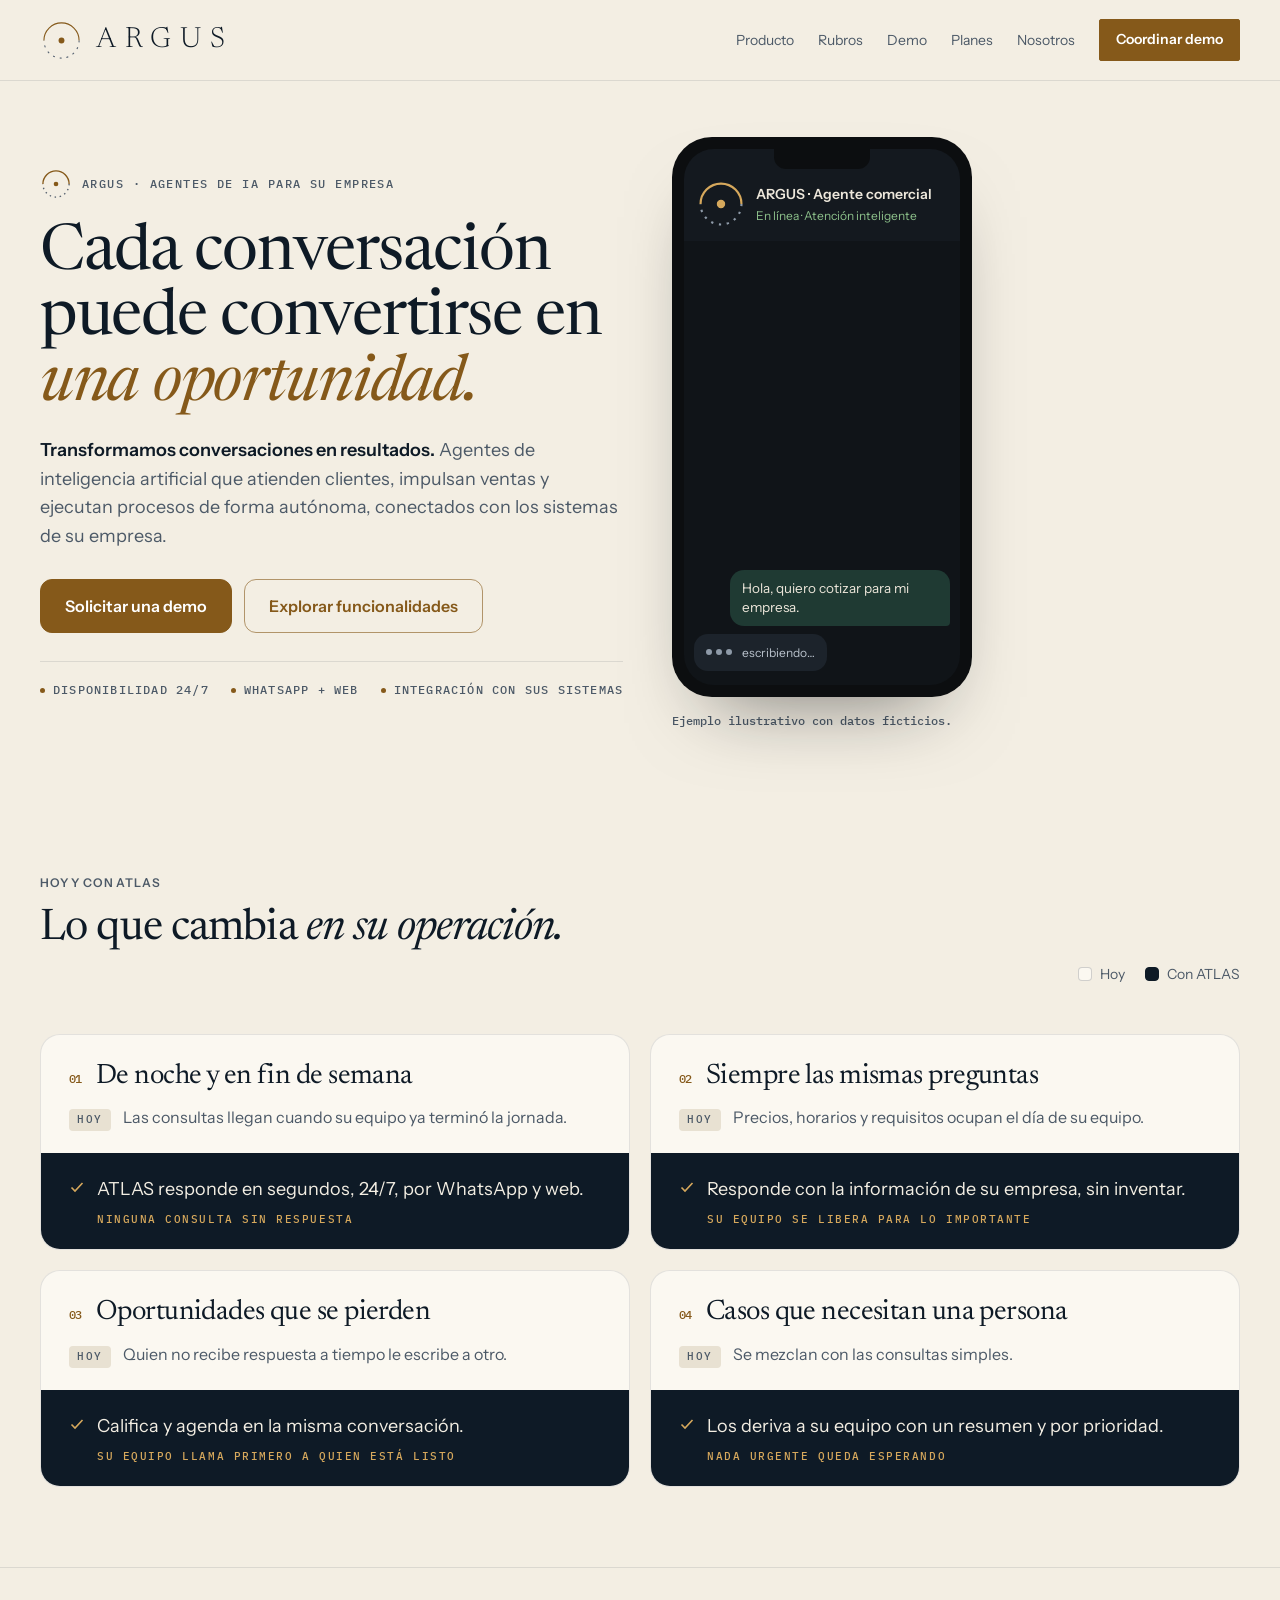
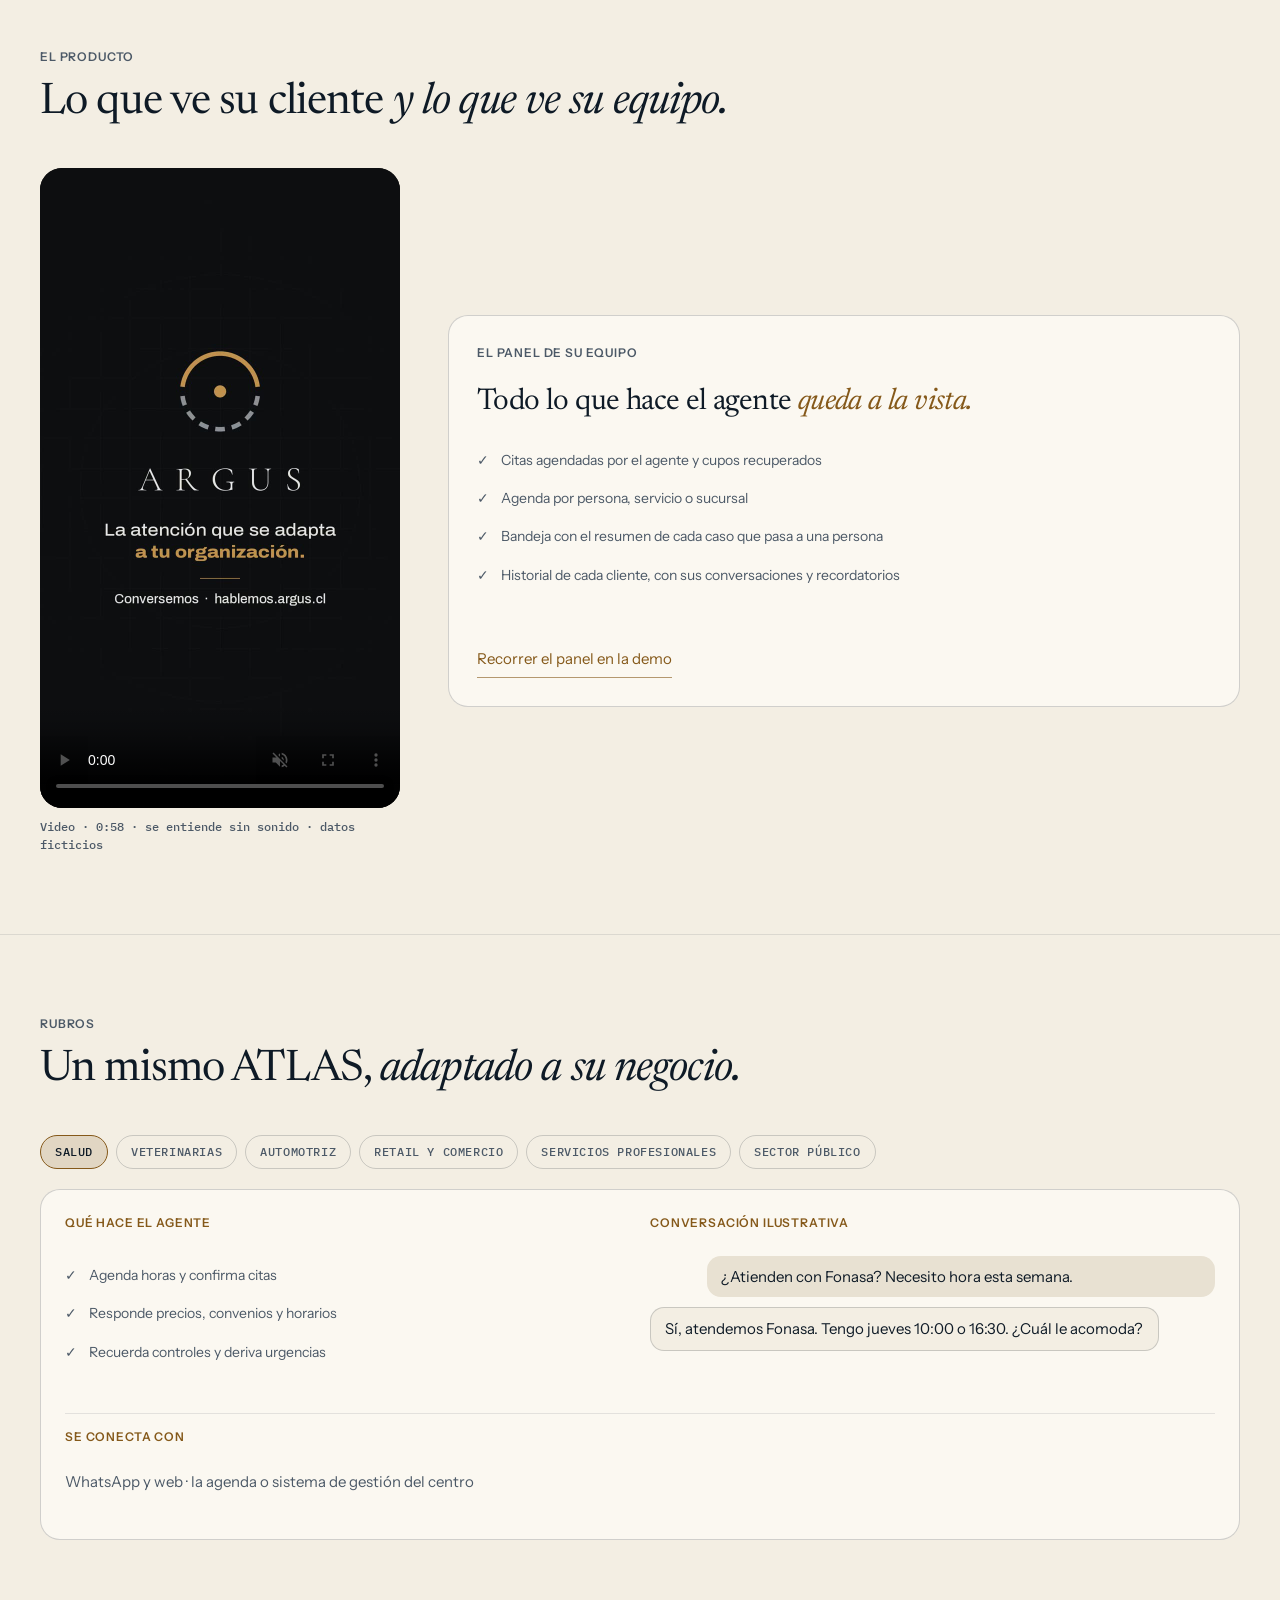
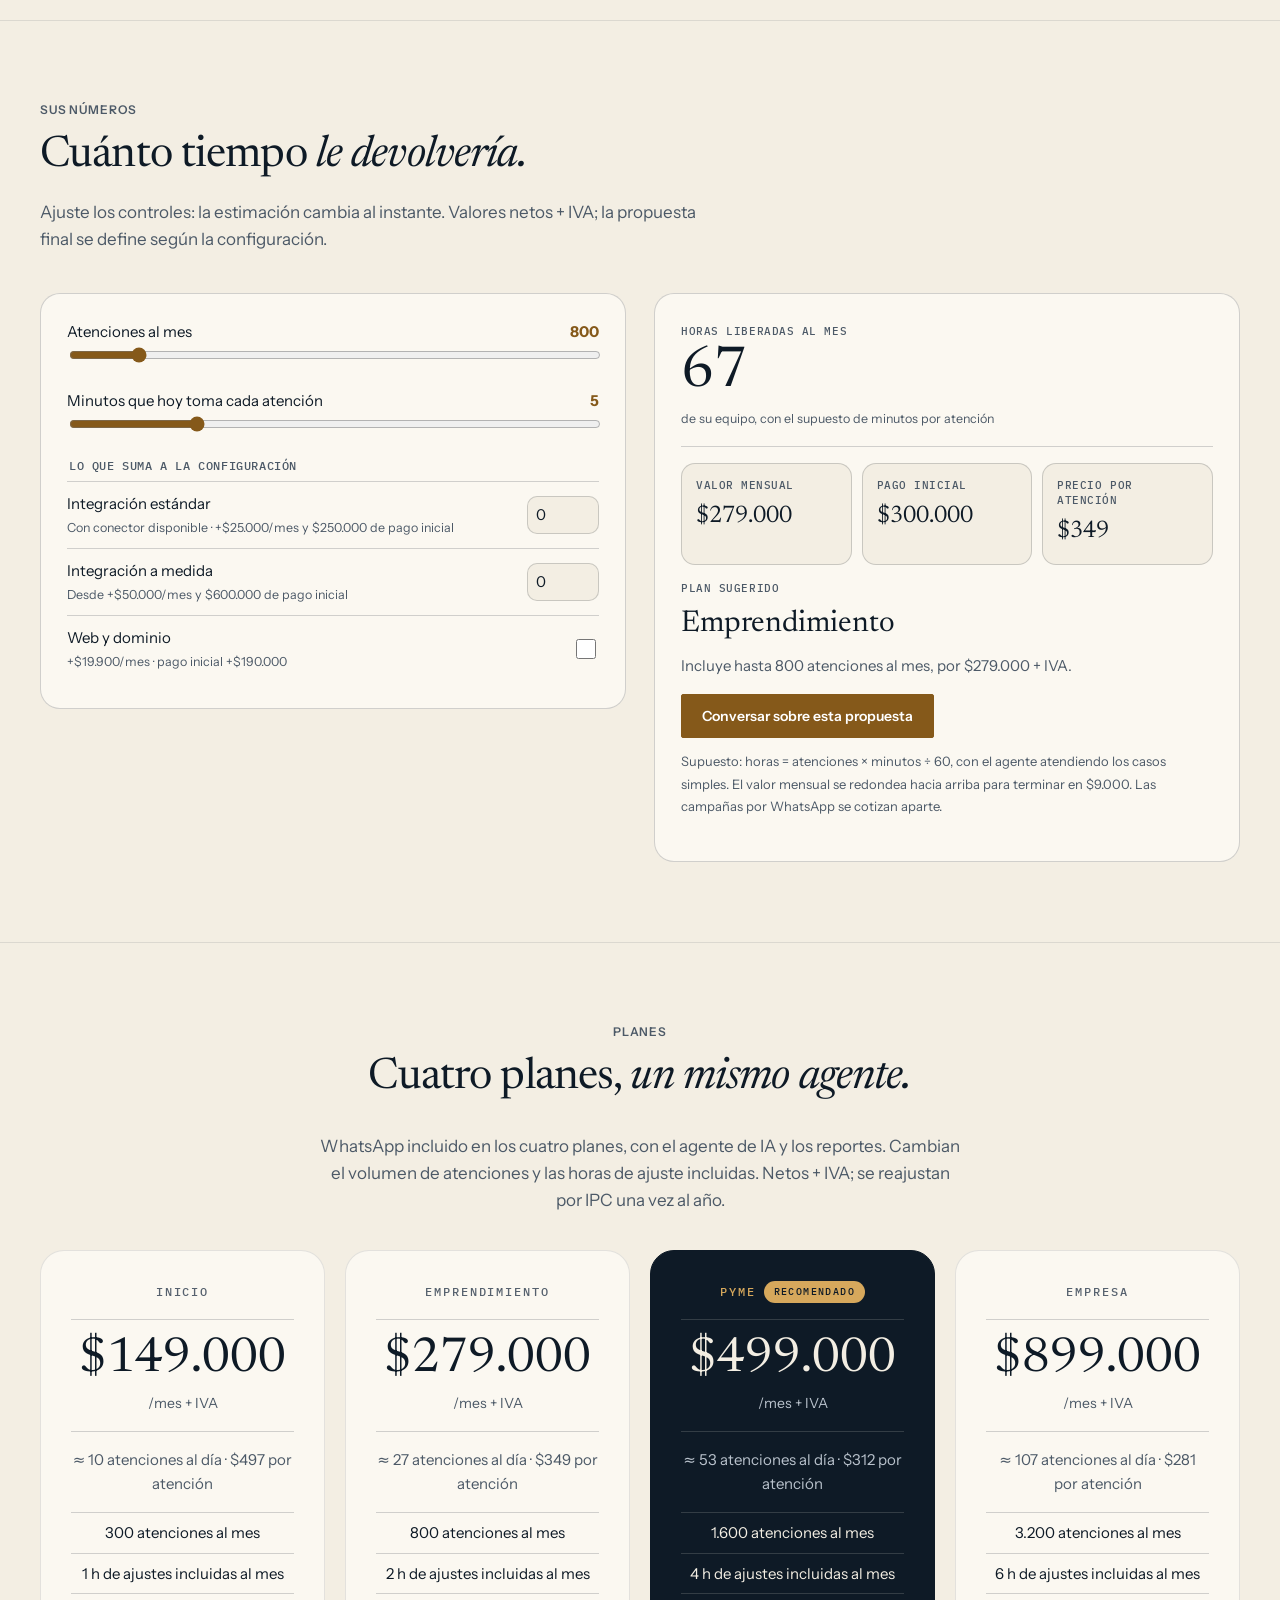
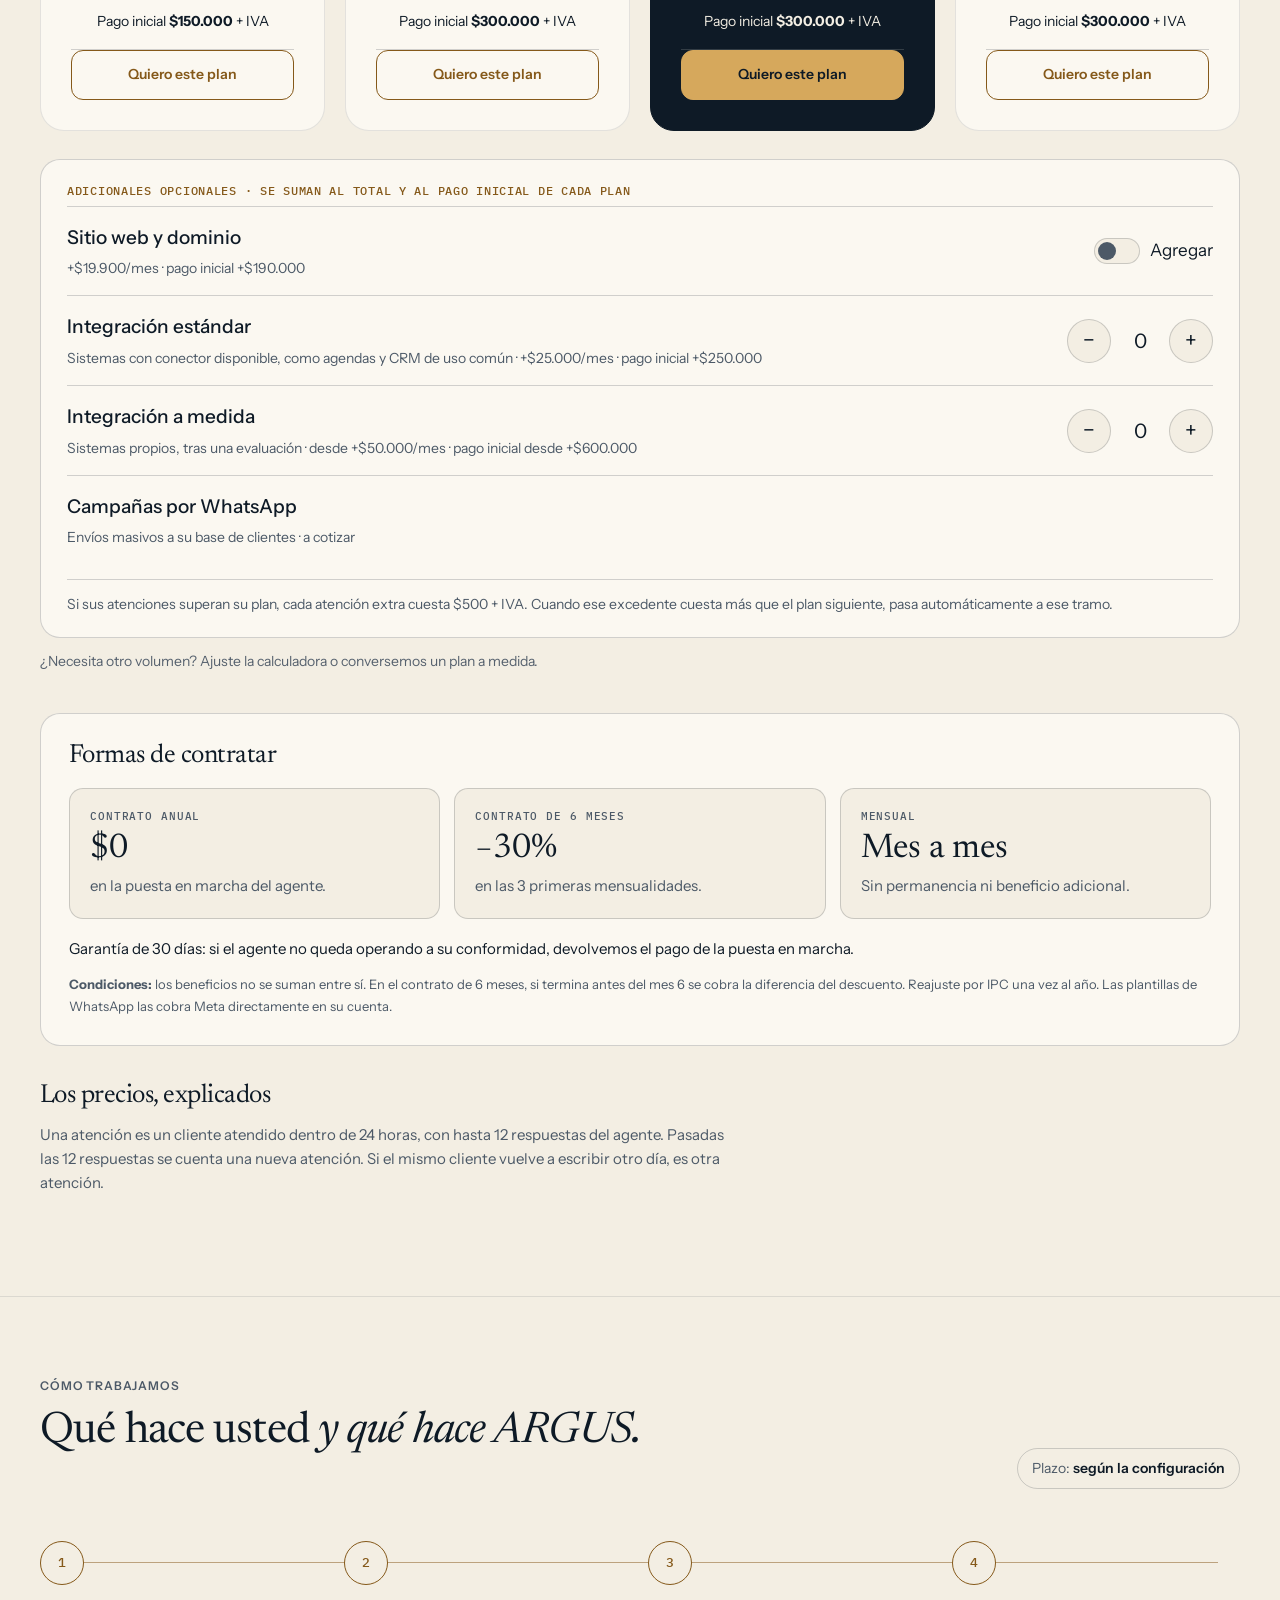
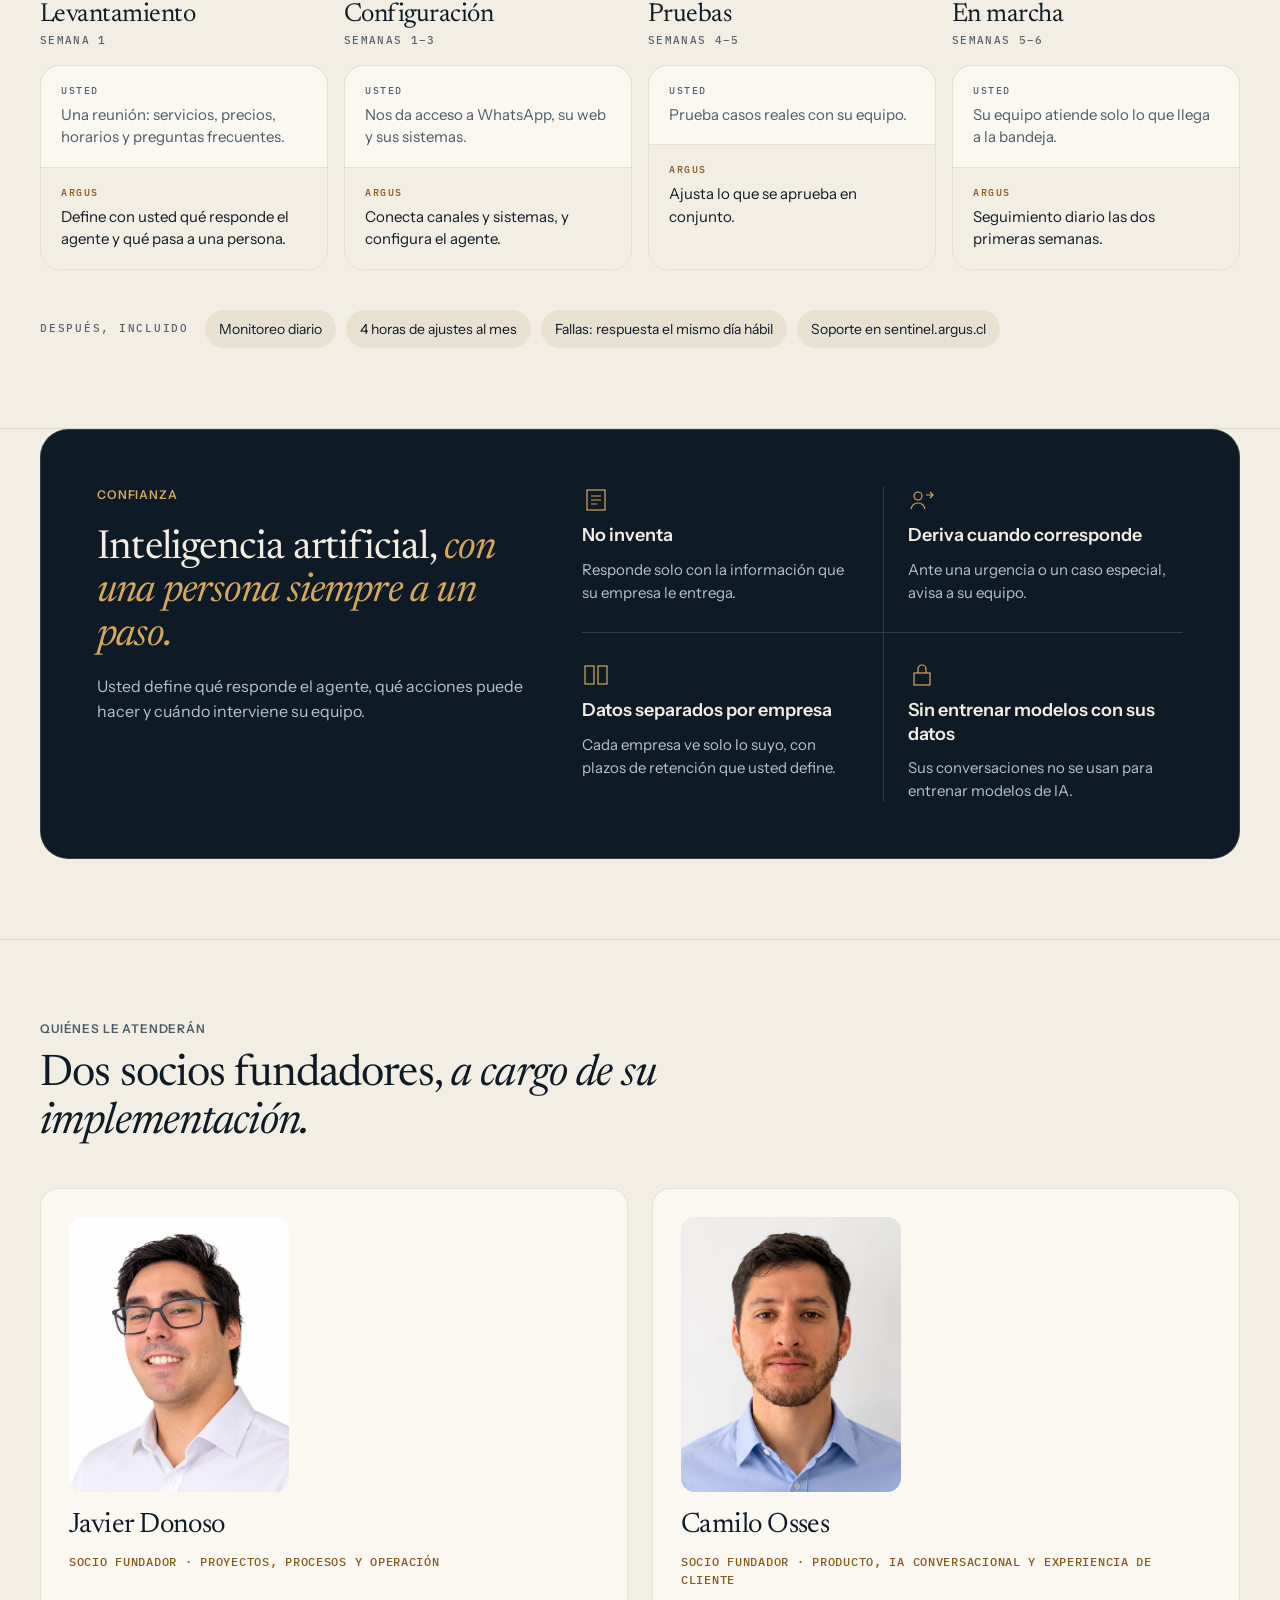
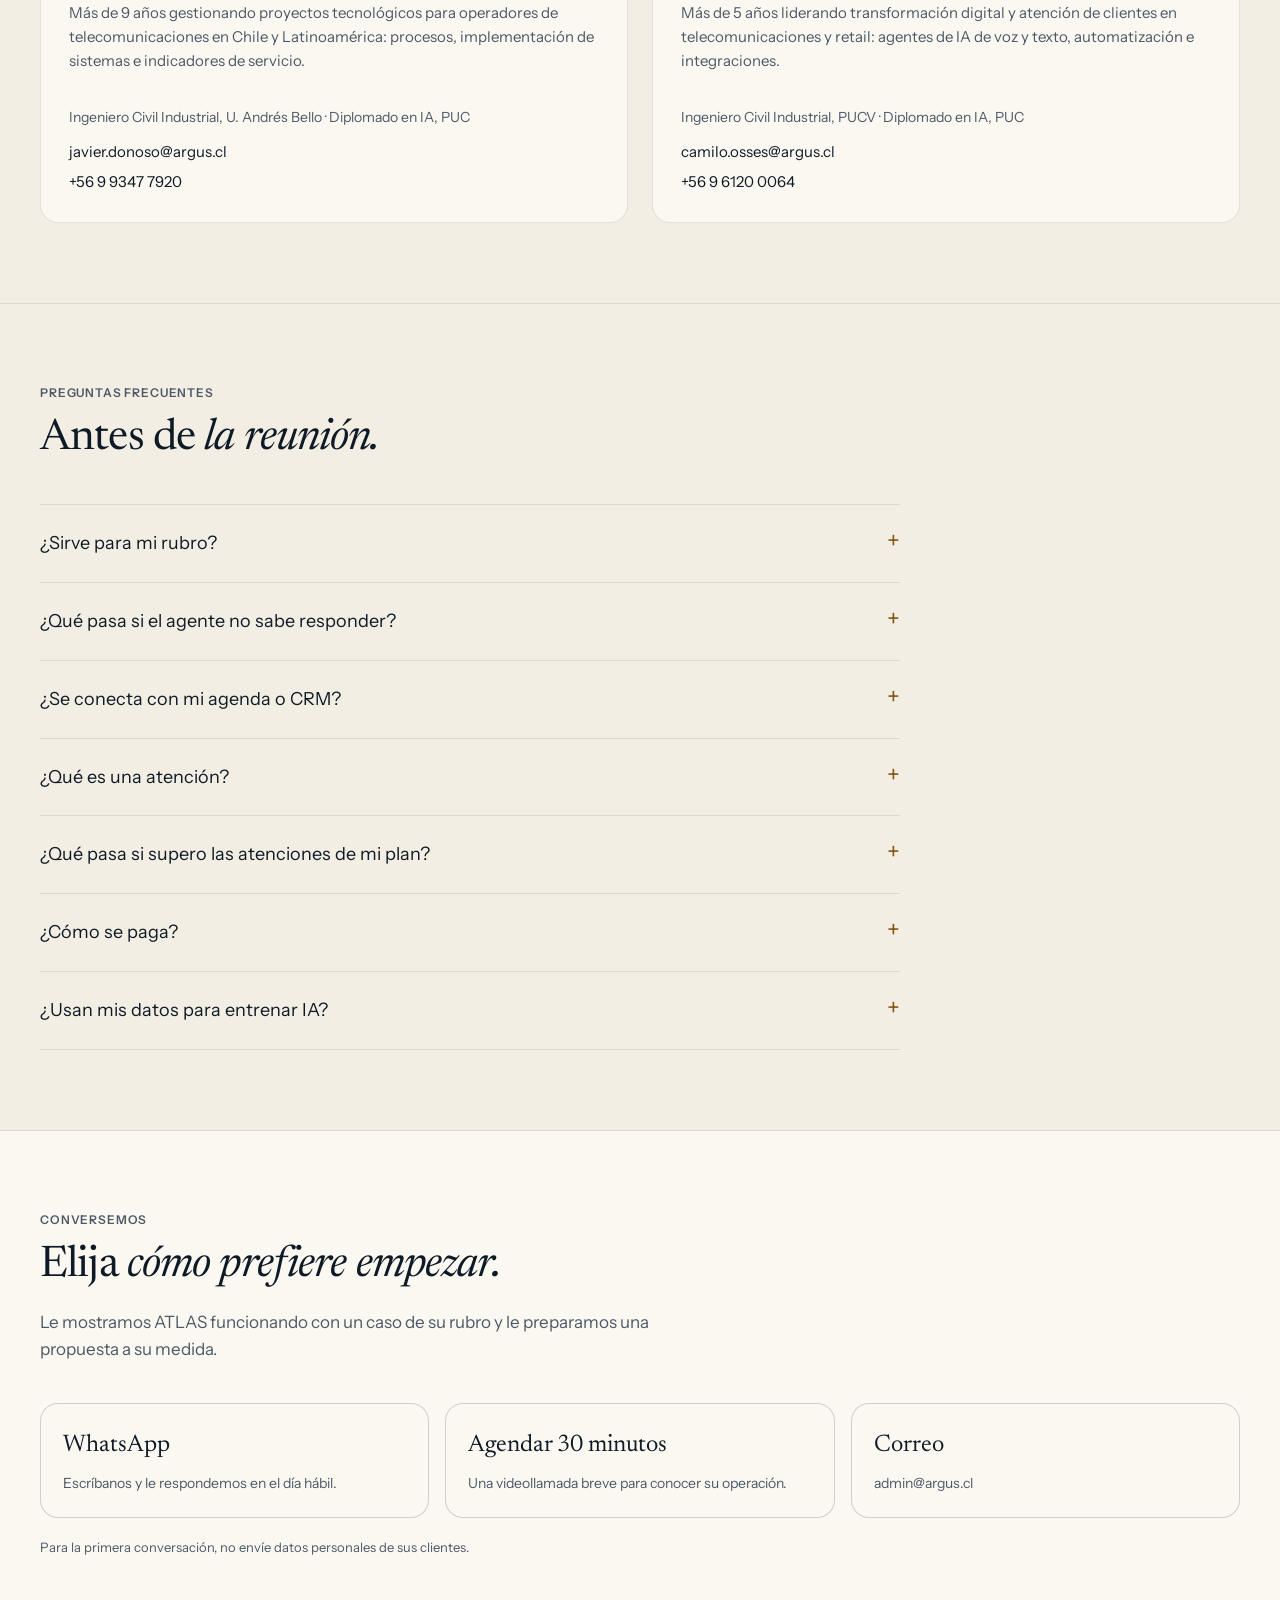
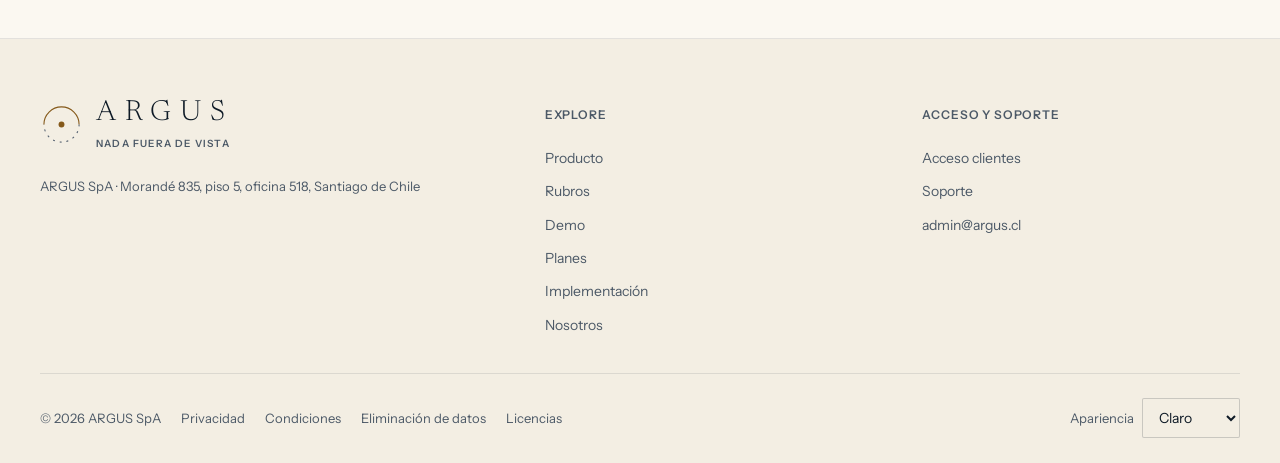
<file: index.html>
<!doctype html><html lang="es-CL"><head><meta charset="utf-8"><meta name="viewport" content="width=device-width, initial-scale=1"><title>ATLAS: agentes de IA que atienden, agendan y venden por WhatsApp y web | ARGUS</title><meta name="description" content="ATLAS responde 24/7 por WhatsApp y en su sitio web con la información de su empresa, agenda, califica oportunidades y deriva a su equipo. Desde $149.000 + IVA al mes."><link rel="canonical" href="https://www.argus.cl/"><meta property="og:type" content="website"><meta property="og:locale" content="es_CL"><meta property="og:site_name" content="ARGUS"><meta property="og:title" content="Su atención, a toda hora · ATLAS by ARGUS"><meta property="og:description" content="Agentes de IA que atienden, agendan y venden por WhatsApp y en su sitio web."><meta property="og:url" content="https://www.argus.cl/"><meta property="og:image" content="https://www.argus.cl/assets/media/atlas-demo-argus-poster.jpg"><meta property="og:image:alt" content="ATLAS by ARGUS: la atención que se adapta a su organización"><meta name="twitter:card" content="summary_large_image"><meta name="twitter:image" content="https://www.argus.cl/assets/media/atlas-demo-argus-poster.jpg"><meta name="theme-color" content="#F3EEE3"><link rel="icon" href="/favicon.ico" sizes="48x48"><link rel="icon" href="/favicon.svg" type="image/svg+xml"><link rel="icon" href="/favicon.png" type="image/png" sizes="96x96"><link rel="apple-touch-icon" href="/apple-touch-icon.png"><link rel="preconnect" href="https://fonts.googleapis.com"><link rel="preconnect" href="https://fonts.gstatic.com" crossorigin><link href="https://fonts.googleapis.com/css2?family=Newsreader:ital,opsz,wght@0,6..72,300..600;1,6..72,400&family=Instrument+Sans:wght@400..600&family=IBM+Plex+Mono:wght@400;500&display=swap" rel="stylesheet"><link rel="stylesheet" href="assets/site.css"><script type="application/ld+json">{"@context":"https://schema.org","@type":"Organization","name":"ARGUS SpA","url":"https://www.argus.cl/","logo":"https://www.argus.cl/assets/argus-app-icon-1024.png","email":"admin@argus.cl","address":{"@type":"PostalAddress","streetAddress":"Morandé 835, piso 5, oficina 518","addressLocality":"Santiago","addressCountry":"CL"}}</script><script type="application/ld+json">{"@context":"https://schema.org","@type":"FAQPage","mainEntity":[{"@type":"Question","name":"¿Sirve para mi rubro?","acceptedAnswer":{"@type":"Answer","text":"Sí. El lenguaje, las reglas y los procesos se configuran según su negocio."}},{"@type":"Question","name":"¿Qué pasa si el agente no sabe responder?","acceptedAnswer":{"@type":"Answer","text":"Deriva la conversación a su equipo con un resumen, sin inventar."}},{"@type":"Question","name":"¿Se conecta con mi agenda o CRM?","acceptedAnswer":{"@type":"Answer","text":"Sí, con una integración adicional. Si no usa un sistema de agenda, ATLAS trae la suya. Si su proveedor no habilita el acceso, ajustamos la propuesta antes de cobrar la integración."}},{"@type":"Question","name":"¿Qué es una atención?","acceptedAnswer":{"@type":"Answer","text":"Un cliente atendido dentro de 24 horas, con hasta 12 respuestas del agente. Pasadas las 12 respuestas se cuenta una nueva atención. Si el mismo cliente vuelve otro día, es otra atención."}},{"@type":"Question","name":"¿Qué pasa si supero las atenciones de mi plan?","acceptedAnswer":{"@type":"Answer","text":"El agente sigue atendiendo. Cada atención adicional cuesta $500 + IVA. El cambio al plan siguiente se hace solo cuando le sale más barato que pagar el excedente."}},{"@type":"Question","name":"¿Cómo se paga?","acceptedAnswer":{"@type":"Answer","text":"La implementación es un pago único en 3 cuotas: desde $150.000 + IVA en el plan Inicio y $300.000 + IVA en los demás planes. Con contrato anual no tiene costo. La mensualidad comienza al entregar el servicio."}},{"@type":"Question","name":"¿Usan mis datos para entrenar IA?","acceptedAnswer":{"@type":"Answer","text":"No. Cada empresa ve solo lo suyo y usted define cuánto tiempo se guardan. Tratamos los datos conforme a la Ley 21.719."}}]}</script><script src="assets/site.js" defer></script><script src="assets/hero.js" defer></script><link rel="stylesheet" href="assets/carta.css"><link rel="stylesheet" href="assets/ajustes.css"><link rel="stylesheet" href="assets/hero.css"><link rel="stylesheet" href="assets/home.css"><link rel="stylesheet" href="assets/secciones.css"><script src="assets/theme.js"></script><script type="application/ld+json">{"@context":"https://schema.org","@type":"WebSite","name":"ARGUS","url":"https://www.argus.cl/"}</script></head><body class="home"><a class="skip" href="#contenido">Ir al contenido</a><header class="masthead"><div class="container nav-inner"><a class="brand" href="index.html" aria-label="ARGUS, inicio"><svg viewBox="0 0 44 44" fill="none" aria-hidden="true"><path d="M4 22a18 18 0 0 1 36 0" stroke="currentColor" stroke-width="1.1"/><path d="M40 22a18 18 0 0 1-36 0" stroke="currentColor" stroke-width="1.1" stroke-dasharray="2 5" style="stroke:var(--gy)"/><circle cx="22" cy="22" r="3" fill="currentColor"/></svg><span>ARGUS<small>NADA FUERA DE VISTA</small></span></a><button class="menu-toggle" aria-expanded="false" aria-controls="main-nav">Menú <span aria-hidden="true">☰</span></button><nav id="main-nav" aria-label="Navegación principal"><a href="#producto" data-spy="producto">Producto</a><a href="#rubros" data-spy="rubros">Rubros</a><a href="demo.html">Demo</a><a href="planes.html">Planes</a><a href="nosotros.html">Nosotros</a><a class="button" href="https://hablemos.argus.cl" data-contact="whatsapp" data-placement="navegacion" target="_blank" rel="noopener nofollow">Coordinar demo</a><div class="nav-extra"><a href="implementacion.html">Implementación</a><a href="https://app.argus.cl">Acceso clientes</a><a href="https://sentinel.argus.cl">Soporte</a></div></nav></div></header><main id="contenido">

<section class="hx" aria-labelledby="hx-title"><div class="container hx-row"><div class="hx-copy"><p class="hx-chip"><svg class="hx-eye sm" width="32" height="32" viewBox="0 0 44 44" fill="none" aria-hidden="true"><circle class="hx-halo" cx="22" cy="22" r="17"/><g class="hx-lid"><path class="hx-arc-top" d="M4 22a18 18 0 0 1 36 0"/><path class="hx-arc-bot" d="M40 22a18 18 0 0 1-36 0"/><circle class="hx-pupil" cx="22" cy="22" r="3.2"/></g></svg><span>ARGUS · Agentes de IA para su empresa</span></p><h1 id="hx-title">Cada conversación puede convertirse en <em>una oportunidad.</em></h1><p class="hx-lead"><strong>Transformamos conversaciones en resultados.</strong> Agentes de inteligencia artificial que atienden clientes, impulsan ventas y ejecutan procesos de forma autónoma, conectados con los sistemas de su empresa.</p><div class="hero3-ctas"><a class="button hero3-primary" href="https://hablemos.argus.cl" data-contact="whatsapp" data-placement="portada" target="_blank" rel="noopener nofollow" data-evt="cta_whatsapp_hero">Solicitar una demo</a><a class="button secondary" href="#producto">Explorar funcionalidades</a></div><ul class="hx-facts"><li>Disponibilidad 24/7</li><li>WhatsApp + web</li><li>Integración con sus sistemas</li></ul></div><figure class="hx-demo"><p class="vh">Ejemplo ilustrativo con datos ficticios: un cliente pide cotizar por WhatsApp. El agente pregunta cuántas consultas recibe y por qué canal, recomienda el plan Pyme, agenda una demo para mañana a las 11:00 y avisa al equipo comercial con un resumen. Resultado: oportunidad comercial identificada.</p><div class="hx-phone" aria-hidden="true"><div class="hx-notch"></div><div class="hx-head"><svg class="hx-eye lg" width="50" height="50" viewBox="0 0 44 44" fill="none" aria-hidden="true"><circle class="hx-halo" cx="22" cy="22" r="17"/><g class="hx-lid"><path class="hx-arc-top" d="M4 22a18 18 0 0 1 36 0"/><path class="hx-arc-bot" d="M40 22a18 18 0 0 1-36 0"/><circle class="hx-pupil" cx="22" cy="22" r="3.2"/></g></svg><div><b>ARGUS · Agente comercial</b><small>En línea · Atención inteligente</small></div></div><div class="hx-msgs"><p class="hx-m u">Hola, quiero cotizar para mi empresa.</p><p class="hx-m a">Con gusto. ¿Cuántas consultas recibe al día y por qué canal?</p><p class="hx-m u">Unas 40, casi todas por WhatsApp.</p><p class="hx-m a">El plan Pyme le calza: atención 24/7 y conexión con sus sistemas. ¿Agendo una demo mañana a las 11:00?</p><p class="hx-m u">Sí, perfecto.</p><p class="hx-m a"><b class="ok">Listo.</b> Demo agendada y su ejecutivo ya tiene el resumen.</p><p class="hx-typing"><i></i><i></i><i></i><span>escribiendo…</span></p></div></div><div class="hx-card" aria-hidden="true"><span class="hx-kick">Resultado de la conversación</span><b class="hx-title">Oportunidad comercial identificada</b><dl><div><dt>Interés</dt><dd>Cotización</dd></div><div><dt>Canal</dt><dd>WhatsApp</dd></div><div><dt>Volumen</dt><dd>~40 al día</dd></div></dl><ul><li><span class="ck">✓</span><span>Demo agendada<small>Mañana 11:00</small></span></li><li><span class="ck">✓</span><span>Equipo comercial avisado<small>Con resumen</small></span></li></ul></div><figcaption class="hx-note">Ejemplo ilustrativo con datos ficticios.</figcaption></figure></div></section>

<section class="section" id="hoy-con-atlas"><div class="container"><div class="chg-head"><div class="section-heading stacked"><span class="eyebrow">Hoy y con ATLAS</span><h2>Lo que cambia <em>en su operación.</em></h2></div><p class="chg-legend" aria-hidden="true"><span><i class="k-hoy"></i>Hoy</span><span><i class="k-atlas"></i>Con ATLAS</span></p></div><ul class="chg-grid" aria-label="Situaciones: hoy y con ATLAS"><li class="chg-card"><div class="chg-top"><h3><span class="chg-n">01</span>De noche y en fin de semana</h3><p class="chg-hoy"><span class="chg-tag">Hoy</span>Las consultas llegan cuando su equipo ya terminó la jornada.</p></div><div class="chg-atlas"><p><svg viewBox="0 0 16 16" aria-hidden="true"><path d="M2.5 8.5l3.5 3.5 7.5-8"/></svg><span><span class="vh">Con ATLAS: </span>ATLAS responde en segundos, 24/7, por WhatsApp y web.</span></p><small><span class="r-full">Ninguna consulta sin respuesta</span><span class="r-short" aria-hidden="true">Ninguna consulta sin respuesta</span></small></div></li><li class="chg-card"><div class="chg-top"><h3><span class="chg-n">02</span>Siempre las mismas preguntas</h3><p class="chg-hoy"><span class="chg-tag">Hoy</span>Precios, horarios y requisitos ocupan el día de su equipo.</p></div><div class="chg-atlas"><p><svg viewBox="0 0 16 16" aria-hidden="true"><path d="M2.5 8.5l3.5 3.5 7.5-8"/></svg><span><span class="vh">Con ATLAS: </span>Responde con la información de su empresa, sin inventar.</span></p><small><span class="r-full">Su equipo se libera para lo importante</span><span class="r-short" aria-hidden="true">Su equipo se libera</span></small></div></li><li class="chg-card"><div class="chg-top"><h3><span class="chg-n">03</span>Oportunidades que se pierden</h3><p class="chg-hoy"><span class="chg-tag">Hoy</span>Quien no recibe respuesta a tiempo le escribe a otro.</p></div><div class="chg-atlas"><p><svg viewBox="0 0 16 16" aria-hidden="true"><path d="M2.5 8.5l3.5 3.5 7.5-8"/></svg><span><span class="vh">Con ATLAS: </span>Califica y agenda en la misma conversación.</span></p><small><span class="r-full">Su equipo llama primero a quien está listo</span><span class="r-short" aria-hidden="true">Se llama primero a quien está listo</span></small></div></li><li class="chg-card"><div class="chg-top"><h3><span class="chg-n">04</span>Casos que necesitan una persona</h3><p class="chg-hoy"><span class="chg-tag">Hoy</span>Se mezclan con las consultas simples.</p></div><div class="chg-atlas"><p><svg viewBox="0 0 16 16" aria-hidden="true"><path d="M2.5 8.5l3.5 3.5 7.5-8"/></svg><span><span class="vh">Con ATLAS: </span>Los deriva a su equipo con un resumen y por prioridad.</span></p><small><span class="r-full">Nada urgente queda esperando</span><span class="r-short" aria-hidden="true">Nada urgente queda esperando</span></small></div></li></ul><div class="chg-nav"><div class="chg-dots" aria-hidden="true"><i class="on"></i><i></i><i></i><i></i></div><div class="chg-arrows"><button type="button" class="chg-prev" aria-label="Situación anterior">←</button><button type="button" class="chg-next" aria-label="Situación siguiente">→</button></div></div></div></section>

<section class="section product-section" id="producto"><div class="container"><div class="section-heading stacked"><span class="eyebrow">El producto</span><h2>Lo que ve su cliente <em>y lo que ve su equipo.</em></h2></div>
<div class="v2-video-row"><figure class="video-demo"><video src="assets/media/atlas-demo-argus.mp4" poster="assets/media/atlas-demo-argus-poster.jpg" controls playsinline muted preload="metadata" width="720" height="1280" aria-describedby="video-demo-caption" data-evt="play_video"></video><figcaption id="video-demo-caption">Video · 0:58 · se entiende sin sonido · datos ficticios</figcaption></figure>
<div class="v2-panel-card"><span class="eyebrow">El panel de su equipo</span><h3>Todo lo que hace el agente <em>queda a la vista.</em></h3><ul class="check-list"><li>Citas agendadas por el agente y cupos recuperados</li><li>Agenda por persona, servicio o sucursal</li><li>Bandeja con el resumen de cada caso que pasa a una persona</li><li>Historial de cada cliente, con sus conversaciones y recordatorios</li></ul><a class="text-link" href="demo.html">Recorrer el panel en la demo</a></div></div>
</div></section>

<section class="section" id="rubros"><div class="container"><div class="section-heading stacked"><span class="eyebrow">Rubros</span><h2>Un mismo ATLAS, <em>adaptado a su negocio.</em></h2></div>
<div class="rub-explorer"><div class="rub-tabs" role="tablist" aria-label="Elija un rubro">
<button role="tab" id="rx-0" aria-controls="rxp" aria-selected="true" data-x="0">Salud</button><button role="tab" id="rx-1" aria-selected="false" tabindex="-1" data-x="1">Veterinarias</button><button role="tab" id="rx-2" aria-selected="false" tabindex="-1" data-x="2">Automotriz</button><button role="tab" id="rx-3" aria-selected="false" tabindex="-1" data-x="3">Retail y comercio</button><button role="tab" id="rx-4" aria-selected="false" tabindex="-1" data-x="4">Servicios profesionales</button><button role="tab" id="rx-5" aria-selected="false" tabindex="-1" data-x="5">Sector público</button></div>
<div class="rub-panel" id="rxp" role="tabpanel" aria-labelledby="rx-0"><div class="rub-do"><span class="eyebrow">Qué hace el agente</span><ul class="check-list" data-x="do"></ul></div>
<div class="rub-chat"><span class="eyebrow">Conversación ilustrativa</span><p class="u" data-x="c">¿Atienden con Fonasa? Necesito hora esta semana.</p><p class="a" data-x="a">Sí, atendemos Fonasa. Tengo jueves 10:00 o 16:30. ¿Cuál le acomoda?</p></div>
<div class="rub-con"><span class="eyebrow">Se conecta con</span><p data-x="con"></p></div></div>
</div></div></section>

<section class="section" id="calculadora"><div class="container"><div class="section-heading stacked"><span class="eyebrow">Sus números</span><h2>Cuánto tiempo <em>le devolvería.</em></h2><p>Ajuste los controles: la estimación cambia al instante. Valores netos + IVA; la propuesta final se define según la configuración.</p></div>
<div class="calc2"><div class="calc-inputs">
<label class="calc-field"><span>Atenciones al mes <b id="c-att-v">800</b></span><input id="c-att" type="range" min="100" max="6000" step="50" value="800"></label>
<label class="calc-field"><span>Minutos que hoy toma cada atención <b id="c-min-v">5</b></span><input id="c-min" type="range" min="2" max="15" step="1" value="5"></label>
<fieldset class="calc-add"><legend>Lo que suma a la configuración</legend>
<label class="calc-check"><span>Integración estándar<small>Con conector disponible · +$25.000/mes y $250.000 de pago inicial</small></span><input id="c-integ" type="number" min="0" max="10" value="0"></label>
<label class="calc-check"><span>Integración a medida<small>Desde +$50.000/mes y $600.000 de pago inicial</small></span><input id="c-medida" type="number" min="0" max="10" value="0"></label>
<label class="calc-check"><span>Web y dominio<small>+$19.900/mes · pago inicial +$190.000</small></span><input id="c-web" type="checkbox"></label>
</fieldset></div>
<div class="calc-results" aria-live="polite">
<div class="calc-hours"><span>Horas liberadas al mes</span><b id="c-h">67</b><small>de su equipo, con el supuesto de minutos por atención</small></div>
<div class="calc-out2"><div><span>Valor mensual</span><b id="c-mes">$0</b></div><div><span>Pago inicial</span><b id="c-ini">$0</b></div><div><span>Precio por atención</span><b id="c-unit">$0</b></div></div>
<div class="calc-plan-sug"><span>Plan sugerido</span><b id="c-plan">Pyme · recomendado</b><p id="c-plan-d"></p></div>
<a class="button" id="c-cta" href="https://hablemos.argus.cl" target="_blank" rel="noopener nofollow" data-contact="whatsapp" data-placement="calculadora">Conversar sobre esta propuesta</a>
<p class="small">Supuesto: horas = atenciones × minutos ÷ 60, con el agente atendiendo los casos simples. El valor mensual se redondea hacia arriba para terminar en $9.000. Las campañas por WhatsApp se cotizan aparte.</p>
</div></div></div></section>
<section class="section" id="planes"><div class="container"><div class="pl-head"><div class="section-heading stacked"><span class="eyebrow">Planes</span><h2>Cuatro planes, <em>un mismo agente.</em></h2><p>WhatsApp incluido en los cuatro planes, con el agente de IA y los reportes. Cambian el volumen de atenciones y las horas de ajuste incluidas. Netos + IVA; se reajustan por IPC una vez al año.</p></div></div>
<div class="plan-seg" role="tablist" aria-label="Elija un plan"><button type="button" role="tab" aria-selected="false" data-p="0">Inicio</button><button type="button" role="tab" aria-selected="false" data-p="1">Emprendimiento</button><button type="button" role="tab" aria-selected="true" data-p="2">Pyme</button><button type="button" role="tab" aria-selected="false" data-p="3">Empresa</button></div>
<div class="plan-cards">
<article class="plan-card" data-p="0"><div class="pc-top"><span class="eyebrow">Inicio</span></div><p class="plan-price"><b data-m="0">$149.000</b><small>/mes + IVA</small></p><p class="plan-for">≈ 10 atenciones al día · $497 por atención</p><ul class="pc-list"><li>300 atenciones al mes</li><li>1 h de ajustes incluidas al mes</li></ul><p class="pc-ini">Pago inicial <b data-i="0">$150.000</b> + IVA</p><a class="button secondary" href="https://hablemos.argus.cl?texto=Hola%2C%20quiero%20conversar%20sobre%20el%20plan%20Inicio" target="_blank" rel="noopener nofollow" data-contact="whatsapp" data-placement="planes" data-evt="cta_plan_inicio">Quiero este plan</a></article><article class="plan-card" data-p="1"><div class="pc-top"><span class="eyebrow">Emprendimiento</span></div><p class="plan-price"><b data-m="1">$279.000</b><small>/mes + IVA</small></p><p class="plan-for">≈ 27 atenciones al día · $349 por atención</p><ul class="pc-list"><li>800 atenciones al mes</li><li>2 h de ajustes incluidas al mes</li></ul><p class="pc-ini">Pago inicial <b data-i="1">$300.000</b> + IVA</p><a class="button secondary" href="https://hablemos.argus.cl?texto=Hola%2C%20quiero%20conversar%20sobre%20el%20plan%20Emprendimiento" target="_blank" rel="noopener nofollow" data-contact="whatsapp" data-placement="planes" data-evt="cta_plan_emprendimiento">Quiero este plan</a></article><article class="plan-card rec on" data-p="2"><div class="pc-top"><span class="eyebrow">Pyme</span><span class="badge">Recomendado</span></div><p class="plan-price"><b data-m="2">$499.000</b><small>/mes + IVA</small></p><p class="plan-for">≈ 53 atenciones al día · $312 por atención</p><ul class="pc-list"><li>1.600 atenciones al mes</li><li>4 h de ajustes incluidas al mes</li></ul><p class="pc-ini">Pago inicial <b data-i="2">$300.000</b> + IVA</p><a class="button" href="https://hablemos.argus.cl?texto=Hola%2C%20quiero%20conversar%20sobre%20el%20plan%20Pyme" target="_blank" rel="noopener nofollow" data-contact="whatsapp" data-placement="planes" data-evt="cta_plan_pyme">Quiero este plan</a></article><article class="plan-card" data-p="3"><div class="pc-top"><span class="eyebrow">Empresa</span></div><p class="plan-price"><b data-m="3">$899.000</b><small>/mes + IVA</small></p><p class="plan-for">≈ 107 atenciones al día · $281 por atención</p><ul class="pc-list"><li>3.200 atenciones al mes</li><li>6 h de ajustes incluidas al mes</li></ul><p class="pc-ini">Pago inicial <b data-i="3">$300.000</b> + IVA</p><a class="button secondary" href="https://hablemos.argus.cl?texto=Hola%2C%20quiero%20conversar%20sobre%20el%20plan%20Empresa" target="_blank" rel="noopener nofollow" data-contact="whatsapp" data-placement="planes" data-evt="cta_plan_empresa">Quiero este plan</a></article>
</div>
<div class="ad-panel" id="ad" aria-label="Adicionales opcionales"><div class="ad-h">Adicionales opcionales · se suman al total y al pago inicial de cada plan</div>
<div class="ad-row"><div><b>Sitio web y dominio</b><small>+$19.900/mes · pago inicial +$190.000</small></div><label class="ad-check"><input type="checkbox" id="ad-web"><span>Agregar</span></label></div>
<div class="ad-row"><div><b>Integración estándar</b><small>Sistemas con conector disponible, como agendas y CRM de uso común · +$25.000/mes · pago inicial +$250.000</small></div><div class="ad-step"><button type="button" data-k="std" data-d="-1" aria-label="Quitar una integración estándar">−</button><output id="ad-std">0</output><button type="button" data-k="std" data-d="1" aria-label="Agregar una integración estándar">+</button></div></div>
<div class="ad-row"><div><b>Integración a medida</b><small>Sistemas propios, tras una evaluación · desde +$50.000/mes · pago inicial desde +$600.000</small></div><div class="ad-step"><button type="button" data-k="medida" data-d="-1" aria-label="Quitar una integración a medida">−</button><output id="ad-medida">0</output><button type="button" data-k="medida" data-d="1" aria-label="Agregar una integración a medida">+</button></div></div>
<div class="ad-row"><div><b>Campañas por WhatsApp</b><small>Envíos masivos a su base de clientes · a cotizar</small></div></div>
<p class="ad-note">Si sus atenciones superan su plan, cada atención extra cuesta $500 + IVA. Cuando ese excedente cuesta más que el plan siguiente, pasa automáticamente a ese tramo.</p>
</div>
<p class="plans-from">¿Necesita otro volumen? <a href="#calculadora">Ajuste la calculadora</a> o <a href="https://hablemos.argus.cl" target="_blank" rel="noopener nofollow">conversemos un plan a medida</a>.</p>
<div class="contract-block"><h3>Formas de contratar</h3><div class="contract-grid"><div class="contract-card"><span class="cc-label">Contrato anual</span><b>$0</b><p>en la puesta en marcha del agente.</p></div><div class="contract-card"><span class="cc-label">Contrato de 6 meses</span><b>−30%</b><p>en las 3 primeras mensualidades.</p></div><div class="contract-card"><span class="cc-label">Mensual</span><b>Mes a mes</b><p>Sin permanencia ni beneficio adicional.</p></div></div><p class="contract-note">Garantía de 30 días: si el agente no queda operando a su conformidad, devolvemos el pago de la puesta en marcha.</p><p class="small"><strong>Condiciones:</strong> los beneficios no se suman entre sí. En el contrato de 6 meses, si termina antes del mes 6 se cobra la diferencia del descuento. Reajuste por IPC una vez al año. Las plantillas de WhatsApp las cobra Meta directamente en su cuenta.</p></div><div class="pl-extras"><h3>Además del plan mensual</h3><ul class="extras-list"><li><span>Implementación</span><b>Pago único en 3 cuotas: $150.000 + IVA en Inicio y $300.000 + IVA en los demás planes. Con contrato anual, sin costo.</b></li><li><span>Atención adicional</span><b>$500 + IVA por atención</b></li></ul><p class="small">Si supera su plan, el agente sigue atendiendo y cada atención extra cuesta $500 + IVA. El cambio al plan siguiente se hace solo cuando le sale más barato que pagar el excedente.</p></div>
<div class="pl-explain"><h3>Los precios, explicados</h3><p>Una atención es un cliente atendido dentro de 24 horas, con hasta 12 respuestas del agente. Pasadas las 12 respuestas se cuenta una nueva atención. Si el mismo cliente vuelve a escribir otro día, es otra atención.</p></div>
</div></section>

<section class="section" id="como"><div class="container"><div class="wk-head"><div class="section-heading stacked"><span class="eyebrow">Cómo trabajamos</span><h2>Qué hace usted <em>y qué hace ARGUS.</em></h2></div><p class="wk-pills"><span>Plazo: <b>según la configuración</b></span></p></div><ol class="wk-line"><li class="wk-step"><span class="wk-dot" aria-hidden="true">1</span><div class="wk-name"><h3>Levantamiento</h3><span>Semana 1</span></div><div class="wk-card"><p class="wk-you"><small>Usted</small>Una reunión: servicios, precios, horarios y preguntas frecuentes.</p><p class="wk-us"><small>ARGUS</small>Define con usted qué responde el agente y qué pasa a una persona.</p></div></li><li class="wk-step"><span class="wk-dot" aria-hidden="true">2</span><div class="wk-name"><h3>Configuración</h3><span>Semanas 1–3</span></div><div class="wk-card"><p class="wk-you"><small>Usted</small>Nos da acceso a WhatsApp, su web y sus sistemas.</p><p class="wk-us"><small>ARGUS</small>Conecta canales y sistemas, y configura el agente.</p></div></li><li class="wk-step"><span class="wk-dot" aria-hidden="true">3</span><div class="wk-name"><h3>Pruebas</h3><span>Semanas 4–5</span></div><div class="wk-card"><p class="wk-you"><small>Usted</small>Prueba casos reales con su equipo.</p><p class="wk-us"><small>ARGUS</small>Ajusta lo que se aprueba en conjunto.</p></div></li><li class="wk-step"><span class="wk-dot" aria-hidden="true">4</span><div class="wk-name"><h3>En marcha</h3><span>Semanas 5–6</span></div><div class="wk-card"><p class="wk-you"><small>Usted</small>Su equipo atiende solo lo que llega a la bandeja.</p><p class="wk-us"><small>ARGUS</small>Seguimiento diario las dos primeras semanas.</p></div></li></ol><p class="wk-after"><span class="wk-after-label">Después, incluido</span><span>Monitoreo diario</span><span>4 horas de ajustes al mes</span><span>Fallas: respuesta el mismo día hábil</span><span>Soporte en sentinel.argus.cl</span></p></div></section>

<section class="section" id="confianza"><div class="container"><div class="trust-box"><div class="trust-copy"><span class="eyebrow">Confianza</span><h2>Inteligencia artificial, <em>con una persona siempre a un paso.</em></h2><p>Usted define qué responde el agente, qué acciones puede hacer y cuándo interviene su equipo.</p></div><ul class="trust-grid"><li><svg viewBox="0 0 28 28" aria-hidden="true"><rect x="5" y="4" width="18" height="20"/><path d="M9 10h10M9 14h10M9 18h6"/></svg><h3>No inventa</h3><p>Responde solo con la información que su empresa le entrega.</p></li><li><svg viewBox="0 0 28 28" aria-hidden="true"><circle cx="10" cy="10" r="4"/><path d="M3 23c1-4 4-6 7-6s6 2 7 6M18 9h7M22 6l3 3-3 3"/></svg><h3>Deriva cuando corresponde</h3><p>Ante una urgencia o un caso especial, avisa a su equipo.</p></li><li><svg viewBox="0 0 28 28" aria-hidden="true"><rect x="3" y="5" width="9" height="18"/><rect x="16" y="5" width="9" height="18"/></svg><h3>Datos separados por empresa</h3><p>Cada empresa ve solo lo suyo, con plazos de retención que usted define.</p></li><li><svg viewBox="0 0 28 28" aria-hidden="true"><rect x="6" y="12" width="16" height="12"/><path d="M10 12V8a4 4 0 0 1 8 0v4"/></svg><h3>Sin entrenar modelos con sus datos</h3><p>Sus conversaciones no se usan para entrenar modelos de IA.</p></li></ul></div></div></section>

<section class="section" id="equipo"><div class="container"><div class="section-heading stacked"><span class="eyebrow">Quiénes le atenderán</span><h2>Dos socios fundadores, <em>a cargo de su implementación.</em></h2></div><div class="team-grid">
<article class="team-card"><picture class="photo-slot has-photo"><source srcset="assets/media/javier-donoso.webp" type="image/webp"><img src="assets/media/javier-donoso.jpg" alt="Javier Donoso, socio fundador de ARGUS" width="600" height="750" loading="lazy" decoding="async"></picture><h3>Javier Donoso</h3><p class="team-role">Socio fundador · Proyectos, procesos y operación</p><p>Más de 9 años gestionando proyectos tecnológicos para operadores de telecomunicaciones en Chile y Latinoamérica: procesos, implementación de sistemas e indicadores de servicio.</p><p class="team-edu">Ingeniero Civil Industrial, U. Andrés Bello · Diplomado en IA, PUC</p><ul class="team-contact"><li><a href="mailto:javier.donoso@argus.cl">javier.donoso@argus.cl</a></li><li><a href="https://wa.me/56993477920" target="_blank" rel="noopener" data-contact="whatsapp" data-placement="equipo">+56 9 9347 7920</a></li></ul></article>
<article class="team-card"><picture class="photo-slot has-photo"><source srcset="assets/media/camilo-osses.webp" type="image/webp"><img src="assets/media/camilo-osses.jpg" alt="Camilo Osses, socio fundador de ARGUS" width="600" height="750" loading="lazy" decoding="async"></picture><h3>Camilo Osses</h3><p class="team-role">Socio fundador · Producto, IA conversacional y experiencia de cliente</p><p>Más de 5 años liderando transformación digital y atención de clientes en telecomunicaciones y retail: agentes de IA de voz y texto, automatización e integraciones.</p><p class="team-edu">Ingeniero Civil Industrial, PUCV · Diplomado en IA, PUC</p><ul class="team-contact"><li><a href="mailto:camilo.osses@argus.cl">camilo.osses@argus.cl</a></li><li><a href="https://wa.me/56961200064" target="_blank" rel="noopener" data-contact="whatsapp_camilo" data-placement="equipo">+56 9 6120 0064</a></li></ul></article>
</div></div></section>

<section class="section" id="preguntas"><div class="container faq-wrap"><div class="section-heading stacked"><span class="eyebrow">Preguntas frecuentes</span><h2>Antes de <em>la reunión.</em></h2></div><div class="faq"><details><summary>¿Sirve para mi rubro?<span aria-hidden="true">+</span></summary><p>Sí. El lenguaje, las reglas y los procesos se configuran según su negocio.</p></details><details><summary>¿Qué pasa si el agente no sabe responder?<span aria-hidden="true">+</span></summary><p>Deriva la conversación a su equipo con un resumen, sin inventar.</p></details><details><summary>¿Se conecta con mi agenda o CRM?<span aria-hidden="true">+</span></summary><p>Sí, con una integración adicional. Si no usa un sistema de agenda, ATLAS trae la suya. Si su proveedor no habilita el acceso, ajustamos la propuesta antes de cobrar la integración.</p></details><details><summary>¿Qué es una atención?<span aria-hidden="true">+</span></summary><p>Un cliente atendido dentro de 24 horas, con hasta 12 respuestas del agente. Pasadas las 12 respuestas se cuenta una nueva atención. Si el mismo cliente vuelve otro día, es otra atención.</p></details><details><summary>¿Qué pasa si supero las atenciones de mi plan?<span aria-hidden="true">+</span></summary><p>El agente sigue atendiendo. Cada atención adicional cuesta $500 + IVA. El cambio al plan siguiente se hace solo cuando le sale más barato que pagar el excedente.</p></details><details><summary>¿Cómo se paga?<span aria-hidden="true">+</span></summary><p>La implementación es un pago único en 3 cuotas: desde $150.000 + IVA en el plan Inicio y $300.000 + IVA en los demás planes. Con contrato anual no tiene costo. La mensualidad comienza al entregar el servicio.</p></details><details><summary>¿Usan mis datos para entrenar IA?<span aria-hidden="true">+</span></summary><p>No. Cada empresa ve solo lo suyo y usted define cuánto tiempo se guardan. Tratamos los datos conforme a la Ley 21.719.</p></details></div></div></section>

<section class="section contact-section" id="contacto"><div class="container"><div class="section-heading stacked"><span class="eyebrow">Conversemos</span><h2>Elija <em>cómo prefiere empezar.</em></h2><p>Le mostramos ATLAS funcionando con un caso de su rubro y le preparamos una propuesta a su medida.</p></div>
<div class="v2-contact"><a class="v2-way" href="https://hablemos.argus.cl" target="_blank" rel="noopener nofollow" data-contact="whatsapp" data-placement="contacto" data-evt="cta_whatsapp_contacto"><b>WhatsApp</b><span>Escríbanos y le respondemos en el día hábil.</span></a><a class="v2-way" href="mailto:admin@argus.cl?subject=Agendar%2030%20minutos" data-contact="email" data-placement="contacto" data-evt="cta_agendar"><b>Agendar 30 minutos</b><span>Una videollamada breve para conocer su operación.</span></a><a class="v2-way" href="mailto:admin@argus.cl" data-contact="email" data-placement="contacto"><b>Correo</b><span>admin@argus.cl</span></a></div>
<p class="small contact-privacy">Para la primera conversación, no envíe datos personales de sus clientes.</p></div></section></main>

<footer class="footer"><div class="container footer-grid"><div><a class="brand" href="index.html"><svg viewBox="0 0 44 44" fill="none" aria-hidden="true"><path d="M4 22a18 18 0 0 1 36 0" stroke="currentColor" stroke-width="1.1"/><path d="M40 22a18 18 0 0 1-36 0" stroke="currentColor" stroke-width="1.1" stroke-dasharray="2 5" style="stroke:var(--gy)"/><circle cx="22" cy="22" r="3" fill="currentColor"/></svg><span>ARGUS<small>NADA FUERA DE VISTA</small></span></a><p class="small">ARGUS SpA · Morandé 835, piso 5, oficina 518, Santiago de Chile</p></div><div><span class="eyebrow">Explore</span><a href="#producto">Producto</a><a href="#rubros">Rubros</a><a href="demo.html">Demo</a><a href="planes.html">Planes</a><a href="implementacion.html">Implementación</a><a href="nosotros.html">Nosotros</a></div><div><span class="eyebrow">Acceso y soporte</span><a href="https://app.argus.cl">Acceso clientes</a><a href="https://sentinel.argus.cl">Soporte</a><a href="mailto:admin@argus.cl" data-contact="email" data-placement="footer">admin@argus.cl</a></div></div><div class="container footer-bottom"><span>© 2026 ARGUS SpA</span><div><a href="privacidad.html">Privacidad</a><a href="terminos.html">Condiciones</a><a href="eliminacion-datos.html">Eliminación de datos</a><a href="licencias/">Licencias</a></div></div></footer>
<script>
(function(){
  var RUB=[
    {do:['Agenda horas y confirma citas','Responde precios, convenios y horarios','Recuerda controles y deriva urgencias'],c:'¿Atienden con Fonasa? Necesito hora esta semana.',a:'Sí, atendemos Fonasa. Tengo jueves 10:00 o 16:30. ¿Cuál le acomoda?',con:'WhatsApp y web · la agenda o sistema de gestión del centro'},
    {do:['Recuerda vacunas y controles','Agenda la visita del animal','Deriva urgencias con un resumen'],c:'A Luna le toca la vacuna, ¿tienen hora el sábado?',a:'Tengo sábado 11:00 o 12:30. ¿Le reservo una?',con:'WhatsApp y web · la agenda o sistema de gestión de la veterinaria'},
    {do:['Identifica el repuesto por patente','Agenda el servicio en el taller','Informa disponibilidad en stock'],c:'Necesito pastillas de freno, patente KJTR45.',a:'Para su Corolla 2019 tengo pastillas delanteras en stock. ¿Le agendo la instalación?',con:'WhatsApp y web · el sistema de inventario y agenda del taller'},
    {do:['Informa stock, pedidos y despacho','Avisa el estado de cada envío','Atiende cambios y consultas simples'],c:'¿Dónde va mi pedido 4821?',a:'Va en camino. Llega mañana entre 10:00 y 14:00.',con:'WhatsApp y web · el sistema de pedidos y despacho'},
    {do:['Califica prospectos','Agenda reuniones con el profesional','Reúne los datos básicos del caso'],c:'Quiero cotizar contabilidad para mi pyme.',a:'¿Cuántos trabajadores tiene y en qué rubro está? Con eso le agendo una reunión.',con:'WhatsApp y web · la agenda del estudio o su CRM'},
    {do:['Orienta sobre trámites y requisitos','Agenda horas en la oficina que corresponde','Responde a cualquier hora'],c:'¿Qué necesito para renovar mi licencia?',a:'Necesita carnet vigente y certificado de residencia. Atendemos de lunes a viernes, 8:30 a 13:30.',con:'WhatsApp y web · la agenda de atención de la municipalidad'}
  ];
  var tabs=[].slice.call(document.querySelectorAll('.rub-tabs [role=tab]'));
  var p=document.getElementById('rxp');
  function q(k){return p.querySelector('[data-x="'+k+'"]');}
  function show(i){
    var r=RUB[i];
    q('do').innerHTML=r.do.map(function(t){return '<li><svg viewBox="0 0 20 20" fill="none" stroke="currentColor" stroke-width="1.8" aria-hidden="true"><path d="M4.5 10.5l3.5 3.5 7.5-8"/></svg><span>'+t+'</span></li>';}).join('');
    q('c').textContent=r.c; q('a').textContent=r.a; q('con').textContent=r.con;
    tabs.forEach(function(t,j){t.setAttribute('aria-selected',j===i?'true':'false');t.tabIndex=j===i?0:-1;});
    p.setAttribute('aria-labelledby',tabs[i].id);
  }
  tabs.forEach(function(t,i){
    t.addEventListener('click',function(){show(i);});
    t.addEventListener('keydown',function(e){
      if(e.key==='ArrowRight'||e.key==='ArrowLeft'){var n=(i+(e.key==='ArrowRight'?1:-1)+tabs.length)%tabs.length;tabs[n].focus();show(n);e.preventDefault();}
    });
  });
  show(0);


})();
</script>
<script src="assets/planes.js" defer></script><script src="assets/configurador.js" defer></script></body></html>
</file>
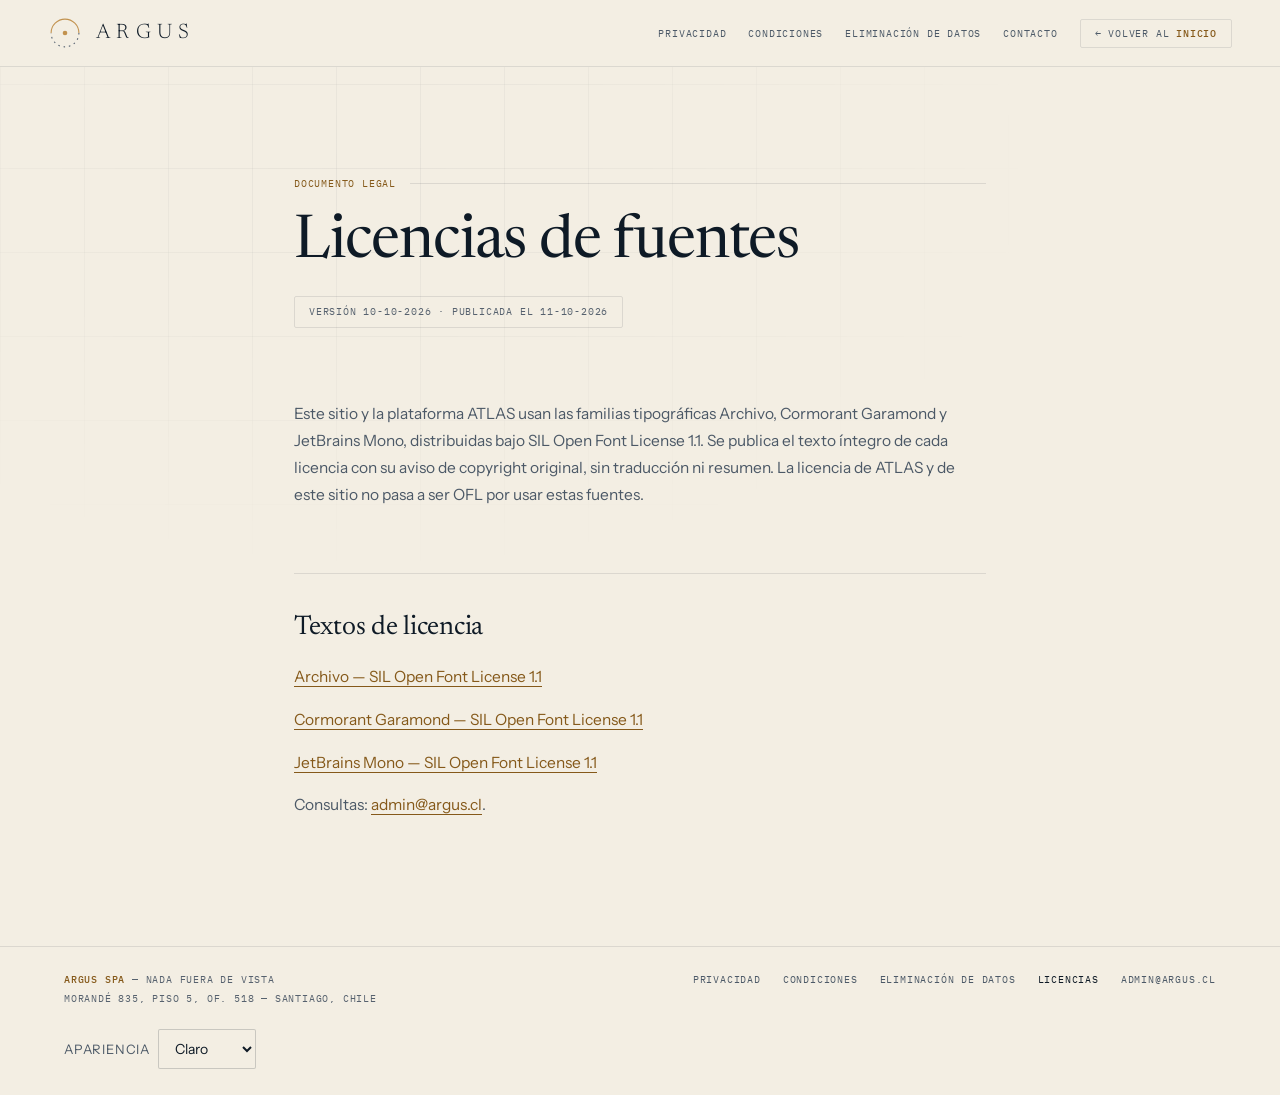
<file: licencias/index.html>
<!doctype html>
<html lang="es-CL">
<head>
<meta charset="UTF-8">
<meta name="viewport" content="width=device-width, initial-scale=1.0">
<title>Licencias de fuentes — ARGUS</title>
<link rel="canonical" href="https://www.argus.cl/licencias/">
<link rel="icon" href="/favicon.ico" sizes="48x48"><link rel="icon" href="/favicon.svg" type="image/svg+xml"><link rel="icon" href="/favicon.png" type="image/png" sizes="96x96"><link rel="apple-touch-icon" href="/apple-touch-icon.png">
<link rel="stylesheet" href="/styles.css">
<link rel="stylesheet" href="../assets/carta.css"><link rel="stylesheet" href="../assets/ajustes.css"><script src="../assets/theme.js"></script></head>
<body class="legal">
<div class="bg-grid" aria-hidden="true"></div>

<nav class="top">
  <a class="brand" href="/" aria-label="ARGUS — inicio"><svg class="mark" viewBox="0 0 44 44" fill="none" aria-hidden="true"><path d="M4 22a18 18 0 0 1 36 0" stroke="#C2924F" stroke-width="1.4"/><path d="M40 22a18 18 0 0 1-36 0" stroke="#5A5F66" stroke-width="1.4" stroke-dasharray="2 5"/><circle cx="22" cy="22" r="3" fill="#C2924F"/></svg><span class="wordmark">ARGUS</span></a>
  <div class="nav-r">
    <a href="/privacidad.html">Privacidad</a><a href="/terminos.html">Condiciones</a><a href="/eliminacion-datos.html">Eliminación de datos</a><a href="mailto:admin@argus.cl">Contacto</a>
    <a class="badge" href="/">← Volver al <b>inicio</b></a>
  </div>
</nav>

<main>
  <div class="kicker">DOCUMENTO LEGAL</div>
  <h2>Licencias de fuentes</h2>
  <p class="fecha mono-label">VERSIÓN 10-10-2026 · PUBLICADA EL 11-10-2026</p>
  <p>Este sitio y la plataforma ATLAS usan las familias tipográficas Archivo, Cormorant Garamond y JetBrains Mono, distribuidas bajo SIL Open Font License 1.1. Se publica el texto íntegro de cada licencia con su aviso de copyright original, sin traducción ni resumen. La licencia de ATLAS y de este sitio no pasa a ser OFL por usar estas fuentes.</p>
  <h3>Textos de licencia</h3>
  <p><a class="inline" href="/licencias/archivo-OFL.txt">Archivo — SIL Open Font License 1.1</a></p>
  <p><a class="inline" href="/licencias/cormorant-garamond-OFL.txt">Cormorant Garamond — SIL Open Font License 1.1</a></p>
  <p><a class="inline" href="/licencias/jetbrains-mono-OFL.txt">JetBrains Mono — SIL Open Font License 1.1</a></p>
  <p>Consultas: <a class="inline" href="mailto:admin@argus.cl">admin@argus.cl</a>.</p>
</main>

<footer class="legal-foot">
  <div class="f-row">
    <div><div><b>ARGUS SpA</b> — Nada fuera de vista</div><div class="addr">Morandé 835, piso 5, of. 518 — Santiago, Chile</div></div>
    <div class="f-links">
      <a href="/privacidad.html">Privacidad</a>
      <a href="/terminos.html">Condiciones</a>
      <a href="/eliminacion-datos.html">Eliminación de datos</a>
      <a href="/licencias/" aria-current="page">Licencias</a>
      <a href="mailto:admin@argus.cl">admin@argus.cl</a>
    </div>
  </div>
</footer>

</body>
</html>
</file>
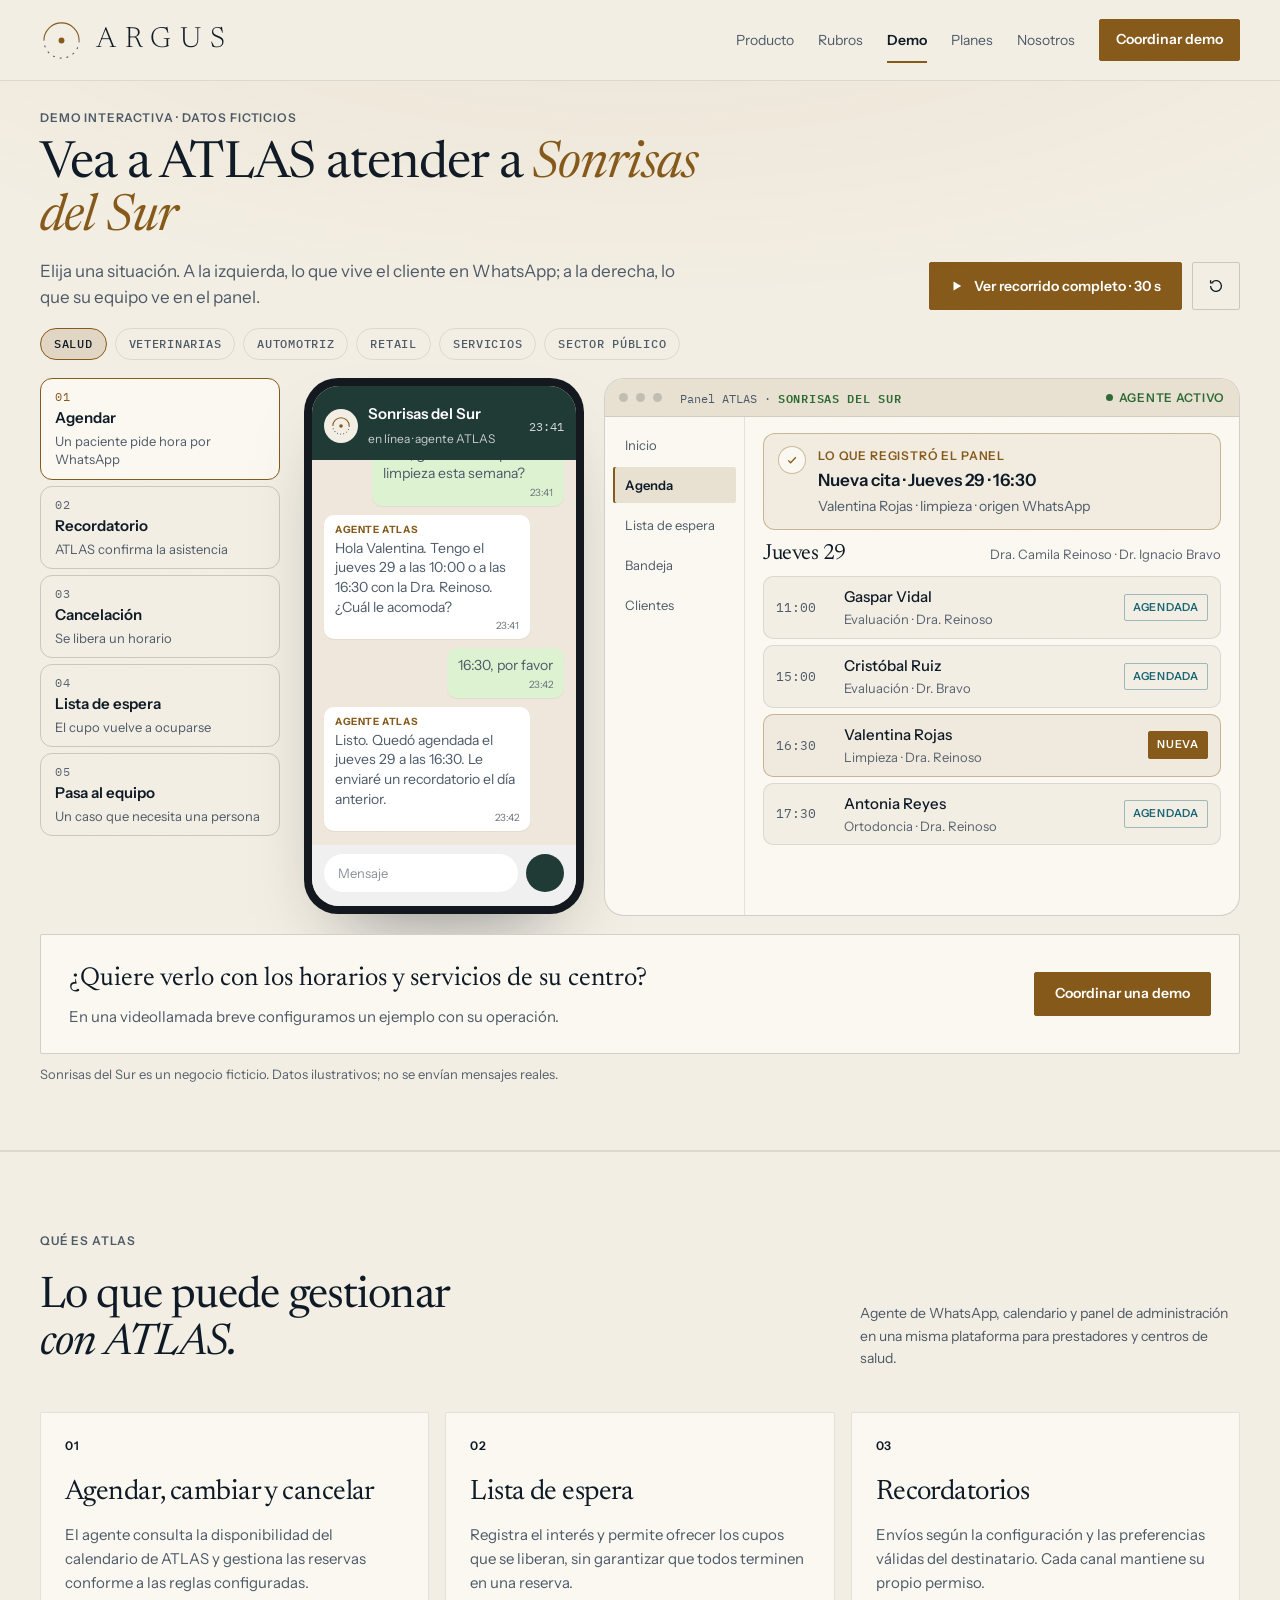
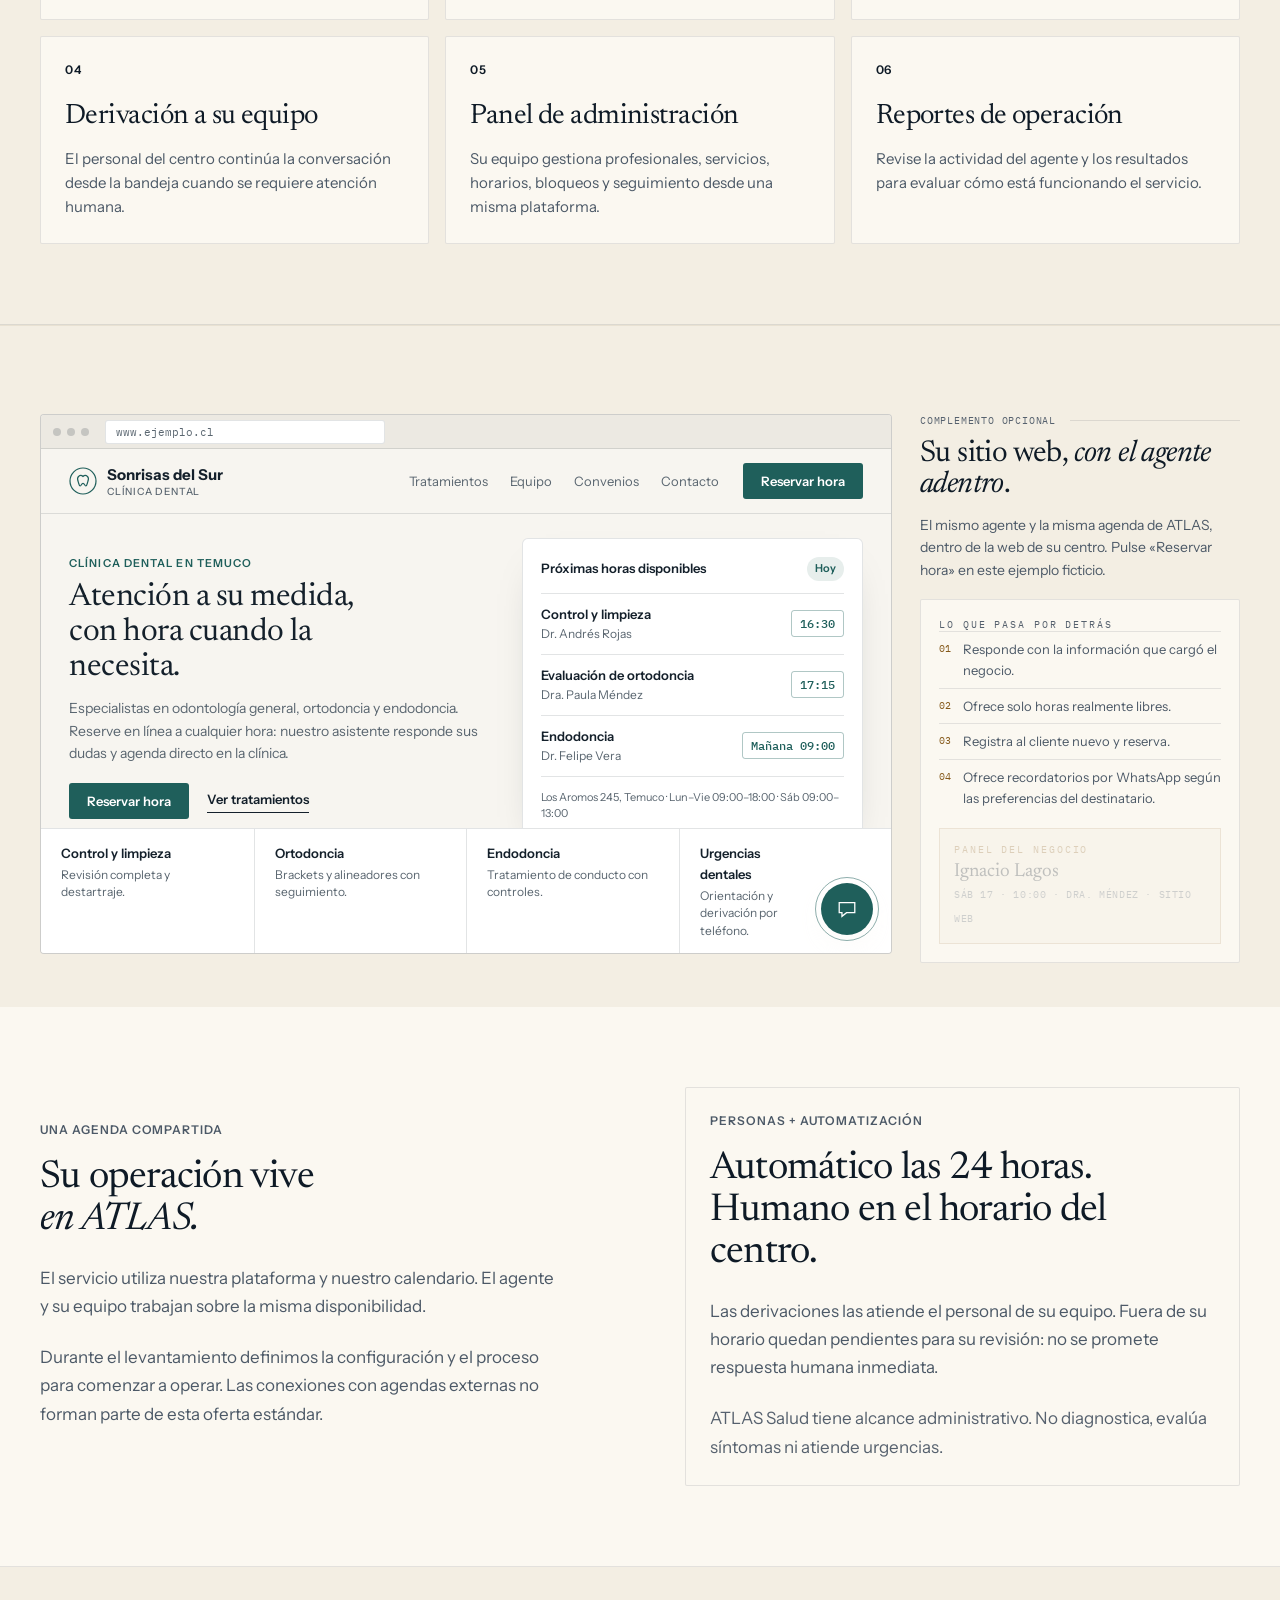
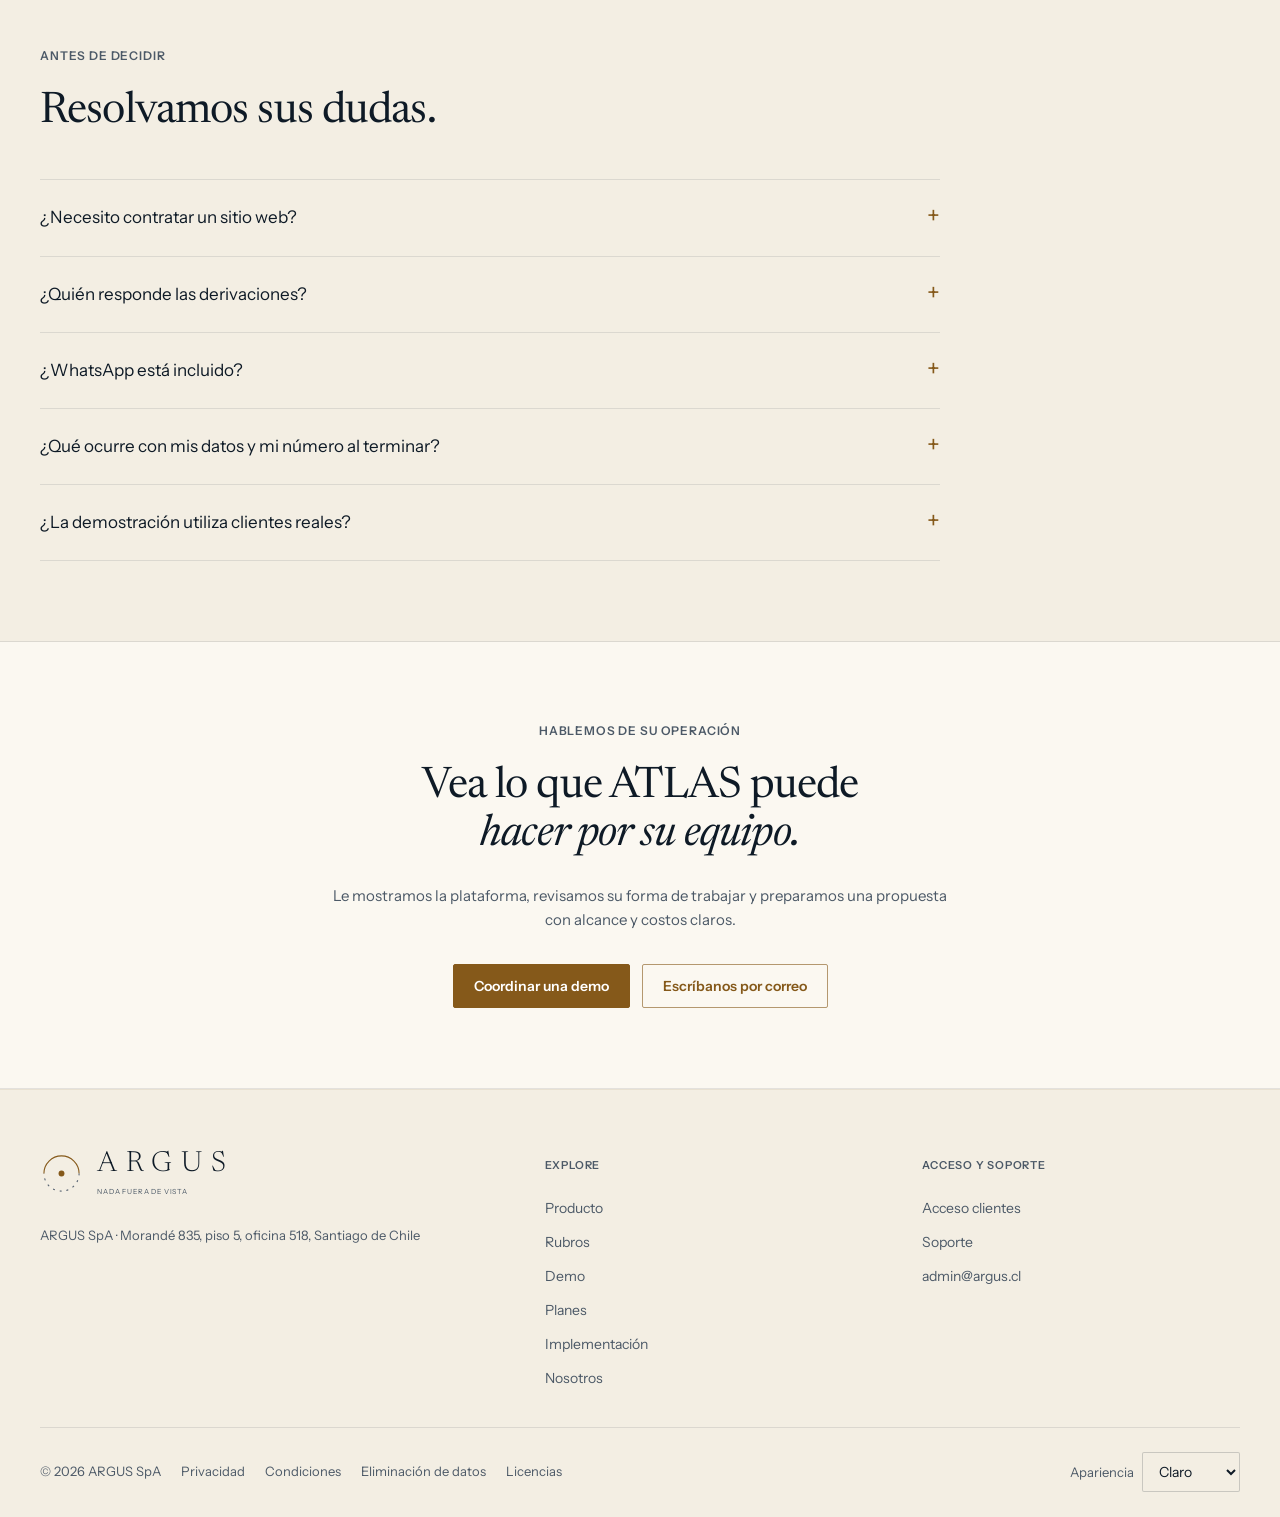
<file: atlas.html>
<!doctype html><html lang="es-CL"><head><meta charset="utf-8"><meta name="viewport" content="width=device-width, initial-scale=1"><title>ATLAS | ARGUS</title><meta name="robots" content="noindex"><link rel="canonical" href="https://www.argus.cl/demo.html"><meta http-equiv="refresh" content="0; url=demo.html#atlas"><link rel="icon" href="/favicon.ico" sizes="48x48"><link rel="icon" href="/favicon.svg" type="image/svg+xml"><link rel="icon" href="/favicon.png" type="image/png" sizes="96x96"><link rel="apple-touch-icon" href="/apple-touch-icon.png"><script>location.replace('demo.html#atlas');</script></head><body><main><h1>ATLAS ahora está en la página Demo</h1><p><a href="demo.html#atlas">Ir a la demo de ATLAS</a></p></main></body></html>
</file>
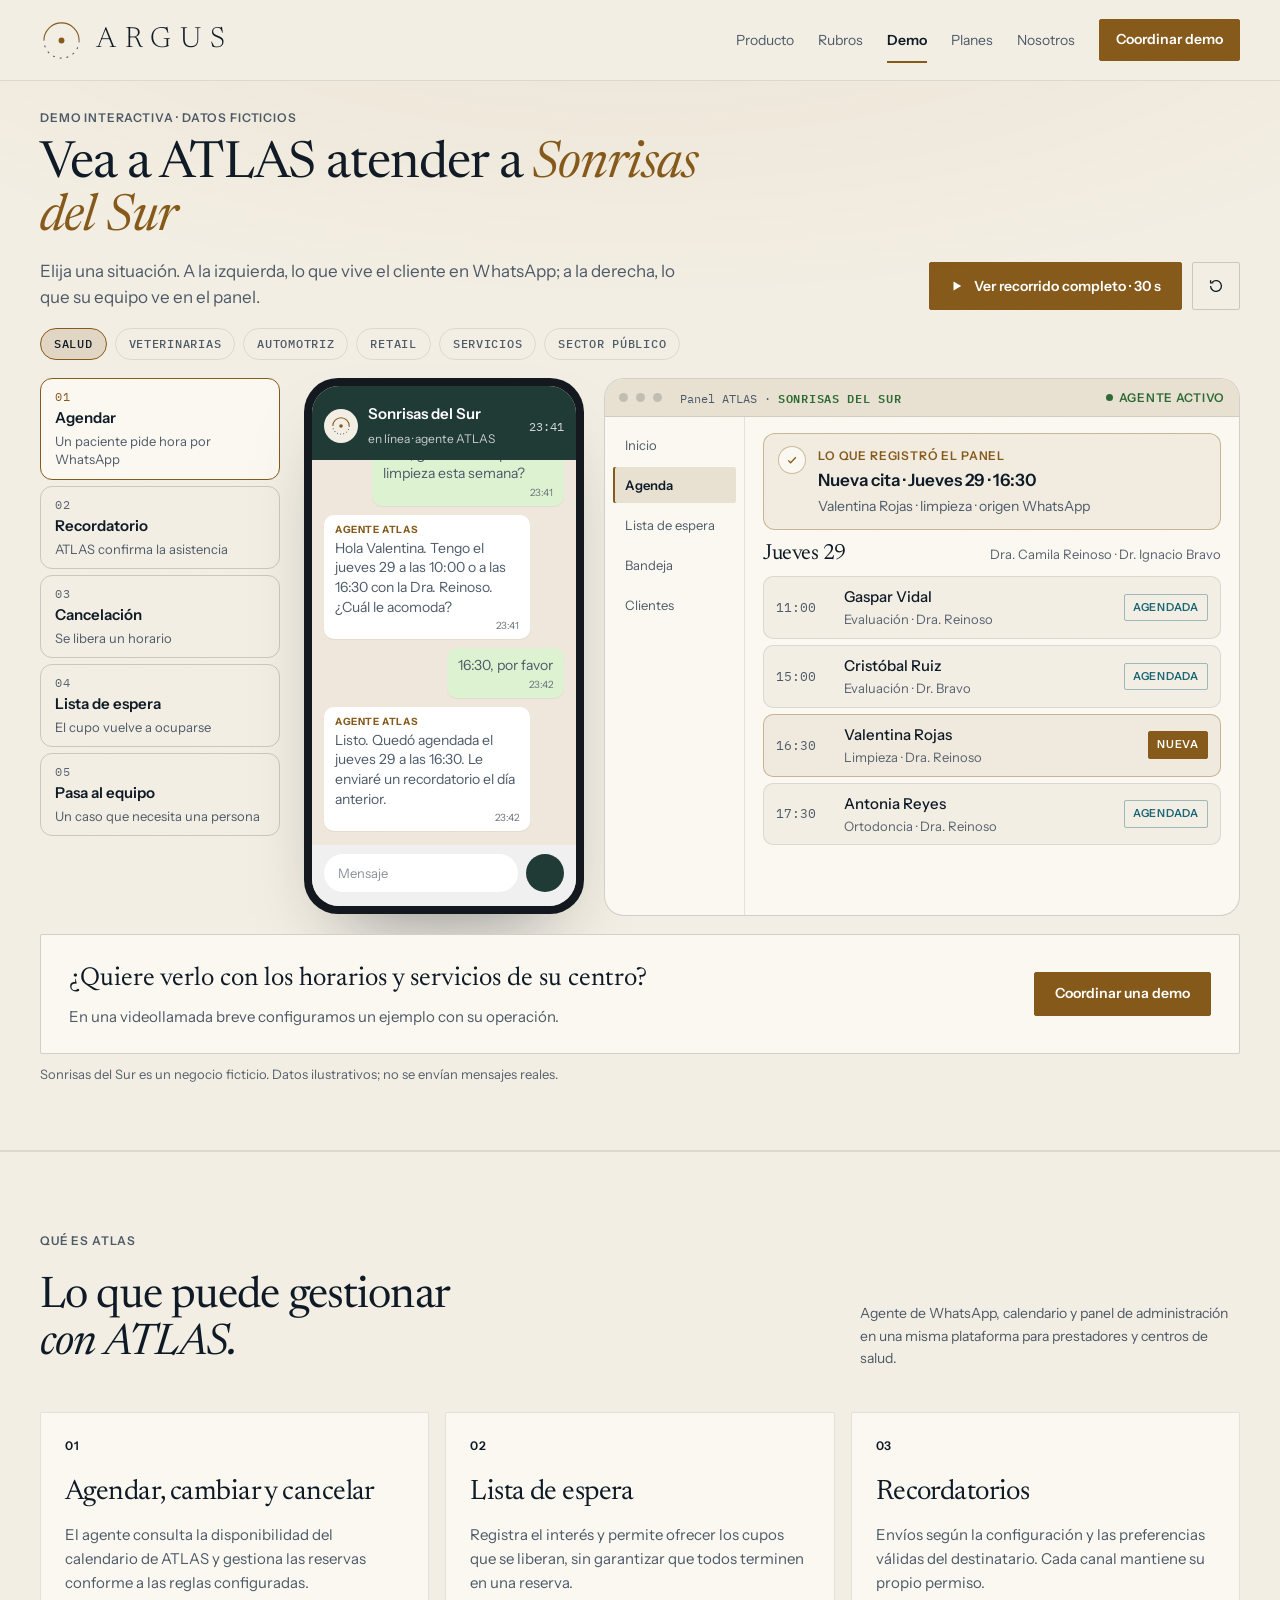
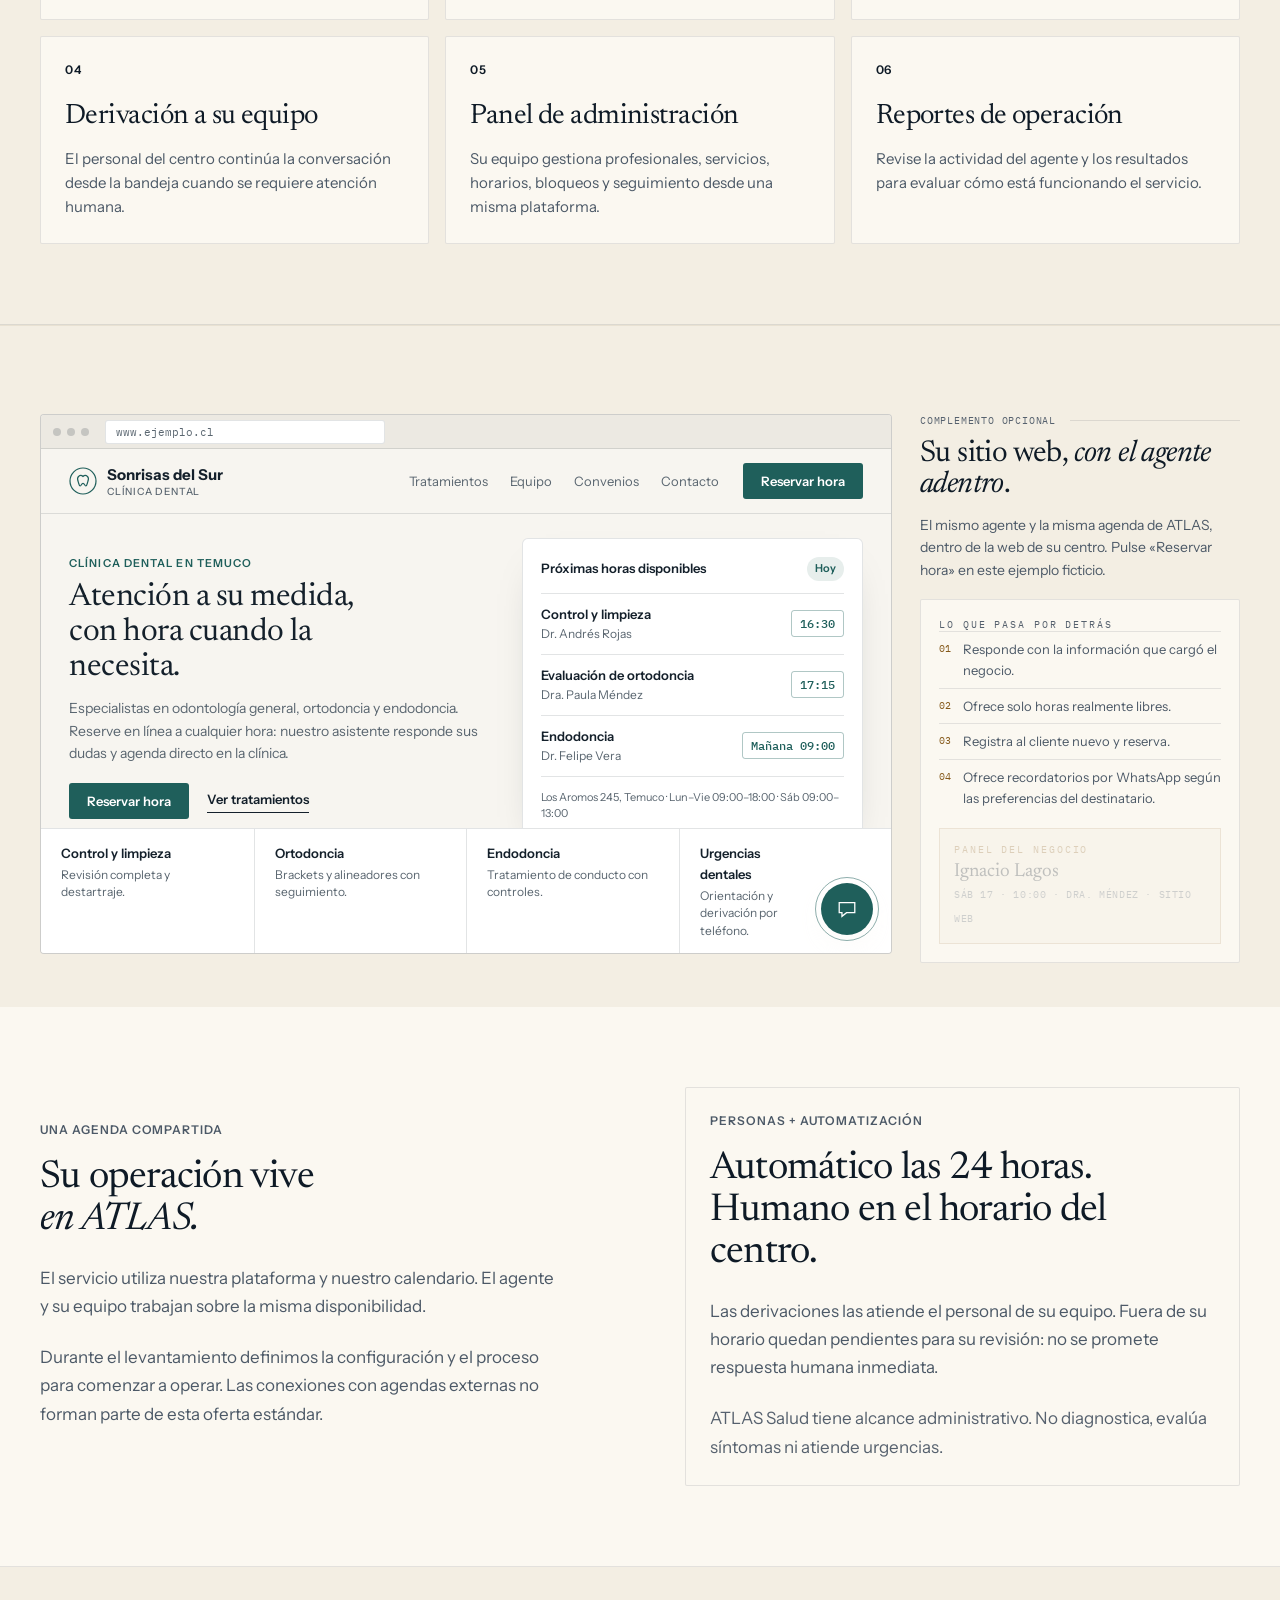
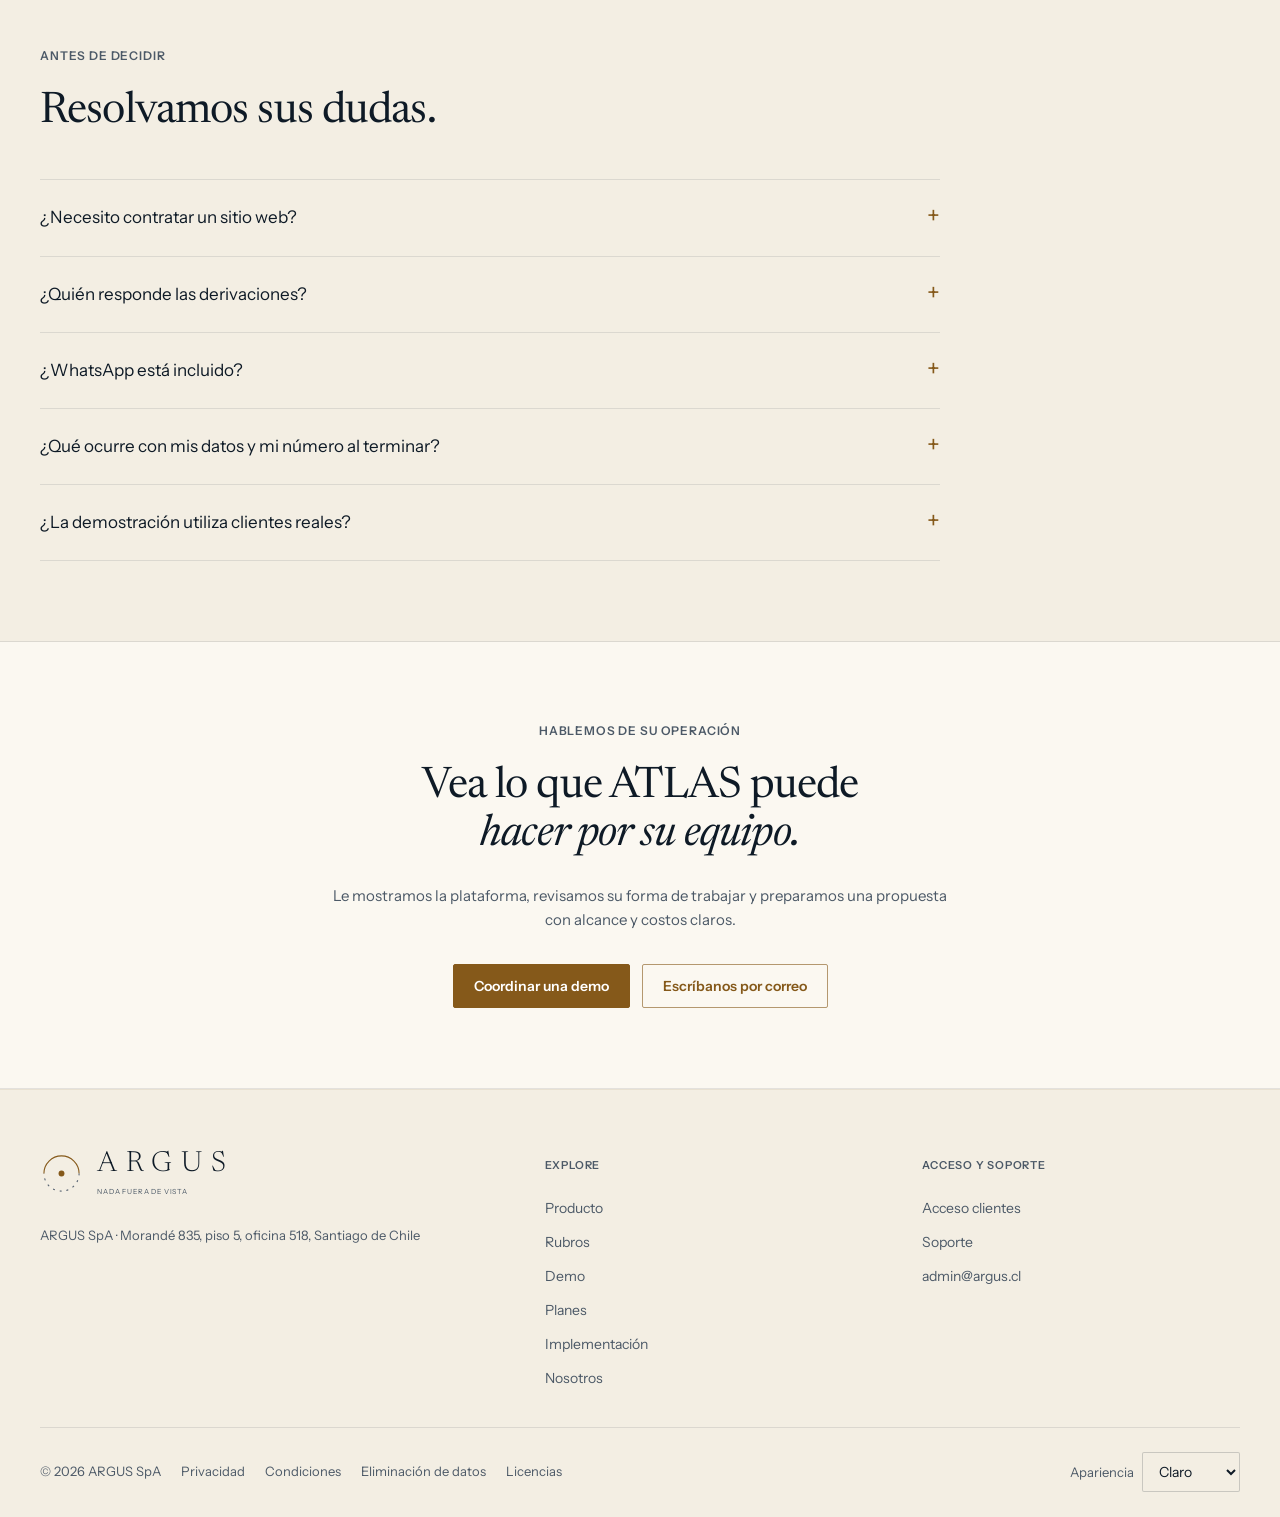
<file: demo.html>
<!doctype html><html lang="es-CL"><head><meta charset="utf-8"><meta name="viewport" content="width=device-width,initial-scale=1"><title>Demo de ATLAS: agente de WhatsApp y agenda | ARGUS</title><meta name="description" content="Conozca ATLAS y pruebe una simulación: reservas, recordatorios, lista de espera y derivación a su equipo junto al panel de administración."><link rel="canonical" href="https://www.argus.cl/demo.html"><meta property="og:type" content="website"><meta property="og:locale" content="es_CL"><meta property="og:site_name" content="ARGUS"><meta property="og:title" content="Demo de ATLAS: agente de WhatsApp y agenda | ARGUS"><meta property="og:description" content="Pruebe una simulación de ATLAS: reservas, recordatorios, lista de espera y derivación a su equipo junto al panel."><meta property="og:url" content="https://www.argus.cl/demo.html"><meta property="og:image" content="https://www.argus.cl/assets/media/og-argus-atlas.jpg"><meta property="og:image:width" content="1200"><meta property="og:image:height" content="630"><meta name="twitter:card" content="summary_large_image"><meta name="twitter:image" content="https://www.argus.cl/assets/media/og-argus-atlas.jpg"><meta name="theme-color" content="#F3EEE3"><link rel="icon" href="/favicon.ico" sizes="48x48"><link rel="icon" href="/favicon.svg" type="image/svg+xml"><link rel="icon" href="/favicon.png" type="image/png" sizes="96x96"><link rel="apple-touch-icon" href="/apple-touch-icon.png"><link rel="stylesheet" href="assets/site.css"><link href="https://fonts.googleapis.com/css2?family=Newsreader:opsz,wght@6..72,300..600&family=Instrument+Sans:wght@400..600&family=IBM+Plex+Mono:wght@400;500&display=swap" rel="stylesheet"><style>

:root{

  --ob:var(--bg);--gr:var(--s1);--gr2:var(--s2);--panel:var(--bg);

  --brass:var(--br);--brass-d:var(--br);--brass-a:color-mix(in srgb, var(--br) 14%, transparent);

  --bone:var(--tx);--mid:var(--tx2);--faint:var(--tx3);

  --alert:var(--br);--alert-a:color-mix(in srgb, var(--br) 14%, transparent);

  --line:color-mix(in srgb, var(--tx) 12%, transparent);--line-s:color-mix(in srgb, var(--tx) 6%, transparent);

  --fd:"Newsreader",Georgia,serif;

  --fb:"Instrument Sans","Helvetica Neue",Arial,sans-serif;

  --fm:"IBM Plex Mono",ui-monospace,Menlo,monospace;

  --ease:cubic-bezier(.19,1,.22,1);

}

*{box-sizing:border-box;margin:0;padding:0}

html{scroll-behavior:smooth}

body{-webkit-font-smoothing:antialiased;overflow-x:hidden}

*{font-feature-settings:"lnum" 1!important}

button{font:inherit;color:inherit;background:none;border:0;cursor:pointer}

a{color:inherit;text-decoration:none}

::selection{background:var(--brass);color:var(--ob)}

.mark{display:block}

.wordmark{font-family:var(--fd);font-weight:400;letter-spacing:.08em;font-size:21px;line-height:1}

.reveal{opacity:0;transform:translateY(18px);transition:opacity 1.1s var(--ease),transform 1.1s var(--ease)}

.reveal.in{opacity:1;transform:none}

@media (prefers-reduced-motion:reduce){*,*::before,*::after{animation-duration:.01ms!important;transition-duration:.01ms!important}}



/* ---------- Teléfono / WhatsApp ---------- */

.phone{position:relative;width:100%;max-width:340px;margin:0 auto;padding:9px;border-radius:36px;background:var(--bg);border:1px solid var(--line);box-shadow:0 40px 80px -30px color-mix(in srgb, var(--bg) 75%, transparent),inset 0 0 0 1px color-mix(in srgb, var(--tx) 3%, transparent)}

.phone::before{content:"";position:absolute;top:17px;left:50%;width:82px;height:20px;margin-left:-41px;border-radius:12px;background:var(--bg);z-index:5}

.screen{height:600px;border-radius:28px;overflow:hidden;display:flex;flex-direction:column;background:var(--bg);position:relative}

.wa-status{height:38px;flex:0 0 auto;background:var(--s2);display:flex;justify-content:space-between;align-items:flex-end;padding:0 24px 5px;font:500 11.5px var(--fb);color:var(--tx)}

.wa-status svg{width:34px;height:10px}

.wa-top{flex:0 0 auto;background:var(--s2);padding:6px 12px 10px;display:flex;align-items:center;gap:10px}

.wa-back{color:var(--tx2);font-size:22px;line-height:1;margin-top:-3px}

.wa-av{width:34px;height:34px;border-radius:50%;background:var(--tx);display:grid;place-items:center;flex:0 0 auto}

.wa-av svg{width:20px;height:20px}

.wa-who b{display:block;font:500 13.5px var(--fb);color:var(--tx)}

.wa-who span{display:block;font:400 11px var(--fb);color:var(--gy);transition:color .3s}

.wa-who span.typ{color:var(--ac)}

.wa-body{flex:1;overflow-y:auto;padding:12px 10px 14px;display:flex;flex-direction:column;gap:5px;scroll-behavior:smooth;background-color:var(--bg);background-image:radial-gradient(color-mix(in srgb, var(--tx) 3%, transparent) 1px,transparent 1px);background-size:16px 16px}

.wa-body::-webkit-scrollbar,.wc-body::-webkit-scrollbar{width:0}

.wa-empty{margin:auto;text-align:center;font:400 10px/1.7 var(--fm);letter-spacing:.08em;text-transform:uppercase;color:var(--tx3)}

.wa-day{align-self:center;font:500 10.5px var(--fb);color:var(--gy);background:var(--s2);padding:4px 10px;border-radius:6px;margin:4px 0}

.msg{max-width:84%;padding:7px 9px 5px;border-radius:8px;font:400 13px/1.42 var(--fb);color:var(--tx);opacity:0;transform:translateY(6px);transition:opacity .4s ease,transform .45s var(--ease)}

.msg.show{opacity:1;transform:none}

.msg.a{align-self:flex-start;background:var(--s2);border-top-left-radius:2px}

.msg.p{align-self:flex-end;background:var(--s2);border-top-right-radius:2px}

.msg b{font-weight:500}

.msg .t{display:block;text-align:right;font-size:10px;color:color-mix(in srgb, var(--tx) 50%, transparent);margin-top:2px}

.msg .ck{color:var(--ac);margin-left:4px;letter-spacing:-2px}

.msg.sys{align-self:center;max-width:94%;background:color-mix(in srgb, var(--br) 10%, transparent);border:1px solid color-mix(in srgb, var(--br) 30%, transparent);color:var(--tx);font:500 9.5px/1.45 var(--fm);letter-spacing:.08em;text-transform:uppercase;text-align:center;padding:6px 10px;border-radius:4px;margin-top:4px}

.msg.sys.al{background:var(--alert-a);border-color:color-mix(in srgb, var(--br) 45%, transparent);color:var(--br)}

.typing{align-self:flex-start;display:flex;gap:3px;padding:10px 12px;background:var(--s2);border-radius:8px;border-top-left-radius:2px}

.typing i{width:5px;height:5px;border-radius:50%;background:color-mix(in srgb, var(--tx) 70%, transparent);animation:tb 1.1s infinite}

.typing i:nth-child(2){animation-delay:.15s}.typing i:nth-child(3){animation-delay:.3s}

@keyframes tb{0%,60%,100%{transform:none;opacity:.35}30%{transform:translateY(-3px);opacity:1}}

.wa-input{flex:0 0 auto;display:flex;align-items:center;gap:8px;padding:8px 10px 14px;background:var(--bg)}

.wa-input .field{flex:1;background:var(--s2);border-radius:20px;padding:9px 14px;font:400 12.5px var(--fb);color:var(--gy)}

.wa-input .mic{width:36px;height:36px;border-radius:50%;background:var(--ac);display:grid;place-items:center;flex:0 0 auto}

.wa-input .mic svg{width:15px;height:15px}



/* ---------- Panel de administración ---------- */

.adm{container-type:inline-size;position:relative;background:var(--panel);border:1px solid var(--line);border-radius:4px;overflow:hidden;display:flex;flex-direction:column;height:640px;font-family:var(--fb);color:var(--bone);box-shadow:0 40px 90px -40px color-mix(in srgb, var(--bg) 85%, transparent);text-align:left}

.adm-bar{height:34px;flex:0 0 auto;display:flex;align-items:center;gap:6px;padding:0 12px;border-bottom:1px solid var(--line-s);background:var(--bg)}

.adm-bar>i{width:8px;height:8px;border-radius:50%;background:color-mix(in srgb, var(--tx) 12%, transparent)}

.adm-url{margin-left:12px;font:400 10px var(--fm);letter-spacing:.08em;color:var(--faint);border:1px solid var(--line-s);padding:4px 10px;border-radius:2px}

.adm-live{margin-left:auto;font:500 9px var(--fm);letter-spacing:.08em;text-transform:uppercase;color:var(--mid);display:flex;align-items:center}

.adm .dot{display:inline-block;width:6px;height:6px;border-radius:50%;background:var(--brass);margin-right:8px;box-shadow:0 0 0 3px color-mix(in srgb, var(--br) 14%, transparent);flex:0 0 auto}

.adm-main{flex:1;display:grid;grid-template-columns:190px 1fr;min-height:0}

.adm-side{border-right:1px solid var(--line-s);padding:16px 10px 14px;display:flex;flex-direction:column;gap:2px;background:var(--bg);min-width:0}

.adm-org{display:flex;align-items:center;gap:10px;padding:0 8px 16px;border-bottom:1px solid var(--line-s);margin-bottom:10px}

.adm-org .mark{width:24px;height:24px;flex:0 0 auto}

.adm-org b{display:block;font:500 12.5px var(--fb)}

.adm-org span{display:block;font:400 8.5px var(--fm);letter-spacing:.08em;color:var(--faint);text-transform:uppercase;margin-top:3px}

.adm-nav{display:flex;align-items:center;gap:10px;padding:8px 10px;border-radius:2px;font:400 12.5px var(--fb);color:var(--mid);text-align:left;width:100%;transition:background .3s,color .3s;position:relative;white-space:nowrap}

.adm-nav svg{width:16px;height:16px;stroke:currentColor;fill:none;stroke-width:1.1;stroke-linecap:square;stroke-linejoin:miter;flex:0 0 auto}

.adm-nav:hover{background:var(--s1);color:var(--bone)}

.adm-nav.on{background:var(--gr2);color:var(--bone)}

.adm-nav.on::before{content:"";position:absolute;left:0;top:7px;bottom:7px;width:1px;background:var(--brass)}

.adm-nav .bd{margin-left:auto;font:500 9px var(--fm);color:var(--ob);background:var(--brass);padding:1px 6px;border-radius:2px}

.adm-nav .bd.al{background:var(--alert);color:var(--tx)}

.adm-side .foot{margin-top:auto;padding:12px 8px 0;border-top:1px solid var(--line-s);font:400 9px/2 var(--fm);letter-spacing:.08em;text-transform:uppercase;color:var(--faint)}

.adm-side .foot div{display:flex;align-items:center}

.adm-content{overflow:auto;padding:20px 22px 24px;position:relative;min-width:0}

.adm-content::-webkit-scrollbar{width:6px;height:6px}.adm-content::-webkit-scrollbar-thumb{background:var(--line)}

.vw{animation:vin .6s var(--ease)}

@keyframes vin{from{opacity:0;transform:translateY(6px)}}

.v-head{display:flex;justify-content:space-between;align-items:flex-end;gap:12px;margin-bottom:16px;flex-wrap:wrap}

.v-head .k{font:400 9.5px var(--fm);letter-spacing:.08em;text-transform:uppercase;color:var(--faint);margin-bottom:7px}

.v-head h4{font:400 27px/1 var(--fd);letter-spacing:-.01em}

.v-note{font:400 9.5px var(--fm);letter-spacing:.1em;text-transform:uppercase;color:var(--faint)}

.chips{display:flex;gap:6px;flex-wrap:wrap}

.chip{font:400 10px var(--fm);letter-spacing:.06em;padding:5px 9px;border:1px solid var(--line);border-radius:2px;color:var(--faint);transition:all .3s;display:inline-flex;align-items:center}

.chip.on{border-color:color-mix(in srgb, var(--tx) 28%, transparent);color:var(--bone)}

.chip i{display:inline-block;width:8px;height:8px;margin-right:7px;border-left:2px solid;opacity:.4}

.chip.on i{opacity:1}

/* KPIs */

.kpis{display:grid;grid-template-columns:repeat(4,1fr);gap:1px;background:var(--line-s);border:1px solid var(--line-s)}

.kpi{background:var(--panel);padding:14px 14px 13px}

.kpi .n{font:400 34px/1 var(--fd);letter-spacing:-.01em}

.kpi.hl .n{color:var(--brass)}

.kpi .l{font:400 8.5px/1.55 var(--fm);letter-spacing:.08em;text-transform:uppercase;color:var(--faint);margin-top:9px}

.flash{animation:fl 1.8s var(--ease)}

@keyframes fl{0%{background:color-mix(in srgb, var(--br) 24%, transparent)}100%{background:var(--panel)}}

.g2{display:grid;grid-template-columns:1.35fr 1fr;gap:14px;margin-top:14px}

.card{border:1px solid var(--line-s);background:color-mix(in srgb, var(--tx) 1%, transparent);padding:14px 14px 12px;border-radius:2px;min-width:0}

.card h5{font:400 9px var(--fm);letter-spacing:.08em;text-transform:uppercase;color:var(--faint);margin-bottom:14px;display:flex;justify-content:space-between;gap:8px;font-weight:400}

.bars{display:flex;align-items:flex-end;gap:5px;height:118px;border-bottom:1px solid var(--line)}

.bar{flex:1;background:color-mix(in srgb, var(--tx) 16%, transparent);height:0;transition:height 1.1s var(--ease);position:relative}

.bar.hl{background:var(--brass)}

.bar:hover{background:color-mix(in srgb, var(--tx) 32%, transparent)}.bar.hl:hover{background:var(--br)}

.bar:hover::after{content:attr(data-v);position:absolute;bottom:100%;left:50%;transform:translateX(-50%);margin-bottom:4px;font:500 9.5px var(--fm);color:var(--bone)}

.bars-x{display:flex;justify-content:space-between;font:400 8.5px var(--fm);letter-spacing:.1em;color:var(--faint);margin-top:6px;text-transform:uppercase}

.stack{display:flex;height:6px;gap:2px;margin:2px 0 12px}

.stack span{display:block;height:100%;transition:flex 1s var(--ease)}

.lg{display:flex;justify-content:space-between;align-items:center;font-size:11.5px;color:var(--mid);padding:5px 0}

.lg i{display:inline-block;width:8px;height:8px;margin-right:8px}

.lg b{font:500 11px var(--fm);color:var(--bone)}

.mini{display:flex;justify-content:space-between;border-top:1px solid var(--line-s);margin-top:10px;padding-top:10px;font-size:11.5px;color:var(--mid)}

.mini b{font:500 11px var(--fm);color:var(--bone)}

.feed{list-style:none;margin-top:14px}

.feed li{display:flex;gap:12px;padding:8px 2px;border-bottom:1px solid var(--line-s);font-size:12px;color:var(--mid);align-items:baseline}

.feed li time{font:400 10px var(--fm);color:var(--faint);flex:0 0 38px}

.feed li b{color:var(--bone);font-weight:500}

.feed li.al{color:var(--br)}

.feed li.fresh{animation:fl 1.8s var(--ease)}

.demo-note{margin-top:14px;font:400 8.5px var(--fm);letter-spacing:.08em;text-transform:uppercase;color:var(--faint)}

/* Agenda */

.cal-wrap{overflow-x:auto}

.cal{display:grid;grid-template-columns:42px repeat(6,minmax(80px,1fr));border:1px solid var(--line-s);min-width:560px}

.cal-h{font:400 9px var(--fm);letter-spacing:.08em;text-transform:uppercase;color:var(--faint);padding:8px 4px;border-bottom:1px solid var(--line-s);border-left:1px solid var(--line-s);text-align:center}

.cal-h:first-child{border-left:0}

.cal-h b{display:block;font:400 19px/1.1 var(--fd);color:var(--bone);letter-spacing:0;text-transform:none}

.cal-h.today b{color:var(--brass)}

.cal-t{position:relative;height:468px}

.cal-t span{position:absolute;right:6px;font:400 8.5px var(--fm);color:var(--faint);transform:translateY(-50%)}

.cal-c{position:relative;height:468px;border-left:1px solid var(--line-s);background:repeating-linear-gradient(to bottom,transparent 0 51px,var(--line-s) 51px 52px)}

.slot{position:absolute;left:3px;right:3px;border-radius:2px;padding:2px 5px;font:400 9.5px/1.2 var(--fb);white-space:nowrap;text-overflow:ellipsis;overflow:hidden;border-left:2px solid;color:var(--mid);transition:opacity .5s,background .5s}

.slot b{font:500 9px var(--fm);margin-right:4px;color:var(--bone)}

.slot .tg{display:block;font:500 7.5px var(--fm);letter-spacing:.08em;text-transform:uppercase;color:var(--brass);margin-top:1px}

.slot.p-rojas{background:color-mix(in srgb, var(--tx) 7%, transparent);border-color:color-mix(in srgb, var(--tx) 45%, transparent)}

.slot.p-mendez{background:color-mix(in srgb, var(--bg) 13%, transparent);border-color:var(--tx2)}

.slot.p-vera{background:color-mix(in srgb, var(--br) 15%, transparent);border-color:var(--brass-d)}

.slot.blk{background:repeating-linear-gradient(135deg,color-mix(in srgb, var(--tx) 5%, transparent) 0 4px,transparent 4px 8px);border-color:transparent;color:var(--faint);font:400 8px var(--fm);letter-spacing:.1em;text-transform:uppercase}

.slot.ag{background:color-mix(in srgb, var(--br) 17%, transparent);border-color:var(--brass);color:var(--bone);box-shadow:inset 0 0 0 1px color-mix(in srgb, var(--br) 35%, transparent)}

.slot.cx{background:var(--alert-a);border-color:var(--alert);color:var(--br)}

.slot.cx b{color:var(--br);text-decoration:line-through}

.slot.cx .tg{color:var(--alert)}

.slot.dim{opacity:.12}

.slot.fresh{animation:pop 1s var(--ease)}

@keyframes pop{0%{transform:scale(.8);opacity:0;box-shadow:0 0 0 6px color-mix(in srgb, var(--br) 40%, transparent)}100%{transform:none;opacity:1}}

.cal-leg{display:flex;gap:16px;flex-wrap:wrap;margin-top:10px;font:400 9px var(--fm);letter-spacing:.1em;text-transform:uppercase;color:var(--faint)}

.cal-leg span{display:flex;align-items:center;gap:6px}

.cal-leg i{width:10px;height:10px;display:inline-block}

/* Tablas */

.tbl{width:100%;border-collapse:collapse;font-size:12px}

.tbl th{font:400 8.5px var(--fm);letter-spacing:.08em;text-transform:uppercase;color:var(--faint);text-align:left;padding:8px;border-bottom:1px solid var(--line);font-weight:400}

.tbl td{padding:11px 8px;border-bottom:1px solid var(--line-s);color:var(--mid);vertical-align:middle}

.tbl td b{color:var(--bone);font-weight:500}

.tbl td.m{font:400 10.5px var(--fm)}

.tbl tr.fresh td{animation:fl 1.8s var(--ease)}

.pill{display:inline-block;font:500 8.5px var(--fm);letter-spacing:.08em;text-transform:uppercase;padding:3px 7px;border-radius:2px;border:1px solid var(--line);color:var(--mid);white-space:nowrap}

.pill.br{border-color:color-mix(in srgb, var(--br) 50%, transparent);color:var(--brass)}

.pill.ok{background:var(--brass);border-color:var(--brass);color:var(--ob)}

.pill.al{border-color:color-mix(in srgb, var(--br) 60%, transparent);color:var(--br)}

.search{display:flex;align-items:center;gap:8px;border:1px solid var(--line);padding:7px 10px;border-radius:2px;min-width:200px}

.search svg{width:13px;height:13px;stroke:var(--faint);fill:none;stroke-width:1.2}

.search input{background:none;border:0;outline:0;color:var(--bone);font:400 12px var(--fb);width:100%}

.search input::placeholder{color:var(--faint)}

.flag{display:flex;align-items:center;gap:10px;padding:10px 12px;border:1px solid color-mix(in srgb, var(--br) 45%, transparent);background:var(--alert-a);color:var(--br);font:500 9.5px var(--fm);letter-spacing:.1em;text-transform:uppercase;margin-bottom:14px;border-radius:2px}

.flag.ok{border-color:color-mix(in srgb, var(--br) 45%, transparent);background:var(--brass-a);color:var(--brass)}

.rule{margin-top:14px;font:400 9px/1.7 var(--fm);letter-spacing:.1em;text-transform:uppercase;color:var(--faint)}

/* Profesionales */

.pros{display:grid;grid-template-columns:repeat(3,1fr);gap:12px}

.pro{border:1px solid var(--line-s);padding:16px;border-radius:2px;background:color-mix(in srgb, var(--tx) 1%, transparent);transition:border-color .4s}

.pro:hover{border-color:var(--line)}

.pro .top{display:flex;gap:12px;align-items:center;margin-bottom:14px}

.pro .av{width:40px;height:40px;border:1px solid var(--line);border-radius:50%;display:grid;place-items:center;font:400 11px var(--fm);color:var(--bone);flex:0 0 auto}

.pro h6{font:400 18px/1.1 var(--fd)}

.pro .sp{font-size:11.5px;color:var(--mid);margin-top:2px}

.pro dl{display:grid;grid-template-columns:auto 1fr;gap:7px 12px;font-size:11.5px}

.pro dt{font:400 8.5px var(--fm);letter-spacing:.08em;text-transform:uppercase;color:var(--faint);padding-top:2px}

.pro dd{color:var(--mid)}

.meter{height:3px;background:var(--line-s);margin-top:6px}

.meter i{display:block;height:100%;background:var(--brass);transition:width 1s var(--ease)}

.pro .tgl{display:flex;justify-content:space-between;align-items:center;border-top:1px solid var(--line-s);margin-top:14px;padding-top:12px;font-size:11.5px;color:var(--mid);width:100%}

.sw{width:30px;height:16px;border:1px solid var(--line);border-radius:8px;position:relative;flex:0 0 auto;transition:border-color .3s}

.sw::after{content:"";position:absolute;top:2px;left:2px;width:10px;height:10px;border-radius:50%;background:var(--faint);transition:all .35s var(--ease)}

.sw.on{border-color:var(--brass)}

.sw.on::after{left:16px;background:var(--brass)}

/* Conversaciones */

.conv{display:grid;grid-template-columns:240px 1fr;gap:0;border:1px solid var(--line-s);min-height:420px}

.c-list{border-right:1px solid var(--line-s);overflow:auto}

.c-item{display:block;width:100%;text-align:left;padding:11px 12px;border-bottom:1px solid var(--line-s);transition:background .3s;position:relative}

.c-item:hover{background:var(--s1)}

.c-item.on{background:var(--gr2)}

.c-item.on::before{content:"";position:absolute;left:0;top:0;bottom:0;width:1px;background:var(--brass)}

.c-item .r{display:flex;justify-content:space-between;align-items:center;gap:6px}

.c-item b{font:500 12px var(--fb);color:var(--bone)}

.c-item time{font:400 9.5px var(--fm);color:var(--faint)}

.c-item p{font-size:11px;color:var(--mid);margin-top:4px;white-space:nowrap;overflow:hidden;text-overflow:ellipsis}

.c-item .pill{margin-top:6px}

.c-item.fresh{animation:fl 1.8s var(--ease)}

.c-det{padding:16px 18px;min-width:0}

.c-det h6{font:400 22px/1.1 var(--fd)}

.c-det .meta{font:400 9px var(--fm);letter-spacing:.08em;text-transform:uppercase;color:var(--faint);margin:6px 0 16px;display:flex;gap:12px;flex-wrap:wrap}

.c-det .k{font:400 9px var(--fm);letter-spacing:.08em;text-transform:uppercase;color:var(--brass);margin-bottom:10px}

.steps{list-style:none;counter-reset:s}

.steps li{counter-increment:s;display:flex;gap:12px;padding:8px 0;border-bottom:1px solid var(--line-s);font-size:12.5px;color:var(--bone);line-height:1.45}

.steps li::before{content:counter(s,decimal-leading-zero);font:400 10px var(--fm);color:var(--faint);padding-top:2px}

.c-det .esc{margin-top:14px;padding:10px 12px;border:1px solid color-mix(in srgb, var(--br) 45%, transparent);background:var(--alert-a);font-size:12px;color:var(--br)}

/* Toast */

.toast{position:absolute;right:16px;top:46px;z-index:10;background:var(--gr2);border:1px solid color-mix(in srgb, var(--br) 45%, transparent);padding:10px 14px;font-size:12px;color:var(--bone);max-width:270px;opacity:0;transform:translateY(-6px);transition:opacity .5s var(--ease),transform .5s var(--ease);pointer-events:none;border-radius:2px;box-shadow:0 20px 40px -20px color-mix(in srgb, var(--bg) 80%, transparent)}

.toast.show{opacity:1;transform:none}

.toast .k{font:500 8.5px var(--fm);letter-spacing:.08em;text-transform:uppercase;color:var(--brass);display:block;margin-bottom:4px}

.toast.al{border-color:color-mix(in srgb, var(--br) 55%, transparent)}

.toast.al .k{color:var(--alert)}

@container (max-width:760px){

  .adm-main{grid-template-columns:1fr;grid-template-rows:auto 1fr}

  .adm-side{flex-direction:row;overflow-x:auto;padding:6px 8px;border-right:0;border-bottom:1px solid var(--line-s);gap:4px}

  .adm-org,.adm-side .foot{display:none}

  .adm-nav{width:auto;padding:7px 10px}

  .adm-nav.on::before{left:8px;right:8px;top:auto;bottom:0;width:auto;height:1px}

  .kpis{grid-template-columns:1fr 1fr}

  .g2,.pros{grid-template-columns:1fr}

  .conv{grid-template-columns:1fr}

  .c-list{border-right:0;border-bottom:1px solid var(--line-s);max-height:180px}

  .adm-content{padding:16px 14px}

  .adm-url{display:none}

}

@container (max-width:460px){

  .adm-nav span.lb{display:none}

  .tbl .hm{display:none}

}



/* ---------- Sitio web de ejemplo (lo construye ARGUS) ---------- */

.site{--s-bg:var(--tx);--s-ink:var(--s2);--s-mut:var(--tx3);--s-acc:var(--s2);--s-soft:var(--tx);--s-line:color-mix(in srgb, var(--bg) 10%, transparent);

  position:relative;background:var(--s-bg);color:var(--s-ink);border-radius:6px;overflow:hidden;display:flex;flex-direction:column;height:600px;font-family:var(--fb);box-shadow:0 40px 90px -40px color-mix(in srgb, var(--bg) 80%, transparent);border:1px solid var(--line)}

.site-bar{flex:0 0 auto;height:34px;background:var(--tx);display:flex;align-items:center;gap:6px;padding:0 12px;border-bottom:1px solid var(--s-line)}

.site-bar i{width:8px;height:8px;border-radius:50%;background:color-mix(in srgb, var(--bg) 16%, transparent)}

.site-url{margin-left:10px;flex:1;max-width:280px;background:var(--tx);border-radius:3px;padding:4px 10px;font:400 10.5px var(--fm);color:var(--s-mut)}

.site-scroll{flex:1;overflow-y:auto;scroll-behavior:smooth}

.site-scroll::-webkit-scrollbar{width:5px}.site-scroll::-webkit-scrollbar-thumb{background:color-mix(in srgb, var(--bg) 15%, transparent)}

.s-nav{display:flex;align-items:center;justify-content:space-between;gap:16px;padding:16px 28px;border-bottom:1px solid var(--s-line);position:sticky;top:0;background:color-mix(in srgb, var(--tx) 94%, transparent);backdrop-filter:blur(8px);z-index:2}

.s-logo{display:flex;align-items:center;gap:8px;font:400 19px var(--fd);letter-spacing:.01em}

.s-logo svg{width:22px;height:22px}

.s-links{display:flex;gap:22px;font-size:12.5px;color:var(--s-mut)}

.s-cta{background:var(--s-acc);color:var(--tx);font:500 12px var(--fb);padding:9px 16px;border-radius:3px;transition:background .3s}

.s-cta:hover{background:var(--s2)}

.s-hero{display:grid;grid-template-columns:1.15fr .85fr;gap:28px;align-items:center;padding:44px 28px 40px}

.s-kick{font:500 10px var(--fm);letter-spacing:.08em;text-transform:uppercase;color:var(--s-acc)}

.s-hero h3{font:400 clamp(28px,3.4vw,40px)/1.05 var(--fd);letter-spacing:-.015em;margin:12px 0 14px}

.s-hero p{font-size:14px;line-height:1.6;color:var(--s-mut);max-width:42ch}

.s-btns{display:flex;align-items:center;gap:14px;margin-top:20px;flex-wrap:wrap}

.s-wa{font-size:12px;color:var(--s-mut);border-bottom:1px solid var(--s-line);padding-bottom:1px}

.s-art{aspect-ratio:1/1;max-width:250px;justify-self:center;width:100%}

.s-sec{padding:30px 28px;border-top:1px solid var(--s-line)}

.s-sec h4{font:500 10px var(--fm);letter-spacing:.08em;text-transform:uppercase;color:var(--s-mut);margin-bottom:16px}

.s-cards{display:grid;grid-template-columns:repeat(3,1fr);gap:12px}

.s-card{background:var(--tx);border:1px solid var(--s-line);border-radius:4px;padding:16px}

.s-card b{display:block;font:400 18px var(--fd);margin-bottom:6px}

.s-card span{font-size:12px;line-height:1.55;color:var(--s-mut)}

.s-team{display:grid;grid-template-columns:repeat(3,1fr);gap:12px}

.s-doc{display:flex;gap:10px;align-items:center}

.s-doc i{width:40px;height:40px;border-radius:50%;background:var(--s-soft);display:grid;place-items:center;font:500 11px var(--fm);font-style:normal;color:var(--s-acc);flex:0 0 auto}

.s-doc b{display:block;font:500 12.5px var(--fb)}.s-doc span{font-size:11.5px;color:var(--s-mut)}

.s-loc{display:flex;justify-content:space-between;gap:16px;flex-wrap:wrap;font-size:12px;color:var(--s-mut);padding-bottom:70px}

/* chat web */

.wc-launch{position:absolute;right:18px;bottom:18px;width:52px;height:52px;border-radius:50%;background:var(--s-acc);display:grid;place-items:center;box-shadow:0 10px 30px -8px color-mix(in srgb, var(--bg) 45%, transparent);z-index:4;transition:transform .4s var(--ease),opacity .3s}

.wc-launch svg{width:22px;height:22px}

.wc-launch::after{content:"";position:absolute;inset:-6px;border-radius:50%;border:1px solid var(--s-acc);opacity:.5;animation:ring 2.4s ease-out infinite}

@keyframes ring{0%{transform:scale(.85);opacity:.6}100%{transform:scale(1.35);opacity:0}}

.wc{position:absolute;right:18px;bottom:18px;width:330px;height:470px;max-height:calc(100% - 70px);background:var(--tx);border-radius:8px;box-shadow:0 30px 70px -20px color-mix(in srgb, var(--bg) 50%, transparent);display:flex;flex-direction:column;overflow:hidden;z-index:5;opacity:0;transform:translateY(16px) scale(.97);transform-origin:bottom right;pointer-events:none;transition:opacity .45s var(--ease),transform .55s var(--ease)}

.site.chat-open .wc{opacity:1;transform:none;pointer-events:auto}

.site.chat-open .wc-launch{opacity:0;transform:scale(.6)}

.wc-head{flex:0 0 auto;background:var(--s-ink);color:var(--tx);padding:12px 14px;display:flex;align-items:center;gap:10px}

.wc-head .av{width:30px;height:30px;border-radius:50%;background:var(--tx);display:grid;place-items:center}

.wc-head .av svg{width:17px;height:17px}

.wc-head b{display:block;font:500 13px var(--fb)}

.wc-head span{display:block;font:400 10.5px var(--fb);color:var(--tx2)}

.wc-head .wa-state.typ{color:var(--ac)}

.wc-x{margin-left:auto;color:var(--tx2);font-size:18px;line-height:1}

.wc-body{flex:1;overflow-y:auto;padding:14px 12px;display:flex;flex-direction:column;gap:6px;background:var(--tx);scroll-behavior:smooth}

.wc-body .msg{color:var(--s-ink);font-size:12.8px}

.wc-body .msg.a{background:var(--tx);border:1px solid var(--s-line)}

.wc-body .msg.p{background:var(--s-acc);color:var(--tx)}

.wc-body .msg .t{color:color-mix(in srgb, var(--bg) 40%, transparent)}

.wc-body .msg.p .t{color:color-mix(in srgb, var(--tx) 65%, transparent)}

.wc-body .msg .ck{display:none}

.wc-body .typing{background:var(--tx);border:1px solid var(--s-line)}

.wc-body .typing i{background:var(--s-mut)}

.wc-body .msg.sys{background:var(--s-soft);border-color:color-mix(in srgb, var(--bg) 30%, transparent);color:var(--s-acc)}

.wc-body .wa-empty{color:var(--tx2)}

.wc-input{flex:0 0 auto;display:flex;align-items:center;gap:8px;padding:10px 12px;border-top:1px solid var(--s-line);font-size:12px;color:var(--tx2)}

.wc-input span{flex:1}

.wc-input i{font-style:normal;color:var(--s-acc)}

.wc-foot{flex:0 0 auto;text-align:center;font:400 8.5px var(--fm);letter-spacing:.08em;text-transform:uppercase;color:var(--tx2);padding:0 0 8px}

/* modo compacto (dentro del teléfono / columnas angostas) */

.site.compact{height:600px;border-radius:28px;border:0;box-shadow:none}

.site.compact .site-bar{height:50px;padding:0 10px 6px;align-items:flex-end}

.site.compact .site-bar i{display:none}

.site.compact .site-url{margin:0 auto;max-width:none;text-align:center;font-size:9.5px}

.site.compact .s-links{display:none}

.site.compact .s-nav{padding:12px 14px}

.site.compact .s-nav .s-cta{padding:7px 11px;font-size:11px}

.site.compact .s-hero{grid-template-columns:1fr;padding:26px 16px;gap:14px}

.site.compact .s-art{max-width:130px;order:-1;justify-self:start}

.site.compact .s-sec{padding:22px 16px}

.site.compact .s-cards,.site.compact .s-team{grid-template-columns:1fr}

.site.compact .wc{inset:50px 0 0 0;width:auto;height:auto;max-height:none;border-radius:0;transform:translateY(30px)}

.site.compact.chat-open .wc{transform:none}

@container (max-width:620px){

  .site:not(.compact) .s-hero{grid-template-columns:1fr}

  .site:not(.compact) .s-art{display:none}

  .site:not(.compact) .s-cards,.site:not(.compact) .s-team{grid-template-columns:1fr}

  .site:not(.compact) .s-links{display:none}

}



body{background:var(--ob);color:var(--bone);font-family:var(--fb);font-weight:400;line-height:1.6}

body::before{content:"";position:fixed;inset:0;pointer-events:none;z-index:500;opacity:.04;mix-blend-mode:overlay;background-image:url("data:image/svg+xml,%3Csvg xmlns='http://www.w3.org/2000/svg' width='200' height='200'%3E%3Cfilter id='n'%3E%3CfeTurbulence type='fractalNoise' baseFrequency='.85' numOctaves='4'/%3E%3C/filter%3E%3Crect width='100%25' height='100%25' filter='url(%23n)'/%3E%3C/svg%3E")}

body::after{content:"";position:fixed;inset:0;pointer-events:none;z-index:0;background:radial-gradient(120% 70% at 50% -10%,color-mix(in srgb, var(--br) 7%, transparent),transparent 62%)}

.wrap{max-width:1280px;margin:0 auto;padding:0 clamp(20px,5vw,64px);position:relative;z-index:2}

/* nav */

nav.top{position:sticky;top:0;z-index:100;display:flex;align-items:center;justify-content:space-between;padding:16px clamp(20px,4vw,48px);background:color-mix(in srgb, var(--bg) 78%, transparent);backdrop-filter:blur(14px) saturate(140%);border-bottom:1px solid var(--line-s)}

.brand{display:flex;align-items:center;gap:14px}

.brand .mark{width:34px;height:34px}

.nav-r{display:flex;align-items:center;gap:22px}

.nav-r a{font:400 10px var(--fm);letter-spacing:.08em;text-transform:uppercase;color:var(--mid);transition:color .3s}

.nav-r a:hover{color:var(--bone)}

.badge{font:400 10px var(--fm);letter-spacing:.08em;text-transform:uppercase;color:var(--mid);border:1px solid var(--line);padding:7px 14px;border-radius:2px}

.badge b{color:var(--brass);font-weight:500}

@media(max-width:820px){.nav-r a{display:none}}

/* hero */

.hero{min-height:calc(100svh - 67px);display:flex;flex-direction:column;justify-content:center;padding:72px 0 56px;position:relative}

.hero-grid{position:absolute;inset:0;z-index:0;opacity:.5;background-image:linear-gradient(var(--line-s) 1px,transparent 1px),linear-gradient(90deg,var(--line-s) 1px,transparent 1px);background-size:84px 84px;mask-image:radial-gradient(70% 60% at 30% 40%,var(--bg),transparent 75%)}

.signal{position:absolute;right:-4%;top:12%;width:min(620px,58vw);z-index:1;opacity:.9;pointer-events:none}

.signal path.s{stroke:var(--brass);stroke-width:1.1;fill:none;stroke-dasharray:1400;stroke-dashoffset:1400;animation:draw 4s var(--ease) .4s forwards}

.signal circle.p{fill:var(--brass);opacity:0;animation:fade 1s ease 3.2s forwards}

@keyframes draw{to{stroke-dashoffset:0}}@keyframes fade{to{opacity:1}}

.kicker{font:400 10.5px var(--fm);letter-spacing:.08em;text-transform:uppercase;color:var(--faint)}

.kicker b{color:var(--brass);font-weight:500}

.hero h1{font:400 clamp(38px,6.2vw,80px)/1.02 var(--fd);letter-spacing:-.02em;margin-top:20px;max-width:15ch;opacity:0;transform:translateY(24px);animation:rise 1s var(--ease) .12s forwards}

.hero h1 em{font-style:italic;color:var(--brass)}

.lede{margin-top:24px;max-width:54ch;color:var(--mid);font-size:clamp(15px,1.45vw,18px);opacity:0;transform:translateY(20px);animation:rise 1s var(--ease) .26s forwards}

@keyframes rise{to{opacity:1;transform:none}}

/* beneficios */

.benefits{display:grid;grid-template-columns:repeat(2,1fr);gap:1px;background:var(--line);border:1px solid var(--line);margin-top:clamp(40px,5vw,64px);opacity:0;animation:rise 1s var(--ease) .42s forwards}

.benefit{background:var(--s1);padding:clamp(22px,3vw,34px);position:relative;overflow:hidden;transition:background .5s}

.benefit:hover{background:var(--gr2)}

.benefit .num{font:400 10px var(--fm);letter-spacing:.08em;text-transform:uppercase;color:var(--brass)}

.benefit h3{font:400 clamp(23px,2.4vw,31px)/1.1 var(--fd);margin:14px 0 10px;letter-spacing:-.01em}

.benefit p{color:var(--mid);font-size:14.5px;max-width:42ch}

.stats{display:flex;flex-wrap:wrap;gap:22px 30px;margin-top:22px;padding-top:20px;border-top:1px solid var(--line-s)}

.stat{display:flex;align-items:center;gap:14px}

.gauge{position:relative;width:84px;height:84px;flex:0 0 auto}

.gauge.lg{width:104px;height:104px}

.gauge svg{width:100%;height:100%;transform:rotate(-90deg)}

.gauge circle{fill:none;stroke-width:5}

.gauge .g-track{stroke:var(--line-s)}

.gauge .g-tick{stroke:var(--line);stroke-width:5;stroke-dasharray:.6 12.6}

.gauge .g-fill{stroke:var(--brass);transition:stroke-dasharray 1.4s var(--ease) .3s}

.gauge.down .g-fill{stroke:var(--bone)}

.g-c{position:absolute;inset:0;display:flex;flex-direction:column;align-items:center;justify-content:center;gap:2px}

.g-c .ar{font-size:9px;color:var(--brass);line-height:1}

.gauge.down .g-c .ar{color:var(--bone)}

.g-c .gn{font:500 12px var(--fm);letter-spacing:-.02em}

.gauge.lg .gn{font-size:14px}

.s-meta{display:flex;flex-direction:column;gap:6px}

.s-meta .tag{font:500 8.5px var(--fm);letter-spacing:.08em;text-transform:uppercase;color:var(--mid);border:1px solid var(--line);padding:3px 7px;border-radius:2px;width:fit-content}

.s-meta .tag.up{color:var(--brass);border-color:color-mix(in srgb, var(--br) 45%, transparent)}

.s-meta .gl{font-size:12.5px;color:var(--mid);max-width:24ch;line-height:1.4}

.feat{list-style:none;margin-top:22px;padding-top:18px;border-top:1px solid var(--line-s);display:grid;grid-template-columns:1fr 1fr;gap:10px 18px}

.feat li{display:flex;gap:10px;align-items:flex-start;font-size:13px;color:var(--bone)}

.feat svg{width:15px;height:15px;stroke:var(--brass);fill:none;stroke-width:1.1;flex:0 0 auto;margin-top:3px}

.impact{margin-top:12px;font:400 9.5px var(--fm);letter-spacing:.06em;color:var(--faint)}

.cue{margin-top:36px;display:inline-flex;align-items:center;gap:12px;font:400 10px var(--fm);letter-spacing:.08em;text-transform:uppercase;color:var(--faint);opacity:0;animation:rise 1s var(--ease) .6s forwards;transition:color .3s}

.cue:hover{color:var(--bone)}

.cue i{width:30px;height:1px;background:var(--brass)}

@media(max-width:860px){.benefits{grid-template-columns:1fr}.signal{opacity:.35}.feat{grid-template-columns:1fr}}

/* secciones */

section.blk{padding:clamp(70px,9vw,120px) 0;position:relative}

.label{display:flex;align-items:center;gap:14px;font:400 10px var(--fm);letter-spacing:.08em;text-transform:uppercase;color:var(--faint)}

.label b{color:var(--brass);font-weight:500}

.label::after{content:"";flex:1;height:1px;background:var(--line-s)}

.h2{font:400 clamp(30px,4vw,52px)/1.05 var(--fd);letter-spacing:-.02em;margin-top:20px;max-width:20ch}

.h2 em{font-style:italic;color:var(--brass)}

.sub{color:var(--mid);margin-top:14px;max-width:62ch;font-size:15px}

.how{display:grid;grid-template-columns:repeat(3,1fr);gap:0;margin-top:44px;border-top:1px solid var(--line)}

.how div{padding:24px 26px 0 0}

.how div+div{padding-left:26px;border-left:1px solid var(--line-s)}

.how .n{font:400 44px/1 var(--fd);color:var(--faint)}

.how h4{font:400 21px var(--fd);margin:14px 0 8px}

.how p{font-size:14px;color:var(--mid);max-width:34ch}

@media(max-width:760px){.how{grid-template-columns:1fr}.how div+div{padding-left:0;border-left:0;border-top:1px solid var(--line-s);margin-top:24px}}

/* demo */

.ctrl{display:flex;align-items:center;gap:8px;flex-wrap:wrap;margin:36px 0 22px}

.ctrl .lb{font:400 9.5px var(--fm);letter-spacing:.2em;text-transform:uppercase;color:var(--faint);margin-right:6px}

.sc{font:400 10.5px var(--fm);letter-spacing:.1em;text-transform:uppercase;color:var(--mid);border:1px solid var(--line);padding:9px 14px;border-radius:2px;transition:all .35s var(--ease)}

.sc:hover{color:var(--bone);border-color:color-mix(in srgb, var(--tx) 30%, transparent)}

.sc.on{color:var(--bone);border-color:var(--brass);background:var(--brass-a)}

.sc.tour{margin-left:auto;background:var(--brass);color:var(--ob);border-color:var(--brass);font-weight:500}

.sc.tour:hover{background:var(--br)}

.demo{display:grid;grid-template-columns:340px 1fr;gap:28px;align-items:start}

.cap{margin-top:14px;font:400 9.5px/1.6 var(--fm);letter-spacing:.08em;text-transform:uppercase;color:var(--faint);text-align:center}

.cap b{color:var(--brass);font-weight:500}

@media(max-width:1060px){.demo{grid-template-columns:1fr}.sc.tour{margin-left:0}}

/* sitio */

.site-row{display:grid;grid-template-columns:1fr 300px;gap:28px;margin-top:44px;align-items:start}

.site-host{container-type:inline-size}

.side-card{border:1px solid var(--line);background:var(--s1);padding:22px;border-radius:2px}

.side-card .k{font:400 9.5px var(--fm);letter-spacing:.2em;text-transform:uppercase;color:var(--faint)}

.side-card h4{font:400 22px/1.15 var(--fd);margin:10px 0 14px}

.side-card ol{list-style:none;counter-reset:x}

.side-card li{counter-increment:x;display:flex;gap:12px;padding:10px 0;border-top:1px solid var(--line-s);font-size:13px;color:var(--mid)}

.side-card li::before{content:counter(x,decimal-leading-zero);font:400 10px var(--fm);color:var(--brass);padding-top:3px}

.appt{margin-top:16px;padding:14px;border:1px solid color-mix(in srgb, var(--br) 45%, transparent);background:var(--brass-a);opacity:.25;transition:opacity .8s var(--ease)}

.appt.on{opacity:1}

.appt .k{color:var(--brass)}

.appt b{display:block;font:400 19px var(--fd);margin-top:6px}

.appt span{font:400 10px var(--fm);color:var(--mid);letter-spacing:.06em}

@media(max-width:980px){.site-row{grid-template-columns:1fr}}

/* cierre */

.close{border-top:1px solid var(--line-s);text-align:center;padding:clamp(80px,10vw,130px) 0}

.close .h2{margin:20px auto 0;max-width:22ch}

.close .sub{margin:16px auto 0}

.pillars{display:flex;justify-content:center;flex-wrap:wrap;gap:0;margin-top:40px;border:1px solid var(--line-s);width:fit-content;margin-left:auto;margin-right:auto}

.pillars span{font:400 10px var(--fm);letter-spacing:.08em;text-transform:uppercase;color:var(--mid);padding:14px 22px}

.pillars span+span{border-left:1px solid var(--line-s)}

footer{border-top:1px solid var(--line-s);padding:26px clamp(20px,5vw,64px);display:flex;justify-content:space-between;align-items:center;flex-wrap:wrap;gap:12px;font:400 10px var(--fm);letter-spacing:.08em;text-transform:uppercase;color:var(--faint);position:relative;z-index:2}

footer b{color:var(--brass);font-weight:500}



/* — Agregado: sección Sobre ARGUS, disclaimer y footer legal — */

.impact{margin-top:18px;padding:10px 14px;border-left:2px solid var(--brass);background:color-mix(in srgb, var(--br) 6%, transparent);font:400 11px/1.6 var(--fm);letter-spacing:.04em;color:var(--mid);max-width:88ch}

.impact b{color:var(--brass);font-weight:500}

.g-c .gn sup{font-size:.7em;color:var(--brass);margin-left:1px}

.about .kick{margin-top:22px;font:400 10px var(--fm);letter-spacing:.2em;text-transform:uppercase;color:var(--brass)}

.about .bajada{margin-top:18px;max-width:62ch;color:var(--mid);font-size:clamp(15px,1.3vw,17px);line-height:1.65}

.about-grid{display:grid;grid-template-columns:repeat(2,1fr);gap:0;margin-top:44px;border-top:1px solid var(--line)}

.about-grid div{padding:24px 28px 0 0}

.about-grid div+div{padding-left:28px;border-left:1px solid var(--line-s)}

.about-grid h4{font:400 22px var(--fd);margin:0 0 10px}

.about-grid p{font-size:14px;line-height:1.65;color:var(--mid);max-width:52ch}

@media(max-width:760px){.about-grid{grid-template-columns:1fr}.about-grid div+div{padding-left:0;border-left:0;border-top:1px solid var(--line-s);margin-top:24px}}

footer.legal{display:block}

footer.legal .f-row{display:flex;justify-content:space-between;align-items:flex-start;flex-wrap:wrap;gap:18px}

footer.legal .f-row+.f-row{margin-top:18px;padding-top:16px;border-top:1px solid var(--line-s)}

footer.legal .f-links{display:flex;gap:22px;flex-wrap:wrap}

footer.legal a{color:var(--mid);transition:color .3s}

footer.legal a:hover{color:var(--bone)}

footer.legal .addr{margin-top:6px}

</style><link rel="stylesheet" href="assets/demo-fixes.css"><script src="assets/site.js" defer></script><link rel="stylesheet" href="assets/carta.css"><link rel="stylesheet" href="assets/ajustes.css"><link rel="stylesheet" href="assets/demo-tour.css"><script src="assets/theme.js"></script></head><body class="demo-page"><a class="skip" href="#contenido">Ir al contenido</a><header class="masthead"><div class="container nav-inner"><a class="brand" href="index.html" aria-label="ARGUS, inicio"><svg viewBox="0 0 44 44" fill="none" aria-hidden="true"><path d="M4 22a18 18 0 0 1 36 0" stroke="currentColor" stroke-width="1.1"/><path d="M40 22a18 18 0 0 1-36 0" stroke="currentColor" stroke-width="1.1" stroke-dasharray="2 5" style="stroke:var(--gy)"/><circle cx="22" cy="22" r="3" fill="currentColor"/></svg><span>ARGUS<small>NADA FUERA DE VISTA</small></span></a><button class="menu-toggle" aria-expanded="false" aria-controls="main-nav">Menú <span aria-hidden="true">☰</span></button><nav id="main-nav" aria-label="Navegación principal"><a href="index.html#producto">Producto</a><a href="index.html#rubros">Rubros</a><a href="demo.html" aria-current="page">Demo</a><a href="planes.html">Planes</a><a href="nosotros.html">Nosotros</a><a class="button" href="https://hablemos.argus.cl" data-contact="whatsapp" data-placement="navegacion" target="_blank" rel="noopener nofollow">Coordinar demo</a><div class="nav-extra"><a href="implementacion.html">Implementación</a><a href="https://app.argus.cl">Acceso clientes</a><a href="https://sentinel.argus.cl">Soporte</a></div></nav></div></header><main id="contenido"><section class="tour" id="demo" aria-labelledby="tour-title"><span class="tour-anchor" id="agendar" aria-hidden="true"></span><span class="tour-anchor" id="recordatorio" aria-hidden="true"></span><span class="tour-anchor" id="cancelacion" aria-hidden="true"></span><span class="tour-anchor" id="lista-de-espera" aria-hidden="true"></span><span class="tour-anchor" id="equipo" aria-hidden="true"></span><div class="container tour-wrap">
<div class="tour-head"><div><span class="eyebrow">Demo interactiva · datos ficticios</span><h1 id="tour-title">Vea a ATLAS atender a <em data-p="negocio">Sonrisas del Sur.</em></h1><p>Elija una situación. A la izquierda, lo que vive el cliente en WhatsApp; a la derecha, lo que su equipo ve en el panel.</p></div><div class="tour-actions"><button type="button" class="button" id="tourPlay"><svg viewBox="0 0 20 20" fill="currentColor" aria-hidden="true"><path d="M5 3.5v13l11-6.5z"/></svg><span>Ver recorrido completo · 30 s</span></button><button type="button" class="tour-icon" id="tourReset" aria-label="Reiniciar la demo"><svg viewBox="0 0 20 20" fill="none" stroke="currentColor" stroke-width="1.5" aria-hidden="true"><path d="M4 10a6 6 0 1 0 2-4.5M4 3.5v3h3"/></svg></button></div></div>
<nav class="rubro-switch" aria-label="Rubros de ejemplo"><a href="demo.html?rubro=salud" data-rubro="salud">Salud</a><a href="demo.html?rubro=veterinaria" data-rubro="veterinaria">Veterinarias</a><a href="demo.html?rubro=automotriz" data-rubro="automotriz">Automotriz</a><a href="demo.html?rubro=retail" data-rubro="retail">Retail</a><a href="demo.html?rubro=servicios" data-rubro="servicios">Servicios</a><a href="demo.html?rubro=publico" data-rubro="publico">Sector público</a></nav><div class="tour-scns" role="tablist" aria-label="Situaciones de la demo" id="tourTabs"></div>
<div class="tour-story" aria-live="polite"><div class="tour-progress" aria-hidden="true"><i id="tourProgress"></i></div><div><span class="tour-num" id="tourNum">01 DE 05</span><span id="tourStory"></span></div><span class="tour-result"><svg viewBox="0 0 20 20" fill="none" stroke="currentColor" stroke-width="1.8" aria-hidden="true"><path d="M4.5 10.5l3.5 3.5 7.5-8"/></svg><span id="tourResult"></span></span></div>
<div class="tour-stage" role="tabpanel" id="tourPanel">
<div class="tour-phone-wrap"><div class="tour-phone"><div class="tour-screen"><div class="tour-wa"><span class="tour-av"><svg viewBox="0 0 44 44" fill="none" aria-hidden="true"><path d="M4 22a18 18 0 0 1 36 0" stroke="currentColor" stroke-width="2.4"/><path d="M40 22a18 18 0 0 1-36 0" stroke="#556170" stroke-width="2.4" stroke-dasharray="2 5"/><circle cx="22" cy="22" r="4" fill="currentColor"/></svg></span><div><b data-p="negocio">Sonrisas del Sur</b><small>en línea · agente ATLAS</small></div><time id="tourClock">23:41</time></div><div class="tour-msgs" id="tourMsgs"></div><div class="tour-input"><span>Mensaje</span><i></i></div></div></div><p class="tour-cap">WhatsApp del paciente</p></div>
<div class="tour-panel"><div class="tour-bar"><i></i><i></i><i></i><span>Panel ATLAS · <b data-p="negocio">Sonrisas del Sur</b></span><b><span></span>Agente activo</b></div><div class="tour-body"><nav class="tour-nav" aria-label="Secciones del panel" id="tourNav"></nav><div class="tour-content"><div class="tour-event" id="tourEvent"><span class="ic"><svg viewBox="0 0 20 20" fill="none" stroke="currentColor" stroke-width="1.8" aria-hidden="true"><path d="M4.5 10.5l3.5 3.5 7.5-8"/></svg></span><div><small>Lo que registró el panel</small><b id="tourEventT"></b><span id="tourEventS"></span></div></div><div id="tourView"></div></div></div></div>
</div>
<div class="tour-cta"><div><b>¿Quiere verlo con los horarios y servicios de su centro?</b><span>En una videollamada breve configuramos un ejemplo con su operación.</span></div><a class="button" href="https://hablemos.argus.cl" target="_blank" rel="noopener nofollow" data-contact="whatsapp" data-placement="demo_recorrido">Coordinar una demo</a></div>
<p class="tour-note"><span data-p="negocio">Sonrisas del Sur</span> es un negocio ficticio. Datos ilustrativos; no se envían mensajes reales.</p>
</div></section><section class="section demo-atlas" id="atlas"><div class="container"><div class="section-heading"><div><span class="eyebrow">QUÉ ES ATLAS</span><h2>Lo que puede gestionar<br> <em>con ATLAS.</em></h2></div><p>Agente de WhatsApp, calendario y panel de administración en una misma plataforma para prestadores y centros de salud.</p></div><div class="cards"><article class="card"><span class="card-index">01</span><h3>Agendar, cambiar y cancelar</h3><p>El agente consulta la disponibilidad del calendario de ATLAS y gestiona las reservas conforme a las reglas configuradas.</p></article><article class="card"><span class="card-index">02</span><h3>Lista de espera</h3><p>Registra el interés y permite ofrecer los cupos que se liberan, sin garantizar que todos terminen en una reserva.</p></article><article class="card"><span class="card-index">03</span><h3>Recordatorios</h3><p>Envíos según la configuración y las preferencias válidas del destinatario. Cada canal mantiene su propio permiso.</p></article><article class="card"><span class="card-index">04</span><h3>Derivación a su equipo</h3><p>El personal del centro continúa la conversación desde la bandeja cuando se requiere atención humana.</p></article><article class="card"><span class="card-index">05</span><h3>Panel de administración</h3><p>Su equipo gestiona profesionales, servicios, horarios, bloqueos y seguimiento desde una misma plataforma.</p></article><article class="card"><span class="card-index">06</span><h3>Reportes de operación</h3><p>Revise la actividad del agente y los resultados para evaluar cómo está funcionando el servicio.</p></article></div></div></section><section class="blk" id="sitio" style="padding-top:0">

  <div class="wrap reveal">
<div class="site-row">

      <div class="site-host" id="siteHost"><div class="site">

  <div class="site-bar"><i></i><i></i><i></i><span class="site-url">www.ejemplo.cl</span></div>

  <div class="site-scroll">
    <header class="s-nav">
      <div class="s-logo"><svg viewBox="0 0 28 28" fill="none" aria-hidden="true"><rect x="1" y="1" width="26" height="26" rx="13" stroke="currentColor" stroke-width="1.2"/><path d="M9.5 9.5c1.6-1.4 3.4-1 4.5 0 1.1-1 2.9-1.4 4.5 0 1.4 1.3 1 3.4.3 5.2-.6 1.6-.8 4.3-2 4.3s-1.2-2.6-2.8-2.6-1.6 2.6-2.8 2.6-1.4-2.7-2-4.3c-.7-1.8-1.1-3.9.3-5.2z" stroke="currentColor" stroke-width="1.2"/></svg><span><b data-p="negocio">Sonrisas del Sur</b><small data-p="tipo">Clínica dental</small></span></div>
      <nav class="s-links"><span>Tratamientos</span><span>Equipo</span><span>Convenios</span><span>Contacto</span></nav>
      <button class="s-cta" data-open-chat>Reservar hora</button>
    </header>
    <section class="s-hero">
      <div class="s-copy">
        <div class="s-kick" data-web="kick">Clínica dental en Temuco</div>
        <h3>Atención a su medida, con hora cuando la necesita.</h3>
        <p data-web="desc">Reserve en línea a cualquier hora: nuestro asistente responde sus dudas y agenda directo en su equipo.</p>
        <div class="s-btns"><button class="s-cta" data-open-chat>Reservar hora</button><span class="s-ghost">Ver tratamientos</span></div>
      </div>
      <div class="s-panel" aria-hidden="true">
        <div class="s-panel-head"><span>Próximas horas disponibles</span><i>Hoy</i></div>
        <div class="s-slot"><div><b data-web="s0a">Control y limpieza</b><span data-web="s0b">Dr. Andrés Rojas</span></div><time data-web="s0c">16:30</time></div>
        <div class="s-slot"><div><b data-web="s1a">Evaluación de ortodoncia</b><span data-web="s1b">Dra. Paula Méndez</span></div><time data-web="s1c">17:15</time></div>
        <div class="s-slot"><div><b data-web="s2a">Endodoncia</b><span data-web="s2b">Dr. Felipe Vera</span></div><time data-web="s2c">Mañana 09:00</time></div>
        <div class="s-panel-foot" data-p="direccion">Los Aromos 245, Temuco · Lun–Vie 09:00–18:00 · Sáb 09:00–13:00</div>
      </div>
    </section>
    <section class="s-services">
      <div><b>Control y limpieza</b><span>Revisión completa y destartraje.</span></div>
      <div><b>Ortodoncia</b><span>Brackets y alineadores con seguimiento.</span></div>
      <div><b>Endodoncia</b><span>Tratamiento de conducto con controles.</span></div>
      <div><b>Urgencias dentales</b><span>Orientación y derivación por teléfono.</span></div>
    </section>
  </div>

  <button class="wc-launch" data-open-chat aria-label="Abrir chat"><svg viewBox="0 0 24 24" fill="none" stroke="#fff" stroke-width="1.4"><path d="M3.5 5h17v11h-9l-5 4v-4h-3z"/></svg></button>

  <div class="wc">

    <div class="wc-head"><div class="av"><svg viewBox="0 0 28 28" fill="none" stroke="currentColor" stroke-width="1.4" aria-hidden="true"><path d="M9.5 9.5c1.6-1.4 3.4-1 4.5 0 1.1-1 2.9-1.4 4.5 0 1.4 1.3 1 3.4.3 5.2-.6 1.6-.8 4.3-2 4.3s-1.2-2.6-2.8-2.6-1.6 2.6-2.8 2.6-1.4-2.7-2-4.3c-.7-1.8-1.1-3.9.3-5.2z"/></svg></div><div><b>Asistente <span data-p="negocio">Sonrisas del Sur</span></b><span class="wa-state">Responde al instante · 24 h</span></div><button class="wc-x" data-close-chat aria-label="Cerrar">×</button></div>

    <div class="wc-body"><div class="wa-empty">Escríbenos para agendar<br> o resolver tus dudas</div></div>

    <div class="wc-input"><span>Escribe tu mensaje…</span><i>➤</i></div>

    <div class="wc-foot">Con tecnología ARGUS</div>

  </div>

</div></div>

      <aside class="site-aside"><div class="site-intro"><div class="label">Complemento opcional</div>

    <h2 class="h2">Su sitio web, <em>con el agente adentro</em>.</h2>

    <p class="sub">El mismo agente y la misma agenda de ATLAS, dentro de la web de su centro. Pulse «Reservar hora» en este ejemplo ficticio.</p></div><div class="side-card">

        <div class="k">Lo que pasa por detrás</div>

        

        <ol>

          <li>Responde con la información que cargó el negocio.</li>

          <li>Ofrece solo horas realmente libres.</li>

          <li>Registra al cliente nuevo y reserva.</li>

          <li>Ofrece recordatorios por WhatsApp según las preferencias del destinatario.</li>

        </ol>

        <div class="appt" id="siteAppt"><div class="k">Panel del negocio</div><b data-web="ap-name">Ignacio Lagos</b><span data-web="ap-when">SÁB 17 · 10:00 · DRA. MÉNDEZ · SITIO WEB</span></div></div>

      </aside>

    </div>

  </div>

</section><section class="section feature-section"><div class="container split"><div><span class="eyebrow">UNA AGENDA COMPARTIDA</span><h2>Su operación vive<br> <em>en ATLAS.</em></h2><p>El servicio utiliza nuestra plataforma y nuestro calendario. El agente y su equipo trabajan sobre la misma disponibilidad.</p><p>Durante el levantamiento definimos la configuración y el proceso para comenzar a operar. Las conexiones con agendas externas no forman parte de esta oferta estándar.</p></div><div class="callout"><span class="eyebrow">PERSONAS + AUTOMATIZACIÓN</span><h3>Automático las 24 horas.<br> Humano en el horario del centro.</h3><p>Las derivaciones las atiende el personal de su equipo. Fuera de su horario quedan pendientes para su revisión: no se promete respuesta humana inmediata.</p><p class="small">ATLAS Salud tiene alcance administrativo. No diagnostica, evalúa síntomas ni atiende urgencias.</p></div></div></section><section class="section"><div class="container"><div class="section-heading"><div><span class="eyebrow">ANTES DE DECIDIR</span><h2>Resolvamos sus dudas.</h2></div></div> <div class="faq"><details><summary>¿Necesito contratar un sitio web?<span aria-hidden="true">+</span></summary><p>No. ATLAS es el producto principal. La creación de una web simple es un complemento opcional que se cotiza por separado.</p></details><details><summary>¿Quién responde las derivaciones?<span aria-hidden="true">+</span></summary><p>Las responde el personal de su centro desde la plataforma. El horario se configura durante la implementación. Fuera de horario la solicitud queda pendiente.</p></details><details><summary>¿WhatsApp está incluido?<span aria-hidden="true">+</span></summary><p>Sí. Está incluido dentro del consumo contratado. Si el uso supera el tramo, se avisa y se revisan las condiciones de ampliación conforme al contrato.</p></details><details><summary>¿Qué ocurre con mis datos y mi número al terminar?<span aria-hidden="true">+</span></summary><p>Se coordina la entrega de los datos operacionales y el control del número, conforme al contrato y a los requisitos de la operadora y la plataforma. ATLAS y su código siguen siendo de ARGUS.</p></details><details><summary>¿La demostración utiliza clientes reales?<span aria-hidden="true">+</span></summary><p>No. La demostración es una simulación con datos ficticios. No ingrese información real de clientes ni antecedentes sensibles.</p></details></div></div></section><section class="section closing"><div class="container"><span class="eyebrow">Hablemos de su operación</span><h2>Vea lo que ATLAS puede<br> <em>hacer por su equipo.</em></h2><p>Le mostramos la plataforma, revisamos su forma de trabajar y preparamos una propuesta con alcance y costos claros.</p><div class="actions actions-center"><a class="button" href="https://hablemos.argus.cl" data-contact="whatsapp" data-placement="cierre" target="_blank" rel="noopener nofollow">Coordinar una demo</a><a class="button secondary" href="mailto:admin@argus.cl" data-contact="email" data-placement="cierre">Escríbanos por correo</a></div></div></section></main><footer class="footer"><div class="container footer-grid"><div><a class="brand" href="index.html"><svg viewBox="0 0 44 44" fill="none" aria-hidden="true"><path d="M4 22a18 18 0 0 1 36 0" stroke="currentColor" stroke-width="1.1"/><path d="M40 22a18 18 0 0 1-36 0" stroke="currentColor" stroke-width="1.1" stroke-dasharray="2 5" style="stroke:var(--gy)"/><circle cx="22" cy="22" r="3" fill="currentColor"/></svg><span>ARGUS<small>NADA FUERA DE VISTA</small></span></a><p class="small">ARGUS SpA · Morandé 835, piso 5, oficina 518, Santiago de Chile</p></div><div><span class="eyebrow">Explore</span><a href="index.html#producto">Producto</a><a href="index.html#rubros">Rubros</a><a href="demo.html">Demo</a><a href="planes.html">Planes</a><a href="implementacion.html">Implementación</a><a href="nosotros.html">Nosotros</a></div><div><span class="eyebrow">Acceso y soporte</span><a href="https://app.argus.cl">Acceso clientes</a><a href="https://sentinel.argus.cl">Soporte</a><a href="mailto:admin@argus.cl" data-contact="email" data-placement="footer">admin@argus.cl</a></div></div><div class="container footer-bottom"><span>© 2026 ARGUS SpA</span><div><a href="privacidad.html">Privacidad</a><a href="terminos.html">Condiciones</a><a href="eliminacion-datos.html">Eliminación de datos</a><a href="licencias/">Licencias</a></div></div></footer><script src="assets/demo-rubros.js" defer></script><script src="assets/demo.js" defer></script><script src="assets/demo-tour.js" defer></script></body></html>
</file>
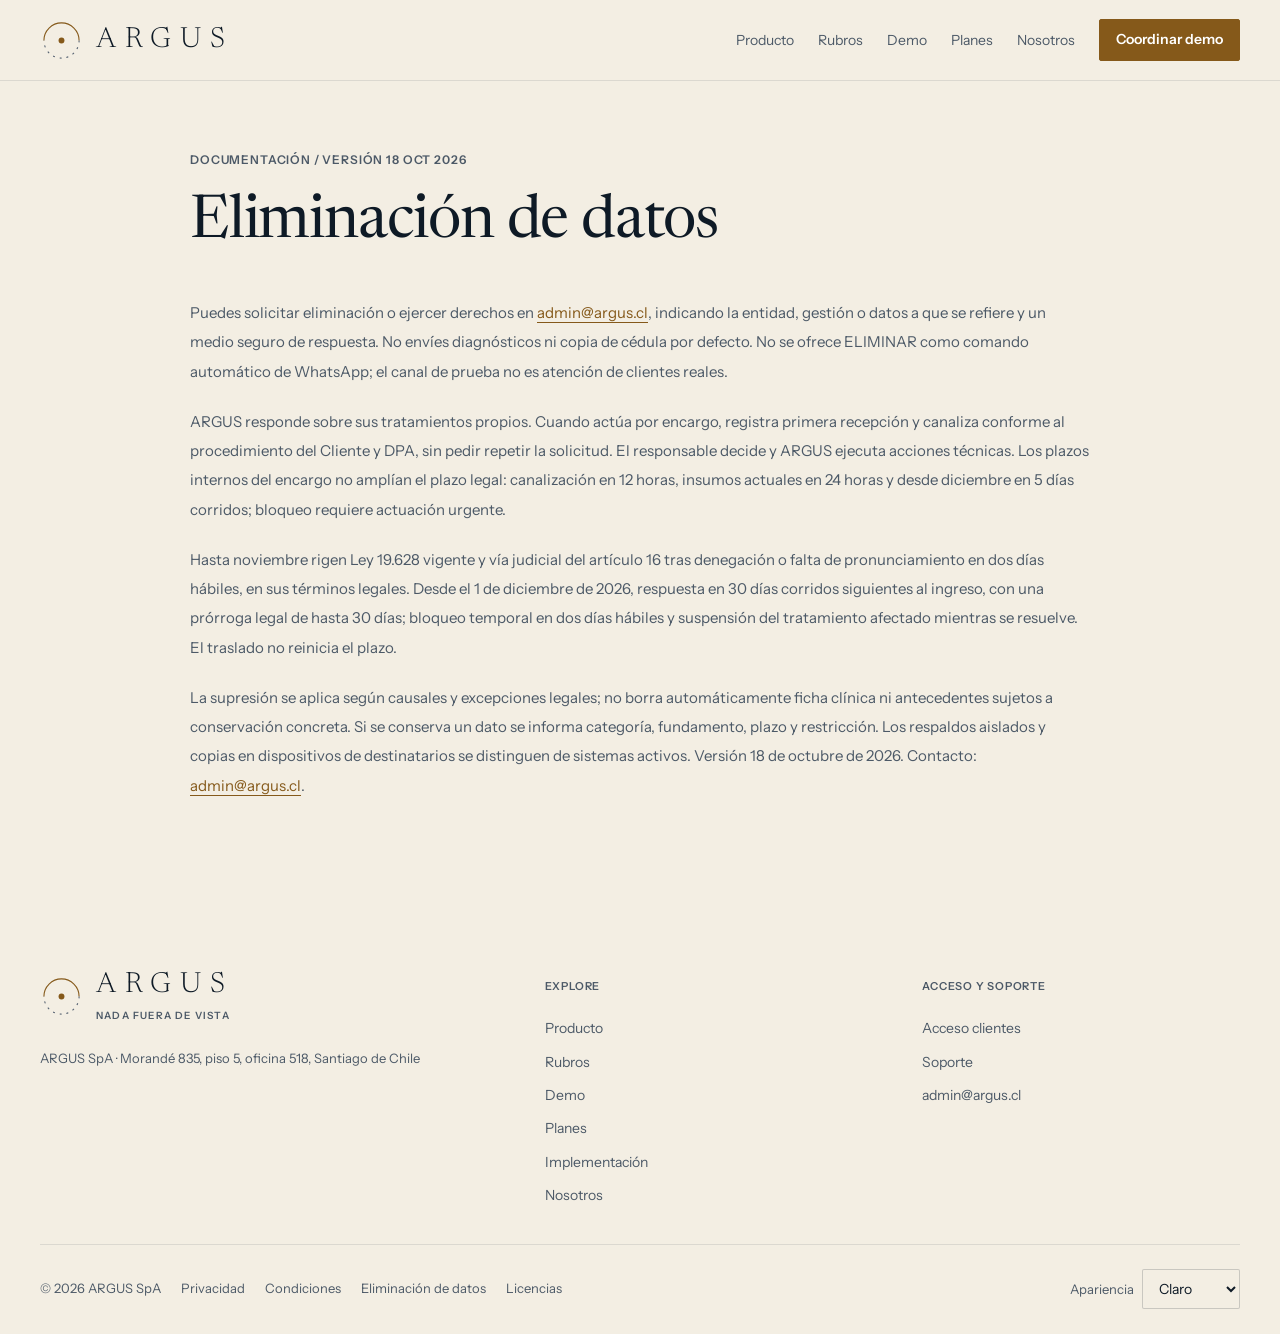
<file: eliminacion-datos.html>
<!doctype html><html lang="es-CL"><head><meta charset="utf-8"><meta name="viewport" content="width=device-width, initial-scale=1"><title>Eliminación de datos | ARGUS</title><meta name="description" content="Eliminación de datos de ARGUS SpA y su producto ATLAS."><link rel="canonical" href="https://www.argus.cl/eliminacion-datos.html"><meta property="og:type" content="website"><meta property="og:locale" content="es_CL"><meta property="og:site_name" content="ARGUS"><meta property="og:title" content="Eliminación de datos | ARGUS"><meta property="og:description" content="Eliminación de datos de ARGUS SpA y su producto ATLAS."><meta property="og:url" content="https://www.argus.cl/eliminacion-datos.html"><meta property="og:image" content="https://www.argus.cl/assets/media/og-argus-atlas.jpg"><meta property="og:image:width" content="1200"><meta property="og:image:height" content="630"><meta name="twitter:card" content="summary_large_image"><meta name="twitter:image" content="https://www.argus.cl/assets/media/og-argus-atlas.jpg"><meta name="theme-color" content="#F3EEE3"><link rel="icon" href="/favicon.ico" sizes="48x48"><link rel="icon" href="/favicon.svg" type="image/svg+xml"><link rel="icon" href="/favicon.png" type="image/png" sizes="96x96"><link rel="apple-touch-icon" href="/apple-touch-icon.png"><link rel="preconnect" href="https://fonts.googleapis.com"><link rel="preconnect" href="https://fonts.gstatic.com" crossorigin><link href="https://fonts.googleapis.com/css2?family=Newsreader:opsz,wght@6..72,300..600&family=Instrument+Sans:wght@400..600&family=IBM+Plex+Mono:wght@400;500&display=swap" rel="stylesheet"><link rel="stylesheet" href="assets/site.css"><script type="application/ld+json">{"@context": "https://schema.org", "@type": "Organization", "name": "ARGUS SpA", "url": "https://www.argus.cl/", "email": "admin@argus.cl", "telephone": "+56993477920"}</script><script src="assets/site.js" defer></script><link rel="stylesheet" href="assets/carta.css"><link rel="stylesheet" href="assets/ajustes.css"><script src="assets/theme.js"></script></head><body><a class="skip" href="#contenido">Ir al contenido</a><header class="masthead"><div class="container nav-inner"><a class="brand" href="index.html" aria-label="ARGUS, inicio"><svg viewBox="0 0 44 44" fill="none" aria-hidden="true"><path d="M4 22a18 18 0 0 1 36 0" stroke="currentColor" stroke-width="1.1"/><path d="M40 22a18 18 0 0 1-36 0" stroke="currentColor" stroke-width="1.1" stroke-dasharray="2 5" style="stroke:var(--gy)"/><circle cx="22" cy="22" r="3" fill="currentColor"/></svg><span>ARGUS<small>NADA FUERA DE VISTA</small></span></a><button class="menu-toggle" aria-expanded="false" aria-controls="main-nav">Menú <span aria-hidden="true">☰</span></button><nav id="main-nav" aria-label="Navegación principal"><a href="index.html#producto">Producto</a><a href="index.html#rubros">Rubros</a><a href="demo.html">Demo</a><a href="planes.html">Planes</a><a href="nosotros.html">Nosotros</a><a class="button" href="https://hablemos.argus.cl" data-contact="whatsapp" data-placement="navegacion" target="_blank" rel="noopener nofollow">Coordinar demo</a><div class="nav-extra"><a href="implementacion.html">Implementación</a><a href="https://app.argus.cl">Acceso clientes</a><a href="https://sentinel.argus.cl">Soporte</a></div></nav></div></header><main id="contenido"><article class="container legal-copy"><span class="eyebrow">DOCUMENTACIÓN / VERSIÓN 18 OCT 2026</span><h1>Eliminación de datos</h1><p>Puedes solicitar eliminación o ejercer derechos en <a href="mailto:admin@argus.cl">admin@argus.cl</a>, indicando la entidad, gestión o datos a que se refiere y un medio seguro de respuesta. No envíes diagnósticos ni copia de cédula por defecto. No se ofrece ELIMINAR como comando automático de WhatsApp; el canal de prueba no es atención de clientes reales.</p><p>ARGUS responde sobre sus tratamientos propios. Cuando actúa por encargo, registra primera recepción y canaliza conforme al procedimiento del Cliente y DPA, sin pedir repetir la solicitud. El responsable decide y ARGUS ejecuta acciones técnicas. Los plazos internos del encargo no amplían el plazo legal: canalización en 12 horas, insumos actuales en 24 horas y desde diciembre en 5 días corridos; bloqueo requiere actuación urgente.</p><p>Hasta noviembre rigen Ley 19.628 vigente y vía judicial del artículo 16 tras denegación o falta de pronunciamiento en dos días hábiles, en sus términos legales. Desde el 1 de diciembre de 2026, respuesta en 30 días corridos siguientes al ingreso, con una prórroga legal de hasta 30 días; bloqueo temporal en dos días hábiles y suspensión del tratamiento afectado mientras se resuelve. El traslado no reinicia el plazo.</p><p>La supresión se aplica según causales y excepciones legales; no borra automáticamente ficha clínica ni antecedentes sujetos a conservación concreta. Si se conserva un dato se informa categoría, fundamento, plazo y restricción. Los respaldos aislados y copias en dispositivos de destinatarios se distinguen de sistemas activos. Versión 18 de octubre de 2026. Contacto: <a href="mailto:admin@argus.cl">admin@argus.cl</a>.</p></article></main><footer class="footer"><div class="container footer-grid"><div><a class="brand" href="index.html"><svg viewBox="0 0 44 44" fill="none" aria-hidden="true"><path d="M4 22a18 18 0 0 1 36 0" stroke="currentColor" stroke-width="1.1"/><path d="M40 22a18 18 0 0 1-36 0" stroke="currentColor" stroke-width="1.1" stroke-dasharray="2 5" style="stroke:var(--gy)"/><circle cx="22" cy="22" r="3" fill="currentColor"/></svg><span>ARGUS<small>NADA FUERA DE VISTA</small></span></a><p class="small">ARGUS SpA · Morandé 835, piso 5, oficina 518, Santiago de Chile</p></div><div><span class="eyebrow">Explore</span><a href="index.html#producto">Producto</a><a href="index.html#rubros">Rubros</a><a href="demo.html">Demo</a><a href="planes.html">Planes</a><a href="implementacion.html">Implementación</a><a href="nosotros.html">Nosotros</a></div><div><span class="eyebrow">Acceso y soporte</span><a href="https://app.argus.cl">Acceso clientes</a><a href="https://sentinel.argus.cl">Soporte</a><a href="mailto:admin@argus.cl" data-contact="email" data-placement="footer">admin@argus.cl</a></div></div><div class="container footer-bottom"><span>© 2026 ARGUS SpA</span><div><a href="privacidad.html">Privacidad</a><a href="terminos.html">Condiciones</a><a href="eliminacion-datos.html">Eliminación de datos</a><a href="licencias/">Licencias</a></div></div></footer></body></html>
</file>
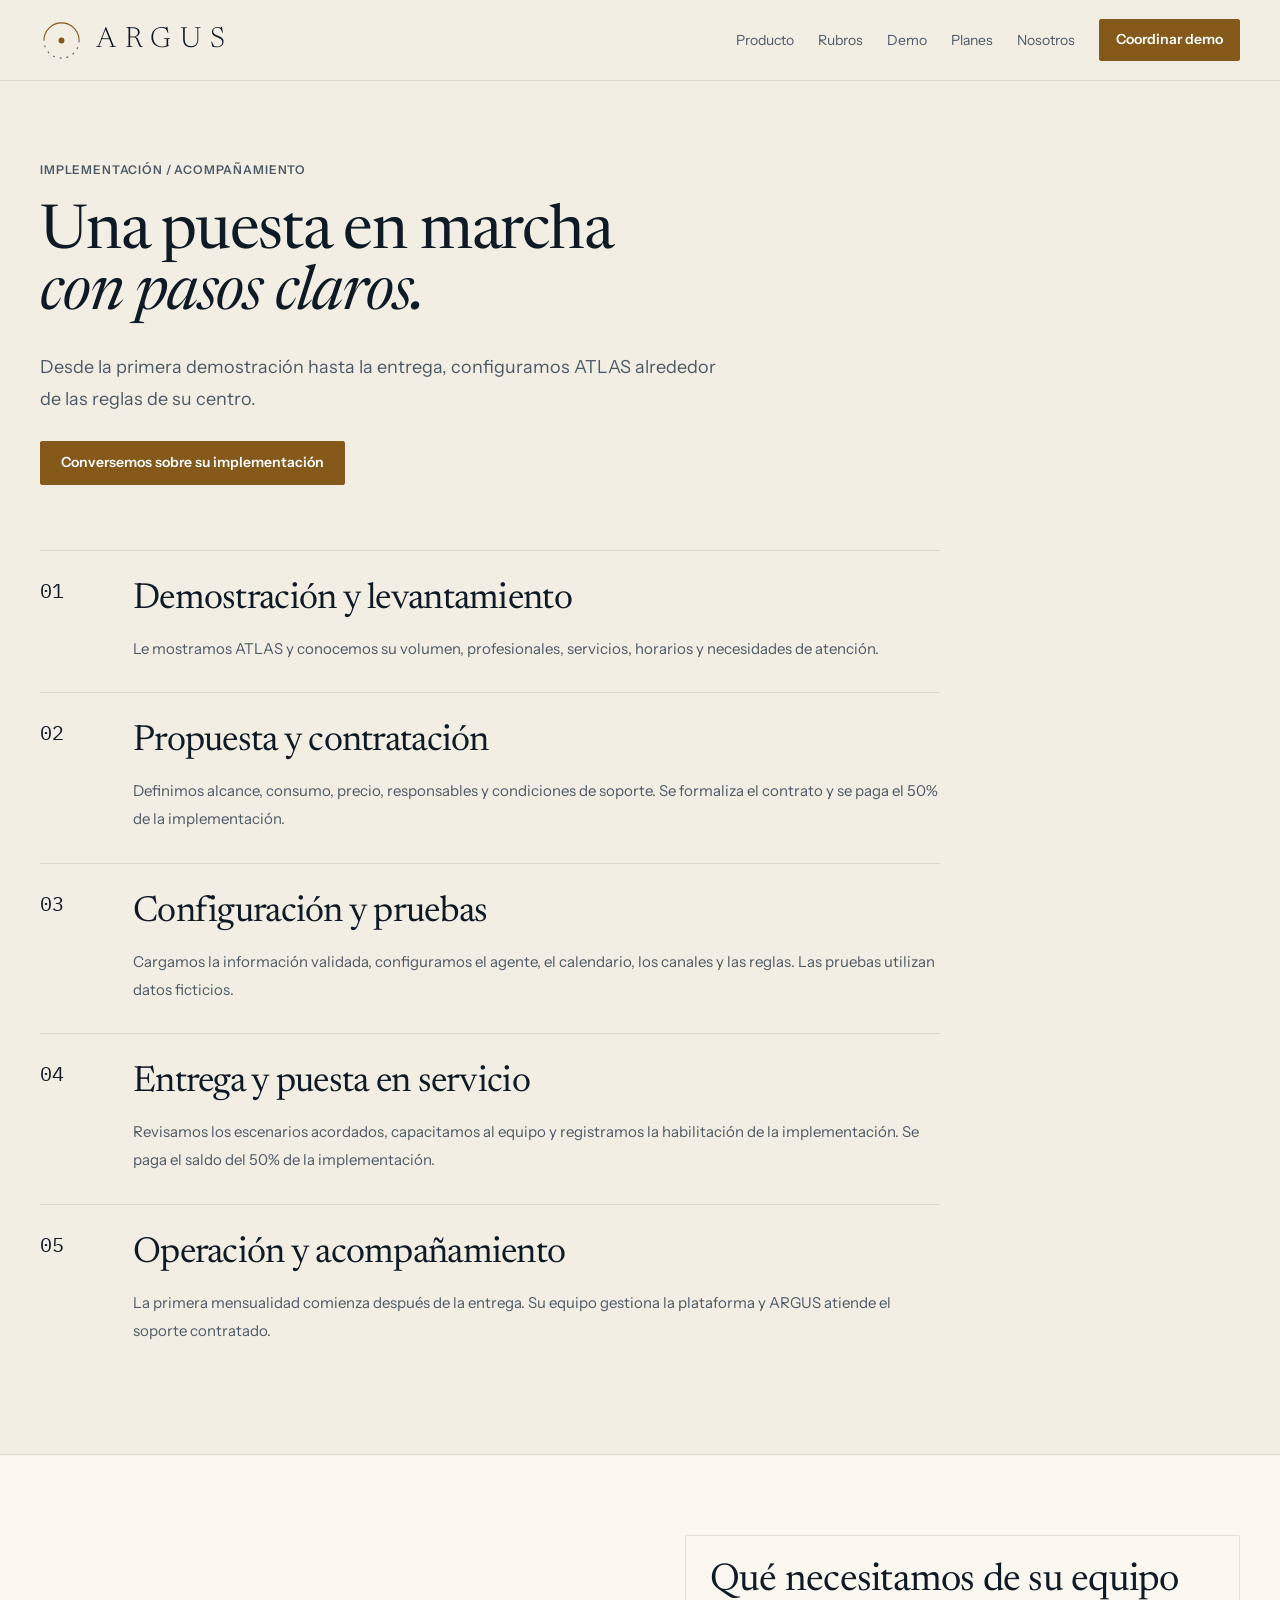
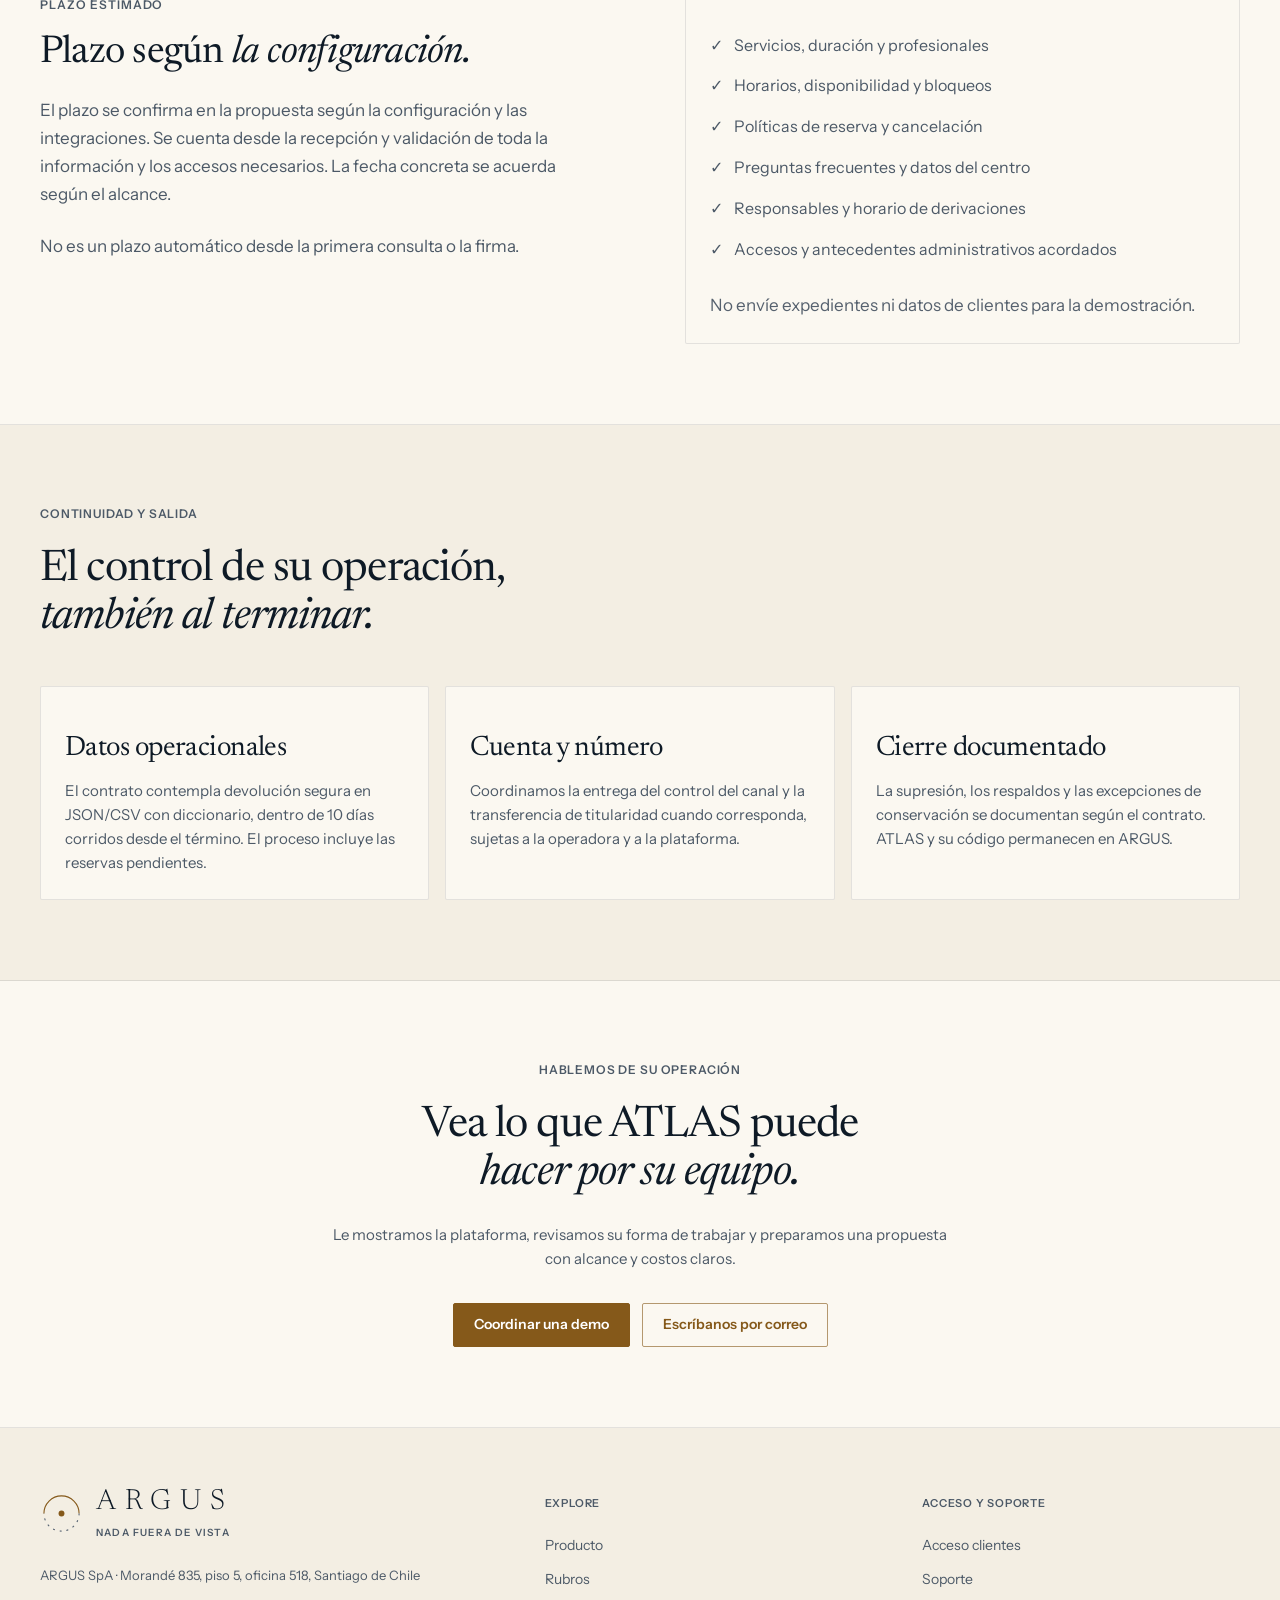
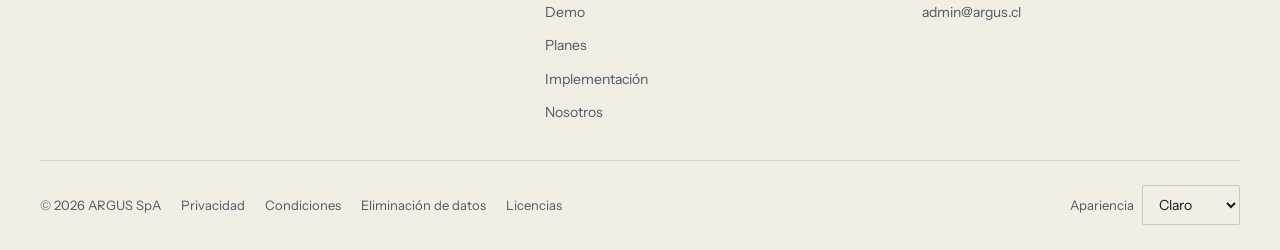
<file: implementacion.html>
<!doctype html><html lang="es-CL"><head><meta charset="utf-8"><meta name="viewport" content="width=device-width, initial-scale=1"><title>Implementación de ATLAS: proceso, entrega y soporte | ARGUS</title><meta name="description" content="Conozca la puesta en marcha de ATLAS, los requisitos, los plazos según el plan y el inicio de mensualidad después de la entrega."><link rel="canonical" href="https://www.argus.cl/implementacion.html"><meta property="og:type" content="website"><meta property="og:locale" content="es_CL"><meta property="og:site_name" content="ARGUS"><meta property="og:title" content="Implementación de ATLAS: proceso, entrega y soporte | ARGUS"><meta property="og:description" content="Conozca la puesta en marcha de ATLAS, los requisitos, los plazos según el plan y el inicio de mensualidad después de la entrega."><meta property="og:url" content="https://www.argus.cl/implementacion.html"><meta property="og:image" content="https://www.argus.cl/assets/media/og-argus-atlas.jpg"><meta property="og:image:width" content="1200"><meta property="og:image:height" content="630"><meta name="twitter:card" content="summary_large_image"><meta name="twitter:image" content="https://www.argus.cl/assets/media/og-argus-atlas.jpg"><meta name="theme-color" content="#F3EEE3"><link rel="icon" href="/favicon.ico" sizes="48x48"><link rel="icon" href="/favicon.svg" type="image/svg+xml"><link rel="icon" href="/favicon.png" type="image/png" sizes="96x96"><link rel="apple-touch-icon" href="/apple-touch-icon.png"><link rel="preconnect" href="https://fonts.googleapis.com"><link rel="preconnect" href="https://fonts.gstatic.com" crossorigin><link href="https://fonts.googleapis.com/css2?family=Newsreader:opsz,wght@6..72,300..600&family=Instrument+Sans:wght@400..600&family=IBM+Plex+Mono:wght@400;500&display=swap" rel="stylesheet"><link rel="stylesheet" href="assets/site.css"><script type="application/ld+json">{"@context": "https://schema.org", "@type": "Organization", "name": "ARGUS SpA", "url": "https://www.argus.cl/", "email": "admin@argus.cl", "telephone": "+56993477920"}</script><script src="assets/site.js" defer></script><link rel="stylesheet" href="assets/carta.css"><link rel="stylesheet" href="assets/ajustes.css"><script src="assets/theme.js"></script></head><body><a class="skip" href="#contenido">Ir al contenido</a><header class="masthead"><div class="container nav-inner"><a class="brand" href="index.html" aria-label="ARGUS, inicio"><svg viewBox="0 0 44 44" fill="none" aria-hidden="true"><path d="M4 22a18 18 0 0 1 36 0" stroke="currentColor" stroke-width="1.1"/><path d="M40 22a18 18 0 0 1-36 0" stroke="currentColor" stroke-width="1.1" stroke-dasharray="2 5" style="stroke:var(--gy)"/><circle cx="22" cy="22" r="3" fill="currentColor"/></svg><span>ARGUS<small>NADA FUERA DE VISTA</small></span></a><button class="menu-toggle" aria-expanded="false" aria-controls="main-nav">Menú <span aria-hidden="true">☰</span></button><nav id="main-nav" aria-label="Navegación principal"><a href="index.html#producto">Producto</a><a href="index.html#rubros">Rubros</a><a href="demo.html">Demo</a><a href="planes.html">Planes</a><a href="nosotros.html">Nosotros</a><a class="button" href="https://hablemos.argus.cl" data-contact="whatsapp" data-placement="navegacion" target="_blank" rel="noopener nofollow">Coordinar demo</a><div class="nav-extra"><a href="implementacion.html">Implementación</a><a href="https://app.argus.cl">Acceso clientes</a><a href="https://sentinel.argus.cl">Soporte</a></div></nav></div></header><main id="contenido"><section class="page-hero"><div class="container"><span class="eyebrow">IMPLEMENTACIÓN / ACOMPAÑAMIENTO</span><h1>Una puesta en marcha<br> <em>con pasos claros.</em></h1><p class="lead">Desde la primera demostración hasta la entrega, configuramos ATLAS alrededor de las reglas de su centro.</p><a class="button" href="https://hablemos.argus.cl" data-contact="whatsapp" data-placement="implementacion" target="_blank" rel="noopener nofollow">Conversemos sobre su implementación</a></div></section><section class="section" style="padding-top:0"><div class="container"><ol class="timeline"><li><span>01</span><div><h2>Demostración y levantamiento</h2><p>Le mostramos ATLAS y conocemos su volumen, profesionales, servicios, horarios y necesidades de atención.</p></div></li><li><span>02</span><div><h2>Propuesta y contratación</h2><p>Definimos alcance, consumo, precio, responsables y condiciones de soporte. Se formaliza el contrato y se paga el 50% de la implementación.</p></div></li><li><span>03</span><div><h2>Configuración y pruebas</h2><p>Cargamos la información validada, configuramos el agente, el calendario, los canales y las reglas. Las pruebas utilizan datos ficticios.</p></div></li><li><span>04</span><div><h2>Entrega y puesta en servicio</h2><p>Revisamos los escenarios acordados, capacitamos al equipo y registramos la habilitación de la implementación. Se paga el saldo del 50% de la implementación.</p></div></li><li><span>05</span><div><h2>Operación y acompañamiento</h2><p>La primera mensualidad comienza después de la entrega. Su equipo gestiona la plataforma y ARGUS atiende el soporte contratado.</p></div></li></ol></div></section><section class="section feature-section"><div class="container split"><div><span class="eyebrow">PLAZO ESTIMADO</span><h2>Plazo según <em>la configuración.</em></h2><p>El plazo se confirma en la propuesta según la configuración y las integraciones. Se cuenta desde la recepción y validación de toda la información y los accesos necesarios. La fecha concreta se acuerda según el alcance.</p><p>No es un plazo automático desde la primera consulta o la firma.</p></div><div class="callout"><h3>Qué necesitamos de su equipo</h3><ul class="check-list"><li>Servicios, duración y profesionales</li><li>Horarios, disponibilidad y bloqueos</li><li>Políticas de reserva y cancelación</li><li>Preguntas frecuentes y datos del centro</li><li>Responsables y horario de derivaciones</li><li>Accesos y antecedentes administrativos acordados</li></ul><p class="small">No envíe expedientes ni datos de clientes para la demostración.</p></div></div></section><section class="section"><div class="container"><div class="section-heading"><div><span class="eyebrow">CONTINUIDAD Y SALIDA</span><h2>El control de su operación,<br> <em>también al terminar.</em></h2></div></div><div class="cards"><article class="card"><h3>Datos operacionales</h3><p>El contrato contempla devolución segura en JSON/CSV con diccionario, dentro de 10 días corridos desde el término. El proceso incluye las reservas pendientes.</p></article><article class="card"><h3>Cuenta y número</h3><p>Coordinamos la entrega del control del canal y la transferencia de titularidad cuando corresponda, sujetas a la operadora y a la plataforma.</p></article><article class="card"><h3>Cierre documentado</h3><p>La supresión, los respaldos y las excepciones de conservación se documentan según el contrato. ATLAS y su código permanecen en ARGUS.</p></article></div></div></section><section class="section closing"><div class="container"><span class="eyebrow">Hablemos de su operación</span><h2>Vea lo que ATLAS puede<br> <em>hacer por su equipo.</em></h2><p>Le mostramos la plataforma, revisamos su forma de trabajar y preparamos una propuesta con alcance y costos claros.</p><div class="actions actions-center"><a class="button" href="https://hablemos.argus.cl" data-contact="whatsapp" data-placement="cierre" target="_blank" rel="noopener nofollow">Coordinar una demo</a><a class="button secondary" href="mailto:admin@argus.cl" data-contact="email" data-placement="cierre">Escríbanos por correo</a></div></div></section></main><footer class="footer"><div class="container footer-grid"><div><a class="brand" href="index.html"><svg viewBox="0 0 44 44" fill="none" aria-hidden="true"><path d="M4 22a18 18 0 0 1 36 0" stroke="currentColor" stroke-width="1.1"/><path d="M40 22a18 18 0 0 1-36 0" stroke="currentColor" stroke-width="1.1" stroke-dasharray="2 5" style="stroke:var(--gy)"/><circle cx="22" cy="22" r="3" fill="currentColor"/></svg><span>ARGUS<small>NADA FUERA DE VISTA</small></span></a><p class="small">ARGUS SpA · Morandé 835, piso 5, oficina 518, Santiago de Chile</p></div><div><span class="eyebrow">Explore</span><a href="index.html#producto">Producto</a><a href="index.html#rubros">Rubros</a><a href="demo.html">Demo</a><a href="planes.html">Planes</a><a href="implementacion.html">Implementación</a><a href="nosotros.html">Nosotros</a></div><div><span class="eyebrow">Acceso y soporte</span><a href="https://app.argus.cl">Acceso clientes</a><a href="https://sentinel.argus.cl">Soporte</a><a href="mailto:admin@argus.cl" data-contact="email" data-placement="footer">admin@argus.cl</a></div></div><div class="container footer-bottom"><span>© 2026 ARGUS SpA</span><div><a href="privacidad.html">Privacidad</a><a href="terminos.html">Condiciones</a><a href="eliminacion-datos.html">Eliminación de datos</a><a href="licencias/">Licencias</a></div></div></footer></body></html>
</file>
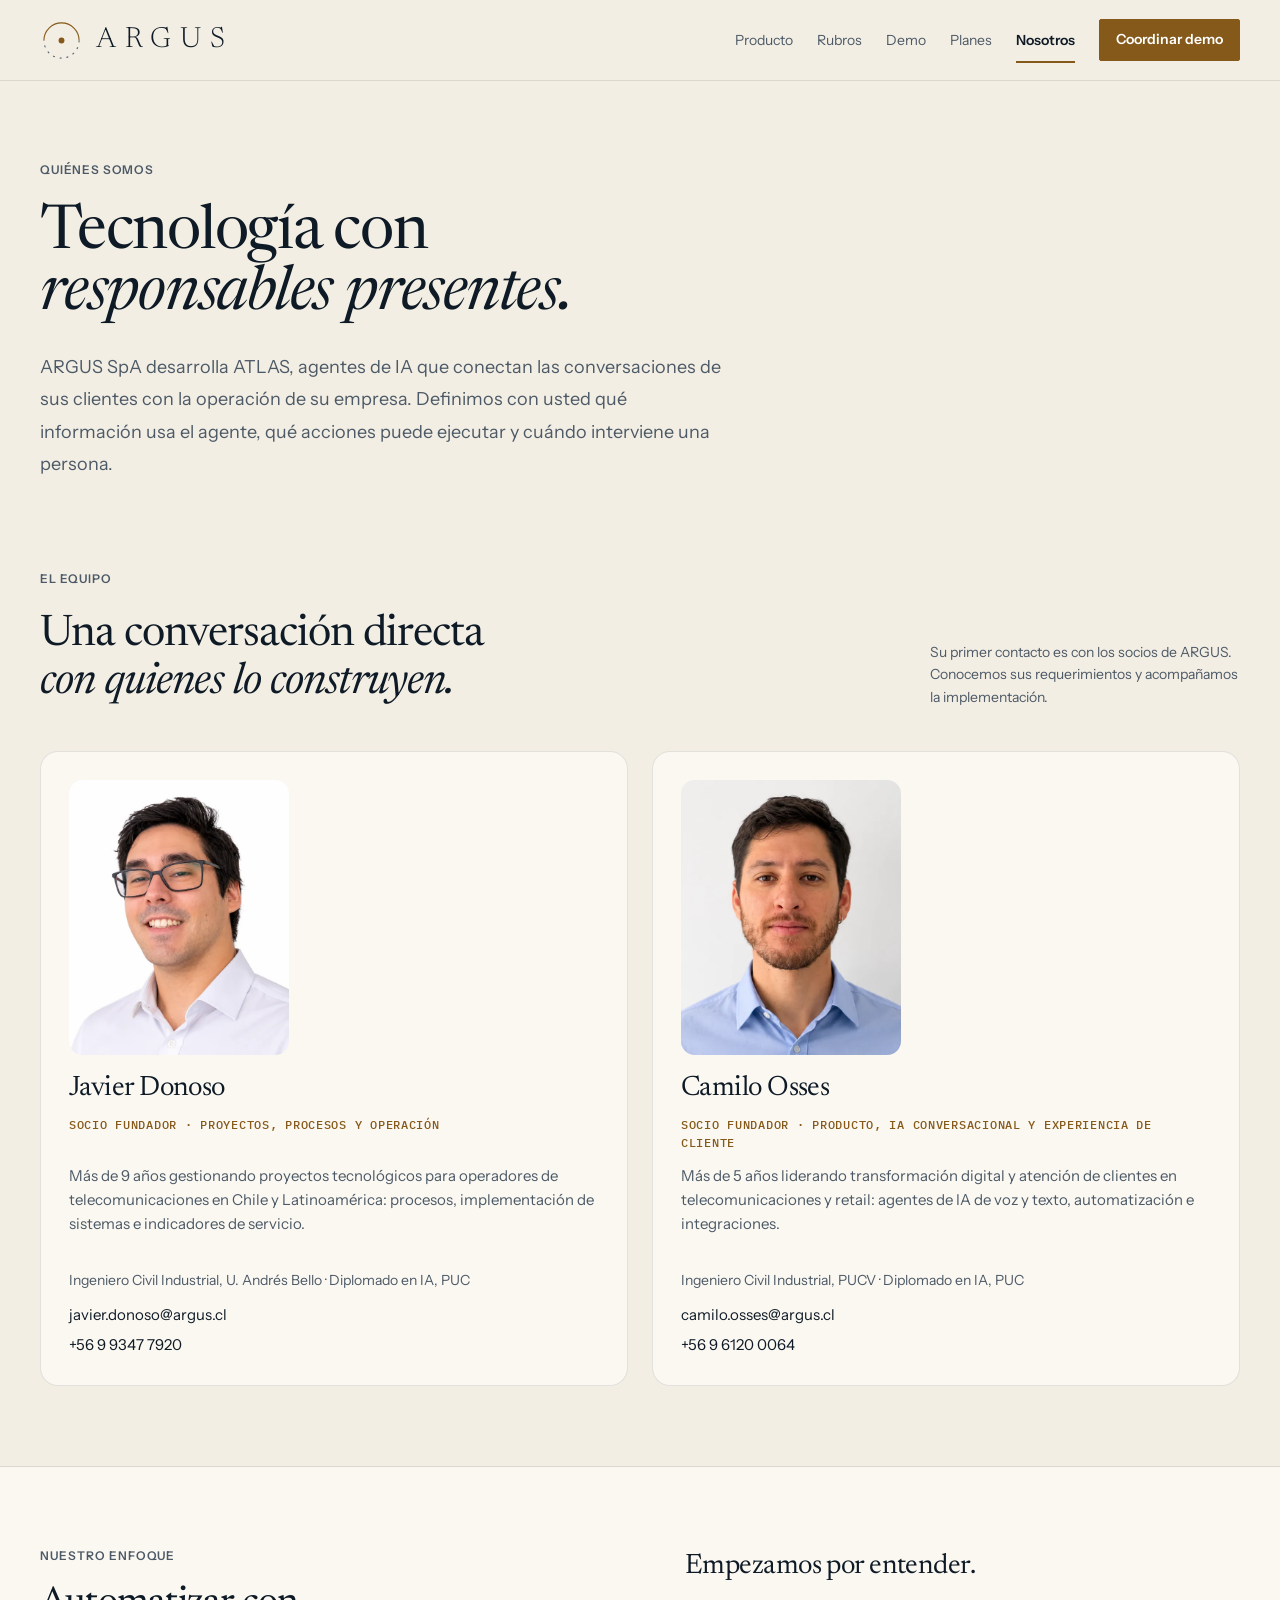
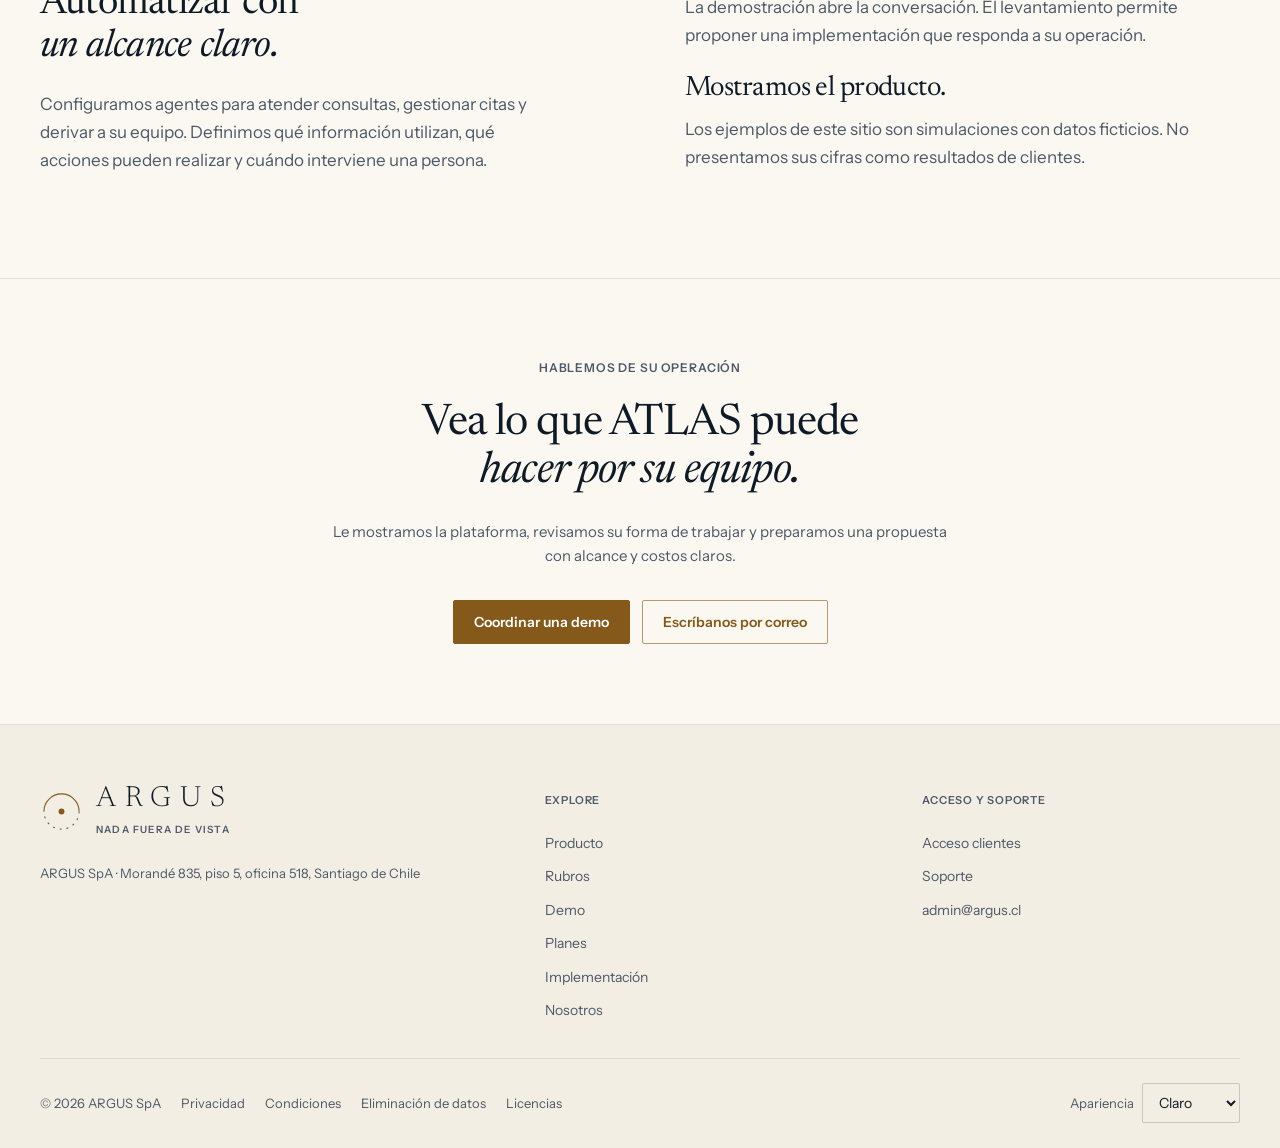
<file: nosotros.html>
<!doctype html><html lang="es-CL"><head><meta charset="utf-8"><meta name="viewport" content="width=device-width, initial-scale=1"><title>Conozca ARGUS, la empresa detrás de ATLAS</title><meta name="description" content="Converse con Javier Donoso y Camilo Osses, socios de ARGUS SpA, para conocer ATLAS y evaluar su implementación."><link rel="canonical" href="https://www.argus.cl/nosotros.html"><meta property="og:type" content="website"><meta property="og:locale" content="es_CL"><meta property="og:site_name" content="ARGUS"><meta property="og:title" content="Conozca ARGUS, la empresa detrás de ATLAS"><meta property="og:description" content="Converse con Javier Donoso y Camilo Osses, socios de ARGUS SpA, para conocer ATLAS y evaluar su implementación."><meta property="og:url" content="https://www.argus.cl/nosotros.html"><meta property="og:image" content="https://www.argus.cl/assets/media/og-argus-atlas.jpg"><meta property="og:image:width" content="1200"><meta property="og:image:height" content="630"><meta name="twitter:card" content="summary_large_image"><meta name="twitter:image" content="https://www.argus.cl/assets/media/og-argus-atlas.jpg"><meta name="theme-color" content="#F3EEE3"><link rel="icon" href="/favicon.ico" sizes="48x48"><link rel="icon" href="/favicon.svg" type="image/svg+xml"><link rel="icon" href="/favicon.png" type="image/png" sizes="96x96"><link rel="apple-touch-icon" href="/apple-touch-icon.png"><link rel="preconnect" href="https://fonts.googleapis.com"><link rel="preconnect" href="https://fonts.gstatic.com" crossorigin><link href="https://fonts.googleapis.com/css2?family=Newsreader:opsz,wght@6..72,300..600&family=Instrument+Sans:wght@400..600&family=IBM+Plex+Mono:wght@400;500&display=swap" rel="stylesheet"><link rel="stylesheet" href="assets/site.css"><script type="application/ld+json">{"@context": "https://schema.org", "@type": "Organization", "name": "ARGUS SpA", "url": "https://www.argus.cl/", "email": "admin@argus.cl", "telephone": "+56993477920"}</script><script src="assets/site.js" defer></script><link rel="stylesheet" href="assets/carta.css"><link rel="stylesheet" href="assets/ajustes.css"><script src="assets/theme.js"></script></head><body><a class="skip" href="#contenido">Ir al contenido</a><header class="masthead"><div class="container nav-inner"><a class="brand" href="index.html" aria-label="ARGUS, inicio"><svg viewBox="0 0 44 44" fill="none" aria-hidden="true"><path d="M4 22a18 18 0 0 1 36 0" stroke="currentColor" stroke-width="1.1"/><path d="M40 22a18 18 0 0 1-36 0" stroke="currentColor" stroke-width="1.1" stroke-dasharray="2 5" style="stroke:var(--gy)"/><circle cx="22" cy="22" r="3" fill="currentColor"/></svg><span>ARGUS<small>NADA FUERA DE VISTA</small></span></a><button class="menu-toggle" aria-expanded="false" aria-controls="main-nav">Menú <span aria-hidden="true">☰</span></button><nav id="main-nav" aria-label="Navegación principal"><a href="index.html#producto">Producto</a><a href="index.html#rubros">Rubros</a><a href="demo.html">Demo</a><a href="planes.html">Planes</a><a href="nosotros.html" aria-current="page">Nosotros</a><a class="button" href="https://hablemos.argus.cl" data-contact="whatsapp" data-placement="navegacion" target="_blank" rel="noopener nofollow">Coordinar demo</a><div class="nav-extra"><a href="implementacion.html">Implementación</a><a href="https://app.argus.cl">Acceso clientes</a><a href="https://sentinel.argus.cl">Soporte</a></div></nav></div></header><main id="contenido"><section class="page-hero"><div class="container"><span class="eyebrow">QUIÉNES SOMOS</span><h1>Tecnología con<br> <em>responsables presentes.</em></h1><p class="lead">ARGUS SpA desarrolla ATLAS, agentes de IA que conectan las conversaciones de sus clientes con la operación de su empresa. Definimos con usted qué información usa el agente, qué acciones puede ejecutar y cuándo interviene una persona.</p></div></section><section class="section" style="padding-top:0"><div class="container"><div class="section-heading"><div><span class="eyebrow">EL EQUIPO</span><h2>Una conversación directa<br> <em>con quienes lo construyen.</em></h2></div><p>Su primer contacto es con los socios de ARGUS. Conocemos sus requerimientos y acompañamos la implementación.</p></div><div class="team-grid"><article class="team-card"><picture class="photo-slot has-photo"><source srcset="assets/media/javier-donoso.webp" type="image/webp"><img src="assets/media/javier-donoso.jpg" alt="Javier Donoso, socio fundador de ARGUS" width="600" height="750" loading="lazy" decoding="async"></picture><h3>Javier Donoso</h3><p class="team-role">Socio fundador · Proyectos, procesos y operación</p><p>Más de 9 años gestionando proyectos tecnológicos para operadores de telecomunicaciones en Chile y Latinoamérica: procesos, implementación de sistemas e indicadores de servicio.</p><p class="team-edu">Ingeniero Civil Industrial, U. Andrés Bello · Diplomado en IA, PUC</p><ul class="team-contact"><li><a href="mailto:javier.donoso@argus.cl">javier.donoso@argus.cl</a></li><li><a href="https://wa.me/56993477920" target="_blank" rel="noopener" data-contact="whatsapp" data-placement="equipo">+56 9 9347 7920</a></li></ul></article><article class="team-card"><picture class="photo-slot has-photo"><source srcset="assets/media/camilo-osses.webp" type="image/webp"><img src="assets/media/camilo-osses.jpg" alt="Camilo Osses, socio fundador de ARGUS" width="600" height="750" loading="lazy" decoding="async"></picture><h3>Camilo Osses</h3><p class="team-role">Socio fundador · Producto, IA conversacional y experiencia de cliente</p><p>Más de 5 años liderando transformación digital y atención de clientes en telecomunicaciones y retail: agentes de IA de voz y texto, automatización e integraciones.</p><p class="team-edu">Ingeniero Civil Industrial, PUCV · Diplomado en IA, PUC</p><ul class="team-contact"><li><a href="mailto:camilo.osses@argus.cl">camilo.osses@argus.cl</a></li><li><a href="https://wa.me/56961200064" target="_blank" rel="noopener" data-contact="whatsapp_camilo" data-placement="equipo">+56 9 6120 0064</a></li></ul></article></div></div></section><section class="section feature-section"><div class="container split"><div><span class="eyebrow">NUESTRO ENFOQUE</span><h2>Automatizar con<br> <em>un alcance claro.</em></h2><p>Configuramos agentes para atender consultas, gestionar citas y derivar a su equipo. Definimos qué información utilizan, qué acciones pueden realizar y cuándo interviene una persona.</p></div><div><h3>Empezamos por entender.</h3><p>La demostración abre la conversación. El levantamiento permite proponer una implementación que responda a su operación.</p><h3>Mostramos el producto.</h3><p>Los ejemplos de este sitio son simulaciones con datos ficticios. No presentamos sus cifras como resultados de clientes.</p></div></div></section><section class="section closing"><div class="container"><span class="eyebrow">Hablemos de su operación</span><h2>Vea lo que ATLAS puede<br> <em>hacer por su equipo.</em></h2><p>Le mostramos la plataforma, revisamos su forma de trabajar y preparamos una propuesta con alcance y costos claros.</p><div class="actions actions-center"><a class="button" href="https://hablemos.argus.cl" data-contact="whatsapp" data-placement="cierre" target="_blank" rel="noopener nofollow">Coordinar una demo</a><a class="button secondary" href="mailto:admin@argus.cl" data-contact="email" data-placement="cierre">Escríbanos por correo</a></div></div></section></main><footer class="footer"><div class="container footer-grid"><div><a class="brand" href="index.html"><svg viewBox="0 0 44 44" fill="none" aria-hidden="true"><path d="M4 22a18 18 0 0 1 36 0" stroke="currentColor" stroke-width="1.1"/><path d="M40 22a18 18 0 0 1-36 0" stroke="currentColor" stroke-width="1.1" stroke-dasharray="2 5" style="stroke:var(--gy)"/><circle cx="22" cy="22" r="3" fill="currentColor"/></svg><span>ARGUS<small>NADA FUERA DE VISTA</small></span></a><p class="small">ARGUS SpA · Morandé 835, piso 5, oficina 518, Santiago de Chile</p></div><div><span class="eyebrow">Explore</span><a href="index.html#producto">Producto</a><a href="index.html#rubros">Rubros</a><a href="demo.html">Demo</a><a href="planes.html">Planes</a><a href="implementacion.html">Implementación</a><a href="nosotros.html">Nosotros</a></div><div><span class="eyebrow">Acceso y soporte</span><a href="https://app.argus.cl">Acceso clientes</a><a href="https://sentinel.argus.cl">Soporte</a><a href="mailto:admin@argus.cl" data-contact="email" data-placement="footer">admin@argus.cl</a></div></div><div class="container footer-bottom"><span>© 2026 ARGUS SpA</span><div><a href="privacidad.html">Privacidad</a><a href="terminos.html">Condiciones</a><a href="eliminacion-datos.html">Eliminación de datos</a><a href="licencias/">Licencias</a></div></div></footer></body></html>
</file>
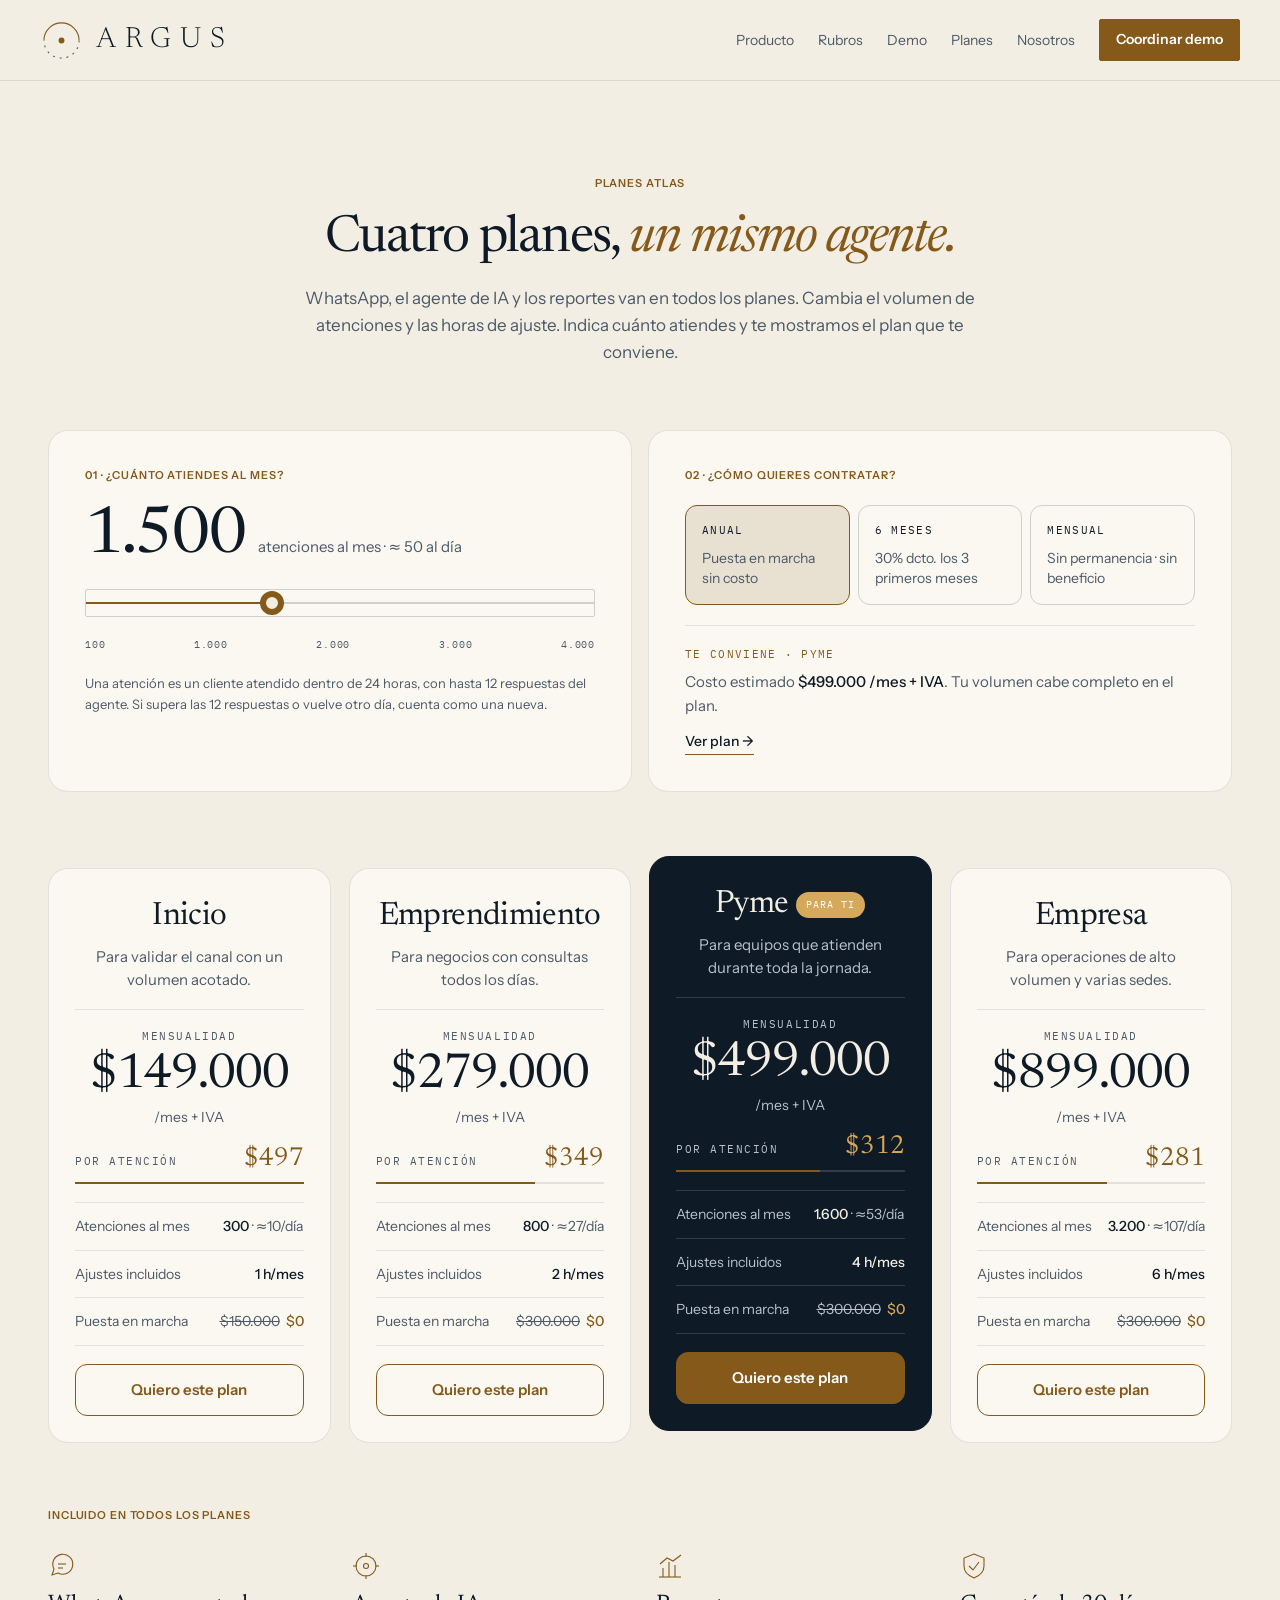
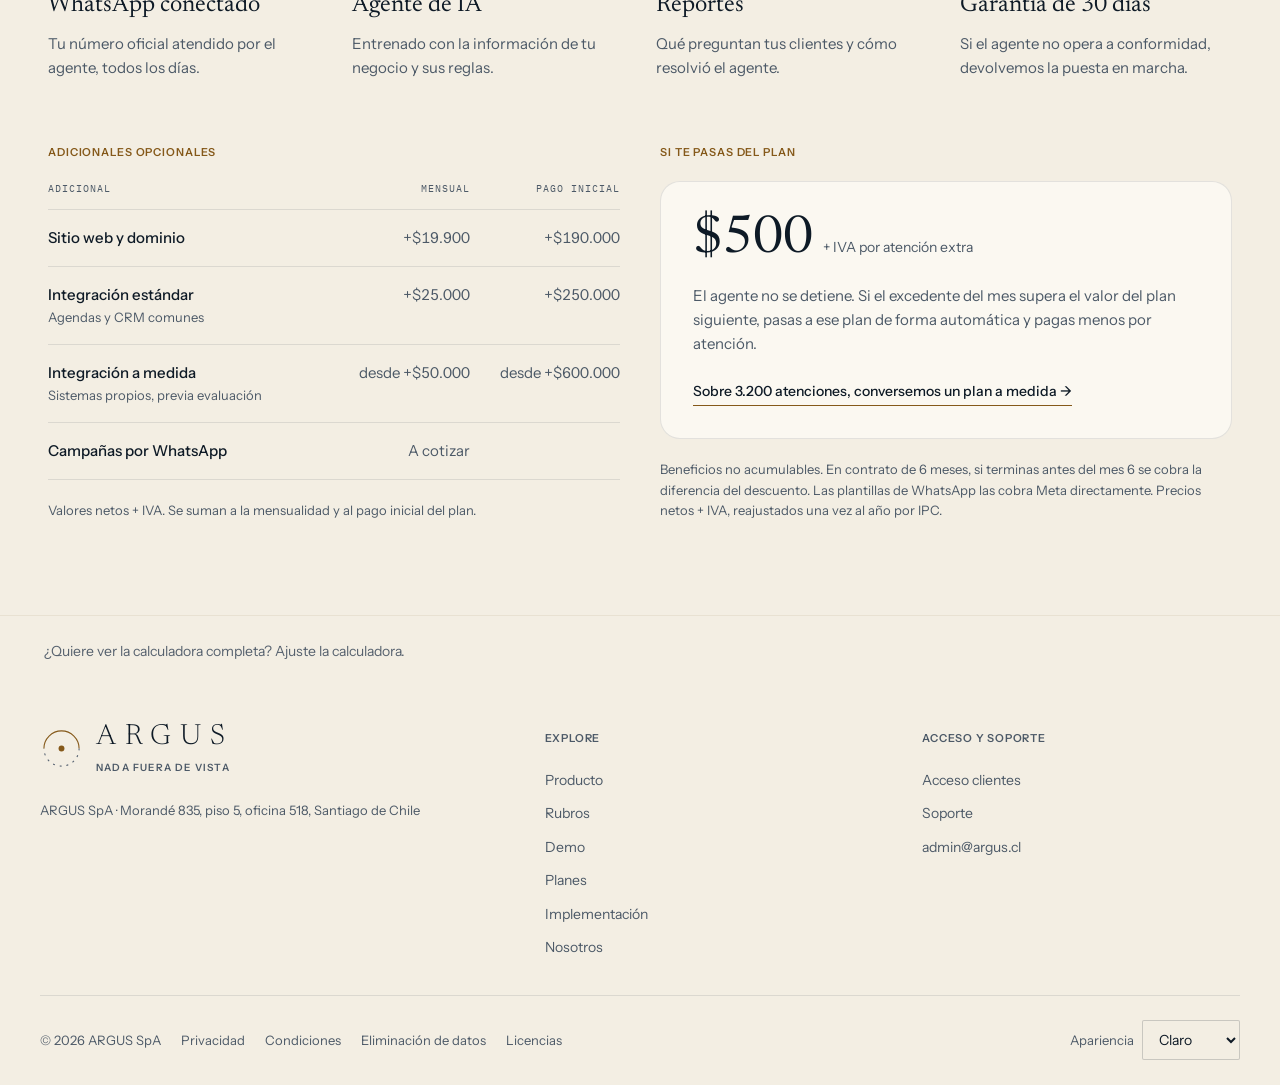
<file: planes.html>
<!doctype html><html lang="es-CL"><head><meta charset="utf-8"><meta name="viewport" content="width=device-width, initial-scale=1"><title>Planes ATLAS: cuatro planes y precios por atención | ARGUS</title><meta name="description" content="Inicio, Emprendimiento, Pyme y Empresa: desde $149.000 al mes + IVA. WhatsApp incluido; agregue web e integraciones."><link rel="canonical" href="https://www.argus.cl/planes.html"><meta property="og:type" content="website"><meta property="og:locale" content="es_CL"><meta property="og:site_name" content="ARGUS"><meta property="og:title" content="Su atención, a toda hora · ATLAS by ARGUS"><meta property="og:description" content="Agentes de IA que atienden, agendan y venden por WhatsApp y en su sitio web."><meta property="og:url" content="https://www.argus.cl/planes.html"><meta property="og:image" content="https://www.argus.cl/assets/media/atlas-demo-argus-poster.jpg"><meta property="og:image:alt" content="ATLAS by ARGUS: la atención que se adapta a su organización"><meta name="twitter:card" content="summary_large_image"><meta name="twitter:image" content="https://www.argus.cl/assets/media/atlas-demo-argus-poster.jpg"><meta name="theme-color" content="#F3EEE3"><link rel="icon" href="/favicon.ico" sizes="48x48"><link rel="icon" href="/favicon.svg" type="image/svg+xml"><link rel="icon" href="/favicon.png" type="image/png" sizes="96x96"><link rel="apple-touch-icon" href="/apple-touch-icon.png"><link rel="preconnect" href="https://fonts.googleapis.com"><link rel="preconnect" href="https://fonts.gstatic.com" crossorigin><link href="https://fonts.googleapis.com/css2?family=Newsreader:ital,opsz,wght@0,6..72,300..600;1,6..72,400&family=Instrument+Sans:wght@400..600&family=IBM+Plex+Mono:wght@400;500&display=swap" rel="stylesheet"><link rel="stylesheet" href="assets/site.css"><script type="application/ld+json">{"@context":"https://schema.org","@type":"Organization","name":"ARGUS SpA","url":"https://www.argus.cl/","logo":"https://www.argus.cl/assets/argus-app-icon-1024.png","email":"admin@argus.cl","address":{"@type":"PostalAddress","streetAddress":"Morandé 835, piso 5, oficina 518","addressLocality":"Santiago","addressCountry":"CL"}}</script><script type="application/ld+json">{"@context":"https://schema.org","@type":"FAQPage","mainEntity":[{"@type":"Question","name":"¿Sirve para mi rubro?","acceptedAnswer":{"@type":"Answer","text":"Sí. El lenguaje, las reglas y los procesos se configuran según su negocio."}},{"@type":"Question","name":"¿Qué pasa si el agente no sabe responder?","acceptedAnswer":{"@type":"Answer","text":"Deriva la conversación a su equipo con un resumen, sin inventar."}},{"@type":"Question","name":"¿Se conecta con mi agenda o CRM?","acceptedAnswer":{"@type":"Answer","text":"Sí, con una integración adicional. Si no usa un sistema de agenda, ATLAS trae la suya. Si su proveedor no habilita el acceso, ajustamos la propuesta antes de cobrar la integración."}},{"@type":"Question","name":"¿Qué es una atención?","acceptedAnswer":{"@type":"Answer","text":"Un cliente atendido dentro de 24 horas, con hasta 12 respuestas del agente. Pasadas las 12 respuestas se cuenta una nueva atención. Si el mismo cliente vuelve otro día, es otra atención."}},{"@type":"Question","name":"¿Qué pasa si supero las atenciones de mi plan?","acceptedAnswer":{"@type":"Answer","text":"El agente sigue atendiendo. Cada atención adicional cuesta $500 + IVA. El cambio al plan siguiente se hace solo cuando le sale más barato que pagar el excedente."}},{"@type":"Question","name":"¿Cómo se paga?","acceptedAnswer":{"@type":"Answer","text":"La implementación es un pago único en 3 cuotas: desde $150.000 + IVA en el plan Inicio y $300.000 + IVA en los demás planes. Con contrato anual no tiene costo. La mensualidad comienza al entregar el servicio."}},{"@type":"Question","name":"¿Usan mis datos para entrenar IA?","acceptedAnswer":{"@type":"Answer","text":"No. Cada empresa ve solo lo suyo y usted define cuánto tiempo se guardan. Tratamos los datos conforme a la Ley 21.719."}}]}</script><script src="assets/site.js" defer></script><script src="assets/hero.js" defer></script><link rel="stylesheet" href="assets/carta.css"><link rel="stylesheet" href="assets/ajustes.css"><link rel="stylesheet" href="assets/planes-ag.css"><link rel="stylesheet" href="assets/hero.css"><link rel="stylesheet" href="assets/home.css"><link rel="stylesheet" href="assets/secciones.css"><script src="assets/theme.js"></script></head><body><a class="skip" href="#contenido">Ir al contenido</a><header class="masthead"><div class="container nav-inner"><a class="brand" href="index.html" aria-label="ARGUS, inicio"><svg viewBox="0 0 44 44" fill="none" aria-hidden="true"><path d="M4 22a18 18 0 0 1 36 0" stroke="currentColor" stroke-width="1.1"/><path d="M40 22a18 18 0 0 1-36 0" stroke="currentColor" stroke-width="1.1" stroke-dasharray="2 5" style="stroke:var(--gy)"/><circle cx="22" cy="22" r="3" fill="currentColor"/></svg><span>ARGUS<small>NADA FUERA DE VISTA</small></span></a><button class="menu-toggle" aria-expanded="false" aria-controls="main-nav">Menú <span aria-hidden="true">☰</span></button><nav id="main-nav" aria-label="Navegación principal"><a href="index.html#producto" data-spy="producto">Producto</a><a href="index.html#rubros" data-spy="rubros">Rubros</a><a href="demo.html">Demo</a><a href="planes.html">Planes</a><a href="nosotros.html">Nosotros</a><a class="button" href="https://hablemos.argus.cl" data-contact="whatsapp" data-placement="navegacion" target="_blank" rel="noopener nofollow">Coordinar demo</a><div class="nav-extra"><a href="implementacion.html">Implementación</a><a href="https://app.argus.cl">Acceso clientes</a><a href="https://sentinel.argus.cl">Soporte</a></div></nav></div></header><main id="contenido"><section id="ag-planes" class="ag-planes" aria-labelledby="ag-planes-title" data-wa-number="56993477920">
<div class="ag-wrap">

  <!-- Encabezado -->
  <header class="ag-head">
    <div class="ag-head__text">
      <p class="ag-kicker ag-kicker--short">Planes ATLAS</p>
      <h1 id="ag-planes-title" class="ag-title">Cuatro planes, <em>un mismo agente.</em></h1>
      <p class="ag-lead">WhatsApp, el agente de IA y los reportes van en todos los planes. Cambia el volumen de atenciones y las horas de ajuste. Indica cuánto atiendes y te mostramos el plan que te conviene.</p>
    </div>
    <svg class="ag-signal" viewBox="0 0 300 120" aria-hidden="true">
      <path d="M2 104 C 70 100, 110 84, 150 62 S 240 18, 298 14" fill="none" stroke="#C2924F" stroke-width="1.1"/>
      <circle cx="150" cy="62" r="3" fill="#C2924F"/>
      <circle cx="298" cy="14" r="2" fill="#C2924F"/>
      <line x1="0" y1="119" x2="300" y2="119" stroke="rgba(12,14,16,.14)"/>
    </svg>
  </header>

  <!-- Configurador -->
  <div class="ag-config" role="region" aria-label="Encuentra tu plan">
    <div class="ag-config__col">
      <p class="ag-kicker">01 · ¿Cuánto atiendes al mes?</p>
      <div class="ag-vol" aria-hidden="true">
        <span class="ag-vol__num" data-out="vol">1.500</span>
        <span class="ag-vol__unit">atenciones al mes · ≈ <span data-out="volDay">50</span> al día</span>
      </div>
      <label for="ag-vol" class="ag-sr">Atenciones esperadas al mes</label>
      <input id="ag-vol" class="ag-range" type="range" min="100" max="4000" step="50" value="1500" aria-valuetext="1.500 atenciones al mes">
      <div class="ag-scale" aria-hidden="true"><span>100</span><span>1.000</span><span>2.000</span><span>3.000</span><span>4.000</span></div>
      <p class="ag-note">Una atención es un cliente atendido dentro de 24 horas, con hasta 12 respuestas del agente. Si supera las 12 respuestas o vuelve otro día, cuenta como una nueva.</p>
    </div>

    <div class="ag-config__col">
      <p class="ag-kicker">02 · ¿Cómo quieres contratar?</p>
      <fieldset class="ag-seg">
        <legend class="ag-sr">Forma de contratar</legend>
        <button type="button" class="ag-seg__btn" data-contract="anual" aria-pressed="true">
          <span class="ag-seg__label">ANUAL</span>
          <span class="ag-seg__desc">Puesta en marcha sin costo</span>
        </button>
        <button type="button" class="ag-seg__btn" data-contract="seis" aria-pressed="false">
          <span class="ag-seg__label">6 MESES</span>
          <span class="ag-seg__desc">30% dcto. los 3 primeros meses</span>
        </button>
        <button type="button" class="ag-seg__btn" data-contract="mensual" aria-pressed="false">
          <span class="ag-seg__label">MENSUAL</span>
          <span class="ag-seg__desc" data-out="mensualDesc">Sin permanencia · sin beneficio</span>
        </button>
      </fieldset>
      <div class="ag-result" aria-live="polite">
        <span class="ag-result__kicker">TE CONVIENE · <span data-out="bestName">PYME</span></span>
        <p class="ag-result__text">Costo estimado <strong><span data-out="bestTotal">$499.000</span> /mes + IVA</strong>. <span data-out="bestDetail">Tu volumen cabe completo en el plan.</span></p>
        <a class="ag-result__link" href="#ag-plan-pyme" data-out-href="bestAnchor">Ver plan →</a>
      </div>
    </div>
  </div>

  <!-- Tarjetas (HTML estático = SEO y sin-JS; el JS solo actualiza valores) -->
  <ul class="ag-cards" aria-label="Planes mensuales">

    <li class="ag-card" id="ag-plan-inicio" data-plan="inicio">
      <div class="ag-card__top"><h3 class="ag-card__name">Inicio</h3><span class="ag-tag ag-tag--you">PARA TI</span></div>
      <p class="ag-card__for">Para validar el canal con un volumen acotado.</p>
      <div class="ag-price">
        <span class="ag-mono ag-price__kicker" data-f="kicker">MENSUALIDAD</span>
        <span class="ag-price__big" data-f="price">$149.000</span>
        <span class="ag-price__after" data-f="after">/mes + IVA</span>
      </div>
      <div class="ag-ppa">
        <div class="ag-ppa__row"><span class="ag-mono ag-ppa__label">Por atención</span><span class="ag-ppa__val" data-f="ppa">$497</span></div>
        <div class="ag-meter" aria-hidden="true"><span class="ag-meter__fill" data-f="meter" style="width:100%"></span></div>
      </div>
      <dl class="ag-specs">
        <div class="ag-specs__row"><dt>Atenciones al mes</dt><dd>300 <span class="ag-light">· ≈10/día</span></dd></div>
        <div class="ag-specs__row"><dt>Ajustes incluidos</dt><dd>1 h/mes</dd></div>
        <div class="ag-specs__row"><dt>Puesta en marcha</dt><dd data-f="setup"><span class="ag-strike">$150.000</span><span class="ag-free">$0</span></dd></div>
      </dl>
      <a class="ag-cta" href="#" data-f="cta">Quiero este plan</a>
    </li>

    <li class="ag-card" id="ag-plan-emprendimiento" data-plan="emprendimiento">
      <div class="ag-card__top"><h3 class="ag-card__name">Emprendimiento</h3><span class="ag-tag ag-tag--you">PARA TI</span></div>
      <p class="ag-card__for">Para negocios con consultas todos los días.</p>
      <div class="ag-price">
        <span class="ag-mono ag-price__kicker" data-f="kicker">MENSUALIDAD</span>
        <span class="ag-price__big" data-f="price">$279.000</span>
        <span class="ag-price__after" data-f="after">/mes + IVA</span>
      </div>
      <div class="ag-ppa">
        <div class="ag-ppa__row"><span class="ag-mono ag-ppa__label">Por atención</span><span class="ag-ppa__val" data-f="ppa">$349</span></div>
        <div class="ag-meter" aria-hidden="true"><span class="ag-meter__fill" data-f="meter" style="width:70%"></span></div>
      </div>
      <dl class="ag-specs">
        <div class="ag-specs__row"><dt>Atenciones al mes</dt><dd>800 <span class="ag-light">· ≈27/día</span></dd></div>
        <div class="ag-specs__row"><dt>Ajustes incluidos</dt><dd>2 h/mes</dd></div>
        <div class="ag-specs__row"><dt>Puesta en marcha</dt><dd data-f="setup"><span class="ag-strike">$300.000</span><span class="ag-free">$0</span></dd></div>
      </dl>
      <a class="ag-cta" href="#" data-f="cta">Quiero este plan</a>
    </li>

    <li class="ag-card is-featured" id="ag-plan-pyme" data-plan="pyme">
      <div class="ag-card__top"><h3 class="ag-card__name">Pyme</h3><span class="ag-tag ag-tag--you">PARA TI</span><span class="ag-tag ag-tag--popular">MÁS ELEGIDO</span></div>
      <p class="ag-card__for">Para equipos que atienden durante toda la jornada.</p>
      <div class="ag-price">
        <span class="ag-mono ag-price__kicker" data-f="kicker">MENSUALIDAD</span>
        <span class="ag-price__big" data-f="price">$499.000</span>
        <span class="ag-price__after" data-f="after">/mes + IVA</span>
      </div>
      <div class="ag-ppa">
        <div class="ag-ppa__row"><span class="ag-mono ag-ppa__label">Por atención</span><span class="ag-ppa__val" data-f="ppa">$312</span></div>
        <div class="ag-meter" aria-hidden="true"><span class="ag-meter__fill" data-f="meter" style="width:63%"></span></div>
      </div>
      <dl class="ag-specs">
        <div class="ag-specs__row"><dt>Atenciones al mes</dt><dd>1.600 <span class="ag-light">· ≈53/día</span></dd></div>
        <div class="ag-specs__row"><dt>Ajustes incluidos</dt><dd>4 h/mes</dd></div>
        <div class="ag-specs__row"><dt>Puesta en marcha</dt><dd data-f="setup"><span class="ag-strike">$300.000</span><span class="ag-free">$0</span></dd></div>
      </dl>
      <a class="ag-cta" href="#" data-f="cta">Quiero este plan</a>
    </li>

    <li class="ag-card" id="ag-plan-empresa" data-plan="empresa">
      <div class="ag-card__top"><h3 class="ag-card__name">Empresa</h3><span class="ag-tag ag-tag--you">PARA TI</span></div>
      <p class="ag-card__for">Para operaciones de alto volumen y varias sedes.</p>
      <div class="ag-price">
        <span class="ag-mono ag-price__kicker" data-f="kicker">MENSUALIDAD</span>
        <span class="ag-price__big" data-f="price">$899.000</span>
        <span class="ag-price__after" data-f="after">/mes + IVA</span>
      </div>
      <div class="ag-ppa">
        <div class="ag-ppa__row"><span class="ag-mono ag-ppa__label">Por atención</span><span class="ag-ppa__val" data-f="ppa">$281</span></div>
        <div class="ag-meter" aria-hidden="true"><span class="ag-meter__fill" data-f="meter" style="width:57%"></span></div>
      </div>
      <dl class="ag-specs">
        <div class="ag-specs__row"><dt>Atenciones al mes</dt><dd>3.200 <span class="ag-light">· ≈107/día</span></dd></div>
        <div class="ag-specs__row"><dt>Ajustes incluidos</dt><dd>6 h/mes</dd></div>
        <div class="ag-specs__row"><dt>Puesta en marcha</dt><dd data-f="setup"><span class="ag-strike">$300.000</span><span class="ag-free">$0</span></dd></div>
      </dl>
      <a class="ag-cta" href="#" data-f="cta">Quiero este plan</a>
    </li>
  </ul>

  <!-- Incluido en todos -->
  <div>
    <h3 class="ag-kicker" style="margin-bottom:28px">Incluido en todos los planes</h3>
    <ul class="ag-incl">
      <li>
        <svg class="ag-icon" viewBox="0 0 28 28" aria-hidden="true"><path d="M4 23 L6 17 A10 10 0 1 1 10 21 Z"/><line x1="10" y1="12" x2="18" y2="12"/><line x1="10" y1="16" x2="15" y2="16"/></svg>
        <h4>WhatsApp conectado</h4>
        <p>Tu número oficial atendido por el agente, todos los días.</p>
      </li>
      <li>
        <svg class="ag-icon" viewBox="0 0 28 28" aria-hidden="true"><circle cx="14" cy="14" r="10"/><circle cx="14" cy="14" r="2.5"/><line x1="14" y1="1" x2="14" y2="5"/><line x1="14" y1="23" x2="14" y2="27"/><line x1="1" y1="14" x2="5" y2="14"/><line x1="23" y1="14" x2="27" y2="14"/></svg>
        <h4>Agente de IA</h4>
        <p>Entrenado con la información de tu negocio y sus reglas.</p>
      </li>
      <li>
        <svg class="ag-icon" viewBox="0 0 28 28" aria-hidden="true"><line x1="3" y1="25" x2="25" y2="25"/><line x1="7" y1="25" x2="7" y2="16"/><line x1="13" y1="25" x2="13" y2="10"/><line x1="19" y1="25" x2="19" y2="13"/><polyline points="4,12 11,6 17,9 25,3"/></svg>
        <h4>Reportes</h4>
        <p>Qué preguntan tus clientes y cómo resolvió el agente.</p>
      </li>
      <li>
        <svg class="ag-icon" viewBox="0 0 28 28" aria-hidden="true"><path d="M14 2 L24 6 L24 14 C24 20 19 24 14 26 C9 24 4 20 4 14 L4 6 Z"/><polyline points="9,14 13,18 19,10"/></svg>
        <h4>Garantía de 30 días</h4>
        <p>Si el agente no opera a conformidad, devolvemos la puesta en marcha.</p>
      </li>
    </ul>
  </div>

  <!-- Adicionales + excedentes -->
  <div class="ag-extras">
    <div class="ag-extras__col">
      <h3 class="ag-kicker">Adicionales opcionales</h3>
      <table class="ag-table">
        <thead><tr><th scope="col">ADICIONAL</th><th scope="col" class="ag-num">MENSUAL</th><th scope="col" class="ag-num">PAGO INICIAL</th></tr></thead>
        <tbody>
          <tr><td><div class="ag-t-name">Sitio web y dominio</div></td><td class="ag-num" data-label="MENSUAL">+$19.900</td><td class="ag-num" data-label="PAGO INICIAL">+$190.000</td></tr>
          <tr><td><div class="ag-t-name">Integración estándar</div><div class="ag-t-desc">Agendas y CRM comunes</div></td><td class="ag-num" data-label="MENSUAL">+$25.000</td><td class="ag-num" data-label="PAGO INICIAL">+$250.000</td></tr>
          <tr><td><div class="ag-t-name">Integración a medida</div><div class="ag-t-desc">Sistemas propios, previa evaluación</div></td><td class="ag-num" data-label="MENSUAL">desde +$50.000</td><td class="ag-num" data-label="PAGO INICIAL">desde +$600.000</td></tr>
          <tr><td><div class="ag-t-name">Campañas por WhatsApp</div></td><td class="ag-num" data-label="VALOR">A cotizar</td><td class="ag-num" data-label="" aria-hidden="true"></td></tr>
        </tbody>
      </table>
      <p class="ag-note">Valores netos + IVA. Se suman a la mensualidad y al pago inicial del plan.</p>
    </div>

    <div class="ag-extras__col">
      <h3 class="ag-kicker">Si te pasas del plan</h3>
      <div class="ag-over">
        <div class="ag-over__num"><span>$500</span><span>+ IVA por atención extra</span></div>
        <p>El agente no se detiene. Si el excedente del mes supera el valor del plan siguiente, pasas a ese plan de forma automática y pagas menos por atención.</p>
        <a class="ag-result__link" href="#" data-f-custom>Sobre 3.200 atenciones, conversemos un plan a medida →</a>
      </div>
      <p class="ag-legal">Beneficios no acumulables. En contrato de 6 meses, si terminas antes del mes 6 se cobra la diferencia del descuento. Las plantillas de WhatsApp las cobra Meta directamente. Precios netos + IVA, reajustados una vez al año por IPC.</p>
    </div>
  </div>

</div>
</section><p class="plans-from" style="max-width:1240px;margin:24px auto 0;padding:0 24px">¿Quiere ver la calculadora completa? <a href="index.html#calculadora">Ajuste la calculadora</a>.</p>
</main>

<footer class="footer"><div class="container footer-grid"><div><a class="brand" href="index.html"><svg viewBox="0 0 44 44" fill="none" aria-hidden="true"><path d="M4 22a18 18 0 0 1 36 0" stroke="currentColor" stroke-width="1.1"/><path d="M40 22a18 18 0 0 1-36 0" stroke="currentColor" stroke-width="1.1" stroke-dasharray="2 5" style="stroke:var(--gy)"/><circle cx="22" cy="22" r="3" fill="currentColor"/></svg><span>ARGUS<small>NADA FUERA DE VISTA</small></span></a><p class="small">ARGUS SpA · Morandé 835, piso 5, oficina 518, Santiago de Chile</p></div><div><span class="eyebrow">Explore</span><a href="index.html#producto">Producto</a><a href="index.html#rubros">Rubros</a><a href="demo.html">Demo</a><a href="planes.html">Planes</a><a href="implementacion.html">Implementación</a><a href="nosotros.html">Nosotros</a></div><div><span class="eyebrow">Acceso y soporte</span><a href="https://app.argus.cl">Acceso clientes</a><a href="https://sentinel.argus.cl">Soporte</a><a href="mailto:admin@argus.cl" data-contact="email" data-placement="footer">admin@argus.cl</a></div></div><div class="container footer-bottom"><span>© 2026 ARGUS SpA</span><div><a href="privacidad.html">Privacidad</a><a href="terminos.html">Condiciones</a><a href="eliminacion-datos.html">Eliminación de datos</a><a href="licencias/">Licencias</a></div></div></footer>
<script src="assets/planes-ag.js" defer></script></body></html>
</file>
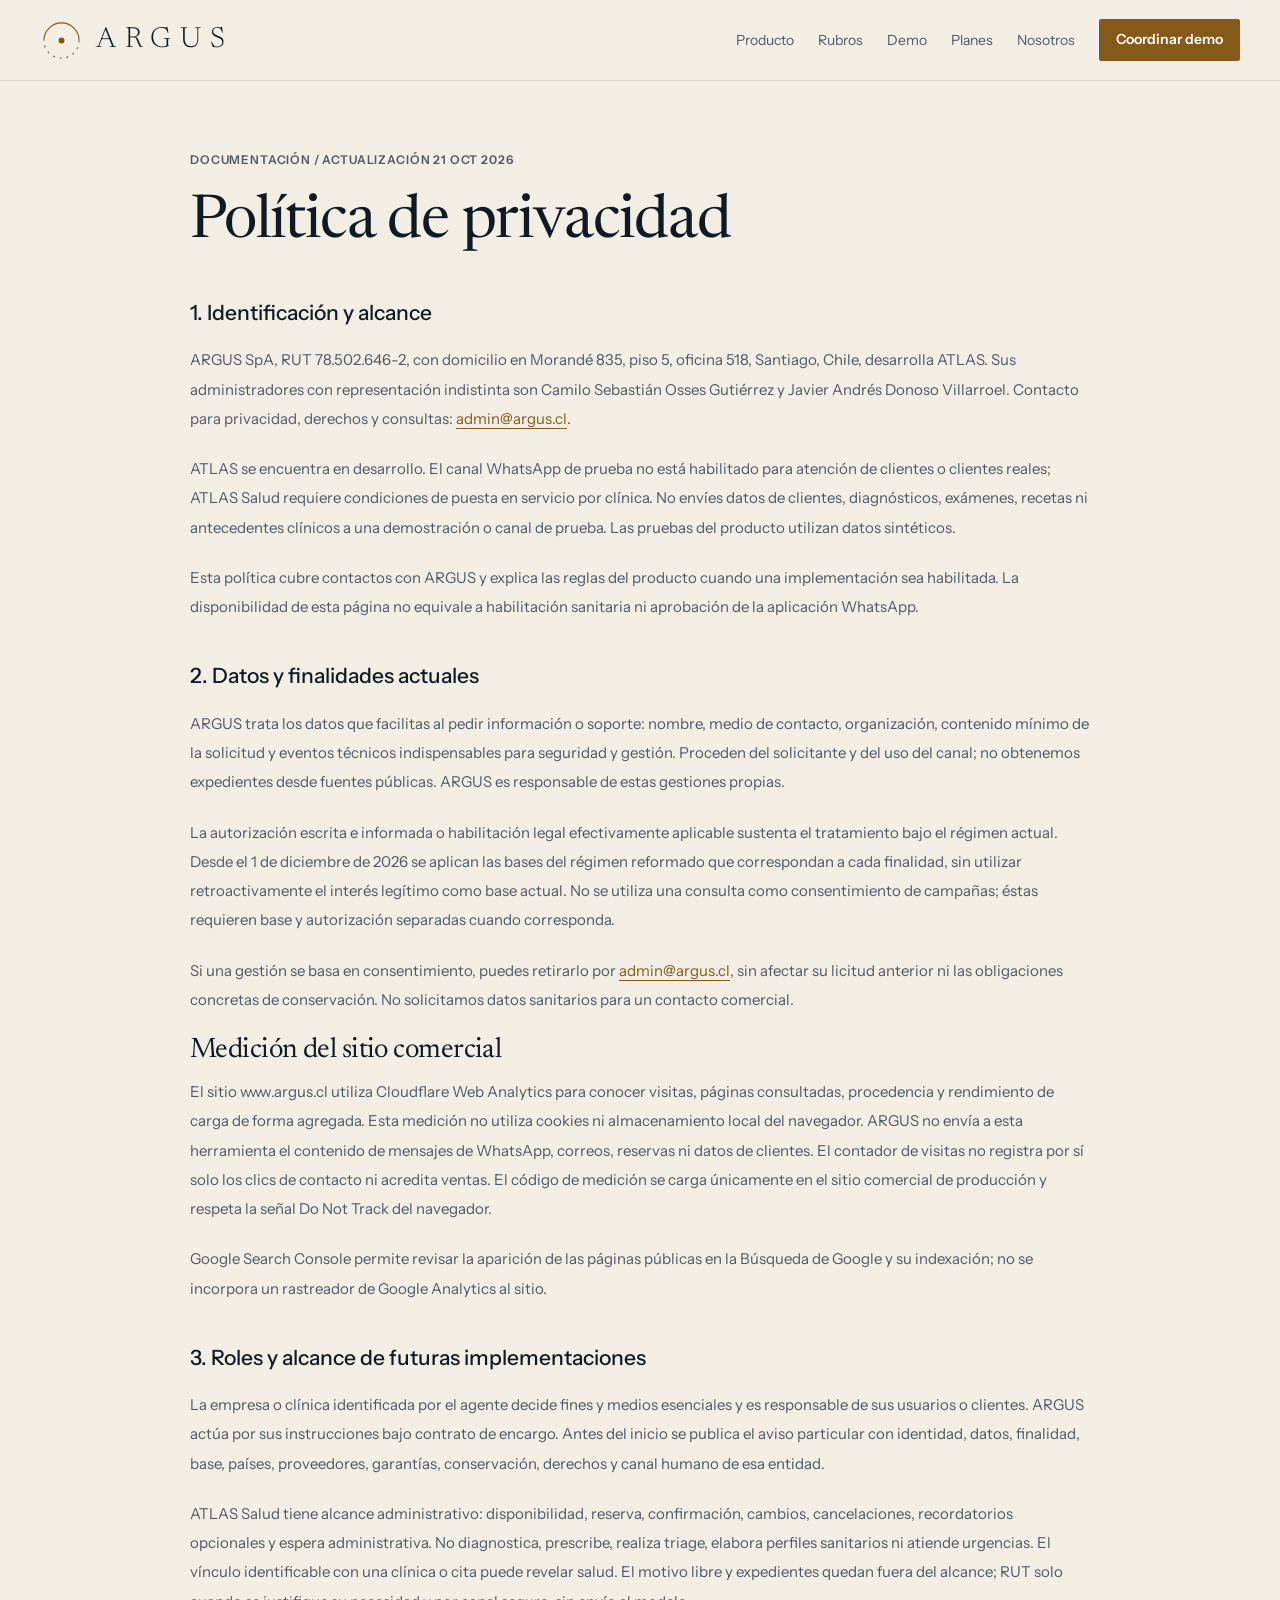
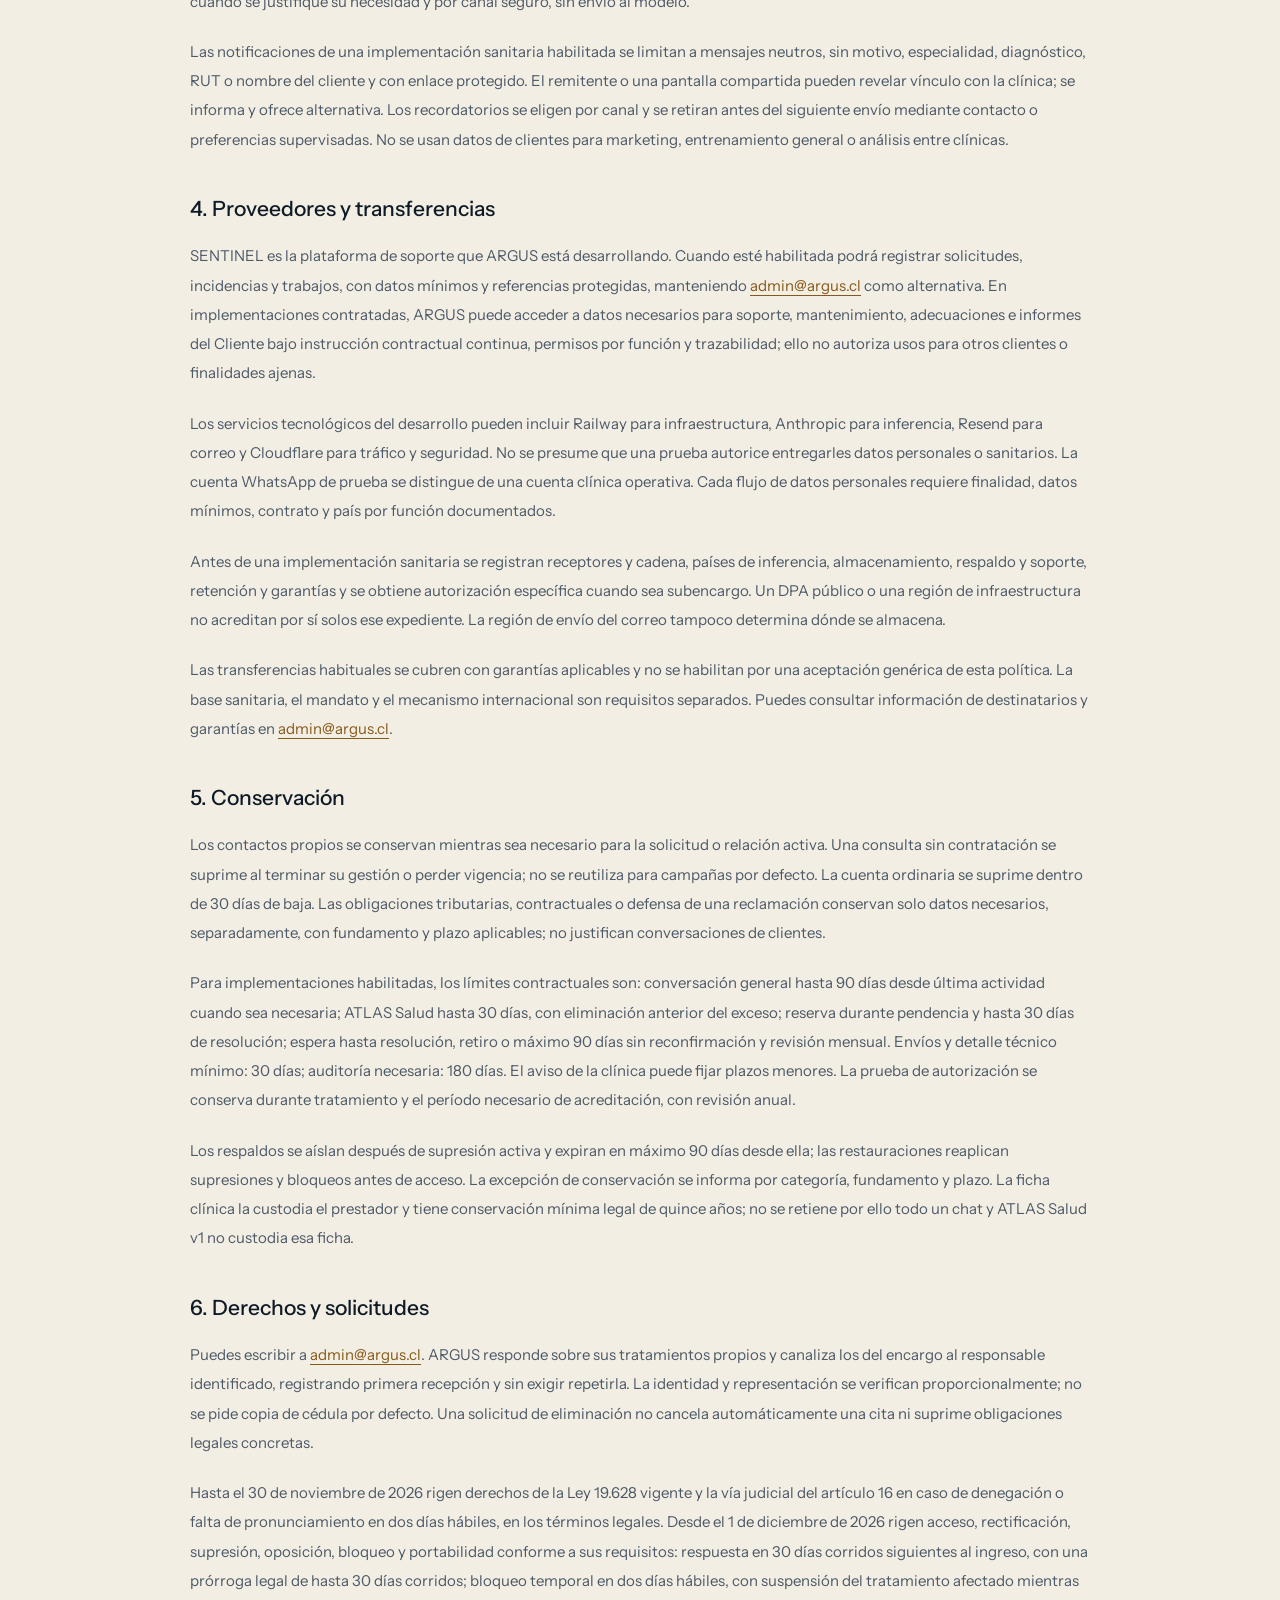
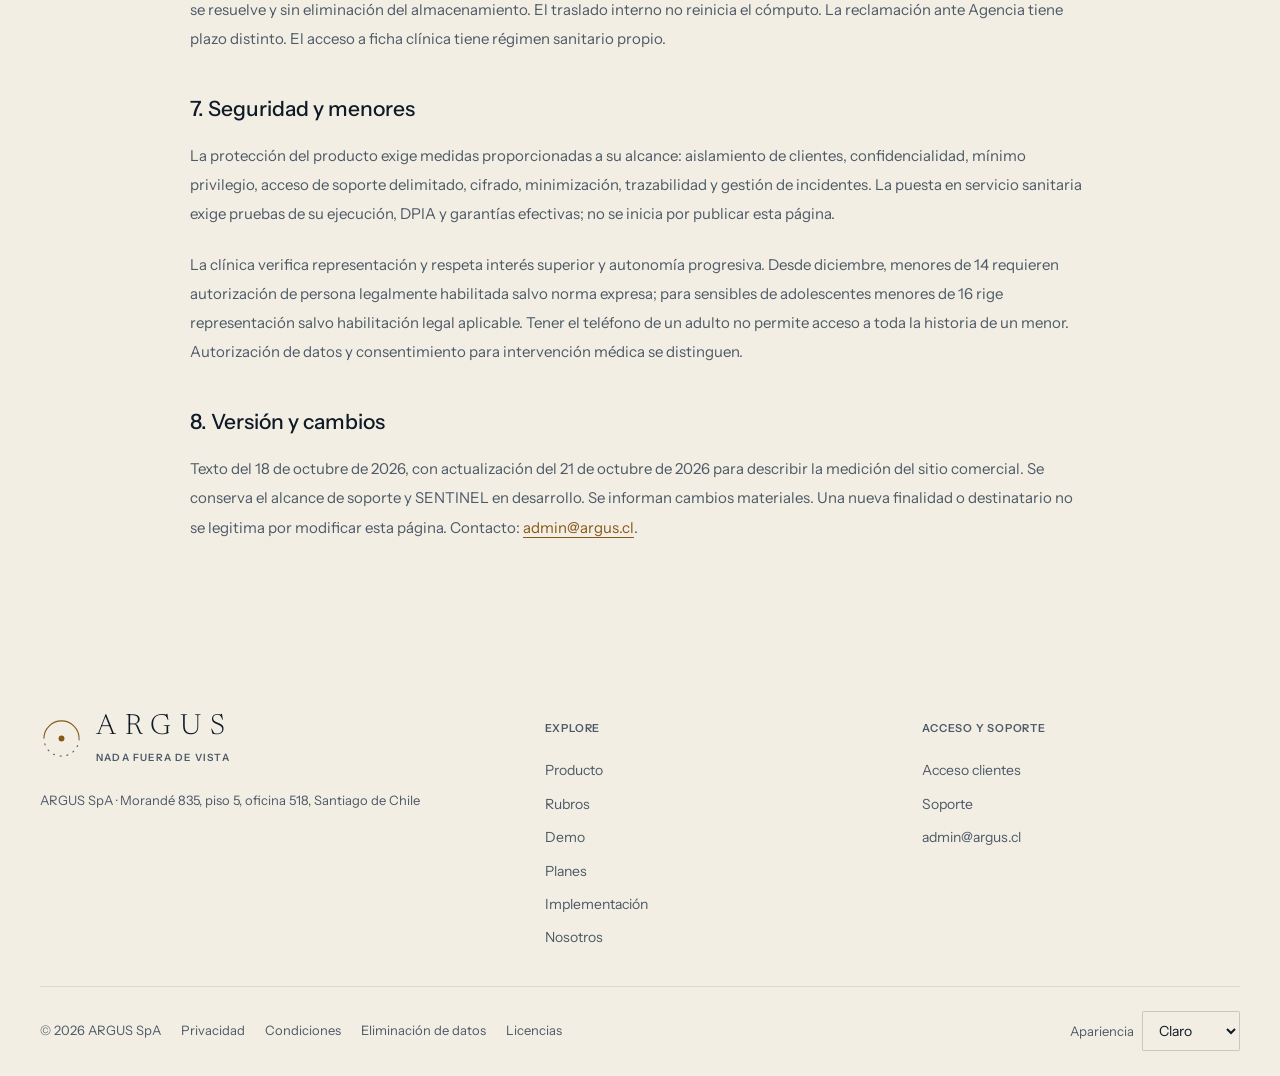
<file: privacidad.html>
<!doctype html><html lang="es-CL"><head><meta charset="utf-8"><meta name="viewport" content="width=device-width, initial-scale=1"><title>Política de privacidad | ARGUS</title><meta name="description" content="Política de privacidad de ARGUS SpA y su producto ATLAS."><link rel="canonical" href="https://www.argus.cl/privacidad.html"><meta property="og:type" content="website"><meta property="og:locale" content="es_CL"><meta property="og:site_name" content="ARGUS"><meta property="og:title" content="Política de privacidad | ARGUS"><meta property="og:description" content="Política de privacidad de ARGUS SpA y su producto ATLAS."><meta property="og:url" content="https://www.argus.cl/privacidad.html"><meta property="og:image" content="https://www.argus.cl/assets/media/og-argus-atlas.jpg"><meta property="og:image:width" content="1200"><meta property="og:image:height" content="630"><meta name="twitter:card" content="summary_large_image"><meta name="twitter:image" content="https://www.argus.cl/assets/media/og-argus-atlas.jpg"><meta name="theme-color" content="#F3EEE3"><link rel="icon" href="/favicon.ico" sizes="48x48"><link rel="icon" href="/favicon.svg" type="image/svg+xml"><link rel="icon" href="/favicon.png" type="image/png" sizes="96x96"><link rel="apple-touch-icon" href="/apple-touch-icon.png"><link rel="preconnect" href="https://fonts.googleapis.com"><link rel="preconnect" href="https://fonts.gstatic.com" crossorigin><link href="https://fonts.googleapis.com/css2?family=Newsreader:opsz,wght@6..72,300..600&family=Instrument+Sans:wght@400..600&family=IBM+Plex+Mono:wght@400;500&display=swap" rel="stylesheet"><link rel="stylesheet" href="assets/site.css"><script type="application/ld+json">{"@context": "https://schema.org", "@type": "Organization", "name": "ARGUS SpA", "url": "https://www.argus.cl/", "email": "admin@argus.cl", "telephone": "+56993477920"}</script><script src="assets/site.js" defer></script><link rel="stylesheet" href="assets/carta.css"><link rel="stylesheet" href="assets/ajustes.css"><script src="assets/theme.js"></script></head><body><a class="skip" href="#contenido">Ir al contenido</a><header class="masthead"><div class="container nav-inner"><a class="brand" href="index.html" aria-label="ARGUS, inicio"><svg viewBox="0 0 44 44" fill="none" aria-hidden="true"><path d="M4 22a18 18 0 0 1 36 0" stroke="currentColor" stroke-width="1.1"/><path d="M40 22a18 18 0 0 1-36 0" stroke="currentColor" stroke-width="1.1" stroke-dasharray="2 5" style="stroke:var(--gy)"/><circle cx="22" cy="22" r="3" fill="currentColor"/></svg><span>ARGUS<small>NADA FUERA DE VISTA</small></span></a><button class="menu-toggle" aria-expanded="false" aria-controls="main-nav">Menú <span aria-hidden="true">☰</span></button><nav id="main-nav" aria-label="Navegación principal"><a href="index.html#producto">Producto</a><a href="index.html#rubros">Rubros</a><a href="demo.html">Demo</a><a href="planes.html">Planes</a><a href="nosotros.html">Nosotros</a><a class="button" href="https://hablemos.argus.cl" data-contact="whatsapp" data-placement="navegacion" target="_blank" rel="noopener nofollow">Coordinar demo</a><div class="nav-extra"><a href="implementacion.html">Implementación</a><a href="https://app.argus.cl">Acceso clientes</a><a href="https://sentinel.argus.cl">Soporte</a></div></nav></div></header><main id="contenido"><article class="container legal-copy"><span class="eyebrow">DOCUMENTACIÓN / ACTUALIZACIÓN 21 OCT 2026</span><h1>Política de privacidad</h1><h2>1. Identificación y alcance</h2><p>ARGUS SpA, RUT 78.502.646-2, con domicilio en Morandé 835, piso 5, oficina 518, Santiago, Chile, desarrolla ATLAS. Sus administradores con representación indistinta son Camilo Sebastián Osses Gutiérrez y Javier Andrés Donoso Villarroel. Contacto para privacidad, derechos y consultas: <a href="mailto:admin@argus.cl">admin@argus.cl</a>.</p><p>ATLAS se encuentra en desarrollo. El canal WhatsApp de prueba no está habilitado para atención de clientes o clientes reales; ATLAS Salud requiere condiciones de puesta en servicio por clínica. No envíes datos de clientes, diagnósticos, exámenes, recetas ni antecedentes clínicos a una demostración o canal de prueba. Las pruebas del producto utilizan datos sintéticos.</p><p>Esta política cubre contactos con ARGUS y explica las reglas del producto cuando una implementación sea habilitada. La disponibilidad de esta página no equivale a habilitación sanitaria ni aprobación de la aplicación WhatsApp.</p><h2>2. Datos y finalidades actuales</h2><p>ARGUS trata los datos que facilitas al pedir información o soporte: nombre, medio de contacto, organización, contenido mínimo de la solicitud y eventos técnicos indispensables para seguridad y gestión. Proceden del solicitante y del uso del canal; no obtenemos expedientes desde fuentes públicas. ARGUS es responsable de estas gestiones propias.</p><p>La autorización escrita e informada o habilitación legal efectivamente aplicable sustenta el tratamiento bajo el régimen actual. Desde el 1 de diciembre de 2026 se aplican las bases del régimen reformado que correspondan a cada finalidad, sin utilizar retroactivamente el interés legítimo como base actual. No se utiliza una consulta como consentimiento de campañas; éstas requieren base y autorización separadas cuando corresponda.</p><p>Si una gestión se basa en consentimiento, puedes retirarlo por <a href="mailto:admin@argus.cl">admin@argus.cl</a>, sin afectar su licitud anterior ni las obligaciones concretas de conservación. No solicitamos datos sanitarios para un contacto comercial.</p><h3>Medición del sitio comercial</h3><p>El sitio www.argus.cl utiliza Cloudflare Web Analytics para conocer visitas, páginas consultadas, procedencia y rendimiento de carga de forma agregada. Esta medición no utiliza cookies ni almacenamiento local del navegador. ARGUS no envía a esta herramienta el contenido de mensajes de WhatsApp, correos, reservas ni datos de clientes. El contador de visitas no registra por sí solo los clics de contacto ni acredita ventas. El código de medición se carga únicamente en el sitio comercial de producción y respeta la señal Do Not Track del navegador.</p><p>Google Search Console permite revisar la aparición de las páginas públicas en la Búsqueda de Google y su indexación; no se incorpora un rastreador de Google Analytics al sitio.</p><h2>3. Roles y alcance de futuras implementaciones</h2><p>La empresa o clínica identificada por el agente decide fines y medios esenciales y es responsable de sus usuarios o clientes. ARGUS actúa por sus instrucciones bajo contrato de encargo. Antes del inicio se publica el aviso particular con identidad, datos, finalidad, base, países, proveedores, garantías, conservación, derechos y canal humano de esa entidad.</p><p>ATLAS Salud tiene alcance administrativo: disponibilidad, reserva, confirmación, cambios, cancelaciones, recordatorios opcionales y espera administrativa. No diagnostica, prescribe, realiza triage, elabora perfiles sanitarios ni atiende urgencias. El vínculo identificable con una clínica o cita puede revelar salud. El motivo libre y expedientes quedan fuera del alcance; RUT solo cuando se justifique su necesidad y por canal seguro, sin envío al modelo.</p><p>Las notificaciones de una implementación sanitaria habilitada se limitan a mensajes neutros, sin motivo, especialidad, diagnóstico, RUT o nombre del cliente y con enlace protegido. El remitente o una pantalla compartida pueden revelar vínculo con la clínica; se informa y ofrece alternativa. Los recordatorios se eligen por canal y se retiran antes del siguiente envío mediante contacto o preferencias supervisadas. No se usan datos de clientes para marketing, entrenamiento general o análisis entre clínicas.</p><h2>4. Proveedores y transferencias</h2><p>SENTINEL es la plataforma de soporte que ARGUS está desarrollando. Cuando esté habilitada podrá registrar solicitudes, incidencias y trabajos, con datos mínimos y referencias protegidas, manteniendo <a href="mailto:admin@argus.cl">admin@argus.cl</a> como alternativa. En implementaciones contratadas, ARGUS puede acceder a datos necesarios para soporte, mantenimiento, adecuaciones e informes del Cliente bajo instrucción contractual continua, permisos por función y trazabilidad; ello no autoriza usos para otros clientes o finalidades ajenas.</p><p>Los servicios tecnológicos del desarrollo pueden incluir Railway para infraestructura, Anthropic para inferencia, Resend para correo y Cloudflare para tráfico y seguridad. No se presume que una prueba autorice entregarles datos personales o sanitarios. La cuenta WhatsApp de prueba se distingue de una cuenta clínica operativa. Cada flujo de datos personales requiere finalidad, datos mínimos, contrato y país por función documentados.</p><p>Antes de una implementación sanitaria se registran receptores y cadena, países de inferencia, almacenamiento, respaldo y soporte, retención y garantías y se obtiene autorización específica cuando sea subencargo. Un DPA público o una región de infraestructura no acreditan por sí solos ese expediente. La región de envío del correo tampoco determina dónde se almacena.</p><p>Las transferencias habituales se cubren con garantías aplicables y no se habilitan por una aceptación genérica de esta política. La base sanitaria, el mandato y el mecanismo internacional son requisitos separados. Puedes consultar información de destinatarios y garantías en <a href="mailto:admin@argus.cl">admin@argus.cl</a>.</p><h2>5. Conservación</h2><p>Los contactos propios se conservan mientras sea necesario para la solicitud o relación activa. Una consulta sin contratación se suprime al terminar su gestión o perder vigencia; no se reutiliza para campañas por defecto. La cuenta ordinaria se suprime dentro de 30 días de baja. Las obligaciones tributarias, contractuales o defensa de una reclamación conservan solo datos necesarios, separadamente, con fundamento y plazo aplicables; no justifican conversaciones de clientes.</p><p>Para implementaciones habilitadas, los límites contractuales son: conversación general hasta 90 días desde última actividad cuando sea necesaria; ATLAS Salud hasta 30 días, con eliminación anterior del exceso; reserva durante pendencia y hasta 30 días de resolución; espera hasta resolución, retiro o máximo 90 días sin reconfirmación y revisión mensual. Envíos y detalle técnico mínimo: 30 días; auditoría necesaria: 180 días. El aviso de la clínica puede fijar plazos menores. La prueba de autorización se conserva durante tratamiento y el período necesario de acreditación, con revisión anual.</p><p>Los respaldos se aíslan después de supresión activa y expiran en máximo 90 días desde ella; las restauraciones reaplican supresiones y bloqueos antes de acceso. La excepción de conservación se informa por categoría, fundamento y plazo. La ficha clínica la custodia el prestador y tiene conservación mínima legal de quince años; no se retiene por ello todo un chat y ATLAS Salud v1 no custodia esa ficha.</p><h2>6. Derechos y solicitudes</h2><p>Puedes escribir a <a href="mailto:admin@argus.cl">admin@argus.cl</a>. ARGUS responde sobre sus tratamientos propios y canaliza los del encargo al responsable identificado, registrando primera recepción y sin exigir repetirla. La identidad y representación se verifican proporcionalmente; no se pide copia de cédula por defecto. Una solicitud de eliminación no cancela automáticamente una cita ni suprime obligaciones legales concretas.</p><p>Hasta el 30 de noviembre de 2026 rigen derechos de la Ley 19.628 vigente y la vía judicial del artículo 16 en caso de denegación o falta de pronunciamiento en dos días hábiles, en los términos legales. Desde el 1 de diciembre de 2026 rigen acceso, rectificación, supresión, oposición, bloqueo y portabilidad conforme a sus requisitos: respuesta en 30 días corridos siguientes al ingreso, con una prórroga legal de hasta 30 días corridos; bloqueo temporal en dos días hábiles, con suspensión del tratamiento afectado mientras se resuelve y sin eliminación del almacenamiento. El traslado interno no reinicia el cómputo. La reclamación ante Agencia tiene plazo distinto. El acceso a ficha clínica tiene régimen sanitario propio.</p><h2>7. Seguridad y menores</h2><p>La protección del producto exige medidas proporcionadas a su alcance: aislamiento de clientes, confidencialidad, mínimo privilegio, acceso de soporte delimitado, cifrado, minimización, trazabilidad y gestión de incidentes. La puesta en servicio sanitaria exige pruebas de su ejecución, DPIA y garantías efectivas; no se inicia por publicar esta página.</p><p>La clínica verifica representación y respeta interés superior y autonomía progresiva. Desde diciembre, menores de 14 requieren autorización de persona legalmente habilitada salvo norma expresa; para sensibles de adolescentes menores de 16 rige representación salvo habilitación legal aplicable. Tener el teléfono de un adulto no permite acceso a toda la historia de un menor. Autorización de datos y consentimiento para intervención médica se distinguen.</p><h2>8. Versión y cambios</h2><p>Texto del 18 de octubre de 2026, con actualización del 21 de octubre de 2026 para describir la medición del sitio comercial. Se conserva el alcance de soporte y SENTINEL en desarrollo. Se informan cambios materiales. Una nueva finalidad o destinatario no se legitima por modificar esta página. Contacto: <a href="mailto:admin@argus.cl">admin@argus.cl</a>.</p></article></main><footer class="footer"><div class="container footer-grid"><div><a class="brand" href="index.html"><svg viewBox="0 0 44 44" fill="none" aria-hidden="true"><path d="M4 22a18 18 0 0 1 36 0" stroke="currentColor" stroke-width="1.1"/><path d="M40 22a18 18 0 0 1-36 0" stroke="currentColor" stroke-width="1.1" stroke-dasharray="2 5" style="stroke:var(--gy)"/><circle cx="22" cy="22" r="3" fill="currentColor"/></svg><span>ARGUS<small>NADA FUERA DE VISTA</small></span></a><p class="small">ARGUS SpA · Morandé 835, piso 5, oficina 518, Santiago de Chile</p></div><div><span class="eyebrow">Explore</span><a href="index.html#producto">Producto</a><a href="index.html#rubros">Rubros</a><a href="demo.html">Demo</a><a href="planes.html">Planes</a><a href="implementacion.html">Implementación</a><a href="nosotros.html">Nosotros</a></div><div><span class="eyebrow">Acceso y soporte</span><a href="https://app.argus.cl">Acceso clientes</a><a href="https://sentinel.argus.cl">Soporte</a><a href="mailto:admin@argus.cl" data-contact="email" data-placement="footer">admin@argus.cl</a></div></div><div class="container footer-bottom"><span>© 2026 ARGUS SpA</span><div><a href="privacidad.html">Privacidad</a><a href="terminos.html">Condiciones</a><a href="eliminacion-datos.html">Eliminación de datos</a><a href="licencias/">Licencias</a></div></div></footer></body></html>
</file>
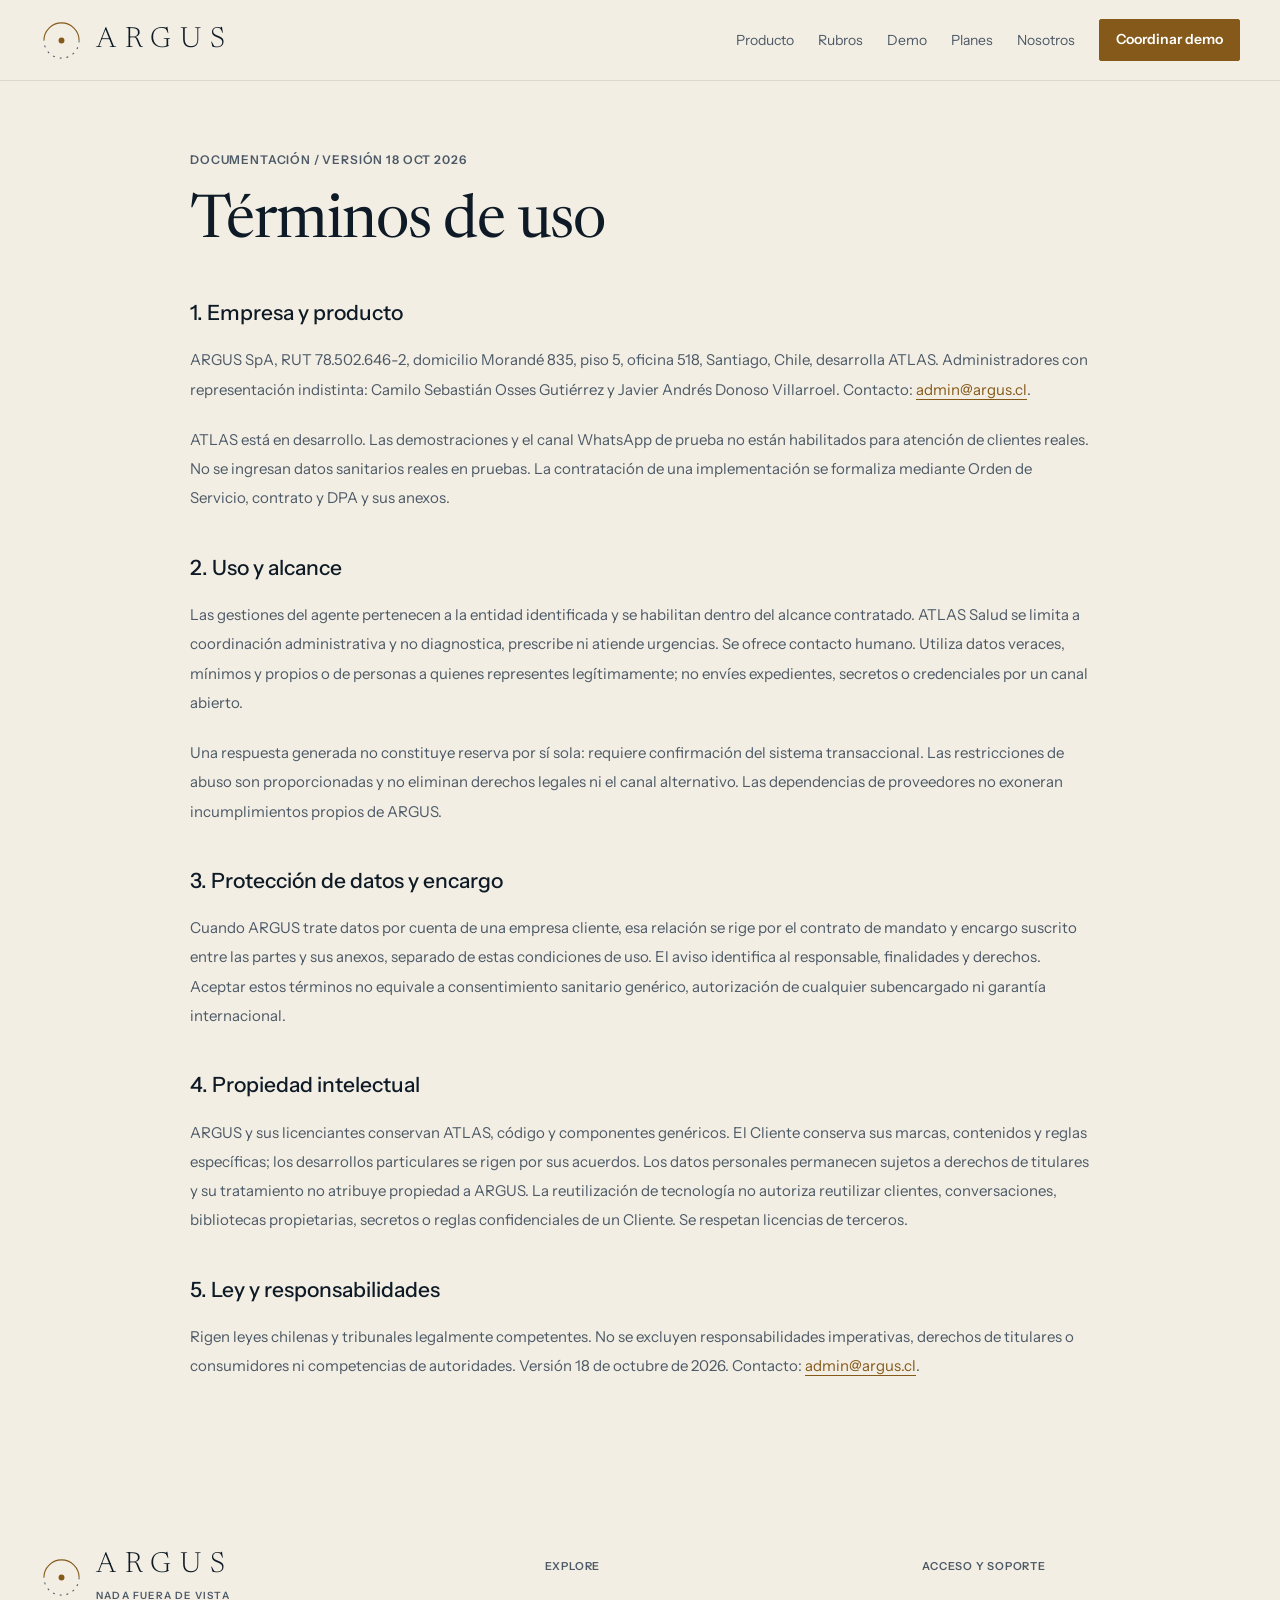
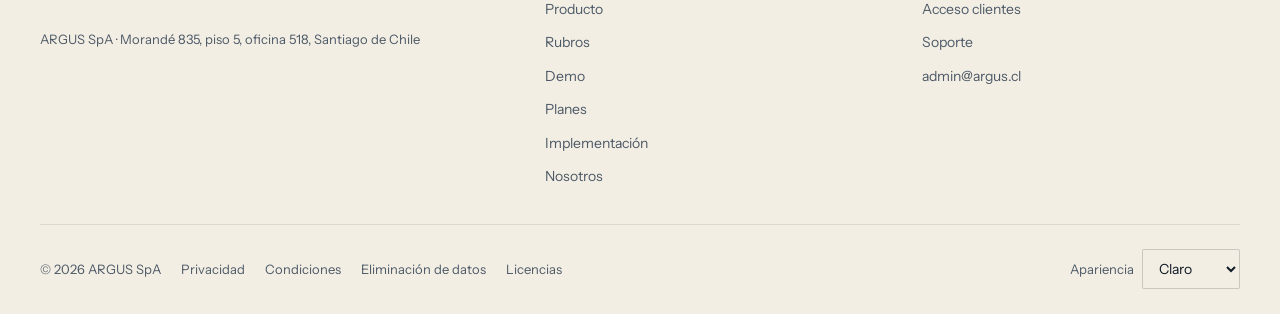
<file: terminos.html>
<!doctype html><html lang="es-CL"><head><meta charset="utf-8"><meta name="viewport" content="width=device-width, initial-scale=1"><title>Términos de uso | ARGUS</title><meta name="description" content="Términos de uso de ARGUS SpA y su producto ATLAS."><link rel="canonical" href="https://www.argus.cl/terminos.html"><meta property="og:type" content="website"><meta property="og:locale" content="es_CL"><meta property="og:site_name" content="ARGUS"><meta property="og:title" content="Términos de uso | ARGUS"><meta property="og:description" content="Términos de uso de ARGUS SpA y su producto ATLAS."><meta property="og:url" content="https://www.argus.cl/terminos.html"><meta property="og:image" content="https://www.argus.cl/assets/media/og-argus-atlas.jpg"><meta property="og:image:width" content="1200"><meta property="og:image:height" content="630"><meta name="twitter:card" content="summary_large_image"><meta name="twitter:image" content="https://www.argus.cl/assets/media/og-argus-atlas.jpg"><meta name="theme-color" content="#F3EEE3"><link rel="icon" href="/favicon.ico" sizes="48x48"><link rel="icon" href="/favicon.svg" type="image/svg+xml"><link rel="icon" href="/favicon.png" type="image/png" sizes="96x96"><link rel="apple-touch-icon" href="/apple-touch-icon.png"><link rel="preconnect" href="https://fonts.googleapis.com"><link rel="preconnect" href="https://fonts.gstatic.com" crossorigin><link href="https://fonts.googleapis.com/css2?family=Newsreader:opsz,wght@6..72,300..600&family=Instrument+Sans:wght@400..600&family=IBM+Plex+Mono:wght@400;500&display=swap" rel="stylesheet"><link rel="stylesheet" href="assets/site.css"><script type="application/ld+json">{"@context": "https://schema.org", "@type": "Organization", "name": "ARGUS SpA", "url": "https://www.argus.cl/", "email": "admin@argus.cl", "telephone": "+56993477920"}</script><script src="assets/site.js" defer></script><link rel="stylesheet" href="assets/carta.css"><link rel="stylesheet" href="assets/ajustes.css"><script src="assets/theme.js"></script></head><body><a class="skip" href="#contenido">Ir al contenido</a><header class="masthead"><div class="container nav-inner"><a class="brand" href="index.html" aria-label="ARGUS, inicio"><svg viewBox="0 0 44 44" fill="none" aria-hidden="true"><path d="M4 22a18 18 0 0 1 36 0" stroke="currentColor" stroke-width="1.1"/><path d="M40 22a18 18 0 0 1-36 0" stroke="currentColor" stroke-width="1.1" stroke-dasharray="2 5" style="stroke:var(--gy)"/><circle cx="22" cy="22" r="3" fill="currentColor"/></svg><span>ARGUS<small>NADA FUERA DE VISTA</small></span></a><button class="menu-toggle" aria-expanded="false" aria-controls="main-nav">Menú <span aria-hidden="true">☰</span></button><nav id="main-nav" aria-label="Navegación principal"><a href="index.html#producto">Producto</a><a href="index.html#rubros">Rubros</a><a href="demo.html">Demo</a><a href="planes.html">Planes</a><a href="nosotros.html">Nosotros</a><a class="button" href="https://hablemos.argus.cl" data-contact="whatsapp" data-placement="navegacion" target="_blank" rel="noopener nofollow">Coordinar demo</a><div class="nav-extra"><a href="implementacion.html">Implementación</a><a href="https://app.argus.cl">Acceso clientes</a><a href="https://sentinel.argus.cl">Soporte</a></div></nav></div></header><main id="contenido"><article class="container legal-copy"><span class="eyebrow">DOCUMENTACIÓN / VERSIÓN 18 OCT 2026</span><h1>Términos de uso</h1><h2>1. Empresa y producto</h2><p>ARGUS SpA, RUT 78.502.646-2, domicilio Morandé 835, piso 5, oficina 518, Santiago, Chile, desarrolla ATLAS. Administradores con representación indistinta: Camilo Sebastián Osses Gutiérrez y Javier Andrés Donoso Villarroel. Contacto: <a href="mailto:admin@argus.cl">admin@argus.cl</a>.</p><p>ATLAS está en desarrollo. Las demostraciones y el canal WhatsApp de prueba no están habilitados para atención de clientes reales. No se ingresan datos sanitarios reales en pruebas. La contratación de una implementación se formaliza mediante Orden de Servicio, contrato y DPA y sus anexos.</p><h2>2. Uso y alcance</h2><p>Las gestiones del agente pertenecen a la entidad identificada y se habilitan dentro del alcance contratado. ATLAS Salud se limita a coordinación administrativa y no diagnostica, prescribe ni atiende urgencias. Se ofrece contacto humano. Utiliza datos veraces, mínimos y propios o de personas a quienes representes legítimamente; no envíes expedientes, secretos o credenciales por un canal abierto.</p><p>Una respuesta generada no constituye reserva por sí sola: requiere confirmación del sistema transaccional. Las restricciones de abuso son proporcionadas y no eliminan derechos legales ni el canal alternativo. Las dependencias de proveedores no exoneran incumplimientos propios de ARGUS.</p><h2>3. Protección de datos y encargo</h2><p>Cuando ARGUS trate datos por cuenta de una empresa cliente, esa relación se rige por el contrato de mandato y encargo suscrito entre las partes y sus anexos, separado de estas condiciones de uso. El aviso identifica al responsable, finalidades y derechos. Aceptar estos términos no equivale a consentimiento sanitario genérico, autorización de cualquier subencargado ni garantía internacional.</p><h2>4. Propiedad intelectual</h2><p>ARGUS y sus licenciantes conservan ATLAS, código y componentes genéricos. El Cliente conserva sus marcas, contenidos y reglas específicas; los desarrollos particulares se rigen por sus acuerdos. Los datos personales permanecen sujetos a derechos de titulares y su tratamiento no atribuye propiedad a ARGUS. La reutilización de tecnología no autoriza reutilizar clientes, conversaciones, bibliotecas propietarias, secretos o reglas confidenciales de un Cliente. Se respetan licencias de terceros.</p><h2>5. Ley y responsabilidades</h2><p>Rigen leyes chilenas y tribunales legalmente competentes. No se excluyen responsabilidades imperativas, derechos de titulares o consumidores ni competencias de autoridades. Versión 18 de octubre de 2026. Contacto: <a href="mailto:admin@argus.cl">admin@argus.cl</a>.</p></article></main><footer class="footer"><div class="container footer-grid"><div><a class="brand" href="index.html"><svg viewBox="0 0 44 44" fill="none" aria-hidden="true"><path d="M4 22a18 18 0 0 1 36 0" stroke="currentColor" stroke-width="1.1"/><path d="M40 22a18 18 0 0 1-36 0" stroke="currentColor" stroke-width="1.1" stroke-dasharray="2 5" style="stroke:var(--gy)"/><circle cx="22" cy="22" r="3" fill="currentColor"/></svg><span>ARGUS<small>NADA FUERA DE VISTA</small></span></a><p class="small">ARGUS SpA · Morandé 835, piso 5, oficina 518, Santiago de Chile</p></div><div><span class="eyebrow">Explore</span><a href="index.html#producto">Producto</a><a href="index.html#rubros">Rubros</a><a href="demo.html">Demo</a><a href="planes.html">Planes</a><a href="implementacion.html">Implementación</a><a href="nosotros.html">Nosotros</a></div><div><span class="eyebrow">Acceso y soporte</span><a href="https://app.argus.cl">Acceso clientes</a><a href="https://sentinel.argus.cl">Soporte</a><a href="mailto:admin@argus.cl" data-contact="email" data-placement="footer">admin@argus.cl</a></div></div><div class="container footer-bottom"><span>© 2026 ARGUS SpA</span><div><a href="privacidad.html">Privacidad</a><a href="terminos.html">Condiciones</a><a href="eliminacion-datos.html">Eliminación de datos</a><a href="licencias/">Licencias</a></div></div></footer></body></html>
</file>
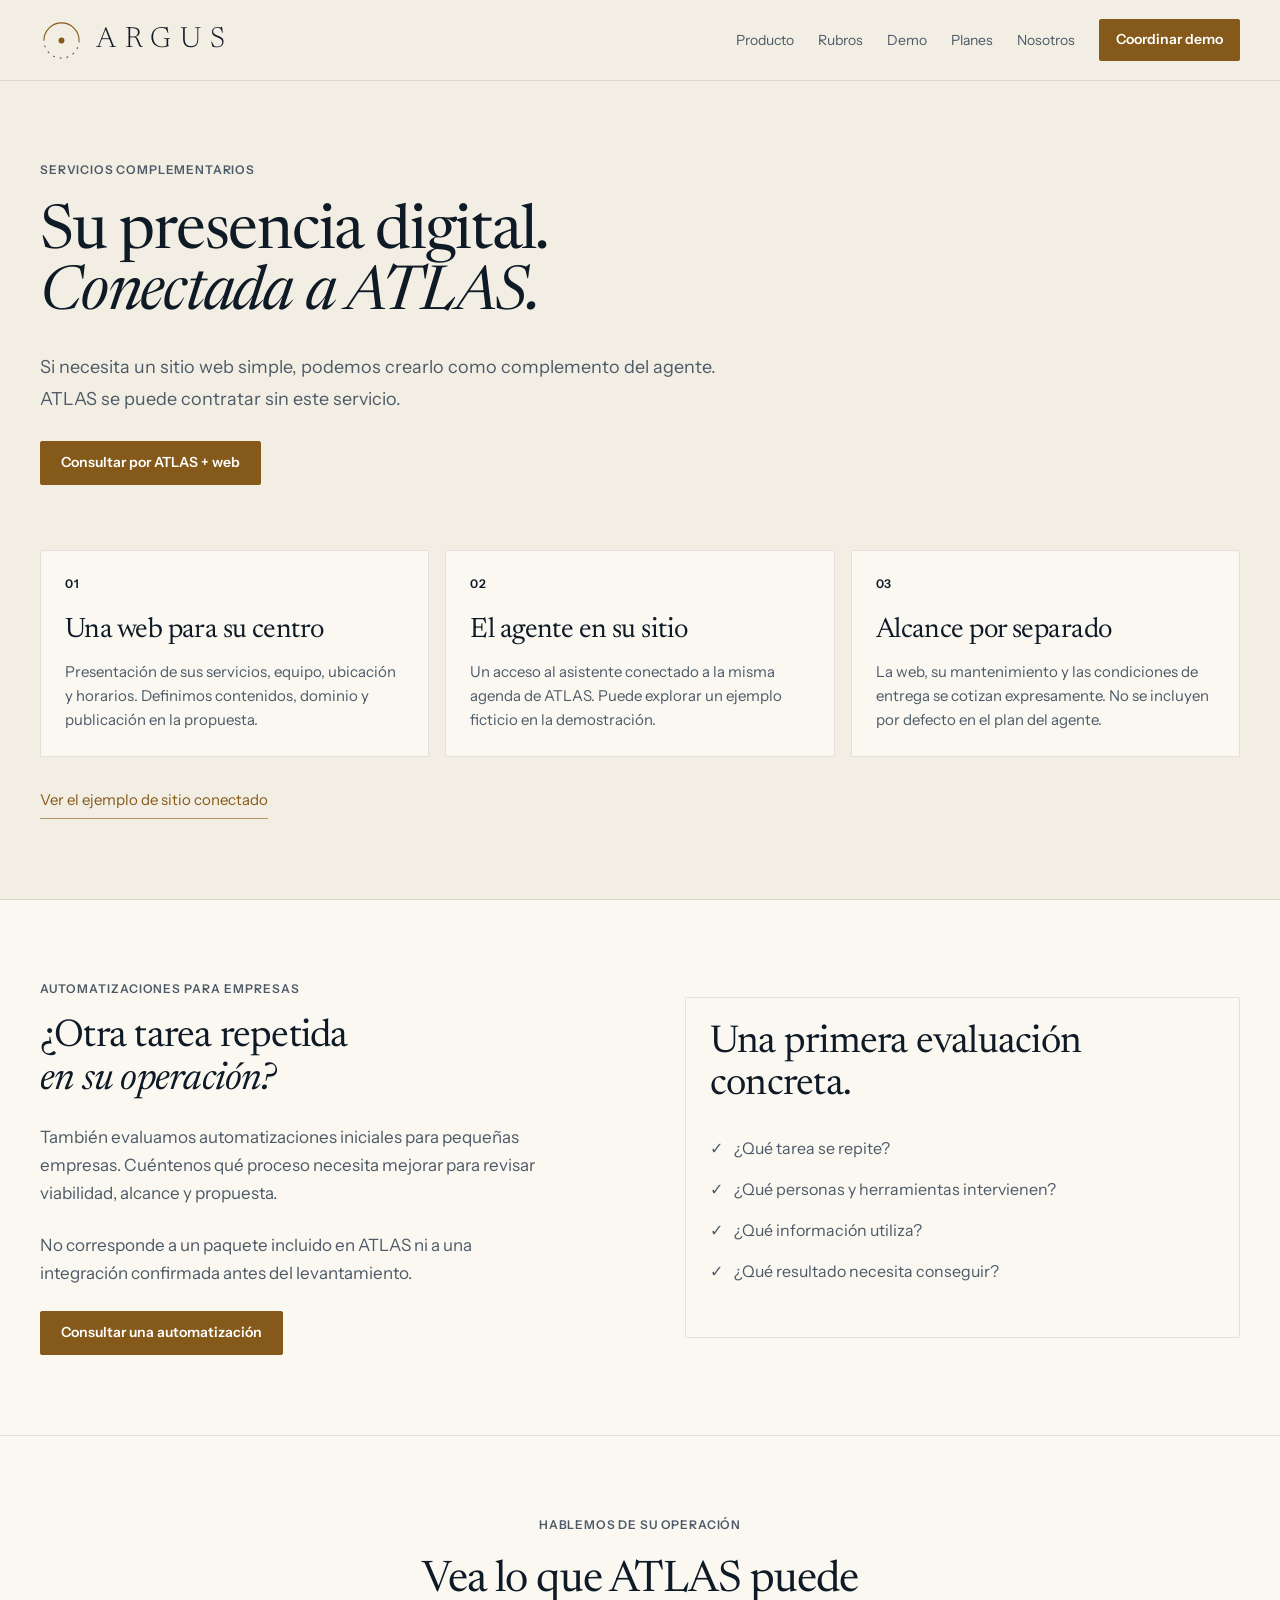
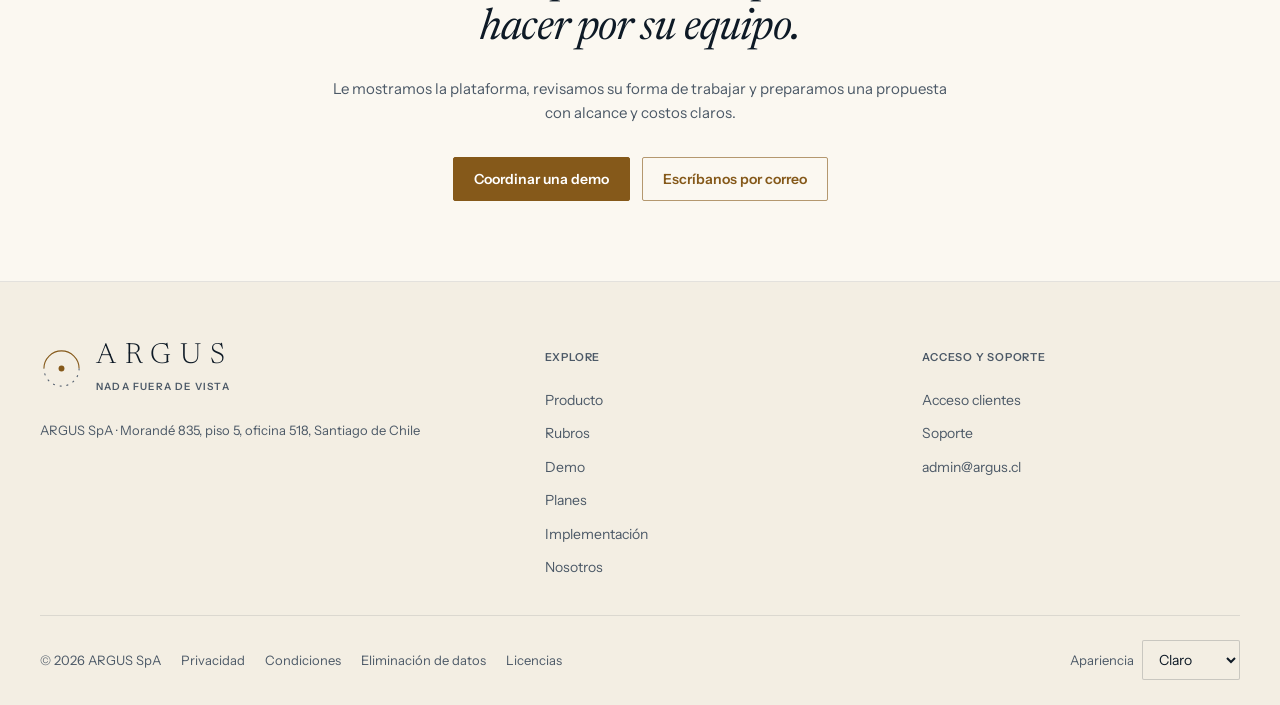
<file: web.html>
<!doctype html><html lang="es-CL"><head><meta charset="utf-8"><meta name="viewport" content="width=device-width, initial-scale=1"><title>Sitio web y automatizaciones para empresas | ARGUS</title><meta name="description" content="Sume un sitio web simple conectado a ATLAS o consulte una automatización para su empresa. Servicios complementarios con alcance y cotización propios."><link rel="canonical" href="https://www.argus.cl/web.html"><meta property="og:type" content="website"><meta property="og:locale" content="es_CL"><meta property="og:site_name" content="ARGUS"><meta property="og:title" content="Sitio web y automatizaciones para empresas | ARGUS"><meta property="og:description" content="Sume un sitio web simple conectado a ATLAS o consulte una automatización para su empresa. Servicios complementarios con alcance y cotización propios."><meta property="og:url" content="https://www.argus.cl/web.html"><meta property="og:image" content="https://www.argus.cl/assets/media/og-argus-atlas.jpg"><meta property="og:image:width" content="1200"><meta property="og:image:height" content="630"><meta name="twitter:card" content="summary_large_image"><meta name="twitter:image" content="https://www.argus.cl/assets/media/og-argus-atlas.jpg"><meta name="theme-color" content="#F3EEE3"><link rel="icon" href="/favicon.ico" sizes="48x48"><link rel="icon" href="/favicon.svg" type="image/svg+xml"><link rel="icon" href="/favicon.png" type="image/png" sizes="96x96"><link rel="apple-touch-icon" href="/apple-touch-icon.png"><link rel="preconnect" href="https://fonts.googleapis.com"><link rel="preconnect" href="https://fonts.gstatic.com" crossorigin><link href="https://fonts.googleapis.com/css2?family=Newsreader:opsz,wght@6..72,300..600&family=Instrument+Sans:wght@400..600&family=IBM+Plex+Mono:wght@400;500&display=swap" rel="stylesheet"><link rel="stylesheet" href="assets/site.css"><script type="application/ld+json">{"@context": "https://schema.org", "@type": "Organization", "name": "ARGUS SpA", "url": "https://www.argus.cl/", "email": "admin@argus.cl", "telephone": "+56993477920"}</script><script src="assets/site.js" defer></script><link rel="stylesheet" href="assets/carta.css"><link rel="stylesheet" href="assets/ajustes.css"><script src="assets/theme.js"></script></head><body><a class="skip" href="#contenido">Ir al contenido</a><header class="masthead"><div class="container nav-inner"><a class="brand" href="index.html" aria-label="ARGUS, inicio"><svg viewBox="0 0 44 44" fill="none" aria-hidden="true"><path d="M4 22a18 18 0 0 1 36 0" stroke="currentColor" stroke-width="1.1"/><path d="M40 22a18 18 0 0 1-36 0" stroke="currentColor" stroke-width="1.1" stroke-dasharray="2 5" style="stroke:var(--gy)"/><circle cx="22" cy="22" r="3" fill="currentColor"/></svg><span>ARGUS<small>NADA FUERA DE VISTA</small></span></a><button class="menu-toggle" aria-expanded="false" aria-controls="main-nav">Menú <span aria-hidden="true">☰</span></button><nav id="main-nav" aria-label="Navegación principal"><a href="index.html#producto">Producto</a><a href="index.html#rubros">Rubros</a><a href="demo.html">Demo</a><a href="planes.html">Planes</a><a href="nosotros.html">Nosotros</a><a class="button" href="https://hablemos.argus.cl" data-contact="whatsapp" data-placement="navegacion" target="_blank" rel="noopener nofollow">Coordinar demo</a><div class="nav-extra"><a href="implementacion.html">Implementación</a><a href="https://app.argus.cl">Acceso clientes</a><a href="https://sentinel.argus.cl">Soporte</a></div></nav></div></header><main id="contenido"><section class="page-hero"><div class="container"><span class="eyebrow">SERVICIOS COMPLEMENTARIOS</span><h1>Su presencia digital.<br> <em>Conectada a ATLAS.</em></h1><p class="lead">Si necesita un sitio web simple, podemos crearlo como complemento del agente. ATLAS se puede contratar sin este servicio.</p><a class="button" href="https://hablemos.argus.cl" data-contact="whatsapp" data-placement="web" target="_blank" rel="noopener nofollow">Consultar por ATLAS + web</a></div></section><section class="section" style="padding-top:0"><div class="container"><div class="cards"><article class="card"><span class="card-index">01</span><h3>Una web para su centro</h3><p>Presentación de sus servicios, equipo, ubicación y horarios. Definimos contenidos, dominio y publicación en la propuesta.</p></article><article class="card"><span class="card-index">02</span><h3>El agente en su sitio</h3><p>Un acceso al asistente conectado a la misma agenda de ATLAS. Puede explorar un ejemplo ficticio en la demostración.</p></article><article class="card"><span class="card-index">03</span><h3>Alcance por separado</h3><p>La web, su mantenimiento y las condiciones de entrega se cotizan expresamente. No se incluyen por defecto en el plan del agente.</p></article></div><a class="text-link" href="demo.html#sitio">Ver el ejemplo de sitio conectado</a></div></section><section class="section feature-section"><div class="container split"><div><span class="eyebrow">AUTOMATIZACIONES PARA EMPRESAS</span><h2>¿Otra tarea repetida<br> <em>en su operación?</em></h2><p>También evaluamos automatizaciones iniciales para pequeñas empresas. Cuéntenos qué proceso necesita mejorar para revisar viabilidad, alcance y propuesta.</p><p>No corresponde a un paquete incluido en ATLAS ni a una integración confirmada antes del levantamiento.</p><a class="button" href="https://hablemos.argus.cl" data-contact="whatsapp" data-placement="automatizaciones" target="_blank" rel="noopener nofollow">Consultar una automatización</a></div><div class="callout"><h3>Una primera evaluación concreta.</h3><ul class="check-list"><li>¿Qué tarea se repite?</li><li>¿Qué personas y herramientas intervienen?</li><li>¿Qué información utiliza?</li><li>¿Qué resultado necesita conseguir?</li></ul></div></div></section><section class="section closing"><div class="container"><span class="eyebrow">Hablemos de su operación</span><h2>Vea lo que ATLAS puede<br> <em>hacer por su equipo.</em></h2><p>Le mostramos la plataforma, revisamos su forma de trabajar y preparamos una propuesta con alcance y costos claros.</p><div class="actions actions-center"><a class="button" href="https://hablemos.argus.cl" data-contact="whatsapp" data-placement="cierre" target="_blank" rel="noopener nofollow">Coordinar una demo</a><a class="button secondary" href="mailto:admin@argus.cl" data-contact="email" data-placement="cierre">Escríbanos por correo</a></div></div></section></main><footer class="footer"><div class="container footer-grid"><div><a class="brand" href="index.html"><svg viewBox="0 0 44 44" fill="none" aria-hidden="true"><path d="M4 22a18 18 0 0 1 36 0" stroke="currentColor" stroke-width="1.1"/><path d="M40 22a18 18 0 0 1-36 0" stroke="currentColor" stroke-width="1.1" stroke-dasharray="2 5" style="stroke:var(--gy)"/><circle cx="22" cy="22" r="3" fill="currentColor"/></svg><span>ARGUS<small>NADA FUERA DE VISTA</small></span></a><p class="small">ARGUS SpA · Morandé 835, piso 5, oficina 518, Santiago de Chile</p></div><div><span class="eyebrow">Explore</span><a href="index.html#producto">Producto</a><a href="index.html#rubros">Rubros</a><a href="demo.html">Demo</a><a href="planes.html">Planes</a><a href="implementacion.html">Implementación</a><a href="nosotros.html">Nosotros</a></div><div><span class="eyebrow">Acceso y soporte</span><a href="https://app.argus.cl">Acceso clientes</a><a href="https://sentinel.argus.cl">Soporte</a><a href="mailto:admin@argus.cl" data-contact="email" data-placement="footer">admin@argus.cl</a></div></div><div class="container footer-bottom"><span>© 2026 ARGUS SpA</span><div><a href="privacidad.html">Privacidad</a><a href="terminos.html">Condiciones</a><a href="eliminacion-datos.html">Eliminación de datos</a><a href="licencias/">Licencias</a></div></div></footer></body></html>
</file>
<file: assets/site.css>
@charset "UTF-8";
:root{--ink:var(--bg);--surface:var(--s1);--surface2:var(--s2);--paper:var(--tx);--muted:var(--tx2);--gold:var(--br);--line:var(--s2);--serif:'Newsreader',Georgia,serif;--sans:'Instrument Sans',Arial,sans-serif}*{box-sizing:border-box}html{scroll-behavior:smooth;scroll-padding-top:110px}body{margin:0;background:var(--ink);color:var(--paper);font-family:var(--sans);font-size:16px;line-height:1.65;-webkit-font-smoothing:antialiased}a{color:inherit;text-decoration:none}button,input,textarea,select{font:inherit}button,a{-webkit-tap-highlight-color:transparent}button{cursor:pointer}a:focus-visible,button:focus-visible,summary:focus-visible{outline:2px solid var(--gold);outline-offset:5px}::selection{background:var(--gold);color:var(--ink)}p{color:var(--muted);margin:0 0 1.4em}h1,h2,h3{font-family:var(--serif);font-weight:400;letter-spacing:-.035em;line-height:1.04;margin:0 0 .4em}h1{font-size:clamp(54px,6.2vw,92px)}h2{font-size:clamp(40px,4vw,60px)}h3{font-size:30px}em{font-weight:400;color:var(--gold)}.container{width:min(1240px,calc(100% - 96px));margin-inline:auto}.eyebrow{display:block;color:var(--gold);font-size:11px;font-weight:600;line-height:1.6;letter-spacing:.08em;margin-bottom:24px}.small{font-size:13px;line-height:1.7}.skip{position:fixed;top:-90px;left:16px;background:var(--paper);color:var(--ink);z-index:100;padding:12px}.skip:focus{top:10px}.masthead{position:sticky;top:0;z-index:30;background:color-mix(in srgb, var(--bg) 97%, transparent);border-bottom:1px solid var(--line);backdrop-filter:blur(12px)}.nav-inner{display:flex;justify-content:space-between;align-items:center;min-height:96px;gap:28px}.brand{display:inline-flex;align-items:center;gap:13px;flex-shrink:0;color:var(--gold)}.brand svg{width:43px;height:43px}.brand>span{font-family:var(--serif);font-size:29px;letter-spacing:.08em;line-height:1}.brand small{display:block;font-family:var(--sans);font-size:7px;letter-spacing:.08em;margin-top:8px;color:var(--muted)}.masthead nav{display:flex;gap:26px;align-items:center}.masthead nav>a:not(.button){font-size:13px;color:var(--muted);padding-block:12px}.masthead nav>a:hover,.masthead nav>[aria-current=page]{color:var(--paper)}.masthead nav>[aria-current=page]{text-decoration:underline;text-decoration-color:var(--gold);text-underline-offset:8px}.button{display:inline-flex;justify-content:space-between;gap:26px;align-items:center;min-height:50px;padding:13px 22px;background:var(--gold);color:var(--ink);font-size:14px;font-weight:600;border:1px solid var(--gold);transition:background .2s,transform .2s}.button:hover{background:var(--br);transform:translateY(-2px)}.button.secondary{background:transparent;border-color:var(--tx3);color:var(--paper)}.button.secondary:hover{background:var(--surface2)}.masthead .button{min-height:42px;padding:9px 16px}.menu-toggle{display:none;color:var(--paper);border:1px solid var(--line);background:none;padding:8px 12px}.actions{display:flex;gap:12px;flex-wrap:wrap}.hero{padding:82px 0 74px;position:relative;overflow:hidden}.hero-layout{display:grid;grid-template-columns:1.05fr 1fr;gap:66px;align-items:center}.hero-copy>p{max-width:530px;font-size:17px;line-height:1.75;margin:24px 0 28px}.hero-copy .hero-note{font-size:12px;line-height:1.8;margin:25px 0 0;color:var(--tx2)}.live-dot{display:inline-block;width:7px;height:7px;background:var(--gold);border-radius:50%;margin-right:8px;box-shadow:0 0 0 5px color-mix(in srgb, var(--br) 8%, transparent)}.product-scene{position:relative;margin:0 0 0 8px;padding:24px 24px 18px;border:1px solid var(--tx3);border-radius:5px;background:linear-gradient(145deg,var(--s2),var(--s1) 65%);box-shadow:0 30px 100px color-mix(in srgb, var(--bg) 2%, transparent)}.orbit{position:absolute;width:550px;height:550px;right:-85px;top:-58px;border:1px solid color-mix(in srgb, var(--br) 11%, transparent);border-radius:50%;z-index:-1}.orbit:after{content:'';position:absolute;inset:55px;border:1px solid color-mix(in srgb, var(--br) 10%, transparent);border-radius:50%}.scene-top{display:flex;align-items:center;justify-content:space-between;gap:12px;margin-bottom:25px}.scene-top>span:first-child{display:flex;align-items:center;gap:9px;font-size:12px;letter-spacing:.08em;color:var(--gold)}.scene-top svg{width:25px;height:25px}.status{font-size:10px;color:var(--tx2);letter-spacing:.02em}.status i{display:inline-block;width:5px;height:5px;background:var(--gr);border-radius:50%;margin-right:4px}.scene-calendar{padding:23px;background:var(--bg);border:1px solid var(--s2);border-radius:3px}.scene-title{display:flex;align-items:center;justify-content:space-between;gap:12px;margin-bottom:22px}.scene-title span{font-size:13px}.scene-title b{font-size:10px;font-weight:400;color:var(--muted)}.calendar-row{display:flex;align-items:center;gap:15px;margin:10px 0}.calendar-row>span{font-size:10px;color:var(--tx2)}.calendar-row>div{flex:1;display:flex;align-items:center;justify-content:space-between;background:var(--s2);border-left:2px solid var(--tx3);padding:10px 12px;font-size:11px;color:var(--tx)}.calendar-row i{height:5px;width:5px;background:var(--gr);border-radius:50%}.calendar-row>div.freed{border-color:var(--gold);background:var(--s2);color:var(--gold);flex-wrap:wrap;gap:5px}.freed span{font-size:9px;opacity:.8}.scene-chat{position:relative;width:88%;margin:-5px 0 0 auto;padding:21px 23px;background:var(--tx);color:var(--ink);border:1px solid color-mix(in srgb, var(--tx) 95%, transparent);box-shadow:0 12px 36px color-mix(in srgb, var(--bg) 1%, transparent);border-radius:3px}.scene-chat .eyebrow{font-size:9px;color:var(--s2);margin-bottom:12px}.scene-chat p{color:var(--s2);font-size:14px;line-height:1.6;margin:0 0 15px}.reply{font-size:11px;padding:10px 13px;background:var(--tx);display:flex;justify-content:space-between;gap:10px}.reply span{color:var(--s2)}.scene-result{display:flex;align-items:center;gap:12px;margin:22px 0 16px}.result-icon{display:grid;place-items:center;background:color-mix(in srgb, var(--br) 13%, transparent);color:var(--gold);border:1px solid color-mix(in srgb, var(--br) 25%, transparent);width:32px;height:32px;border-radius:50%;flex-shrink:0}.scene-result b{display:block;font-weight:500;font-size:12px}.scene-result div>span{display:block;font-size:10px;color:var(--muted);margin-top:3px}.scene-disclaimer{font-size:9px;line-height:1.7;margin:0;color:var(--tx2)}.proof-strip{border-block:1px solid var(--line);padding:24px 0}.proof-strip>.container{display:flex;justify-content:space-between;gap:20px;flex-wrap:wrap}.proof-strip span{font-size:10px;letter-spacing:.08em;color:var(--tx2)}.proof-strip span:before{content:'✦';color:var(--gold);margin-right:12px}.section{padding:94px 0;border-bottom:1px solid var(--s2)}.section-heading{display:flex;justify-content:space-between;align-items:end;gap:60px;margin-bottom:43px}.section-heading h2{margin-bottom:0}.section-heading>p{max-width:310px;font-size:14px;margin-bottom:0}.cards{display:grid;grid-template-columns:repeat(3,minmax(0,1fr));gap:20px}.card{padding:29px 26px;background:var(--surface);border:1px solid var(--line)}.card p{font-size:14px;line-height:1.8;margin:0}.card h3{font-size:31px;margin:22px 0 15px}.card-index{display:block;font-size:10px;letter-spacing:.08em;color:var(--gold)}.text-link{display:inline-block;font-size:13px;color:var(--gold);border-bottom:1px solid color-mix(in srgb, var(--br) 29%, transparent);padding-bottom:5px;margin-top:25px}.text-link:hover{border-color:var(--gold)}.split{display:grid;grid-template-columns:1fr 1fr;gap:90px;align-items:center}.split>div>p{max-width:520px}.feature-section{background:var(--surface)}.flow{list-style:none;padding:0;margin:0}.flow li{display:flex;gap:25px;border-bottom:1px solid var(--s2);padding:23px 0}.flow li:first-child{padding-top:0}.flow li>span{font-family:var(--serif);font-size:32px;color:var(--gold)}.flow h3{font-size:29px;margin:0 0 8px}.flow p{font-size:13px;line-height:1.7;margin:0}.service-grid{display:grid;grid-template-columns:repeat(3,minmax(0,1fr));gap:0;border:1px solid var(--line)}.service-grid>a{padding:30px 26px}.service-grid>a+a{border-left:1px solid var(--line)}.service-grid>a:hover{background:var(--surface)}.service-grid h3{margin-top:26px;font-size:31px}.service-grid p{font-size:14px;line-height:1.8}.service-grid .text-link{margin-top:0}.contact-section{background:var(--s2)}.contact-card{padding:33px;border:1px solid var(--tx3);background:var(--s1)}.contact-card .email{font-family:var(--serif);font-size:32px;letter-spacing:-.02em;overflow-wrap:anywhere}.contact-card dl{margin:28px 0}.contact-card dl>div{display:flex;justify-content:space-between;gap:15px;padding:12px 0;border-bottom:1px solid var(--line);font-size:12px}.contact-card dd{margin:0;color:var(--muted)}.contact-card .small{margin:22px 0 0}.footer{padding:60px 0 25px}.footer-grid{display:grid;grid-template-columns:1.4fr 1fr 1fr;gap:60px}.footer-grid>div>a:not(.brand){display:block;font-size:13px;color:var(--muted);margin-bottom:11px}.footer-grid p{font-size:13px;margin-top:22px}.footer-grid .small{font-size:11px}.footer-grid .eyebrow{font-size:10px;margin:7px 0 23px}.footer-bottom{border-top:1px solid var(--line);padding-top:24px;margin-top:26px;display:flex;justify-content:space-between;gap:20px;font-size:10px;color:var(--muted)}.footer-bottom>div{display:flex;gap:20px;flex-wrap:wrap}.page-hero{padding:80px 0 65px}.page-hero .lead{font-size:18px;max-width:690px;line-height:1.8;margin:25px 0}.page-hero .small{margin:18px 0 0}.page-hero h1{font-size:clamp(52px,6vw,84px)}.callout{padding:34px;border:1px solid var(--tx3);background:var(--s1)}.callout h3{font-size:34px;line-height:1.15}.callout p:last-child{margin-bottom:0}.check-list{list-style:none;padding:0;margin:22px 0;font-size:14px;color:var(--muted)}.check-list li{padding:8px 0 8px 24px;position:relative}.check-list li:before{position:absolute;left:0;content:'✓';color:var(--gold)}.faq{max-width:900px}.faq details{border-top:1px solid var(--line)}.faq details:last-child{border-bottom:1px solid var(--line)}.faq summary{cursor:pointer;display:flex;justify-content:space-between;gap:20px;font-size:17px;padding:24px 0;list-style:none}.faq summary::-webkit-details-marker{display:none}.faq summary>span{color:var(--gold);font-size:24px;line-height:1}.faq details[open] summary>span{transform:rotate(45deg)}.faq details>p{max-width:780px;font-size:15px;margin:0 30px 24px 0;line-height:1.9}.closing{text-align:center;background:radial-gradient(ellipse at bottom,var(--s2),var(--ink) 70%)}.closing p{max-width:620px;margin:24px auto}.closing .text-link{display:block;width:fit-content;margin:24px auto 0}.plans{display:grid;grid-template-columns:repeat(3,minmax(0,1fr));gap:18px}.plan{padding:30px 25px;border:1px solid var(--tx3);background:var(--surface);display:flex;flex-direction:column}.plan.featured{border-color:var(--gold);background:linear-gradient(155deg,var(--s2),var(--s2))}.plan .eyebrow{margin:0 0 23px}.plan h2{font-family:var(--sans);font-size:36px;letter-spacing:-.055em;font-weight:450}.plan h2 small{display:block;font-size:12px;color:var(--muted);font-weight:400;letter-spacing:0;margin-top:10px}.plan>p{font-size:13px;margin:20px 0;min-height:44px}.allowance{border-block:1px solid var(--line);padding:17px 0}.allowance b{font-family:var(--serif);font-size:37px;color:var(--gold);font-weight:400;line-height:1}.allowance span{display:block;font-size:12px;margin-top:8px;color:var(--muted)}.plan .check-list{font-size:12px;margin:20px 0;flex:1}.plan .setup{display:flex;flex-direction:column;font-size:12px;gap:5px;margin:0 0 23px}.setup span{color:var(--muted)}.setup b{font-weight:500}.plan .button{padding-inline:16px;font-size:12px;gap:12px}.meter-note{padding:28px 0 0;font-size:13px;max-width:980px}.meter-note>p{margin:8px 0 15px;line-height:1.8}.offer{background:var(--tx);color:var(--ink)}.offer .eyebrow{color:var(--s2)}.offer h2 em{color:var(--br)}.offer p{color:var(--tx3)}.offer-head{display:grid;grid-template-columns:1.5fr 1fr;gap:60px;align-items:end;margin-bottom:35px}.offer-head p{font-size:14px;line-height:1.8}.offer table{width:100%;border-collapse:collapse;font-size:14px;min-width:640px;text-align:left}.table-scroll{overflow-x:auto}.offer caption{text-align:left;font-size:12px;color:var(--tx3);padding-bottom:15px}.offer th,.offer td{border-bottom:1px solid var(--tx2);padding:18px 14px}.offer thead th{font-size:11px;letter-spacing:.02em;font-weight:600}.offer tbody th{font-weight:500}.offer .small{margin-top:22px;margin-bottom:0}.offer.expired{display:none}.timeline{list-style:none;max-width:900px;margin:0;padding:0}.timeline li{display:grid;grid-template-columns:65px 1fr;gap:28px;border-top:1px solid var(--line);padding:30px 0}.timeline li>span{font-family:var(--serif);font-size:42px;color:var(--gold);line-height:1}.timeline h2{font-size:36px}.timeline p{font-size:15px;line-height:1.85;margin:14px 0 0}.founders{display:grid;grid-template-columns:1fr 1fr;gap:24px}.founders article{padding:36px;background:var(--surface);border:1px solid var(--line)}.founders h2{font-size:42px}.founders .eyebrow{margin:26px 0 15px;font-size:10px}.monogram{font-family:var(--serif);font-size:44px;color:var(--gold);display:grid;place-items:center;background:color-mix(in srgb, var(--br) 7%, transparent);width:86px;height:86px;border:1px solid color-mix(in srgb, var(--br) 25%, transparent);border-radius:50%}.legal-copy{max-width:900px;padding-block:70px 90px}.legal-copy h1{font-size:60px;margin:0 0 45px}.legal-copy h2{font-family:var(--sans);font-size:21px;font-weight:500;letter-spacing:0;line-height:1.4;margin:40px 0 18px}.legal-copy p{font-size:15px;line-height:1.95;overflow-wrap:anywhere}.legal-copy a{text-decoration:underline;text-underline-offset:4px;color:var(--gold)}
@media(min-width:1500px){.hero{padding-block:100px}.hero-layout{gap:90px}}@media(max-width:1100px){.container{width:calc(100% - 56px)}.masthead nav{gap:17px}.hero-layout{gap:32px}.hero-copy h1{font-size:68px}.hero-copy>p{font-size:15px}.split{gap:50px}.plan{padding:25px 20px}.plan h2{font-size:30px}.contact-card .email{font-size:28px}}@media(max-width:850px){.masthead nav{gap:12px}.masthead nav>a:not(.button){font-size:11px}.masthead .button{font-size:12px;padding-inline:10px;gap:12px}.brand>span{font-size:24px}.brand svg{width:35px}.hero-layout{grid-template-columns:1fr;gap:50px}.hero-copy h1{font-size:clamp(59px,9vw,82px)}.hero-copy>p{max-width:650px}.product-scene{max-width:560px;width:100%;margin:0 auto}.hero{padding-top:55px}.cards{grid-template-columns:repeat(2,minmax(0,1fr))}.section-heading{gap:30px}.section-heading>p{max-width:240px}.split{gap:35px}.service-grid{grid-template-columns:1fr}.service-grid>a+a{border-left:0;border-top:1px solid var(--line)}.service-grid>a{padding:28px}.service-grid h3 br{display:none}.plans{gap:10px}.plan{padding:24px 14px}.plan h2{font-size:27px}.plan>p{font-size:12px}.plan .button{font-size:11px;padding-inline:10px}.offer-head{grid-template-columns:1fr;gap:15px}.footer-grid{gap:30px}.footer-grid>div>a:not(.brand){font-size:11px}.contact-card{padding:24px}.contact-card .email{font-size:24px}.contact-card dl>div{flex-direction:column;gap:4px}}
@media(max-width:680px){html{scroll-padding-top:90px}.container{width:calc(100% - 40px)}.nav-inner{min-height:78px;gap:12px}.brand>span{font-size:26px}.brand small{font-size:6px}.menu-toggle{display:block;font-size:12px}.menu-toggle span{margin-left:16px}.masthead nav{display:none;position:absolute;left:0;right:0;top:78px;background:var(--s1);border-bottom:1px solid var(--line);padding:22px;flex-direction:column;align-items:stretch;gap:2px;box-shadow:0 15px 35px color-mix(in srgb, var(--bg) 2%, transparent)}.masthead nav.open{display:flex}.masthead nav>a:not(.button){font-size:15px;padding:12px}.masthead nav .button{font-size:14px;margin-top:12px;padding:13px 18px}.hero{padding:42px 0 45px}.hero-layout{gap:35px}.hero-copy h1{font-size:clamp(48px,12vw,66px)}.hero-copy>p{font-size:15px;margin:22px 0}.eyebrow{font-size:9px;letter-spacing:.08em;margin-bottom:22px}.actions{gap:10px}.actions>.button{font-size:12px;padding-inline:16px;gap:16px}.hero-copy .hero-note{font-size:11px}.product-scene{padding:19px 17px 15px}.scene-title span{font-size:12px}.scene-calendar{padding:18px}.scene-chat{padding:18px;width:92%}.scene-chat p{font-size:13px}.scene-disclaimer{font-size:9px}.proof-strip{padding:18px 0}.proof-strip>.container{display:grid;grid-template-columns:1fr 1fr;gap:14px}.proof-strip span{font-size:8px;letter-spacing:.06em}.proof-strip span:before{margin-right:7px}.section{padding:58px 0}.section-heading{display:block;margin-bottom:28px}.section-heading>p{max-width:100%;margin-top:22px}.section-heading h2,h2{font-size:40px}.cards{grid-template-columns:1fr;gap:14px}.card{padding:25px}.card h3{font-size:31px}.split{grid-template-columns:1fr;gap:32px}.flow li{gap:20px}.contact-card .email{font-size:30px}.contact-card dl>div{flex-direction:row}.footer{padding-top:45px}.footer-grid{grid-template-columns:1fr;gap:28px}.footer-grid>div:first-child p{margin-bottom:10px}.footer-grid .eyebrow{margin-bottom:14px}.footer-grid>div>a:not(.brand){font-size:13px}.footer-bottom{flex-direction:column;gap:18px;font-size:10px}.footer-bottom>div{gap:15px}.page-hero{padding:48px 0}.page-hero h1{font-size:52px}.page-hero .lead{font-size:16px}.plans{grid-template-columns:1fr;gap:20px}.plan{padding:29px}.plan h2{font-size:40px}.plan>p{font-size:14px;min-height:0}.plan .check-list{font-size:14px}.plan .button{font-size:14px;padding:14px 18px}.allowance{display:flex;align-items:center;gap:18px}.allowance span{max-width:150px;margin:0;font-size:12px}.meter-note{padding-top:24px}.offer-head{gap:12px}.offer h2{font-size:37px}.offer .small{font-size:12px}.faq summary{font-size:15px;padding-block:20px}.faq details>p{font-size:14px}.closing h2{font-size:42px}.timeline li{grid-template-columns:40px 1fr;gap:15px;padding-block:25px}.timeline li>span{font-size:33px}.timeline h2{font-size:31px}.timeline p{font-size:14px}.founders{grid-template-columns:1fr}.founders article{padding:29px}.legal-copy{padding-block:45px}.legal-copy h1{font-size:44px}.legal-copy h2{font-size:19px}.legal-copy p{font-size:14px}}
@media(prefers-reduced-motion:reduce){html{scroll-behavior:auto}*,*::before,*::after{transition:none!important;animation:none!important}}
</file>
<file: assets/carta.css>
/* ARGUS · Carta náutica. Shared tokens and component rules. */
@import url("https://fonts.googleapis.com/css2?family=Newsreader:opsz,wght@6..72,300..600&family=Instrument+Sans:wght@400..600&family=IBM+Plex+Mono:wght@400;500&display=swap");
:root{color-scheme:dark;--bg:#0B1118;--s1:#131D28;--s2:#1B2735;--tx:#EDE7DB;--tx2:#B9C2CC;--tx3:#97A3B0;--ln:rgba(237,231,219,.12);--ln2:rgba(237,231,219,.22);--br:#D6A85C;--on-br:#0B1118;--ac:#6FC0D0;--or:#F0914F;--lv:#ADA5EC;--gr:#8CC08A;--rd:#F2685C;--on-rd:#0B1118;--gy:#8A96A3;--c1:#16A0B0;--c2:#8E72DD;--c3:#D07B34;--font-display:'Newsreader',Georgia,serif;--font-sans:'Instrument Sans',system-ui,sans-serif;--font-mono:'IBM Plex Mono',ui-monospace,monospace;--ease:cubic-bezier(.19,1,.22,1)}
[data-theme="light"]{color-scheme:light;--bg:#F3EEE3;--s1:#FBF8F1;--s2:#E8E1D2;--tx:#0E1A26;--tx2:#4C5967;--tx3:#56616E;--ln:rgba(14,26,38,.10);--ln2:rgba(14,26,38,.18);--br:#85591A;--on-br:#FFFFFF;--ac:#1C6676;--or:#A4460C;--lv:#5747B0;--gr:#2D6A33;--rd:#B3261E;--on-rd:#FFFFFF;--gy:#556170;--c1:#008C9E;--c2:#7A5CC7;--c3:#C8742A}
@media(prefers-color-scheme:light){:root:not([data-theme="dark"]):not([data-theme="light"]){color-scheme:light;--bg:#F3EEE3;--s1:#FBF8F1;--s2:#E8E1D2;--tx:#0E1A26;--tx2:#4C5967;--tx3:#56616E;--ln:rgba(14,26,38,.10);--ln2:rgba(14,26,38,.18);--br:#85591A;--on-br:#FFFFFF;--ac:#1C6676;--or:#A4460C;--lv:#5747B0;--gr:#2D6A33;--rd:#B3261E;--on-rd:#FFFFFF;--gy:#556170;--c1:#008C9E;--c2:#7A5CC7;--c3:#C8742A}}
:root{--ink:var(--bg);--surface:var(--s1);--surface2:var(--s2);--paper:var(--tx);--muted:var(--tx2);--gold:var(--br);--line:var(--ln);--line-s:var(--ln);--ob:var(--bg);--gr2:var(--s2);--panel:var(--s1);--brass:var(--br);--brass-d:var(--br);--brass-a:color-mix(in srgb,var(--br) 12%,transparent);--bone:var(--tx);--mid:var(--tx2);--faint:var(--tx3);--alert:var(--or);--alert-a:color-mix(in srgb,var(--or) 8%,transparent);--serif:var(--font-display);--sans:var(--font-sans);--fd:var(--font-display);--fb:var(--font-sans);--fm:var(--font-mono)}
body,body.demo-page{background:var(--bg);color:var(--tx);font:400 15px/1.6 var(--font-sans)}
body *{box-sizing:border-box}button,input,select,textarea{font-family:var(--font-sans)}
h1,h2,h3,.h2,.demo-page .h2{font-family:var(--font-display);font-weight:400;letter-spacing:-.02em;color:var(--tx)}
h1,.page-hero h1,.hero-copy h1,.demo-intro h1{font-size:clamp(48px,4.8vw,64px);line-height:1}
h2,.section-heading h2{font-size:clamp(34px,3.4vw,46px);line-height:1.1}h3,.card h3,.service-grid h3{font-size:28px;line-height:1.1}
em,.offer h2 em{color:var(--tx)}p{color:var(--tx2)}
.container,.demo-page .blk .wrap{width:min(1360px,calc(100% - 80px))}
.eyebrow,.card-index,.proof-strip span{font:600 11px/1.5 var(--font-sans);letter-spacing:.07em;color:var(--tx2);text-transform:uppercase}
.masthead,.demo-page .masthead,nav.top{background:var(--bg);border-bottom:1px solid var(--ln);backdrop-filter:none}
.brand,.brand>span,.wordmark{color:var(--tx)}.brand>span,.demo-page .masthead .brand>span,.demo-page .footer .brand>span,.wordmark{font-family:var(--font-display);font-weight:300;letter-spacing:.3em}
.brand svg{color:var(--br)}.brand svg path[stroke-dasharray]{stroke:var(--gy)}.brand small,.demo-page .brand small{font:600 7px/1.5 var(--font-sans);letter-spacing:.08em;color:var(--tx2)}
.nav-inner{gap:20px}.masthead nav{gap:24px}.masthead nav>a:not(.button){font-size:14px}.masthead nav>[aria-current=page]{text-decoration-thickness:2px}
.button,.demo-page .masthead .button{min-height:44px;padding:10px 20px;border-radius:2px;background:var(--br);border:1px solid var(--br);color:var(--on-br);font:600 14px/1.5 var(--font-sans);transform:none;transition:background 200ms var(--ease),border-color 200ms var(--ease)}
.button:hover{background:color-mix(in srgb,var(--br) 88%,var(--tx));transform:none}.button.secondary{background:transparent;color:var(--br);border-color:color-mix(in srgb,var(--br) 60%,transparent)}.button.secondary:hover{background:color-mix(in srgb,var(--br) 12%,transparent)}
.menu-toggle{min-height:44px;border:1px solid var(--ln2);border-radius:2px;color:var(--tx2);background:transparent}
:is(a,button,input,select,textarea,summary,[tabindex]):focus-visible{outline:2px solid color-mix(in srgb,var(--br) 60%,transparent);outline-offset:4px}
input,textarea,select{background:var(--bg);color:var(--tx);border:1px solid var(--ln2);border-radius:2px}input:focus,select:focus,textarea:focus{border-color:var(--br)}
.hero{padding-block:80px;background-image:linear-gradient(var(--ln) 1px,transparent 1px),linear-gradient(90deg,var(--ln) 1px,transparent 1px);background-size:112px 112px}.hero-layout{gap:56px}.hero-copy>p{font-size:16px;line-height:1.6}.hero-copy .hero-note{font-size:13px;color:var(--tx2)}
.live-dot{background:var(--ac);box-shadow:none}.product-scene{background:var(--s1);border:1px solid var(--ln);border-radius:2px;box-shadow:none;padding:24px;margin:0}
.orbit,.orbit:after{border-color:var(--ln);z-index:0;pointer-events:none}.product-scene>:not(.orbit){position:relative}.scene-top>span:first-child{color:var(--tx2);letter-spacing:.07em;font:600 11px var(--font-sans)}.scene-top svg{color:var(--ac)}.scene-top svg path[stroke-dasharray]{stroke:var(--gy)}
.status{font-size:11px;color:var(--tx2)}.status i{background:var(--gy)}.scene-calendar{background:var(--bg);border:1px solid var(--ln2);border-radius:2px;padding:24px}.scene-title span{font-size:14px}.scene-title b,.calendar-row>span{font:400 12px var(--font-mono);color:var(--tx2)}
.calendar-row>div{background:color-mix(in srgb,var(--gr) 12%,transparent);border-color:var(--gr);color:var(--tx);font-size:12px}.calendar-row i{background:var(--gr)}.calendar-row>div.freed{background:color-mix(in srgb,var(--gy) 12%,transparent);border-color:var(--gy);color:var(--tx)}.freed span{font-size:11px;opacity:1;color:var(--tx2)}
.scene-chat{background:var(--s2);color:var(--tx);border:1px solid var(--ln);border-radius:2px;box-shadow:none}.scene-chat .eyebrow{color:var(--tx2);font-size:11px}.scene-chat p{color:var(--tx);font-size:15px}.reply{background:transparent;border:1px solid var(--ln2);color:var(--tx);font-size:13px;border-radius:2px}.reply span{color:var(--gr)}
.result-icon{color:var(--gr);background:transparent;border:1px solid color-mix(in srgb,var(--gr) 60%,transparent);border-radius:2px}.scene-result b{font-size:13px}.scene-result div>span,.scene-disclaimer{font-size:13px;color:var(--tx2)}
.proof-strip span:before{content:'+';color:var(--tx3)}.section{border-color:var(--ln);padding-block:80px}.cards{gap:16px}.card,.plan,.founders article,.callout,.contact-card{padding:24px;border:1px solid var(--ln);border-radius:2px;background:var(--s1);box-shadow:none}.card p,.service-grid p{font-size:15px;line-height:1.6}.card-index,.flow li>span,.timeline li>span,.allowance b{color:var(--tx)}
.flow li{border-color:var(--ln)}.flow li>span,.timeline li>span{font-family:var(--font-mono);font-size:20px}.text-link,.legal-copy a{color:var(--br);border-color:color-mix(in srgb,var(--br) 60%,transparent)}
.contact-section,.feature-section,.closing,.offer{background:var(--s1);color:var(--tx)}.offer p,.offer caption,.offer .eyebrow{color:var(--tx2)}.offer th,.offer td{border-color:var(--ln2)}.plan.featured{background:var(--s1);border-color:var(--ln2)}.plan h2{font:400 40px/1 var(--font-display);letter-spacing:-.02em}.plan .button{font-size:14px}.plan .check-list{font-size:13px}.check-list li:before{color:var(--tx2)}.monogram{background:var(--s2);border-color:var(--ln2);color:var(--tx)}
.footer-grid .small,.footer-bottom{font-size:13px}.footer-grid .eyebrow{font-size:11px}.footer-grid>div>a:not(.brand){font-size:14px}.footer-grid>div>a:hover{color:var(--br)}
.theme-control{display:flex;align-items:center;gap:8px;margin-top:24px;font:400 13px var(--font-sans);color:var(--tx2)}.theme-control select{min-height:40px;padding:8px 12px;font-size:14px;border-color:var(--ln2);cursor:pointer}
/* Demo: actor, outcome and action colors never share the brass accent. */
.demo-page .adm,.demo-page .phone,.demo-page .site{box-shadow:none;border-radius:2px}.demo-page .adm{height:720px}.demo-page .wa-top,.demo-page .wa-input,.demo-page .wa-body{background:var(--bg)}.demo-page .wa-name,.demo-page .wa-name b{color:var(--tx)}
.demo-page .msg{border-radius:2px;color:var(--tx);font:400 15px/1.6 var(--font-sans)}.demo-page .msg.a,.demo-page .typing{background:var(--s2);border:1px solid var(--ln)}.demo-page .msg.p{background:transparent;border:1px solid var(--ln2)}.demo-page .msg .t{color:var(--tx2);font:400 12px var(--font-mono)}.demo-page .msg .ck{color:var(--ac)}
.demo-page .msg.sys{background:transparent;color:var(--tx2);font:400 13px/1.5 var(--font-sans);text-transform:none;letter-spacing:0;border:0;border-block:1px solid var(--ln)}.demo-page .msg.sys.al{border-color:color-mix(in srgb,var(--or) 55%,transparent)}
.demo-page :is(.wa-empty,.wa-day,.wa-state,.cap,.adm-org span,.adm-live,.adm-side .foot,.v-head .k,.v-note,.chip,.kpi .l,.card h5,.demo-note,.cal-leg,.tbl th,.pill,.flag,.rule,.pro dt,.c-det .meta,.c-det .k,.toast .k){font-family:var(--font-sans);font-size:11px;font-weight:600;letter-spacing:.06em;color:var(--tx2)}
.demo-page :is(.rule,.demo-note,.cap,.wa-empty){font-size:13px;letter-spacing:0;text-transform:none;font-weight:400}.demo-page .adm .kpi .n,.demo-page .adm .kpi.hl .n{color:var(--tx);font:400 40px/1 var(--font-display)}.demo-page .v-head h4{font:400 30px/1.1 var(--font-display)}
.demo-page .adm .dot{background:var(--gr);box-shadow:none}.demo-page .adm-nav{font:500 14px var(--font-sans);min-height:44px}.demo-page .adm-nav.on{background:var(--s2)}.demo-page .adm-nav.on:before,.demo-page .c-item.on:before{width:2px}.demo-page .adm-nav .bd{background:transparent;color:var(--tx);font:400 12px var(--font-mono)}.demo-page .adm-nav .bd.al{background:transparent;color:var(--or)}
.demo-page :is(.sc,.chip,.reset,.speed){font:500 14px var(--font-sans);border-radius:2px;letter-spacing:0;text-transform:none;min-height:40px}.demo-page .sc{border:1px solid var(--ln2);background:transparent;color:var(--tx2)}.demo-page .sc.on,.demo-page .sc.tour{background:var(--br);color:var(--on-br);border-color:var(--br)}
.demo-page .bar,.demo-page .bar.hl{background:var(--c1);border-radius:3px 3px 0 0}.demo-page .bar:hover,.demo-page .bar:focus-visible{background:var(--c1);outline:2px solid var(--br);outline-offset:2px}.demo-page .bars{background-image:linear-gradient(var(--ln) 1px,transparent 1px);background-size:100% 25%;border:0}.demo-page .meter i{background:var(--c1)}
.demo-page .pill{min-height:24px;font:600 11px/1.5 var(--font-sans);color:var(--tx);letter-spacing:.06em;border:1px solid color-mix(in srgb,var(--gy) 55%,transparent);border-radius:2px;background:transparent;white-space:normal}.demo-page .pill.br{border-color:color-mix(in srgb,var(--ac) 55%,transparent);background:color-mix(in srgb,var(--ac) 12%,transparent);color:var(--tx)}.demo-page .pill.ok{border-color:color-mix(in srgb,var(--gr) 55%,transparent);background:transparent;color:var(--tx)}.demo-page .pill.ok:before{content:'✓ ';color:var(--gr)}.demo-page .pill.al{border-color:color-mix(in srgb,var(--or) 55%,transparent);background:color-mix(in srgb,var(--or) 12%,transparent);color:var(--tx)}
.demo-page .flag,.demo-page .c-det .esc{color:var(--tx);border-color:color-mix(in srgb,var(--or) 50%,transparent);background:color-mix(in srgb,var(--or) 8%,transparent);font:400 13px/1.5 var(--font-sans);letter-spacing:0;text-transform:none}.demo-page .flag.ok{color:var(--tx);border-color:color-mix(in srgb,var(--gr) 50%,transparent);background:color-mix(in srgb,var(--gr) 8%,transparent)}
.demo-page .slot.ag{background:color-mix(in srgb,var(--gr) 12%,transparent);border-color:var(--gr);box-shadow:none;color:var(--tx)}.demo-page .slot.cx{background:color-mix(in srgb,var(--gy) 12%,transparent);border-color:var(--gy);color:var(--tx2)}.demo-page .slot .tg,.demo-page .slot.cx b,.demo-page .slot.cx .tg{color:var(--tx2)}.demo-page .cal-h.today b{color:var(--tx)}
.demo-page .toast{border-color:var(--ln2);box-shadow:0 12px 30px color-mix(in srgb,var(--bg) 45%,transparent)}.demo-page .toast .k,.demo-page .c-det .k{color:var(--tx2)}.demo-page .pro .av{color:var(--lv);font-family:var(--font-sans)}
.demo-page .site{--s-bg:var(--s1);--s-ink:var(--tx);--s-mut:var(--tx2);--s-acc:var(--br);--s-soft:var(--s2);--s-line:var(--ln)}.demo-page .s-hero p,.demo-page .s-card b,.demo-page .s-doc b{color:var(--tx)}
.demo-page .adm .tbl{min-width:480px}.demo-page .adm .tbl td{font-size:13px}.demo-page .adm-content{overflow:auto}.chart-table{margin-top:12px}.chart-table summary{cursor:pointer;font:500 13px var(--font-sans);color:var(--br)}.chart-table table{width:100%;border-collapse:collapse;font-size:13px}.chart-table td,.chart-table th{padding:4px 8px;text-align:left;border-bottom:1px solid var(--ln)}.chart-reading{font:400 13px/1.5 var(--font-sans);margin-top:12px}
@media(max-width:1100px){.masthead nav{gap:16px}.container,.demo-page .blk .wrap{width:calc(100% - 56px)}}
@media(max-width:850px){.hero-layout{grid-template-columns:1fr}.hero-copy h1{font-size:56px}.product-scene{width:100%;max-width:560px;margin:auto}.hero{padding-block:56px}}
@media(max-width:680px){.container,.demo-page .blk .wrap{width:calc(100% - 40px)}.hero-copy h1,.page-hero h1,.demo-intro h1{font-size:48px}.hero{padding-block:40px}.hero-copy h1 br{display:none}.hero-layout{gap:40px}.section{padding-block:56px}.masthead nav,.demo-page .masthead nav{background:var(--bg);border-color:var(--ln2)}.cards,.plans,.split,.founders{grid-template-columns:1fr;gap:16px}.product-scene{padding:20px;min-width:0}.scene-calendar{padding:16px}.scene-chat{width:94%;padding:16px}.scene-top{flex-wrap:wrap}.scene-title{flex-wrap:wrap}.calendar-row{gap:8px}.calendar-row>div{flex-wrap:wrap;gap:4px}.scene-disclaimer{font-size:13px}.footer-bottom{flex-direction:column}.demo-page .adm{height:760px}.demo-page .adm .tbl{font-size:13px}.demo-page .adm .tbl td{font-size:13px}.demo-page .adm-nav{font-size:13px}.demo-page .sc{font-size:13px}.theme-control{flex-wrap:wrap}}
@media(prefers-reduced-motion:reduce){html{scroll-behavior:auto}*,*::before,*::after{transition:none!important;animation:none!important}}

.hero{background-image:linear-gradient(color-mix(in srgb,var(--tx) 6%,transparent) 1px,transparent 1px),linear-gradient(90deg,color-mix(in srgb,var(--tx) 6%,transparent) 1px,transparent 1px)}
.demo-page .bar:focus-visible:after{content:attr(data-v);position:absolute;bottom:100%;left:50%;transform:translateX(-50%);font:500 12px var(--font-mono);color:var(--tx)}
.demo-page .slot.p-rojas{border-color:var(--c1);background:color-mix(in srgb,var(--c1) 12%,transparent)}.demo-page .slot.p-mendez{border-color:var(--c2);background:color-mix(in srgb,var(--c2) 12%,transparent)}.demo-page .slot.p-vera{border-color:var(--c3);background:color-mix(in srgb,var(--c3) 12%,transparent)}
.demo-page .slot.ag{border-color:var(--gr);background:color-mix(in srgb,var(--gr) 12%,transparent)}.demo-page .slot.cx{border-color:var(--gy);background:color-mix(in srgb,var(--gy) 12%,transparent)}
.demo-page .wa-top .wa-av,.demo-page .wa-top svg{color:var(--ac)}

.demo-page em,.demo-page .h2 em{color:var(--tx)}.demo-page .phone,.demo-page .wa-screen,.demo-page .wa-top,.demo-page .wa-day,.demo-page .wa-input .field{border-radius:2px}.demo-page .wa-input .mic{background:var(--br);color:var(--on-br)}.demo-page .adm .feed li.al{color:var(--tx)}.demo-page .bar:after{font-size:12px}

/* Keep the shared ARGUS header identical on commercial and demo pages. */
.masthead .brand svg,.demo-page .masthead .brand svg{width:43px;height:43px;flex:0 0 43px}
.masthead .brand>span,.demo-page .masthead .brand>span{font-family:var(--font-display);font-size:29px;font-weight:300;line-height:1;letter-spacing:.3em}
.masthead .brand small,.demo-page .masthead .brand small{display:block;font:600 7px/1.5 var(--font-sans);letter-spacing:.08em;margin-top:8px;color:var(--tx2)}
@media(max-width:850px) and (min-width:681px){
 .masthead .brand>span,.demo-page .masthead .brand>span{font-size:24px}
 .masthead .brand svg,.demo-page .masthead .brand svg{width:35px;height:35px;flex-basis:35px}
}
/* Compact mobile rhythm: preserve readable text and 44px touch targets. */
@media(max-width:680px){
 html{scroll-padding-top:76px}
 body,body.demo-page{font-size:14px;line-height:1.5}
 .container,.demo-page .blk .wrap{width:calc(100% - 32px)}
 .nav-inner,.demo-page .masthead .nav-inner{min-height:64px;gap:12px}
 .masthead .brand,.demo-page .masthead .brand{gap:10px}
 .masthead .brand svg,.demo-page .masthead .brand svg{width:32px;height:32px;flex-basis:32px}
 .masthead .brand>span,.demo-page .masthead .brand>span{font-size:24px}
 .masthead .brand small,.demo-page .masthead .brand small{font-size:6px;margin-top:6px}
 .masthead nav,.demo-page .masthead nav{top:64px;padding:16px}
 .hero,.page-hero{padding-block:28px}
 .hero-copy h1,.page-hero h1,.demo-intro h1,.legal-copy h1{font-size:38px;line-height:1.04}
 .hero-copy>p,.page-hero .lead,.demo-intro>p{font-size:14px;line-height:1.55;margin-block:16px}
 .hero-copy .hero-note{font-size:13px;line-height:1.5;margin-top:16px}
 .hero-layout{gap:24px}
 .eyebrow{font-size:11px;margin-bottom:12px}
 .actions{gap:8px}.actions>.button,.button,.plan .button{min-height:44px;padding:10px 14px;font-size:14px;gap:12px}
 .section{padding-block:36px}.section-heading{margin-bottom:20px}
 h2,.section-heading h2,.closing h2,.offer h2,.demo-page .blk .h2{font-size:30px;line-height:1.1}
 h3,.card h3,.service-grid h3,.flow h3,.timeline h2{font-size:25px;line-height:1.12}
 .cards,.plans,.split,.founders{gap:12px}
 .card,.plan,.founders article,.callout,.contact-card{padding:18px}
 .card h3{margin-block:14px 10px}.card p,.service-grid p,.timeline p,.faq details>p{font-size:14px;line-height:1.55}
 .section-heading>p{margin-top:16px}.text-link{margin-top:16px}
 .product-scene{padding:16px}.scene-top{margin-bottom:16px}.scene-calendar{padding:12px}.scene-title{margin-bottom:12px}
 .calendar-row{margin-block:8px}.calendar-row>div{padding:8px}
 .scene-chat{padding:12px}.scene-chat p{font-size:14px;margin-bottom:12px}
 .scene-chat .eyebrow{margin-bottom:8px}.scene-result{margin-block:16px 12px}.scene-disclaimer{line-height:1.45}
 .proof-strip{padding-block:16px}.proof-strip>.container{gap:12px}
 .flow li{padding-block:16px}.service-grid>a{padding:20px}.service-grid h3{margin-top:16px}
 .plan h2{font-size:34px}.plan .eyebrow{margin-bottom:16px}.plan>p{margin-block:14px;font-size:14px}
 .allowance{padding-block:12px}.allowance b{font-size:32px}.plan .check-list{margin-block:12px}.check-list li{padding-block:6px}
 .offer-head{margin-bottom:20px}.offer th,.offer td{padding:12px 10px}
 .faq summary{padding-block:16px;font-size:14px}.faq details>p{margin-bottom:16px}
 .timeline li{padding-block:20px}.timeline p{margin-top:10px}
 .contact-card .email{font-size:27px}.contact-card dl{margin-block:16px}
 .footer{padding-block:32px 20px}.footer-grid{gap:20px}.footer-grid p{margin-top:16px}.footer-bottom{margin-top:20px;padding-top:16px}
 .demo-intro{padding-block:28px 20px}.demo-page .blk{padding-top:24px}.demo-page #demo{padding-block:20px 36px}.demo-page #sitio{padding-top:36px!important}
 .demo-page .demo{gap:20px}.demo-page .phone{height:460px}.demo-page .adm{height:600px}
 .demo-page .side-card{padding:18px}.demo-page .site-row{gap:16px}
 .legal-copy{padding-block:32px}.legal-copy h1{margin-bottom:24px}.legal-copy h2{margin-top:28px}.legal-copy p{font-size:14px;line-height:1.65}
}
@media(max-width:680px){.demo-page .phone{height:auto}.demo-page .phone .screen{height:440px;border-radius:2px}.demo-page section.blk{padding-block:24px 36px}.demo-page .blk .wrap{padding-inline:0}}
.masthead .brand,.demo-page .masthead .brand{display:inline-flex;align-items:center;gap:13px}@media(max-width:680px){.masthead .brand,.demo-page .masthead .brand{gap:10px}}
</file>
<file: assets/ajustes.css>
/* ARGUS · Ajustes comerciales (oct 2026). Se carga después de carta.css en todas las páginas. */

/* Botones: texto siempre centrado, sin íconos de flecha */
.button,.demo-page .masthead .button{justify-content:center;text-align:center;gap:10px}
.actions{align-items:center}
.actions-center{justify-content:center;margin-top:28px}
.closing .actions-center{margin-top:32px}
.closing p{margin-inline:auto}

/* Barra superior algo más compacta */
@media(min-width:681px){.nav-inner,.demo-page .masthead .nav-inner{min-height:80px}html{scroll-padding-top:96px}}

/* Selector de apariencia dentro del pie, alineado a la derecha */
.footer-bottom{align-items:center;flex-wrap:wrap}
.footer-bottom .theme-control{margin:0;margin-left:auto}
@media(max-width:680px){.footer-bottom .theme-control{margin-left:0}}

/* ---------- Portada ---------- */
.hero-v2{padding-block:64px 72px;background-image:linear-gradient(var(--ln) 1px,transparent 1px),linear-gradient(90deg,var(--ln) 1px,transparent 1px);background-size:72px 72px;background-position:-1px -1px}
.hero-v2 .hero-layout{grid-template-columns:1fr 1.02fr;gap:56px;align-items:center}
.hero-v2 .hero-copy>p{max-width:520px;margin:22px 0 30px}
.hero-ctas{display:flex;gap:14px;flex-wrap:wrap}
.hero-ctas>div{display:flex;flex-direction:column;gap:10px}
.hero-ctas>div>span{font-size:13px;color:var(--tx2)}
.hero-points{list-style:none;margin:34px 0 0;padding:22px 0 0;border-top:1px solid var(--ln);display:grid;grid-template-columns:1fr 1fr;gap:12px 24px;max-width:540px}
.hero-points li{display:flex;align-items:center;gap:10px;font-size:14px;color:var(--tx2)}
.hero-points svg{width:18px;height:18px;flex:0 0 auto;color:var(--br)}

.scene2{position:relative}
.scene2-signal{position:absolute;inset:0;width:100%;height:100%;pointer-events:none;z-index:0}
.scene2-signal path{stroke:var(--br);stroke-width:1.2;opacity:.7}
.scene2-steps{list-style:none;margin:0 0 20px;padding:0;display:flex;justify-content:space-between;gap:12px}
.scene2-steps li{display:flex;align-items:center;gap:8px;font-size:13px;color:var(--tx2)}
.scene2-steps b{display:grid;place-items:center;width:22px;height:22px;border:1px solid var(--ln2);border-radius:50%;font:500 11px var(--font-mono);color:var(--tx)}
.scene2-grid{position:relative;z-index:1;display:grid;grid-template-columns:1fr 1.08fr;gap:14px;align-items:start}
.s2-chat,.s2-agenda,.s2-result{background:var(--s1);border:1px solid var(--ln2);border-radius:2px}
.s2-chat{padding:14px}
.s2-head{display:flex;align-items:center;gap:10px;padding-bottom:12px;margin-bottom:12px;border-bottom:1px solid var(--ln)}
.s2-head b{display:block;font-size:13px;font-weight:600;color:var(--tx)}
.s2-head span{display:block;font-size:11px;color:var(--tx2)}
.s2-av{display:grid!important;place-items:center;width:30px;height:30px;border:1px solid var(--ln2);border-radius:50%;color:var(--ac)}
.s2-av svg{width:16px;height:16px}
.s2-msg{font-size:13px;line-height:1.5;color:var(--tx);padding:10px 12px;border:1px solid var(--ln);background:var(--s2);border-radius:2px;margin-bottom:10px;max-width:92%}
.s2-msg:last-child{margin-bottom:0}
.s2-msg.p{margin-left:auto;background:transparent;border-color:var(--ln2);max-width:72%}
.s2-msg small{display:block;font:600 10px var(--font-sans);letter-spacing:.06em;color:var(--tx2);margin-bottom:4px}
.s2-msg.p small{text-align:right}
.s2-msg time,.s2-row time,.s2-ahead time,.s2-result time{font-family:var(--font-mono)}
.s2-agenda{margin-top:42px}
.s2-ahead{display:flex;justify-content:space-between;align-items:baseline;padding:12px 14px;border-bottom:1px solid var(--ln)}
.s2-ahead b{font:400 19px var(--font-display);color:var(--tx)}
.s2-ahead time{font-size:11px;color:var(--tx2)}
.s2-row{display:grid;grid-template-columns:44px 1fr auto;align-items:center;gap:10px;padding:11px 14px;border-bottom:1px solid var(--ln);font-size:13px;color:var(--tx)}
.s2-row:last-child{border-bottom:0}
.s2-row.hl{background:var(--s2)}
.s2-row time{font-size:12px;color:var(--tx2)}
.s2-row small{display:block;font-size:11px;color:var(--tx2);line-height:1.4}
.s2-row .muted{color:var(--tx2)}
.s2-pill{font:600 9.5px/1 var(--font-sans);font-style:normal;letter-spacing:.06em;text-transform:uppercase;padding:5px 7px;border:1px solid color-mix(in srgb,var(--gy) 55%,transparent);border-radius:2px;color:var(--tx2);white-space:nowrap}
.s2-pill.ok{border-color:color-mix(in srgb,var(--gr) 55%,transparent);color:var(--gr)}
.s2-pill.ok:before{content:'✓ '}
.s2-pill.al{border-color:color-mix(in srgb,var(--or) 55%,transparent);color:var(--or)}
.s2-result{position:relative;z-index:1;display:flex;align-items:center;gap:12px;width:fit-content;margin:16px 0 0 auto;padding:12px 16px}
.s2-result>span{display:grid;place-items:center;width:32px;height:32px;border:1px solid color-mix(in srgb,var(--gr) 55%,transparent);color:var(--gr)}
.s2-result>span svg{width:16px;height:16px}
.s2-result b{display:block;font-size:14px;font-weight:600;color:var(--tx)}
.s2-result small{display:block;font-size:12px;color:var(--tx2)}
.s2-note{font-size:12px;color:var(--tx2);margin:14px 0 0}
@media(max-width:1100px){.scene2-grid{grid-template-columns:1fr}.s2-agenda{margin-top:0}.scene2-steps{flex-wrap:wrap}}
@media(max-width:850px){.hero-v2 .hero-layout{grid-template-columns:1fr}.scene2-grid{grid-template-columns:1fr 1fr}.s2-agenda{margin-top:42px}}
@media(max-width:680px){.hero-v2{padding-block:36px 44px}.scene2-grid{grid-template-columns:1fr}.s2-agenda{margin-top:0}.hero-points{grid-template-columns:1fr}.scene2-steps{flex-direction:column;gap:8px}.s2-result{margin-left:0}}

/* ---------- Contacto (portada) ---------- */
.contact-split{align-items:start}
.contact-split>div:first-child>p{font-size:16px;max-width:520px}
.contact-steps{list-style:none;margin:28px 0 0;padding:0;max-width:580px}
.contact-steps li{display:grid;grid-template-columns:48px 1fr;gap:4px;padding:16px 0;border-top:1px solid var(--ln)}
.contact-steps li:last-child{border-bottom:1px solid var(--ln)}
.contact-steps li>span{font:400 13px var(--font-mono);color:var(--tx2);padding-top:2px}
.contact-steps b{display:block;font-size:15px;font-weight:600;color:var(--tx)}
.contact-steps p{margin:2px 0 0;font-size:14px;line-height:1.55;color:var(--tx2)}
.contact-card-v2{padding:32px}
.contact-card-v2 h3{font-size:26px;line-height:1.2;margin:0 0 24px}
.contact-buttons{display:grid;grid-template-columns:1fr 1fr;gap:10px}
.contact-buttons .button{width:100%}
.contact-mail{display:flex;justify-content:space-between;align-items:center;gap:12px;padding:16px 0 20px;margin-bottom:20px;border-bottom:1px solid var(--ln);font-size:14px;color:var(--tx2)}
.contact-mail a{color:var(--br)}
.contact-mail a:hover{text-decoration:underline;text-underline-offset:4px}
.people{list-style:none;margin:0;padding:0}
.people li{display:grid;grid-template-columns:42px 1fr auto;align-items:center;gap:14px;padding:10px 0}
.mono-badge{display:grid;place-items:center;width:40px;height:40px;border:1px solid var(--ln2);border-radius:50%;font:500 12px var(--font-mono);color:var(--tx)}
.people b{display:block;font-size:15px;font-weight:600;color:var(--tx)}
.people small{display:block;font-size:13px;color:var(--tx2)}
.person-link{font:400 13px var(--font-mono);color:var(--tx2)}
.person-link:hover{color:var(--br)}
.contact-privacy{display:flex;gap:10px;align-items:flex-start;margin:18px 0 0!important;color:var(--tx2)}
.contact-privacy svg{width:16px;height:16px;flex:0 0 auto;margin-top:2px}
@media(max-width:680px){.contact-card-v2{padding:22px}.contact-buttons{grid-template-columns:1fr}.people li{grid-template-columns:42px 1fr}.person-link{grid-column:2}}

/* ---------- Página Demo ---------- */
.demo-head{display:grid;grid-template-columns:1.35fr 1fr;gap:40px;align-items:end;padding-block:22px 16px}
.demo-head .eyebrow{margin-bottom:10px}
.demo-head h1{font-size:clamp(32px,2.9vw,40px);line-height:1.08;margin:0}
.demo-head p{font-size:14px;line-height:1.6;color:var(--tx2);margin:0}
.demo-head p strong{color:var(--tx);font-weight:600}
.demo-head p.small{font-size:12px;margin-top:8px}
.demo-page section#demo.blk{padding-block:0 56px}
.demo-page .blk .wrap{padding-inline:0;width:min(1360px,calc(100% - 80px))}
@media(max-width:1100px){.demo-page .blk .wrap{width:calc(100% - 56px)}}@media(max-width:680px){.demo-page .blk .wrap{width:calc(100% - 40px)}}
.demo-page #demo .ctrl{margin:0 0 14px;gap:8px;align-items:center}
.demo-page #demo .ctrl .sc,.demo-page #demo .ctrl :is(.reset,.speed){min-height:36px;padding:7px 13px;font-size:13px}
.demo-page #demo .demo{grid-template-columns:288px 1fr;gap:20px;align-items:start}
.demo-page #demo .phone{height:auto}
.demo-page #demo .phone .screen{height:430px}
.demo-page #demo .adm{height:450px}
.demo-page #demo .cap{margin-top:8px;font-size:12px}
.demo-page #demo .adm .kpi .n{font-size:32px}
.demo-atlas{border-top:1px solid var(--ln)}
.demo-atlas .section-heading>p{max-width:380px}
.demo-page .section{display:block;font:inherit}
@media(max-width:1100px){.demo-head{grid-template-columns:1fr;gap:12px;align-items:start}}
@media(max-width:900px){.demo-page #demo .demo{grid-template-columns:1fr}.demo-page #demo .adm{height:600px}}
@media(max-width:680px){.demo-head h1{font-size:34px}.demo-page #demo .phone .screen{height:440px}}

/* ---------- Sitio web de ejemplo (clínica ficticia) ---------- */
.demo-page .site{--w-bg:#F7F5F0;--w-ink:#14202B;--w-mut:#5A6670;--w-acc:#1F5F5B;--w-soft:#E7EEEC;--w-line:rgba(20,32,43,.12);
  --s-bg:var(--w-bg);--s-ink:var(--w-ink);--s-mut:var(--w-mut);--s-acc:var(--w-acc);--s-soft:var(--w-soft);--s-line:var(--w-line);
  background:var(--w-bg);color:var(--w-ink);height:540px;border:1px solid var(--ln2);border-radius:4px;font-family:var(--font-sans)}
.demo-page .site .site-bar{background:#ECE9E2;border-bottom:1px solid var(--w-line)}
.demo-page .site .site-bar i{background:rgba(20,32,43,.18)}
.demo-page .site .site-url{background:#fff;color:var(--w-mut);border:1px solid var(--w-line)}
.demo-page .site .site-scroll{overflow:hidden;display:flex;flex-direction:column}
.demo-page .site .s-nav{position:static;display:flex;align-items:center;gap:24px;padding:14px 28px;background:var(--w-bg);border-bottom:1px solid var(--w-line);backdrop-filter:none}
.demo-page .site .s-logo{display:flex;align-items:center;gap:10px;font:600 15px var(--font-sans);color:var(--w-ink);letter-spacing:0}
.demo-page .site .s-logo svg{width:28px;height:28px;color:var(--w-acc)}
.demo-page .site .s-logo small{display:block;font:500 10px var(--font-sans);letter-spacing:.08em;text-transform:uppercase;color:var(--w-mut);margin-top:1px}
.demo-page .site .s-links{display:flex;gap:22px;margin-left:auto;font-size:13px;color:var(--w-mut)}
.demo-page .site .s-cta{background:var(--w-acc);color:#fff;font:600 13px var(--font-sans);padding:10px 18px;border-radius:3px;border:0}
.demo-page .site .s-cta:hover{background:#174A47}
.demo-page .site .s-hero{display:grid;grid-template-columns:1.1fr .9fr;gap:36px;align-items:center;padding:24px 28px;flex:1;min-height:0}
.demo-page .site .s-kick{font:600 11px var(--font-sans);letter-spacing:.1em;text-transform:uppercase;color:var(--w-acc)}
.demo-page .site .s-hero h3{font:400 clamp(26px,2.5vw,34px)/1.1 var(--font-display);letter-spacing:-.015em;color:var(--w-ink);margin:10px 0 12px;max-width:18ch}
.demo-page .site .s-hero p{font-size:14px;line-height:1.6;color:var(--w-mut);max-width:46ch;margin:0}
.demo-page .site .s-btns{display:flex;align-items:center;gap:18px;margin-top:18px}
.demo-page .site .s-ghost{font-size:13px;font-weight:600;color:var(--w-ink);border-bottom:1px solid var(--w-ink);padding-bottom:2px}
.demo-page .site .s-trust{list-style:none;display:flex;gap:28px;margin:18px 0 0;padding:12px 0 0;border-top:1px solid var(--w-line)}
.demo-page .site .s-trust li{font-size:12px;color:var(--w-mut)}
.demo-page .site .s-trust b{display:block;font:400 18px var(--font-display);color:var(--w-ink)}
.demo-page .site .s-panel{background:#fff;border:1px solid var(--w-line);border-radius:6px;padding:6px 18px 0;box-shadow:0 18px 40px -24px rgba(20,32,43,.35)}
.demo-page .site .s-panel-head{display:flex;justify-content:space-between;align-items:center;padding:12px 0;border-bottom:1px solid var(--w-line);font-size:13px;font-weight:600;color:var(--w-ink)}
.demo-page .site .s-panel-head i{font-style:normal;font-size:11px;font-weight:600;color:var(--w-acc);background:var(--w-soft);padding:3px 8px;border-radius:20px}
.demo-page .site .s-slot{display:flex;justify-content:space-between;align-items:center;gap:12px;padding:10px 0;border-bottom:1px solid var(--w-line)}
.demo-page .site .s-slot b{display:block;font-size:13px;font-weight:600;color:var(--w-ink)}
.demo-page .site .s-slot span{display:block;font-size:12px;color:var(--w-mut)}
.demo-page .site .s-slot time{font:500 12px var(--font-mono);color:var(--w-acc);border:1px solid color-mix(in srgb,#1F5F5B 35%,transparent);padding:5px 8px;border-radius:3px;white-space:nowrap}
.demo-page .site .s-panel-foot{font-size:11px;color:var(--w-mut);padding:12px 0 14px;line-height:1.5}
.demo-page .site .s-services{display:grid;grid-template-columns:repeat(4,1fr);border-top:1px solid var(--w-line);background:#fff}
.demo-page .site .s-services div{padding:14px 20px}
.demo-page .site .s-services div+div{border-left:1px solid var(--w-line)}
.demo-page .site .s-services b{display:block;font-size:13px;font-weight:600;color:var(--w-ink)}
.demo-page .site .s-services span{display:block;font-size:12px;color:var(--w-mut);line-height:1.45;margin-top:2px}
.demo-page .site .wc-launch{background:var(--w-acc)}
.demo-page .site .wc{background:#fff;border:1px solid var(--w-line)}
.demo-page .site .wc-head{background:var(--w-acc);color:#fff}
.demo-page .site .wc-head .av{background:#fff;color:var(--w-acc)}
.demo-page .site .wc-head .av svg{width:18px;height:18px}
.demo-page .site .wc-head span,.demo-page .site .wc-x{color:rgba(255,255,255,.8)}
.demo-page .site .wc-body{background:#fff}
.demo-page .site .wc-body .msg{color:var(--w-ink);font-size:13px}
.demo-page .site .wc-body .msg.a{background:#F2F4F3;border:1px solid var(--w-line)}
.demo-page .site .wc-body .msg.p{background:var(--w-acc);border-color:var(--w-acc);color:#fff}
.demo-page .site .wc-body .msg .t{color:var(--w-mut)}
.demo-page .site .wc-body .msg.p .t{color:rgba(255,255,255,.75)}
.demo-page .site .wc-body .msg.sys{background:var(--w-soft);color:var(--w-acc);border:0}
.demo-page .site .wc-body .wa-empty{color:var(--w-mut)}
.demo-page .site .wc-foot{color:var(--w-mut);background:#fff}
.demo-page #sitio .site-row{display:grid;grid-template-columns:1fr 320px;gap:28px;align-items:stretch}
.demo-page .site-aside{display:flex;flex-direction:column;gap:18px}
.demo-page .site-intro .label{margin-bottom:0}
.demo-page .site-aside .side-card{flex:1;padding:18px}
.demo-page .site-aside .side-card li{padding:7px 0;font-size:13px}
.demo-page .site-aside .side-card h4{font-size:20px;margin:8px 0 10px}
.demo-page .site-aside .appt{margin-top:12px}
.demo-page .site .s-services div:last-child{padding-right:84px}
.demo-page #sitio .wrap{width:min(1360px,calc(100% - 80px))}
.demo-page #sitio{padding-block:44px!important}
.demo-page #sitio .h2{font-size:30px;max-width:none;margin-top:12px}
.demo-page #sitio .sub{margin:10px 0 0;font-size:14px}
@media(max-width:1000px){.demo-page #sitio .site-row{grid-template-columns:1fr}.demo-page .site .s-links{display:none}}
@media(max-width:760px){.demo-page .site{height:auto}.demo-page .site .s-hero{grid-template-columns:1fr;padding:24px 18px}.demo-page .site .s-services{grid-template-columns:1fr 1fr}.demo-page .site .s-services div:nth-child(3){border-left:0}.demo-page .site .s-nav{padding:12px 16px}.demo-page .site .s-trust{gap:18px}}

/* 30-oct-2026: encabezado más limpio, microtexto legible y barra de acción en móvil. */
.masthead .brand small,.demo-page .masthead .brand small{display:none}
.footer .brand small{display:block;font-size:10px;letter-spacing:.12em;margin-top:8px}
.eyebrow,.card-index{font-size:12px}
.text-link{font-size:15px;padding-block:6px}
.mobile-cta{display:none}
@media(max-width:680px){
 .mobile-cta{display:grid;grid-template-columns:1fr 1fr;gap:8px;position:fixed;left:0;right:0;bottom:0;z-index:40;padding:10px max(16px,env(safe-area-inset-right,0px)) calc(10px + env(safe-area-inset-bottom,0px)) max(16px,env(safe-area-inset-left,0px));background:color-mix(in srgb,var(--bg) 94%,transparent);border-top:1px solid var(--ln2);backdrop-filter:blur(8px);transform:translateY(110%);transition:transform 260ms var(--ease)}
 .mobile-cta.show{transform:none}
 .mobile-cta .button{width:100%;justify-content:center;min-height:46px;font-size:14px}
 body.has-mobile-cta .footer{padding-bottom:88px}
 .masthead nav>a:not(.button){min-height:44px;display:flex;align-items:center}
 .footer-grid>div>a:not(.brand),.footer-bottom a{display:inline-flex;align-items:center;min-height:40px}
}
@media(prefers-reduced-motion:reduce){.mobile-cta{transition:none}}

/* Rediseño multirubro (brief web ARGUS) */
.h3-tabs{display:flex;flex-wrap:wrap;gap:6px;margin:0 0 14px;justify-content:center}
.h3-tabs button{font:500 12px/1 var(--font-mono);letter-spacing:.06em;text-transform:uppercase;color:var(--tx2);background:transparent;border:1px solid var(--line);border-radius:999px;padding:8px 12px;cursor:pointer}
.h3-tabs button[aria-selected="true"]{color:var(--tx);border-color:var(--br)}
.h3-tabs button:focus-visible,.task-link:focus-visible,.video-points li:focus-visible{outline:2px solid var(--gold);outline-offset:2px}
.h3-day{display:block;font:500 11px/1.4 var(--font-mono);letter-spacing:.08em;text-transform:uppercase;color:#5B6470;text-align:center;margin:6px 0 10px}
.h3-msgs b{display:block;font-size:11px;color:#8A6A2E;margin-bottom:2px}
.hero3-stage figcaption b{color:var(--br)}
.video-demo-wrap{display:grid;grid-template-columns:minmax(0,360px) 1fr;gap:32px;align-items:center;margin:0 0 40px}
.video-demo{margin:0}
.video-demo video{width:100%;height:auto;max-width:360px;border-radius:22px;background:#000;display:block}
.video-demo figcaption{font:500 12px/1.5 var(--font-mono);color:var(--tx2);margin-top:10px}
.video-points{list-style:none;padding:0;margin:0;display:grid;gap:18px}
.video-points li{font-family:var(--font-display);font-size:clamp(22px,2.6vw,30px);color:var(--tx)}
.plans-table{border:1px solid var(--line);border-radius:18px;overflow:hidden;background:var(--s1)}
.pt-row{display:grid;grid-template-columns:1.1fr 1fr 1fr 1fr;border-top:1px solid var(--line)}
.pt-row:first-child{border-top:0}
.pt-row>div{padding:16px 18px;font-size:15px;line-height:1.5;color:var(--tx)}
.pt-row>[role=rowheader]{font:500 12px/1.5 var(--font-mono);letter-spacing:.06em;text-transform:uppercase;color:var(--tx2)}
.pt-head>div{padding-top:22px;padding-bottom:22px}
.pt-head small{display:block;color:var(--br);font:500 11px/1.4 var(--font-mono);letter-spacing:.06em;text-transform:uppercase;margin-top:6px}
.pt-rec{background:color-mix(in srgb,var(--gold) 9%,transparent)}
.pt-cta .button{width:100%;justify-content:center}
.extras-title{margin:40px 0 14px;font-family:var(--font-display);font-weight:400;font-size:26px;color:var(--tx)}
.extras-list{list-style:none;padding:0;margin:0 0 20px;border-top:1px solid var(--line)}
.extras-list li{display:flex;justify-content:space-between;gap:24px;flex-wrap:wrap;padding:14px 0;border-bottom:1px solid var(--line);color:var(--tx)}
.team-grid{display:grid;grid-template-columns:repeat(2,minmax(0,1fr));gap:24px}
.team-card{border:1px solid var(--line);border-radius:18px;padding:28px;background:var(--s1);display:flex;flex-direction:column;gap:12px}
.team-card h3{margin:0;font-family:var(--font-display);font-weight:400;font-size:28px;color:var(--tx)}
.team-role{font:500 12px/1.5 var(--font-mono);letter-spacing:.06em;text-transform:uppercase;color:var(--br);margin:0}
.team-edu{font-size:14px;color:var(--tx2);margin:0}
.team-contact{list-style:none;padding:0;margin:auto 0 0;display:grid;gap:6px}
.team-contact a{color:var(--tx)}
.extras-list span{color:var(--tx2)}
@media (max-width:820px){
  .video-demo-wrap{grid-template-columns:1fr;justify-items:center;text-align:center}
  .video-points{justify-items:center}
  .team-grid{grid-template-columns:1fr}
  .plans-table{overflow-x:auto}
  .pt-row{min-width:640px}
}
.hero3-stage .h3-tabs{position:absolute;top:0;left:0;right:0;margin:0;justify-content:flex-start;z-index:2}
.hero3-stage .h3-phone{top:104px;height:470px;width:272px}
.hero3-stage .h3-phone{left:0}
@media (max-width:1100px){.hero3-stage .h3-phone{left:50%;transform:translateX(-50%)}}
@media (max-width:820px){.hero3-stage .h3-tabs{position:relative;margin:0 0 12px;justify-content:center}.hero3-stage .h3-phone{position:relative;top:auto;left:auto;transform:none;margin:0 auto;height:440px;width:250px}.hero3-stage{height:auto}}
.h3-tabs button{color:var(--tx2)}
.h3-tabs button[aria-selected="true"]{color:var(--tx);background:color-mix(in srgb,var(--br) 16%,transparent)}
.rubro-switch{display:flex;flex-wrap:wrap;gap:8px;margin:0 0 18px}
.rubro-switch a{font:500 12px/1 var(--font-mono);letter-spacing:.06em;text-transform:uppercase;color:var(--tx2);border:1px solid var(--line);border-radius:999px;padding:9px 13px;text-decoration:none}
.rubro-switch a.on{color:var(--tx);border-color:var(--gold);background:color-mix(in srgb,var(--br) 16%,transparent)}
.rubro-switch a:focus-visible{outline:2px solid var(--gold);outline-offset:2px}

/* Portada v2 (propuesta de diseño) */
.v2-hero{padding:56px 0 24px}
.v2-hero-row{display:grid;grid-template-columns:minmax(0,1fr) minmax(0,1fr);gap:48px;align-items:center}
.v2-copy h1{font-family:var(--font-display);font-weight:400;font-size:clamp(40px,5.4vw,68px);line-height:1.02;margin:18px 0 16px;color:var(--tx)}
.v2-copy h1 em{color:var(--br)}
.v2-lead{font-size:18px;line-height:1.55;color:var(--tx2);max-width:34em}
.v2-facts{display:flex;flex-wrap:wrap;gap:8px 18px;margin:22px 0 0;font:500 13px/1.4 var(--font-mono);color:var(--tx2);text-transform:uppercase;letter-spacing:.05em}
.v2-facts b{color:var(--tx)}
.v2-result{margin:0;position:relative}
.v2-chat{background:#13181E;border-radius:26px;padding:20px;color:#EFE7DC;box-shadow:0 40px 80px -40px rgba(14,26,38,.5)}
.v2-chat-head{display:flex;flex-direction:column;border-bottom:1px solid rgba(255,255,255,.12);padding-bottom:12px;margin-bottom:14px}
.v2-chat-head small{opacity:.7;font-size:12px}
.v2-chat p{margin:0 0 10px;padding:10px 14px;border-radius:14px;max-width:86%;font-size:15px;line-height:1.45}
.v2-chat p.u{background:rgba(255,255,255,.1);margin-left:auto}
.v2-chat p.a{background:rgba(201,162,92,.16);border:1px solid rgba(201,162,92,.35)}
.v2-chat p b{display:block;font-size:11px;color:#C9A25C;margin-bottom:3px;letter-spacing:.04em}
.v2-chat time{display:block;font-size:11px;opacity:.6;text-align:right;margin-top:4px}
.v2-done{display:flex;gap:12px;align-items:center;background:var(--s1);border:1px solid var(--ln2);border-radius:16px;padding:14px 16px;margin-top:14px;color:var(--tx);box-shadow:0 20px 40px -30px rgba(14,26,38,.4)}
.v2-done small{display:block;color:var(--tx2);font-size:13px}
.v2-check{width:32px;height:32px;border-radius:50%;background:#2E6B4F;color:var(--on-br);display:grid;place-items:center;font-weight:600;flex:none}
.v2-result figcaption{font:500 12px/1.4 var(--font-mono);color:var(--tx2);margin-top:10px}
.v2-steps{list-style:none;padding:0;margin:36px auto 0;max-width:1200px;display:grid;grid-template-columns:repeat(3,minmax(0,1fr));gap:16px;padding-inline:20px}
.v2-steps li{display:flex;gap:14px;align-items:flex-start;border-top:1px solid var(--ln2);padding-top:16px}
.v2-steps li>span{font:500 13px/1 var(--font-mono);color:var(--br);border:1px solid var(--br);border-radius:50%;width:30px;height:30px;display:grid;place-items:center;flex:none}
.v2-steps b{display:block;color:var(--tx);font-size:16px}
.v2-steps small{color:var(--tx2);font-size:14px}
.v2-compare{border:1px solid var(--ln2);border-radius:18px;overflow:hidden;background:var(--s1)}
.v2-row{display:grid;grid-template-columns:1fr 1.2fr 1.2fr;border-top:1px solid var(--ln)}
.v2-row:first-child{border-top:0}
.v2-row>div{padding:16px 20px;font-size:15px;line-height:1.5;color:var(--tx)}
.v2-row>[role=rowheader]{font-weight:600}
.v2-row>[role=cell]:nth-child(3){background:color-mix(in srgb,var(--br) 10%,transparent)}
.v2-head>div{font:500 12px/1.4 var(--font-mono);letter-spacing:.06em;text-transform:uppercase;color:var(--tx2);padding-top:14px;padding-bottom:14px}
.v2-video-row{display:grid;grid-template-columns:minmax(0,360px) minmax(0,1fr);gap:48px;align-items:center}
.v2-video-row video{max-width:360px;width:100%;border-radius:22px;background:#000;display:block}
.v2-video-row figcaption{font:500 12px/1.5 var(--font-mono);color:var(--tx2);margin-top:10px}
.v2-panel-card{border:1px solid var(--ln2);border-radius:20px;padding:28px;background:var(--s1);color:var(--tx)}
.v2-panel-card h3{font-family:var(--font-display);font-weight:400;font-size:30px;margin:10px 0 14px;color:var(--tx)}
.v2-panel-card h3 em{color:var(--br)}
.rub-tabs{display:flex;flex-wrap:wrap;gap:8px;margin:0 0 20px}
.rub-tabs button{font:500 12px/1 var(--font-mono);letter-spacing:.05em;text-transform:uppercase;color:var(--tx2);background:transparent;border:1px solid var(--ln2);border-radius:999px;padding:10px 14px;cursor:pointer}
.rub-tabs button[aria-selected="true"]{color:var(--tx);border-color:var(--br);background:color-mix(in srgb,var(--br) 16%,transparent)}
.rub-tabs button:focus-visible,.plan-seg button:focus-visible,.v2-way:focus-visible{outline:2px solid var(--br);outline-offset:2px}
.rub-panel{display:grid;grid-template-columns:1fr 1fr;gap:20px;border:1px solid var(--ln2);border-radius:20px;padding:24px;background:var(--s1);color:var(--tx)}
.rub-panel .eyebrow{color:var(--br)}
.rub-chat p{margin:0 0 10px;padding:10px 14px;border-radius:14px;max-width:90%;font-size:15px;line-height:1.45;color:var(--tx)}
.rub-chat p.u{background:var(--s2);margin-left:auto}
.rub-chat p.a{background:var(--bg);border:1px solid var(--ln2)}
.rub-con{grid-column:1/-1;border-top:1px solid var(--ln);padding-top:14px;color:var(--tx)}
.calc-card{border:1px solid var(--ln2);border-radius:20px;padding:26px;background:var(--s1);color:var(--tx)}
.calc-field{display:block;margin-bottom:18px}
.calc-field span{display:flex;justify-content:space-between;font-size:15px;color:var(--tx)}
.calc-field b{color:var(--br)}
.calc-field input{width:100%;accent-color:var(--br)}
.calc-out{display:grid;grid-template-columns:1fr 1fr;gap:12px;margin:8px 0 14px}
.calc-out>div{background:var(--bg);border:1px solid var(--ln2);border-radius:14px;padding:16px}
.calc-out span{display:block;font:500 11px/1.4 var(--font-mono);text-transform:uppercase;letter-spacing:.05em;color:var(--tx2)}
.calc-out b{display:block;font-family:var(--font-display);font-weight:400;font-size:30px;color:var(--tx);margin-top:6px}
.calc-card .small{color:var(--tx2)}
.plan-seg{display:none;gap:6px;margin:0 0 18px;justify-content:center}
.plan-seg button{font:500 12px/1 var(--font-mono);text-transform:uppercase;letter-spacing:.05em;color:var(--tx2);background:transparent;border:1px solid var(--ln2);border-radius:999px;padding:10px 12px;cursor:pointer}
.plan-seg button[aria-selected="true"]{color:var(--tx);border-color:var(--br);background:color-mix(in srgb,var(--br) 16%,transparent)}
.plan-cards{display:grid;grid-template-columns:repeat(4,minmax(0,1fr));gap:18px}
@media(min-width:901px) and (max-width:1180px){.plan-cards{grid-template-columns:repeat(2,minmax(0,1fr))}}
.plan-card{border:1px solid var(--ln2);border-radius:20px;padding:26px;background:var(--s1);color:var(--tx);display:flex;flex-direction:column;gap:12px;position:relative}
.plan-card.on{border-color:var(--br);box-shadow:0 26px 50px -36px rgba(14,26,38,.5)}
.plan-card .eyebrow{color:var(--br)}
.plan-card .badge{position:absolute;top:-11px;right:18px;background:var(--br);color:var(--on-br);font:500 11px/1 var(--font-mono);text-transform:uppercase;letter-spacing:.05em;padding:6px 10px;border-radius:999px}
.plan-price b{display:block;font-family:var(--font-display);font-weight:400;font-size:44px;line-height:1;color:var(--tx)}
.plan-price small{color:var(--tx2);font-size:14px}
.plan-for{color:var(--tx2);margin:0}
.plan-setup{font-size:13px;color:var(--tx2);margin:auto 0 0}
.plan-card .button{margin-top:6px;justify-content:center}
.v2-timeline{list-style:none;padding:0;margin:0;display:grid;gap:14px}
.v2-timeline li{display:grid;grid-template-columns:minmax(0,1fr) minmax(0,2fr);gap:16px;align-items:stretch}
.v2-stage{border-radius:16px;background:var(--tx);color:var(--s2);padding:18px 20px;display:flex;flex-direction:column;gap:6px}
.v2-stage>span{font:500 12px/1 var(--font-mono);color:var(--br)}
.v2-stage b{font-size:17px}
.v2-stage small{color:var(--tx2);font-size:13px}
.v2-lane{display:grid;grid-template-columns:1fr 1fr;gap:12px}
.v2-lane p{margin:0;background:var(--s1);border:1px solid var(--ln2);border-radius:14px;padding:14px 16px;color:var(--tx);font-size:15px;line-height:1.5}
.v2-trust{list-style:none;padding:0;margin:0;display:grid;grid-template-columns:repeat(4,minmax(0,1fr));gap:14px}
.v2-trust li{border-top:1px solid var(--ln2);padding-top:14px;color:var(--tx);font-size:15px;line-height:1.5}
.v2-trust b{display:block;font-family:var(--font-display);font-weight:400;font-size:20px;color:var(--tx)}
.photo-slot{aspect-ratio:4/5;border-radius:14px;border:1px dashed var(--br);background:var(--s2);display:grid;place-items:center;font:500 14px/1 var(--font-mono);color:var(--br);letter-spacing:.08em;margin-bottom:6px;max-width:220px;width:100%}
.v2-contact{display:grid;grid-template-columns:repeat(3,minmax(0,1fr));gap:16px;margin-top:8px}
.v2-way{display:flex;flex-direction:column;gap:8px;border:1px solid var(--ln2);border-radius:18px;padding:22px;background:var(--s1);color:var(--tx);text-decoration:none}
.v2-way b{font-family:var(--font-display);font-weight:400;font-size:24px}
.v2-way span{color:var(--tx2);font-size:14px}
.v2-way:hover{border-color:var(--br)}
@media (max-width:900px){
  .v2-hero-row,.v2-video-row,.rub-panel{grid-template-columns:1fr}
  .v2-steps,.v2-trust,.v2-contact{grid-template-columns:1fr}
  .v2-row{grid-template-columns:1fr}
  .v2-row>div{padding:10px 16px}
  .v2-head{display:none}
  .v2-row>[role=rowheader]{padding-top:16px}
  .v2-row>[role=cell]:nth-child(2)::before{content:"Hoy · ";font:500 11px/1 var(--font-mono);text-transform:uppercase;color:var(--tx2)}
  .v2-row>[role=cell]:nth-child(3)::before{content:"Con ATLAS · ";font:500 11px/1 var(--font-mono);text-transform:uppercase;color:var(--br)}
  .plan-seg{display:flex}
  .plan-cards{grid-template-columns:1fr}
  .plan-card{display:none}
  .plan-card.on{display:flex}
  .v2-timeline li{grid-template-columns:1fr}
  .v2-lane{grid-template-columns:1fr}
  .calc-out{grid-template-columns:1fr}
}
@media (max-width:600px){.v2-hero{padding-top:28px}}

.v2-chat p{color:#EFE7DC}
.v2-chat p.a b{color:#C9A25C}

.rub-panel svg,.v2-panel-card svg,.plan-card svg{width:18px;height:18px;flex:none;display:inline-block}
.rub-panel .check-list li,.v2-panel-card .check-list li,.plan-card .check-list li{display:flex;gap:10px;align-items:flex-start}

.rub-panel .check-list svg,.v2-panel-card .check-list svg,.plan-card .check-list svg{display:none}

/* ===== Ronda 2 · navegación única ===== */
.masthead nav>a:not(.button){color:var(--tx2);position:relative;text-decoration:none}
.masthead nav>a:not(.button):hover{color:var(--tx)}
.masthead nav>a[aria-current]:not(.button){color:var(--tx);font-weight:600;text-decoration:none;box-shadow:inset 0 -2px 0 var(--br)}
.masthead .nav-extra{display:none}
@media(max-width:680px){
  html.menu-open{overflow:hidden}
  .masthead nav,.demo-page .masthead nav{position:fixed;left:0;right:0;top:var(--mh,64px);bottom:0;height:auto;overflow-y:auto;background:var(--bg);border:0;border-top:1px solid var(--ln);padding:8px 20px calc(24px + env(safe-area-inset-bottom,0px));box-shadow:none;flex-direction:column;align-items:stretch;gap:0}
  .masthead nav>a:not(.button){display:flex;justify-content:space-between;align-items:center;min-height:64px;border-bottom:1px solid var(--ln);font:400 28px/1.1 var(--font-display);color:var(--tx);box-shadow:none}
  .masthead nav>a[aria-current]:not(.button){color:var(--br);font-weight:400;box-shadow:none}
  .masthead nav>a[aria-current]:not(.button)::after{content:"● ESTÁ AQUÍ";font:500 11px/1 var(--font-mono);letter-spacing:.12em;color:var(--br)}
  .masthead nav>.button{margin-top:auto;min-height:52px;border-radius:12px;font-size:16px}
  .masthead nav .nav-extra{display:flex;justify-content:center;gap:6px 16px;flex-wrap:wrap;margin-top:14px;font-size:13px}
  .masthead nav .nav-extra a{color:var(--tx2);min-height:40px;display:inline-flex;align-items:center}
}

/* ===== Ronda 2 · tokens de franja oscura (bloques de contraste) ===== */
:root{--band-bd:#D6A85C;--band:#1B2735;--band-tx:#EDE7DB;--band-tx2:#B9C2CC;--band-acc:#D6A85C;--band-ln:rgba(237,231,219,.16)}
[data-theme="light"]{--band-bd:#0E1A26;--band:#0E1A26;--band-tx:#F3EEE3;--band-tx2:#B9C2CC;--band-acc:#D6A85C;--band-ln:rgba(243,238,227,.16)}
@media(prefers-color-scheme:light){:root:not([data-theme="dark"]):not([data-theme="light"]){--band-bd:#0E1A26;--band:#0E1A26;--band-tx:#F3EEE3;--band-tx2:#B9C2CC;--band-acc:#D6A85C;--band-ln:rgba(243,238,227,.16)}}
.vh{position:absolute!important;width:1px;height:1px;padding:0;margin:-1px;overflow:hidden;clip:rect(0,0,0,0);white-space:nowrap;border:0}

/* ===== Ronda 2 · Lo que cambia en su operación ===== */
.chg-head{display:flex;justify-content:space-between;align-items:flex-end;gap:24px;flex-wrap:wrap}
.chg-head .section-heading{margin-bottom:0}
.chg-legend{display:flex;gap:20px;margin:0 0 8px;font-size:14px;color:var(--tx2)}
.chg-legend span{display:inline-flex;align-items:center;gap:8px}
.chg-legend i{width:14px;height:14px;border-radius:4px;display:block}
.chg-legend .k-hoy{background:var(--s2);border:1px solid var(--ln2)}
.chg-legend .k-atlas{background:var(--band)}
.chg-grid{list-style:none;margin:40px 0 0;padding:0;display:grid;grid-template-columns:repeat(2,minmax(0,1fr));gap:20px}
.chg-card{display:flex;flex-direction:column;border-radius:20px;overflow:hidden;border:1px solid var(--ln);background:var(--s1)}
.chg-top{padding:26px 28px 22px;display:flex;flex-direction:column;gap:14px}
.chg-top h3{margin:0;display:flex;align-items:baseline;gap:14px;font:400 28px/1.1 var(--font-display);color:var(--tx)}
.chg-n{font:500 12px/1 var(--font-mono);color:var(--br)}
.chg-hoy{margin:0;display:flex;gap:12px;align-items:baseline;font-size:16px;line-height:1.5;color:var(--tx2)}
.chg-tag{flex:none;font:500 11px/1.4 var(--font-mono);letter-spacing:.14em;text-transform:uppercase;color:var(--tx2);background:var(--s2);padding:3px 8px;border-radius:4px}
.chg-atlas{margin-top:auto;background:var(--band);color:var(--band-tx);padding:22px 28px;display:flex;flex-direction:column;gap:10px}
.chg-atlas p{margin:0;display:flex;gap:12px;align-items:baseline;font-size:18px;line-height:1.45;color:var(--band-tx)}
.chg-atlas svg{flex:none;width:16px;height:16px;fill:none;stroke:var(--band-acc);stroke-width:1.6}
.chg-atlas small{padding-left:28px;font:500 11px/1.4 var(--font-mono);letter-spacing:.14em;text-transform:uppercase;color:var(--band-acc)}
.chg-atlas .r-short{display:none}
.chg-nav{display:none}
@media(max-width:767px){
  .chg-grid{display:flex;overflow-x:auto;scroll-snap-type:x mandatory;gap:12px;margin:28px -20px 0;padding:0 20px 4px;scroll-padding-left:20px;scrollbar-width:none}
  .chg-grid::-webkit-scrollbar{display:none}
  .chg-card{flex:0 0 min(312px,82vw);scroll-snap-align:start}
  .chg-top{padding:22px}
  .chg-top h3{font-size:26px;flex-direction:column;gap:10px}
  .chg-hoy{flex-direction:column;gap:8px;font-size:15px}
  .chg-atlas{padding:20px 22px}
  .chg-atlas p{font-size:17px}
  .chg-atlas small{padding-left:0}
  .chg-atlas .r-full{display:none}.chg-atlas .r-short{display:inline}
  .chg-nav{display:flex;justify-content:space-between;align-items:center;margin-top:18px}
  .chg-dots{display:flex;gap:6px}
  .chg-dots i{height:6px;width:6px;border-radius:3px;background:var(--ln2);transition:width .2s}
  .chg-dots i.on{width:22px;background:var(--br)}
  .chg-arrows{display:flex;gap:8px}
  .chg-arrows button{width:44px;height:44px;border-radius:22px;border:1px solid var(--ln2);background:var(--s1);color:var(--tx);font-size:18px}
  .chg-arrows .chg-next{background:var(--tx);color:var(--bg);border-color:var(--tx)}
}

/* ===== Ronda 2 · Cómo trabajamos ===== */
.wk-head{display:flex;justify-content:space-between;align-items:flex-end;gap:24px;flex-wrap:wrap}
.wk-head .section-heading{margin-bottom:0}
.wk-pills{display:flex;gap:10px;flex-wrap:wrap;margin:0 0 8px}
.wk-pills span{border:1px solid var(--ln2);border-radius:999px;padding:8px 14px;font-size:14px;color:var(--tx2)}
.wk-pills b{color:var(--tx);font-weight:600}
.wk-line{list-style:none;margin:44px 0 0;padding:0;display:grid;grid-template-columns:repeat(4,minmax(0,1fr));gap:16px;position:relative}
.wk-line::before{content:"";position:absolute;left:22px;right:22px;top:21px;height:1px;background:color-mix(in srgb,var(--br) 50%,transparent)}
.wk-step{position:relative;display:flex;flex-direction:column;gap:16px}
.wk-dot{width:44px;height:44px;border-radius:50%;background:var(--bg);border:1px solid var(--br);color:var(--br);display:grid;place-items:center;font:500 13px/1 var(--font-mono)}
.wk-name h3{margin:0;font:400 26px/1.1 var(--font-display);color:var(--tx)}
.wk-name span{display:block;margin-top:4px;font:500 11px/1.4 var(--font-mono);letter-spacing:.12em;text-transform:uppercase;color:var(--tx3)}
.wk-card{flex:1;border-radius:20px;border:1px solid var(--ln);overflow:hidden;display:flex;flex-direction:column;background:var(--s1)}
.wk-card p{margin:0;padding:18px 20px;font-size:15px;line-height:1.5}
.wk-card small{display:block;margin-bottom:6px;font:500 10px/1.4 var(--font-mono);letter-spacing:.16em;text-transform:uppercase}
.wk-you{color:var(--tx2);border-bottom:1px solid var(--ln)}
.wk-you small{color:var(--tx3)}
.wk-us{flex:1;color:var(--tx);background:var(--bg)}
.wk-us small{color:var(--br)}
.wk-after{display:flex;gap:10px;flex-wrap:wrap;align-items:center;margin:40px 0 0}
.wk-after span{border-radius:999px;background:var(--s2);padding:8px 14px;font-size:14px;color:var(--tx)}
.wk-after .wk-after-label{background:none;padding:0 6px 0 0;font:500 11px/1.4 var(--font-mono);letter-spacing:.16em;text-transform:uppercase;color:var(--tx3)}
@media(max-width:900px){
  .wk-line{grid-template-columns:1fr;gap:28px;padding-left:60px}
  .wk-line::before{left:21px;right:auto;top:22px;bottom:22px;width:1px;height:auto}
  .wk-dot{position:absolute;left:-60px;top:0}
}

/* ===== Ronda 2 · Confianza ===== */
#confianza{padding-top:0}
.trust-box{border-radius:28px;background:var(--band);color:var(--band-tx);padding:56px;display:grid;grid-template-columns:minmax(0,5fr) minmax(0,7fr);gap:56px;align-items:start;border:1px solid var(--band-ln)}
.trust-copy .eyebrow{color:var(--band-acc)}
.trust-copy h2{margin:0 0 16px;color:var(--band-tx);font-size:clamp(32px,3.2vw,40px);line-height:1.08}
.trust-copy h2 em{color:var(--band-acc)}
.trust-copy p{margin:0;color:var(--band-tx2);font-size:16px;line-height:1.6}
.trust-grid{list-style:none;margin:0;padding:0;display:grid;grid-template-columns:repeat(2,minmax(0,1fr))}
.trust-grid li{display:flex;flex-direction:column;gap:10px;padding:0 24px 28px 0;border-bottom:1px solid var(--band-ln)}
.trust-grid li:nth-child(even){padding:0 0 28px 24px;border-left:1px solid var(--band-ln)}
.trust-grid li:nth-child(n+3){padding-top:28px;padding-bottom:0;border-bottom:0}
.trust-grid svg{width:28px;height:28px;fill:none;stroke:var(--band-acc);stroke-width:1.2}
.trust-grid h3{margin:0;font:600 18px/1.3 var(--font-sans);letter-spacing:0;color:var(--band-tx)}
.trust-grid p{margin:0;font-size:15px;line-height:1.55;color:var(--band-tx2)}
@media(max-width:900px){
  .trust-box{grid-template-columns:1fr;padding:32px 24px;gap:32px}
  .trust-grid{grid-template-columns:1fr}
  .trust-grid li,.trust-grid li:nth-child(even),.trust-grid li:nth-child(n+3){padding:20px 0;border-left:0;border-bottom:1px solid var(--band-ln)}
  .trust-grid li:last-child{border-bottom:0;padding-bottom:0}
  .trust-grid li:first-child{padding-top:0}
}

/* ===== Ronda 2 · Planes ===== */
.pl-head{display:flex;justify-content:space-between;align-items:flex-end;gap:24px 32px;flex-wrap:wrap;margin-bottom:36px}
.pl-head{justify-content:center}.pl-head .section-heading,.pl-head .section-heading.stacked{display:flex;flex-direction:column;align-items:center;text-align:center;gap:0;margin:0 auto;max-width:640px}
.pl-head .section-heading .eyebrow{margin:0 0 14px}
.pl-head .section-heading h1,.pl-head .section-heading h2{margin:0 0 12px}
.pl-head .section-heading p{margin:0 auto;max-width:52ch;font-size:17px;color:var(--tx2)}
.pl-promo{display:flex;align-items:center;gap:14px;margin:0;padding:14px 20px;border-radius:16px;background:var(--s1);border:1px solid var(--br)}
.pl-promo b{font:400 40px/1 var(--font-display);color:var(--br)}
.pl-promo span{display:flex;flex-direction:column;gap:2px;font-size:14px;color:var(--tx2)}
.pl-promo strong{font-size:17px;font-weight:600;color:var(--tx)}
.plan-cards{gap:20px;align-items:stretch}
.plan-card,.plan-card.on{border:1px solid var(--ln);border-radius:24px;padding:30px;background:var(--s1);color:var(--tx);box-shadow:none;gap:18px}
.plan-card .pc-top{display:flex;justify-content:space-between;align-items:center;gap:8px}
.plan-card .pc-top .eyebrow{margin:0;color:var(--tx3);font:500 12px/1 var(--font-mono);letter-spacing:.16em;text-transform:uppercase}
.plan-card .badge{position:static;background:var(--band-acc);color:#0E1A26;font:500 10px/1 var(--font-mono);letter-spacing:.14em;padding:6px 10px;border-radius:999px}
.plan-card h3{margin:0;font:400 32px/1.1 var(--font-display);color:var(--tx)}
.plan-card .plan-for{margin:-8px 0 0;font-size:15px;color:var(--tx2)}
.pc-price{padding:18px 0;border-top:1px solid var(--ln);border-bottom:1px solid var(--ln);display:flex;flex-direction:column;gap:6px}
.pc-price p{margin:0}
.plan-card .plan-price b{display:inline;font:400 48px/1 var(--font-display);color:var(--tx)}
.plan-card .plan-price small{font-size:15px;color:var(--tx2);margin-left:4px}
.pc-ini{font-size:14px;color:var(--tx)}
.pc-promo{font-size:14px;font-weight:600;color:var(--br)}
.pc-list{list-style:none;margin:0;padding:0;display:flex;flex-direction:column;gap:11px;flex:1;font-size:15px;line-height:1.45;color:var(--tx)}
.pc-list li{display:flex;gap:10px}
.pc-list li::before{content:"—";color:var(--br)}
.plan-card .button{justify-content:center;min-height:50px;border-radius:12px;margin-top:4px}
.plan-card.rec{background:var(--band);border-color:var(--band-bd);color:var(--band-tx)}
.plan-card.rec .pc-top .eyebrow,.plan-card.rec .pc-promo,.plan-card.rec .pc-list li::before{color:var(--band-acc)}
.plan-card.rec h3,.plan-card.rec .plan-price b,.plan-card.rec .pc-ini,.plan-card.rec .pc-list{color:var(--band-tx)}
.plan-card.rec .plan-for,.plan-card.rec .plan-price small{color:var(--band-tx2)}
.plan-card.rec .pc-price{border-color:var(--band-ln)}
.plan-card.rec .button{background:var(--band-acc);border-color:var(--band-acc);color:#0E1A26}
.plan-card .button.secondary{background:transparent;border:1px solid var(--br);color:var(--br)}
.pl-more{display:flex;gap:24px;flex-wrap:wrap;margin:28px 0 0}
.plan-seg{gap:4px;padding:4px;border-radius:14px;background:var(--s2);justify-content:stretch}
.plan-seg button{flex:1;min-height:44px;border:0;border-radius:10px;font:500 15px/1 var(--font-sans);text-transform:none;letter-spacing:0;color:var(--tx2);background:transparent}
.plan-seg button[aria-selected="true"]{background:var(--s1);color:var(--tx);font-weight:600;border:0}
@media(max-width:900px){
  .pl-promo{width:100%}
  .plan-card,.plan-card.on{display:none}
  .plan-card.on{display:flex}
}
@media(min-width:901px){.plan-card{display:flex}}

/* Arme su plan (planes.html, desde 768 px) */
.cfg{margin-top:40px;border-radius:24px;border:1px solid var(--ln);background:var(--s1);display:grid;grid-template-columns:minmax(0,7fr) minmax(0,5fr);overflow:hidden;scroll-margin-top:110px}
.cfg-main{padding:36px;display:flex;flex-direction:column;gap:22px}
.cfg-main .eyebrow{margin:0}
.cfg-main h2{margin:-12px 0 0;font-size:30px}
.cfg-plans{display:grid;grid-template-columns:repeat(3,minmax(0,1fr));gap:8px}
.cfg-plans button{min-height:48px;border-radius:12px;border:1px solid var(--ln2);background:transparent;color:var(--tx);font-size:14px}
.cfg-plans button[aria-checked="true"]{background:var(--tx);color:var(--bg);border-color:var(--tx)}
.cfg-row{display:grid;grid-template-columns:48px minmax(0,1fr) auto;gap:14px;align-items:center;padding:16px 0;border-top:1px solid var(--ln)}
.cfg-switch{width:46px;height:28px;border-radius:14px;border:0;padding:3px;background:var(--ln2);display:flex;justify-content:flex-start}
.cfg-switch span{width:22px;height:22px;border-radius:11px;background:var(--bg);display:block;box-shadow:0 1px 2px rgba(0,0,0,.2)}
.cfg-switch[aria-checked="true"]{background:var(--br);justify-content:flex-end}
.cfg-switch[aria-disabled="true"]{opacity:.6;cursor:default}
.cfg-txt{display:flex;flex-direction:column;gap:2px}
.cfg-txt b{font-size:16px;font-weight:600;color:var(--tx)}
.cfg-txt small,.cfg-price{font-size:13px;color:var(--tx2)}
.cfg-price{text-align:right;max-width:220px}
.cfg-note{margin:0;font-size:13px;color:var(--tx3)}
.cfg-sum{background:var(--band);color:var(--band-tx);padding:36px;display:flex;flex-direction:column;gap:20px}
.cfg-sum .eyebrow{margin:0;color:var(--band-acc)}
.cfg-res{margin:0;font-size:17px;color:var(--band-tx)}
.cfg-tot{display:flex;flex-direction:column;gap:4px;padding-top:18px;border-top:1px solid var(--band-ln)}
.cfg-tot.sm{border-top:0;padding-top:0}
.cfg-tot span{font-size:14px;color:var(--band-tx2)}
.cfg-tot b{font:400 52px/1 var(--font-display);color:var(--band-tx)}
.cfg-tot.sm b{font-size:34px}
.cfg-tot small{font-size:14px;color:var(--band-acc);min-height:1.4em}
.cfg-sum .button{margin-top:auto;justify-content:center;min-height:52px;border-radius:12px;background:var(--band-acc);border-color:var(--band-acc);color:#0E1A26}
.cfg-fine{margin:0;font-size:12px;color:var(--band-tx2)}
.pl-extras{display:none}
@media(max-width:767px){
  .cfg{display:none}
  .pl-extras{display:block;margin-top:32px}
  .pl-extras ul{list-style:none;margin:12px 0 0;padding:4px 16px;border-radius:18px;background:var(--s1);border:1px solid var(--ln)}
  .pl-extras li{display:flex;justify-content:space-between;gap:12px;padding:14px 0;border-bottom:1px solid var(--ln)}
  .pl-extras li:last-child{border-bottom:0}
  .pl-extras li b{display:block;font-size:15px;color:var(--tx)}
  .pl-extras li small{font-size:12px;color:var(--tx2)}
  .pl-extras .v{font-size:15px;color:var(--tx);white-space:nowrap}
  .pl-extras p{font-size:13px;color:var(--tx3);margin-top:10px}
}
@media(min-width:768px) and (max-width:1000px){.cfg{grid-template-columns:1fr}}

/* ===== Ronda 2 · fotos del equipo ===== */
.photo-slot.has-photo{display:block;border:0;background:var(--s2);overflow:hidden;padding:0}
.photo-slot.has-photo img{display:block;width:100%;height:100%;object-fit:cover}

/* Fichas del equipo: biografía, formación y contacto a la misma altura en ambas tarjetas. */
@media(min-width:821px){
  @supports (grid-template-rows:subgrid){
    .team-grid{grid-auto-rows:auto;row-gap:0}
    .team-card{display:grid;grid-row:span 6;grid-template-rows:subgrid;row-gap:12px;align-content:start}
    .team-card .team-edu{align-self:end}
    .team-card .team-contact{margin:0;align-self:start}
  }
}

/* Móvil: el carrusel "Lo que cambia" no debe ensanchar la página (texto oculto contenido en su tarjeta). */
.chg-card{position:relative}
@media(max-width:767px){.chg-grid{width:100vw;margin-left:calc(50% - 50vw);margin-right:0;box-sizing:border-box}}

/* Planes: etiqueta, nombre, precio, viñetas y botón a la misma altura en las tres tarjetas. */
.plan-card .pc-top{min-height:26px}
@media(min-width:901px){
  @supports (grid-template-rows:subgrid){
    .plan-cards{grid-auto-rows:auto;row-gap:0}
    .plan-card,.plan-card.on{display:grid;grid-row:span 6;grid-template-rows:subgrid;row-gap:18px;align-content:start}
    .plan-card .plan-for{margin:-8px 0 0}
    .plan-card .button{align-self:end}
  }
}

/* "Lo que cambia": título, texto de hoy y franja Con ATLAS a la misma altura en todas las tarjetas. */
@supports (grid-template-rows:subgrid){
  .chg-grid{row-gap:0}
  .chg-card{display:grid;grid-row:span 3;grid-template-rows:subgrid;row-gap:0}
  .chg-top{display:grid;grid-row:span 2;grid-template-rows:subgrid;row-gap:14px;align-content:start}
  .chg-top h3{align-self:start}
  .chg-hoy{align-self:start}
  .chg-atlas{margin-top:0}
  .chg-grid .chg-card:nth-child(n+3){margin-top:20px}
  @media(max-width:767px){
    .chg-grid{display:grid;grid-auto-flow:column;grid-template-columns:none;grid-template-rows:repeat(3,auto);grid-auto-columns:min(312px,82vw);column-gap:12px}
    .chg-card{flex:none}
    .chg-grid .chg-card:nth-child(n+3){margin-top:0}
  }
}

/* Bloques de dos columnas con recuadro (feature-section): mismos tamaños en ambos lados. */
.feature-section .split>div>.eyebrow,.feature-section .callout .eyebrow{font-size:12px;letter-spacing:.08em;margin-bottom:18px}
.feature-section .split>div>h2,.feature-section .callout h3{font-family:var(--font-display);font-weight:400;font-size:clamp(32px,3vw,42px);line-height:1.1;letter-spacing:-.02em;margin:0 0 22px}
.feature-section .split>div>p,.feature-section .callout p,.feature-section .callout p.small{font-size:17px;line-height:1.65}
.feature-section .callout p.small{color:var(--tx3)}
.feature-section .callout li{font-size:16px;line-height:1.55}

/* Botón "Coordinar demo" del menú: mismo tamaño en todas las páginas (Demo traía otro relleno). */
@media(min-width:681px){.masthead #main-nav>.button{min-height:42px;padding:9px 16px;font-size:14px}}
@media(max-width:680px){.masthead #main-nav>.button{min-height:52px;padding:12px 18px;font-size:16px}}

/* Calculadora: casillas de alto fijo; el nombre del plan siempre en una línea. */
.calc-out>div{display:flex;flex-direction:column;gap:4px;min-height:128px}
.calc-out b{white-space:nowrap;overflow:hidden;text-overflow:ellipsis}
.calc-out small{font-size:13px;line-height:1.4;min-height:2.8em;color:var(--tx2)}

/* "Lo que cambia": franja Con ATLAS distinguible en ambos temas y leyenda con los mismos colores. */
:root{--chg-band:color-mix(in srgb,var(--br) 16%,var(--s1));--chg-band-tx:var(--tx);--chg-band-acc:var(--br);--chg-band-bd:color-mix(in srgb,var(--br) 45%,transparent)}
[data-theme="light"]{--chg-band:var(--band);--chg-band-tx:var(--band-tx);--chg-band-acc:var(--band-acc);--chg-band-bd:var(--band)}
@media(prefers-color-scheme:light){:root:not([data-theme="dark"]):not([data-theme="light"]){--chg-band:var(--band);--chg-band-tx:var(--band-tx);--chg-band-acc:var(--band-acc);--chg-band-bd:var(--band)}}
.chg-atlas{background:var(--chg-band);color:var(--chg-band-tx);border-top:1px solid var(--chg-band-bd)}
.chg-atlas p{color:var(--chg-band-tx)}
.chg-atlas svg{stroke:var(--chg-band-acc)}
.chg-atlas small{color:var(--chg-band-acc)}
.chg-legend .k-hoy{background:var(--s1);border:1px solid var(--ln2)}
.chg-legend .k-atlas{background:var(--chg-band);border:1px solid var(--chg-band-bd)}
.calc-field span b{white-space:nowrap}
@media(max-width:600px){.calc-field span{min-height:2.9em;align-items:flex-start;gap:12px}}

/* Calculadora interactiva y planes por atención */
.calc2{display:grid;grid-template-columns:minmax(0,1fr) minmax(0,1fr);gap:28px;align-items:start}
.calc-inputs,.calc-results{border:1px solid var(--ln2);border-radius:20px;padding:26px;background:var(--s1);color:var(--tx)}
.calc-add{border:0;padding:0;margin:12px 0 0;min-width:0}
.calc-add legend{font:500 12px/1.4 var(--font-mono);text-transform:uppercase;letter-spacing:.05em;color:var(--tx2);margin-bottom:6px}
.calc-check{display:flex;justify-content:space-between;align-items:center;gap:12px;padding:10px 0;border-top:1px solid var(--ln2);color:var(--tx);font-size:15px}
.calc-check small{display:block;color:var(--tx2);font-size:12.5px;margin-top:2px}
.calc-check input[type=number]{width:72px;padding:6px 8px;border:1px solid var(--ln2);border-radius:10px;background:var(--bg);color:var(--tx);font:inherit}
.calc-check input[type=checkbox]{width:20px;height:20px;accent-color:var(--br);flex:none}
.calc-hours{padding:4px 0 16px;border-bottom:1px solid var(--ln2)}
.calc-hours span{display:block;font:500 11px/1.4 var(--font-mono);text-transform:uppercase;letter-spacing:.05em;color:var(--tx2)}
.calc-hours b{display:block;font-family:var(--font-display);font-weight:400;font-size:56px;line-height:1.05;color:var(--tx);margin:4px 0}
.calc-hours small{color:var(--tx2)}
.calc-out2{display:grid;grid-template-columns:repeat(3,minmax(0,1fr));gap:10px;margin:16px 0}
.calc-out2>div{background:var(--bg);border:1px solid var(--ln2);border-radius:14px;padding:14px}
.calc-out2 span{display:block;font:500 10.5px/1.4 var(--font-mono);text-transform:uppercase;letter-spacing:.05em;color:var(--tx2)}
.calc-out2 b{display:block;font-family:var(--font-display);font-weight:400;font-size:24px;color:var(--tx);margin-top:4px}
.calc-plan-sug{margin:6px 0 16px}
.calc-plan-sug span{display:block;font:500 11px/1.4 var(--font-mono);text-transform:uppercase;letter-spacing:.05em;color:var(--tx2)}
.calc-plan-sug b{display:block;font-family:var(--font-display);font-weight:400;font-size:30px;color:var(--tx);margin-top:4px}
.calc-plan-sug p{color:var(--tx2);margin:6px 0 0;font-size:15px}
.calc-results .button{margin-bottom:12px}
.plan-card h3{font-family:var(--font-display);font-weight:400;font-size:44px;line-height:1;color:var(--tx);margin:0}
.plan-card h3 small{font:400 14px/1.4 var(--font-sans);color:var(--tx2);margin-left:4px}
.pl-extras,.pl-explain{margin-top:40px}
.pl-extras h3,.pl-explain h3{font-family:var(--font-display);font-weight:400;font-size:26px;color:var(--tx);margin:0 0 12px}
.pl-explain p{max-width:70ch;color:var(--tx2)}
@media (max-width:900px){.calc2{grid-template-columns:1fr}.calc-out2{grid-template-columns:1fr}}


/* Adicionales debajo de los planes */
.ad-panel{margin:28px 0 0;border:1px solid var(--ln2);border-radius:20px;background:var(--s1);color:var(--tx);padding:22px 26px}
.ad-h{font:500 12px/1.5 var(--font-mono);text-transform:uppercase;letter-spacing:.06em;color:var(--br);margin-bottom:6px}
.ad-row{display:flex;justify-content:space-between;align-items:center;gap:18px;padding:16px 0;border-top:1px solid var(--ln2)}
.ad-row b{display:block;font-size:19px;font-weight:500;color:var(--tx)}
.ad-row small{display:block;color:var(--tx2);font-size:14px;margin-top:4px}
.ad-check{display:flex;align-items:center;gap:10px;cursor:pointer;font-size:17px;white-space:nowrap;color:var(--tx)}
.ad-check input{appearance:none;-webkit-appearance:none;width:46px;height:26px;margin:0;border-radius:999px;border:1px solid var(--ln2);background:var(--bg);position:relative;cursor:pointer;transition:background .25s var(--ease,ease),border-color .25s}.ad-check input::after{content:'';position:absolute;top:3px;left:3px;width:18px;height:18px;border-radius:50%;background:var(--tx2);transition:transform .25s,background .25s}.ad-check input:checked{background:var(--br);border-color:var(--br)}.ad-check input:checked::after{transform:translateX(20px);background:var(--on-br,#fff)}
.ad-step{display:flex;align-items:center;gap:14px;flex:none}
.ad-step button{width:44px;height:44px;border-radius:999px;border:1px solid var(--ln2);background:var(--bg);color:var(--tx);font-size:22px;cursor:pointer}
.ad-step output{min-width:30px;text-align:center;font-size:20px;color:var(--tx)}
.ad-step button:focus-visible,.ad-check input:focus-visible{outline:2px solid var(--br);outline-offset:2px}
.ad-note{margin:14px 0 0;color:var(--tx2);font-size:14px;line-height:1.55;border-top:1px solid var(--ln2);padding-top:14px}
.pl-extras,.pl-explain{margin-top:36px}
@media (max-width:600px){.ad-row{flex-direction:column;align-items:flex-start}.ad-panel{padding:18px}}
/* Planes centrados */
.plan-cards{margin-inline:auto;width:100%}.plan-card{text-align:center}.plan-card .pc-top{justify-content:center}.plan-card .pc-list li{justify-content:center}.plan-seg{justify-content:center}
/* Tarjetas de plan: texto y botón centrados */
.plan-card .pc-list li::before{content:none}
.plan-card .pc-list li{justify-content:center}
.plan-card .button{align-self:stretch;margin-inline:0;width:auto}

/* Tarjetas de plan: 7 filas (con oferta), botón centrado y separadores */
@media(min-width:901px){
  @supports (grid-template-rows:subgrid){
    .plan-card,.plan-card.on{grid-row:span 7;row-gap:0}
  }
}
.plan-card{row-gap:0}
.plan-card>:not(.button){margin:0;padding:16px 0;border-bottom:1px solid var(--ln2)}
.plan-card>:first-child{padding-top:0}
.plan-card>.pc-list{border-bottom:1px solid var(--ln2);padding:0;gap:0}
.plan-card>.pc-list li{justify-content:center;padding:9px 0}
.plan-card>.pc-list li+li{border-top:1px solid var(--ln2)}
.plan-card>.pc-promo{border-bottom:0;color:var(--br)}
.plan-card.rec>:not(.button){border-bottom-color:var(--band-ln)}
.plan-card.rec>.pc-list li+li{border-top-color:var(--band-ln)}
.plan-card .button{display:flex;width:100%;margin:0;justify-content:center;align-self:end;justify-self:stretch;text-align:center}
/* Precio: "/mes + IVA" en una línea propia, igual en todos los planes */
.plan-card .plan-price small{display:block;margin:8px 0 0;font-size:14px;color:var(--tx2)}
.plan-card .plan-price b{white-space:nowrap}
.plan-card>.pc-promo{text-wrap:balance;font-size:14px;line-height:1.4}
/* Formas de contratar */
.contract-block{margin-top:40px;padding:28px;border:1px solid var(--ln2);border-radius:20px;background:var(--s1);color:var(--tx)}
.contract-block h3{font-family:var(--font-display);font-weight:400;font-size:26px;color:var(--tx);margin:0 0 18px}
.contract-grid{display:grid;grid-template-columns:repeat(3,minmax(0,1fr));gap:14px}
.contract-card{border:1px solid var(--ln2);border-radius:14px;background:var(--bg);padding:20px;display:flex;flex-direction:column;gap:6px}
.contract-card .cc-label{font:500 11px/1.4 var(--font-mono);text-transform:uppercase;letter-spacing:.08em;color:var(--tx2)}
.contract-card b{font-family:var(--font-display);font-weight:400;font-size:34px;line-height:1.1;color:var(--tx)}
.contract-card p{margin:0;font-size:15px;color:var(--tx2)}
.contract-note{margin:18px 0 0;font-size:15px;color:var(--tx)}
.contract-block .small{margin:12px 0 0;color:var(--tx2)}
@media(max-width:700px){.contract-grid{grid-template-columns:1fr}}
</file>
<file: assets/hero.css>
/* Hero de portada: "Cada conversación puede convertirse en una oportunidad".
   El teléfono es una maqueta: mantiene su paleta oscura en ambos temas. */
.hx{padding:56px 0 64px}
.hx-row{display:grid;grid-template-columns:minmax(0,1fr) auto;gap:48px;align-items:center}
.hx-copy{display:flex;flex-direction:column;align-items:flex-start;max-width:600px}
.hx-chip{display:inline-flex;align-items:center;gap:10px;margin:0;font:500 12px/1.4 var(--font-mono);letter-spacing:.12em;text-transform:uppercase;color:var(--tx2)}
.hx-copy h1{margin:22px 0 18px;font-family:var(--font-display);font-weight:400;font-size:clamp(40px,5vw,66px);line-height:1.02;letter-spacing:-.02em;color:var(--tx)}
.hx-copy h1 em{font-style:italic;color:var(--br)}
.hx-lead{margin:0 0 28px;font-size:18px;line-height:1.6;color:var(--tx2);max-width:34em}
.hx-lead strong{color:var(--tx);font-weight:600}
.hx .hero3-ctas .button{border-radius:12px}
.hx-facts{list-style:none;margin:28px 0 0;padding:20px 0 0;border-top:1px solid var(--ln);display:flex;flex-wrap:wrap;gap:8px 22px;font:500 12px/1.4 var(--font-mono);letter-spacing:.1em;text-transform:uppercase;color:var(--tx2)}
.hx-facts li{display:flex;align-items:center;gap:8px}
.hx-facts li::before{content:"";width:5px;height:5px;border-radius:50%;background:var(--br)}

/* Ojo de ARGUS */
.hx-eye{flex:none;overflow:visible}
.hx-arc-top{stroke:var(--br);stroke-width:1.9}
.hx-arc-bot{stroke:var(--tx3);stroke-width:1.9;stroke-dasharray:2 5}
.hx-pupil{fill:var(--br)}
.hx-halo{stroke:var(--br);stroke-width:1;opacity:0;transform-box:fill-box;transform-origin:center}
.hx-lid{transform-box:fill-box;transform-origin:center}
.hx-head .hx-arc-top,.hx-head .hx-pupil{stroke:#D6A85C}.hx-head .hx-pupil{fill:#D6A85C}
.hx-head .hx-arc-bot{stroke:#8E9AA8}.hx-head .hx-halo{stroke:#D6A85C}
@media(prefers-reduced-motion:no-preference){
  .hx-pupil{animation:hxLook 7.5s cubic-bezier(.19,1,.22,1) infinite}
  .hx-lid{animation:hxBlink 5.2s ease-in-out infinite}
  .hx-halo{animation:hxHalo 3.6s ease-out infinite}
}
@keyframes hxLook{0%,12%{transform:translateX(0)}25%,40%{transform:translateX(-6px)}55%,70%{transform:translateX(6px)}85%,100%{transform:translateX(0)}}
@keyframes hxBlink{0%,92%,100%{transform:scaleY(1)}95%{transform:scaleY(.06)}}
@keyframes hxHalo{0%{opacity:.55;transform:scale(1)}70%,100%{opacity:0;transform:scale(1.45)}}

/* Demostración: teléfono + tarjeta, uno al lado del otro (nunca encima). */
.hx-demo{margin:0;display:grid;grid-template-columns:300px 248px;grid-template-areas:"phone card" "note note";gap:16px 20px;align-items:end}
.hx-phone{grid-area:phone;position:relative;height:560px;border-radius:40px;padding:12px;background:#0C0E10;box-shadow:0 40px 80px -40px rgba(12,14,16,.55);display:flex;flex-direction:column;overflow:hidden}
.hx-notch{position:absolute;top:12px;left:50%;transform:translateX(-50%);width:96px;height:20px;border-radius:0 0 12px 12px;background:#0C0E10;z-index:2}
.hx-head{display:flex;align-items:center;gap:10px;padding:30px 12px 12px;border-radius:30px 30px 0 0;background:#14191F;color:#EDE7DB}
.hx-head b{display:block;font-size:14px;font-weight:600}
.hx-head small{display:block;font-size:12px;color:#8CC08A}
.hx-msgs{flex:1;display:flex;flex-direction:column;justify-content:flex-end;gap:8px;padding:14px 10px;background:#101418;border-radius:0 0 30px 30px;overflow:hidden}
.hx-m{margin:0;max-width:86%;padding:9px 12px;border-radius:14px;font-size:13.5px;line-height:1.42;color:#EDE7DB}
.hx-m.u{align-self:flex-end;background:#1F3A33;border-bottom-right-radius:4px}
.hx-m.a{align-self:flex-start;background:#1C232B;border-bottom-left-radius:4px}
.hx-m .ok{color:#8CC08A;font-weight:600}
.hx-typing{margin:0;align-self:flex-start;display:none;align-items:center;gap:4px;padding:9px 12px;border-radius:14px;background:#1C232B;font-size:12px;color:#B9C2CC}
.hx-typing i{width:6px;height:6px;border-radius:50%;background:#8E9AA8;animation:hxDot 1s infinite}
.hx-typing i:nth-child(2){animation-delay:.15s}.hx-typing i:nth-child(3){animation-delay:.3s}
.hx-typing span{margin-left:6px}
@keyframes hxDot{0%,60%,100%{opacity:.35}30%{opacity:1}}
.hx-card{grid-area:card;margin-bottom:48px;padding:22px;border-radius:20px;background:var(--s1);border:1px solid var(--ln2);box-shadow:0 30px 60px -40px rgba(12,14,16,.45);display:flex;flex-direction:column;gap:14px}
.hx-kick{font:500 11px/1.4 var(--font-mono);letter-spacing:.12em;text-transform:uppercase;color:var(--br)}
.hx-title{font:400 22px/1.15 var(--font-display);color:var(--tx)}
.hx-card dl{margin:0;display:flex;flex-direction:column;gap:6px;padding:12px 0;border-top:1px solid var(--ln);border-bottom:1px solid var(--ln)}
.hx-card dl div{display:flex;justify-content:space-between;gap:12px;font-size:14px}
.hx-card dt{color:var(--tx2)}.hx-card dd{margin:0;color:var(--tx);font-weight:600}
.hx-card ul{list-style:none;margin:0;padding:0;display:flex;flex-direction:column;gap:10px}
.hx-card li{display:flex;gap:10px;align-items:flex-start;font-size:14px;color:var(--tx)}
.hx-card li small{display:block;font:500 11px/1.5 var(--font-mono);letter-spacing:.1em;text-transform:uppercase;color:var(--tx2)}
.hx-card .ck{flex:none;width:20px;height:20px;border-radius:50%;display:grid;place-items:center;font-size:11px;color:var(--gr);border:1px solid var(--gr)}
.hx-note{grid-area:note;font:500 12px/1.4 var(--font-mono);color:var(--tx2)}

/* Estados que maneja hero.js */
.hx.is-anim .hx-m{display:none}
.hx.is-anim .hx-card{visibility:hidden;opacity:0}
.hx.is-anim .hx-m.show{display:block;animation:hxIn .45s cubic-bezier(.19,1,.22,1) both}
.hx.is-anim .hx-card.show{visibility:visible;opacity:1;animation:hxIn .45s cubic-bezier(.19,1,.22,1) both}
.hx.is-anim .hx-typing.show{display:inline-flex}
@keyframes hxIn{from{opacity:0;transform:translateY(8px)}to{opacity:1;transform:none}}

@media(max-width:1100px){.hx-demo{grid-template-columns:280px 230px}}
@media(max-width:960px){
  .hx-row{grid-template-columns:1fr}
  .hx-demo{grid-template-columns:minmax(0,320px);grid-template-areas:"phone" "card" "note";justify-content:center}
  .hx-card{margin-bottom:0}
  .hx-note{text-align:center}
}
@media(max-width:600px){.hx{padding:28px 0 40px}.hx-phone{height:540px}}
.hx .hx-copy>*,.hx .hx-copy .hero3-ctas,.hx .hx-copy .hx-facts{order:0}
</file>
<file: assets/home.css>
/* ARGUS · Portada 30-oct-2026: producto visible, confianza, planes y preguntas. Usa los tokens de carta.css. */

/* Hero */
.home .hero-copy h1{text-wrap:balance}
.home .hero-copy h1 em{font-style:italic}
.home .hero-copy>p{font-size:17px;max-width:56ch}
.hero-facts{display:flex;flex-wrap:wrap;gap:0;margin:32px 0 0;border-top:1px solid var(--ln);padding-top:20px}
.hero-facts>div{padding-right:28px;margin-right:28px;border-right:1px solid var(--ln)}
.hero-facts>div:last-child{border-right:0;margin-right:0;padding-right:0}
.hero-facts dt{font:600 12px/1.4 var(--font-sans);letter-spacing:.07em;text-transform:uppercase;color:var(--tx2)}
.hero-facts dd{margin:4px 0 0;font:400 26px/1.1 var(--font-display);color:var(--tx);font-variant-numeric:tabular-nums}
.hero-facts dd small{font:400 13px var(--font-sans);color:var(--tx2)}
.home .hero-ctas>div>span{font-size:13px}

/* Hero scene microtext: legible minimum */
.s2-pill{font-size:11px!important}
.s2-msg small,.s2-head span,.s2-ahead time,.s2-row small{font-size:12px!important}
.s2-note{font-size:13px!important}

/* Trust strip */
.trust-strip{border-block:1px solid var(--ln);background:var(--s1)}
.trust-strip ul{list-style:none;margin:0;padding:22px 0;display:grid;grid-template-columns:repeat(4,minmax(0,1fr));gap:24px}
.trust-strip li{display:flex;gap:12px;align-items:flex-start;min-width:0}
.trust-strip svg{width:22px;height:22px;flex:0 0 22px;color:var(--br);margin-top:2px}
.trust-strip b{display:block;font:600 15px/1.35 var(--font-sans);color:var(--tx)}
.trust-strip span{display:block;font-size:14px;line-height:1.45;color:var(--tx2)}
.trust-strip a{color:var(--tx2);text-decoration:underline;text-underline-offset:3px}
.trust-strip a:hover{color:var(--br)}

/* Section headings stacked under the title */
.section-heading.stacked{display:block;max-width:760px;margin-bottom:40px}
.section-heading.stacked .eyebrow{display:block;margin-bottom:14px}
.section-heading.stacked>p{max-width:62ch;font-size:17px;line-height:1.6;margin-top:18px;color:var(--tx2)}
.home .eyebrow,.home .card-index{font-size:12px}

/* Product: video + panel tour */
.product-section{background:var(--bg)}
.video-frame{margin:0 0 56px;display:grid;gap:12px}
.video-frame video{display:block;width:100%;height:auto;aspect-ratio:16/9;background:var(--s2);border:1px solid var(--ln2);border-radius:2px}
.video-frame figcaption,.panel-note{font:400 13px/1.5 var(--font-sans);color:var(--tx2)}
.panel-tour{display:grid;grid-template-columns:300px minmax(0,1fr);gap:28px;align-items:start}
.panel-tabs{display:grid;gap:8px}
.panel-tabs button{all:unset;box-sizing:border-box;cursor:pointer;display:grid;gap:4px;padding:16px 18px;border:1px solid var(--ln);border-left:2px solid transparent;background:var(--s1);border-radius:2px;min-height:44px}
.panel-tabs button b{font:600 16px/1.3 var(--font-sans);color:var(--tx)}
.panel-tabs button span{font-size:14px;line-height:1.45;color:var(--tx2)}
.panel-tabs button[aria-selected="true"]{border-color:var(--ln2);border-left-color:var(--br);background:var(--s2)}
.panel-tabs button:hover{border-color:var(--ln2)}
.panel-tabs button:focus-visible{outline:2px solid color-mix(in srgb,var(--br) 60%,transparent);outline-offset:2px}
.panel-panes{min-width:0}
.browser{border:1px solid var(--ln2);border-radius:2px;overflow:hidden;background:var(--s1);box-shadow:0 30px 60px -40px color-mix(in srgb,var(--tx) 45%,transparent)}
.browser-bar{display:flex;align-items:center;gap:6px;height:30px;padding:0 12px;border-bottom:1px solid var(--ln);background:var(--s2)}
.browser-bar i{width:9px;height:9px;border-radius:50%;background:var(--ln2);display:block}
.browser-bar span{margin-left:10px;font:400 12px var(--font-mono);color:var(--tx2)}
.browser img{display:block;width:100%;height:auto}
.panel-note{margin-top:10px}

/* Moments */
.moments{display:grid;grid-template-columns:repeat(2,minmax(0,1fr));gap:1px;background:var(--ln);border:1px solid var(--ln)}
.moments article{background:var(--s1);padding:30px 30px 32px;display:grid;gap:12px;align-content:start}
.moments svg{width:26px;height:26px;color:var(--br)}
.moments h3{margin:6px 0 0;font-size:28px}
.moments p{margin:0;font-size:16px;line-height:1.6;max-width:52ch}
.moments small{font-size:13px;color:var(--tx3)}
.feature-section .text-link{margin-top:28px;display:inline-block}

/* Plans summary */
.home-plans{display:grid;grid-template-columns:repeat(3,minmax(0,1fr));gap:16px}
.home-plans article{border:1px solid var(--ln2);background:var(--s1);border-radius:2px;padding:26px;display:grid;gap:10px;align-content:start}
.home-plans article.featured{border-color:var(--br)}
.home-plans .price{margin:6px 0 0;font:400 40px/1 var(--font-display);letter-spacing:-.02em;color:var(--tx);font-variant-numeric:tabular-nums}
.home-plans .price small{font:400 14px var(--font-sans);color:var(--tx2);letter-spacing:0}
.home-plans .allow{margin:0;font-size:15px}.home-plans .allow b{color:var(--tx);font-weight:600}
.home-plans .setup{margin:0;font-size:14px;color:var(--tx2);border-top:1px solid var(--ln);padding-top:12px}
.plans-includes{margin:20px 0 0;font-size:15px;color:var(--tx2);max-width:80ch}
#precios .text-link{margin-top:16px;display:inline-block}

/* Founders */
.founders-section{background:var(--s1);border-block:1px solid var(--ln)}
.founders-grid{display:grid;grid-template-columns:minmax(0,1.05fr) minmax(0,1fr);gap:56px;align-items:start}
.founders-grid h2{margin-top:14px}
.founders-grid>div>p{font-size:17px;max-width:56ch;margin-top:18px}
.founders-list{list-style:none;margin:24px 0 0;padding:0;display:grid;gap:12px}
.founders-list li{position:relative;padding-left:26px;font-size:16px;color:var(--tx)}
.founders-list li:before{content:"";position:absolute;left:0;top:.62em;width:12px;height:1px;background:var(--br)}
.service-grid.service-grid-2{grid-template-columns:1fr;background:var(--bg)}
.service-grid.service-grid-2>a+a{border-left:0;border-top:1px solid var(--ln)}
.service-grid.service-grid-2 h3{font-size:26px}
.service-grid.service-grid-2 p{font-size:15px;line-height:1.6}

/* FAQ */
.faq-wrap .faq{max-width:860px}
.faq summary{font-size:18px}
.faq details>p{font-size:16px;line-height:1.7;color:var(--tx2)}
.faq details>p a{color:var(--br)}

/* Contact */
.contact-buttons.single{grid-template-columns:1fr}
.contact-buttons.single .button{width:100%;justify-content:center}

@media(max-width:1100px){.trust-strip ul{grid-template-columns:repeat(2,minmax(0,1fr))}.panel-tour{grid-template-columns:240px minmax(0,1fr)}}
@media(max-width:850px){.panel-tour{grid-template-columns:1fr}.panel-tabs{grid-template-columns:repeat(2,minmax(0,1fr))}.founders-grid{grid-template-columns:1fr;gap:32px}.home-plans{grid-template-columns:1fr}}
@media(max-width:680px){
 .home .scene2-steps{display:none}
 .home .hero-copy>p{font-size:15px}
 .hero-facts{display:grid;grid-template-columns:1.3fr 1fr 1.1fr;margin-top:22px;padding-top:14px}
 .hero-facts>div{padding-right:10px;margin-right:10px}
 .hero-facts dt{font-size:11px}
 .hero-facts dd{font-size:18px}.hero-facts dd small{display:block;font-size:11px}
 .trust-strip ul{grid-template-columns:1fr;gap:16px;padding:20px 0}
 .section-heading.stacked{margin-bottom:24px}
 .section-heading.stacked>p{font-size:15px}
 .video-frame{margin-bottom:32px}
 .panel-tabs button{padding:12px 14px}.panel-tabs button span{display:none}
 .moments{grid-template-columns:1fr}.moments article{padding:22px 20px}
 .moments h3{font-size:24px}.moments p{font-size:15px}
 .home-plans .price{font-size:34px}
 .founders-grid>div>p,.founders-list li{font-size:15px}
 .faq summary{font-size:16px}.faq details>p{font-size:15px}
}

/* Hero v3 (30-oct-2026): la imagen cuenta la promesa del titular. */
.hero3{position:relative;overflow:hidden;background:var(--bg);border-bottom:1px solid var(--ln)}
.hero3-grid{position:absolute;inset:0;background-image:linear-gradient(color-mix(in srgb,var(--tx) 6%,transparent) 1px,transparent 1px),linear-gradient(90deg,color-mix(in srgb,var(--tx) 6%,transparent) 1px,transparent 1px);background-size:96px 96px;-webkit-mask-image:radial-gradient(ellipse 55% 70% at 74% 45%,#000 20%,transparent 75%);mask-image:radial-gradient(ellipse 55% 70% at 74% 45%,#000 20%,transparent 75%);pointer-events:none}
.hero3-row{position:relative;display:flex;align-items:center;gap:56px;padding-block:64px 64px}
.hero3-copy{flex:1 1 520px;min-width:0;display:flex;flex-direction:column;gap:26px}
.hero3-chip{align-self:flex-start;display:inline-flex;align-items:center;gap:10px;padding:7px 13px;border:1px solid var(--ln2);background:var(--s1);border-radius:999px;font:600 13px/1.3 var(--font-sans);letter-spacing:.03em;color:var(--tx2)}
.hero3-chip .dot{width:7px;height:7px;border-radius:50%;background:var(--gr)}
.hero3 h1{margin:0;font-family:var(--font-display);font-weight:400;font-size:clamp(44px,4.4vw,62px);line-height:1.03;letter-spacing:-.025em;max-width:15ch;text-wrap:balance;color:var(--tx)}
.hero3 h1 em{font-style:italic;color:var(--br)}
.hero3-lead{margin:0;font-size:19px;line-height:1.6;color:var(--tx2);max-width:48ch}
.hero3-ctas{display:flex;flex-wrap:wrap;gap:12px;align-items:center}
.hero3-ctas .button{min-height:52px;padding:14px 24px;font-size:16px;display:inline-flex;align-items:center;gap:10px}
.hero3-ctas svg{width:18px;height:18px;flex:none}
.hero3-micro{margin:-12px 0 0;font-size:14px;color:var(--tx3)}
.hero3-facts{margin:6px 0 0;display:grid;grid-template-columns:repeat(3,minmax(0,1fr));max-width:540px;border:1px solid var(--ln2);background:var(--s1);border-radius:2px}
.hero3-facts>div{padding:16px 18px;border-right:1px solid var(--ln)}.hero3-facts>div:last-child{border-right:0}
.hero3-facts dt{font:600 12px/1.3 var(--font-sans);letter-spacing:.07em;text-transform:uppercase;color:var(--tx3)}
.hero3-facts dd{margin:6px 0 0;font:400 26px/1 var(--font-display);color:var(--tx);font-variant-numeric:tabular-nums}
.hero3-facts dd.sub{margin-top:4px;font:400 13px var(--font-sans);color:var(--tx3)}
.hero3-stage{flex:0 0 560px;width:560px;height:600px;position:relative;margin:0}
.hero3-stage figcaption{position:absolute;right:0;bottom:-28px;font-size:13px;color:var(--tx3)}
.h3-agenda{position:absolute;right:0;top:84px;width:340px;background:var(--s1);border:1px solid var(--ln2);border-radius:4px;box-shadow:0 40px 80px -40px color-mix(in srgb,var(--tx) 45%,transparent)}
.h3-ahead{display:flex;justify-content:space-between;align-items:baseline;padding:16px 18px 16px 70px;border-bottom:1px solid var(--ln)}
.h3-ahead span{display:block;font:400 11px var(--font-mono);letter-spacing:.14em;text-transform:uppercase;color:var(--tx3)}
.h3-ahead b{display:block;font:400 22px var(--font-display);margin-top:4px;color:var(--tx)}
.h3-ahead small{font:400 12px var(--font-mono);color:var(--tx3)}
.h3-agenda ul{list-style:none;margin:0;padding:8px 10px 12px 62px;display:grid;gap:4px;font-size:14px}
.h3-agenda li{display:grid;grid-template-columns:44px 1fr;gap:8px;align-items:center;padding:7px 8px;border-radius:2px}
.h3-agenda time{font:400 12px var(--font-mono);color:var(--tx3)}
.h3-agenda li>span{border-left:3px solid var(--ac);background:color-mix(in srgb,var(--ac) 9%,transparent);padding:6px 10px;color:var(--tx)}
.h3-agenda li.new{background:color-mix(in srgb,var(--br) 8%,transparent)}
.h3-agenda li.new time{color:var(--br);font-weight:500}
.h3-agenda li.new>span{background:var(--br);border-color:var(--br);color:var(--on-br);display:grid;gap:2px}
.h3-agenda li.new b{font-weight:600}.h3-agenda li.new small{font-size:11px;letter-spacing:.06em;text-transform:uppercase;opacity:.9}
.h3-agenda li.free>span{border:1px dashed var(--ln2);background:transparent;color:var(--tx3)}
.h3-phone{position:absolute;left:0;top:10px;z-index:1;width:272px;height:560px;background:#13181E;border-radius:40px;padding:10px;box-shadow:0 50px 90px -40px rgba(14,26,38,.55)}
.h3-screen{height:100%;border-radius:31px;overflow:hidden;background:#EFE7DC;display:flex;flex-direction:column;color:#0E1A26}
.h3-wa{background:#1F3A35;color:#fff;padding:30px 14px 12px;display:flex;align-items:center;gap:10px}
.h3-wa b{display:block;font-size:14px;font-weight:600}.h3-wa small{font-size:11px;opacity:.75}
.h3-av{width:32px;height:32px;border-radius:50%;background:#F3EEE3;display:grid;place-items:center;color:#85591A}.h3-av svg{width:20px;height:20px}
.h3-msgs{flex:1;padding:12px 10px;display:flex;flex-direction:column;justify-content:flex-end;gap:8px;font-size:13px;line-height:1.38}
.h3-msgs p{margin:0;max-width:86%;padding:8px 10px 6px;border-radius:9px;box-shadow:0 1px 1px rgba(0,0,0,.06)}
.h3-msgs p.u{align-self:flex-end;background:#DCF2D0;max-width:82%}.h3-msgs p.a{align-self:flex-start;background:#fff}
.h3-msgs p b{display:block;font-size:10px;font-weight:700;letter-spacing:.06em;text-transform:uppercase;color:#85591A;margin-bottom:2px}
.h3-msgs time{display:block;text-align:right;font-size:10px;color:#6B737A;margin-top:2px}
.h3-day{align-self:center;font-size:11px;color:#56616E;background:rgba(255,255,255,.7);padding:3px 9px;border-radius:6px}
.h3-input{padding:8px 10px 12px;background:#F0F0F0;display:flex;gap:8px;align-items:center}
.h3-input span{flex:1;height:34px;border-radius:17px;background:#fff;color:#8A9096;font-size:12px;display:flex;align-items:center;padding-left:12px}
.h3-input i{width:34px;height:34px;border-radius:50%;background:#1F3A35;display:block}
.h3-closed{position:absolute;left:150px;top:-18px;z-index:2;display:inline-flex;align-items:center;gap:8px;background:#0E1A26;color:#F3EEE3;padding:9px 14px;border-radius:999px;font-size:13px;font-weight:500;box-shadow:0 16px 30px -16px rgba(14,26,38,.6)}
.h3-closed svg{width:15px;height:15px;color:#E0B77A}
.h3-done{position:absolute;z-index:2;right:24px;bottom:22px;width:300px;background:var(--s1);border:1px solid color-mix(in srgb,var(--gr) 40%,transparent);border-radius:4px;padding:14px 16px;display:flex;gap:12px;align-items:flex-start;box-shadow:0 24px 50px -28px color-mix(in srgb,var(--tx) 45%,transparent)}
.h3-done>span{flex:0 0 30px;height:30px;border-radius:50%;background:color-mix(in srgb,var(--gr) 14%,transparent);display:grid;place-items:center;color:var(--gr)}.h3-done>span svg{width:16px;height:16px}
.h3-done b{display:block;font-size:15px;font-weight:600;color:var(--tx)}.h3-done small{display:block;font-size:13px;line-height:1.45;color:var(--tx2);margin-top:2px}
@media(max-width:1100px){.hero3-row{flex-direction:column;align-items:stretch}.hero3-stage{margin-inline:auto}}
@media(max-width:680px){
 .hero3-row{padding-block:28px 40px;gap:28px}
 .hero3-copy{gap:18px;display:contents}
 .hero3-chip{order:1}.hero3 h1{order:2;font-size:42px}.hero3-lead{order:3;font-size:16px}
 .hero3-stage{order:4;width:100%;height:560px;margin:8px 0 12px}
 .hero3-ctas{order:5}.hero3-micro{order:6;margin-top:-8px}.hero3-facts{order:7}
 .hero3-ctas .button{width:100%;justify-content:center}
 .h3-phone{width:250px;height:480px;left:50%;top:22px;transform:translateX(-50%)}.h3-agenda{display:none}
 .h3-closed{left:50%;top:0;transform:translateX(-50%);white-space:nowrap}
 .h3-done{left:50%;right:auto;bottom:0;width:290px;transform:translateX(-50%)}
 .hero3-facts dd{font-size:19px}.hero3-facts>div{padding:12px}.hero3-facts dd.sub{font-size:11px}
 .hero3-stage figcaption{bottom:-24px;right:auto;left:0}
}
</file>
<file: assets/secciones.css>
/* ARGUS · Secciones 30-oct-2026: recorrido del panel, tareas, primeras implementaciones y planes. Tokens de carta.css. */

/* Recorrido del panel */
.tour2{display:flex;flex-direction:column;gap:24px}
.tour2-top{display:flex;flex-wrap:wrap;align-items:flex-end;justify-content:space-between;gap:20px}
.tour2-top .eyebrow{display:block;margin-bottom:10px}
.tour2-h{margin:0;font-family:var(--font-display);font-weight:400;font-size:clamp(28px,3vw,38px);line-height:1.1;letter-spacing:-.02em;color:var(--tx)}
.tour2-h em{font-style:italic;color:var(--br)}
.panel-tabs.seg{display:inline-flex;flex-wrap:wrap;gap:4px;padding:4px;background:var(--s2);border-radius:4px}
.panel-tabs.seg button{all:unset;box-sizing:border-box;cursor:pointer;font:600 15px var(--font-sans);padding:0 18px;min-height:44px;display:inline-flex;align-items:center;border-radius:3px;color:var(--tx2)}
.panel-tabs.seg button:hover{color:var(--tx)}
.panel-tabs.seg button[aria-selected="true"]{background:var(--s1);color:var(--tx);box-shadow:0 1px 2px color-mix(in srgb,var(--tx) 18%,transparent)}
.panel-tabs.seg button:focus-visible{outline:2px solid color-mix(in srgb,var(--br) 60%,transparent);outline-offset:2px}
.tour2-pane{display:grid;grid-template-columns:minmax(0,1fr) 340px;gap:28px;align-items:start}
.tour2-pane[hidden]{display:none}
.tour2 .shot{position:relative}
.tour2 .shot img{display:block;width:100%;height:auto}
.spot{position:absolute;transform:translate(-50%,-50%);width:30px;height:30px;border-radius:50%;background:var(--br);color:var(--on-br);font:600 14px var(--font-sans);display:grid;place-items:center;box-shadow:0 0 0 6px color-mix(in srgb,var(--br) 22%,transparent),0 6px 14px -4px rgba(14,26,38,.5)}
.tour2-legend{display:flex;flex-direction:column;gap:14px;padding-top:6px}
.tour2-legend .kick{font:400 12px var(--font-mono);letter-spacing:.12em;text-transform:uppercase;color:var(--br)}
.tour2-legend h3{margin:0;font-family:var(--font-display);font-weight:400;font-size:28px;line-height:1.12;color:var(--tx)}
.tour2-legend ol{list-style:none;margin:4px 0 0;padding:0;display:grid;gap:10px}
.tour2-legend li{display:grid;grid-template-columns:28px 1fr;gap:12px;padding:16px 18px;background:var(--s1);border:1px solid var(--ln2);border-radius:2px}
.tour2-legend li .n{width:26px;height:26px;border-radius:50%;background:var(--br);color:var(--on-br);font:600 13px var(--font-sans);display:grid;place-items:center}
.tour2-legend li b{display:block;font-size:16px;font-weight:600;color:var(--tx)}
.tour2-legend li span:not(.n){display:block;font-size:14px;line-height:1.5;color:var(--tx2);margin-top:2px}
.tour2-legend .text-link{align-self:flex-start;margin-top:4px}

/* Cómo trabaja */
.tasks-section{background:var(--s1);border-block:1px solid var(--ln)}
.tasks-head{display:flex;flex-wrap:wrap;align-items:flex-end;justify-content:space-between;gap:20px;margin-bottom:36px}
.tasks-head .eyebrow{display:block;margin-bottom:12px}
.tasks-head h2{margin:0;max-width:18ch}.tasks-head h2 em{font-style:italic;color:var(--br)}
.tasks-head p{margin:0;max-width:380px;font-size:16px;line-height:1.6;color:var(--tx2)}
.tasks{display:grid;grid-template-columns:repeat(2,minmax(0,1fr));gap:20px}
.task{background:var(--bg);border:1px solid var(--ln2);border-radius:4px;overflow:hidden;display:flex;flex-direction:column;transition:border-color 200ms var(--ease)}
.task:hover{border-color:color-mix(in srgb,var(--br) 45%,transparent)}
.task-vis{height:190px;padding:22px 26px;background:var(--s2);border-bottom:1px solid var(--ln);display:flex;flex-direction:column;justify-content:center;gap:8px;font-size:13px;line-height:1.4;color:var(--tx)}
.task-body{padding:24px 26px 22px;display:flex;flex-direction:column;gap:10px;flex:1}
.task-body .kick{font:400 12px var(--font-mono);letter-spacing:.12em;text-transform:uppercase;color:var(--br)}
.task-body h3{margin:0;font-family:var(--font-display);font-weight:400;font-size:30px;line-height:1.1;color:var(--tx)}
.task-body p{margin:0;font-size:16px;line-height:1.6;color:var(--tx2)}
.task-body small{font-size:13px;color:var(--tx3)}
.task-link{margin-top:auto;padding-top:8px;font-size:15px;font-weight:600;color:var(--br);text-decoration:none;display:inline-flex;align-items:center;gap:8px;min-height:44px;align-self:flex-start}
.task-link svg{width:15px;height:15px}.task-link:hover{text-decoration:underline;text-underline-offset:4px}
.v-chat p{margin:0;max-width:76%;padding:7px 10px;border-radius:9px;color:#0E1A26}
.v-chat p.u{align-self:flex-end;background:#DCF2D0;margin-left:auto}.v-chat p.a{background:#fff}
.v-chat p b{display:block;font-size:10px;letter-spacing:.06em;text-transform:uppercase;color:#85591A}
.v-chat{display:flex;flex-direction:column;gap:8px}
.v-pill{align-self:flex-start;display:inline-flex;align-items:center;gap:8px;background:var(--br);color:var(--on-br);padding:6px 12px;border-radius:999px;font-size:12px;font-weight:600}.v-pill svg{width:13px;height:13px}
.v-wait{display:flex;flex-direction:column;gap:10px}
.v-wait .r{display:flex;align-items:center;gap:10px}
.v-wait time{font:400 12px var(--font-mono);color:var(--tx3);width:44px}
.v-wait .r>span{flex:1;padding:8px 12px;border-radius:2px}
.v-wait .off>span{background:var(--s1);border:1px dashed var(--ln2);color:var(--tx3);text-decoration:line-through}
.v-wait .ok time{color:var(--gr)}
.v-wait .ok>span{background:color-mix(in srgb,var(--gr) 10%,transparent);border:1px solid color-mix(in srgb,var(--gr) 38%,transparent);display:flex;justify-content:space-between;gap:8px}
.v-wait .ok b{font-weight:600}.v-wait .ok em{font-style:normal;font-size:11px;font-weight:600;letter-spacing:.07em;text-transform:uppercase;color:var(--gr)}
.v-wait .arrow{display:flex;align-items:center;gap:10px;padding-left:54px;font-size:12px;color:var(--tx3)}.v-wait .arrow svg{width:14px;height:14px;color:var(--br)}
.v-inbox{background:var(--s1);border:1px solid color-mix(in srgb,var(--or) 38%,transparent);border-left:3px solid var(--or);padding:14px 16px;display:flex;flex-direction:column;gap:8px}
.v-inbox .top{display:flex;justify-content:space-between;gap:8px}.v-inbox .top b{font-size:14px;font-weight:600}
.v-inbox .top small{font:400 11px var(--font-mono);letter-spacing:.06em;text-transform:uppercase;color:var(--or)}
.v-inbox>span{color:var(--tx2)}.v-inbox>span b{color:var(--tx);font-weight:600}
.v-inbox .acts{display:flex;gap:6px;flex-wrap:wrap}.v-inbox .acts span{border:1px solid var(--ln2);padding:6px 10px;border-radius:2px;font-size:12px}
.v-inbox .acts span.p{background:var(--br);border-color:var(--br);color:var(--on-br);font-weight:600}
.v-kpis{display:grid;grid-template-columns:repeat(3,minmax(0,1fr));gap:10px;align-content:center}
.v-kpis>div{background:var(--s1);border:1px solid var(--ln);padding:12px}
.v-kpis b{display:block;font:400 30px/1 var(--font-display);color:var(--tx)}.v-kpis b.g{color:var(--br)}
.v-kpis span{font-size:11px;font-weight:600;letter-spacing:.05em;text-transform:uppercase;color:var(--tx2)}
.v-kpis .bars{display:flex;align-items:flex-end;gap:4px;height:66px;box-sizing:border-box}
.v-kpis .bars i{flex:1;background:var(--s2);display:block}.v-kpis .bars i.t{background:var(--ac)}
.v-kpis small{grid-column:1/-1;font-size:11px;color:var(--tx3)}

/* Primeras implementaciones */
.founders2{background:#0E1A26;color:#F3EEE3}
.founders2-row{display:flex;gap:56px;align-items:center;padding-block:80px}
.founders2-copy{flex:1 1 520px;min-width:0;display:flex;flex-direction:column;gap:20px}
.f-chip{align-self:flex-start;display:inline-flex;align-items:center;gap:8px;padding:6px 12px;border:1px solid rgba(224,183,122,.4);border-radius:999px;font-size:13px;font-weight:600;color:#E0B77A}
.f-chip span{width:6px;height:6px;border-radius:50%;background:#E0B77A}
.founders2 h2{margin:0;color:#F3EEE3;font-size:clamp(34px,3.6vw,48px);line-height:1.05}.founders2 h2 em{font-style:italic;color:#E0B77A}
.founders2-copy>p{margin:0;font-size:18px;line-height:1.6;color:#B9C2CC;max-width:52ch}
.founders2-copy ul{list-style:none;margin:8px 0 0;padding:0;display:grid;grid-template-columns:repeat(3,minmax(0,1fr));gap:12px}
.founders2-copy li{padding:16px;border:1px solid rgba(243,238,227,.14);border-radius:2px;display:flex;flex-direction:column;gap:8px}
.founders2-copy li svg{width:22px;height:22px;color:#E0B77A}
.founders2-copy li b{font-size:15px;font-weight:600}.founders2-copy li span{font-size:14px;line-height:1.45;color:#B9C2CC}
.founders2-card{width:460px;flex:0 0 auto;background:#F3EEE3;color:#0E1A26;border-radius:4px;padding:30px 30px 26px;display:flex;flex-direction:column;gap:20px;box-shadow:0 40px 80px -40px rgba(0,0,0,.6)}
.founders2-card .kick{font:400 12px var(--font-mono);letter-spacing:.12em;text-transform:uppercase;color:#85591A}
.founders2-card .t{display:block;margin-top:-12px;font:400 27px/1.15 var(--font-display);color:#0E1A26}
.founders2-card ol{list-style:none;margin:0;padding:0;display:flex;flex-direction:column}
.founders2-card li{display:grid;grid-template-columns:34px 1fr;gap:14px;padding-bottom:18px;position:relative}
.founders2-card li:not(.last):after{content:"";position:absolute;left:15px;top:30px;bottom:0;width:1px;background:rgba(133,89,26,.4)}
.founders2-card li.last{padding-bottom:0}
.founders2-card li>span{width:30px;height:30px;border-radius:50%;border:1.5px solid #85591A;color:#85591A;font:600 13px var(--font-sans);display:grid;place-items:center;background:#F3EEE3;position:relative;z-index:1}
.founders2-card li.last>span{background:#85591A;color:#fff}
.founders2-card li b{font-size:16px;font-weight:600}.founders2-card li p{margin:3px 0 0;font-size:14px;line-height:1.5;color:#4C5967}
.founders2-card .button{background:#85591A;border-color:#85591A;color:#fff;min-height:52px;justify-content:center;display:flex;align-items:center;gap:10px;font-size:16px}
.founders2-card .button:hover{background:#6B4714}.founders2-card .button svg{width:18px;height:18px}
.f-links{display:flex;justify-content:space-between;flex-wrap:wrap;gap:12px;font-size:14px;border-top:1px solid rgba(14,26,38,.12);padding-top:14px;color:#4C5967}
.f-links a{color:#85591A;font-weight:600;text-decoration:none;min-height:32px;display:inline-flex;align-items:center}.f-links a:hover{text-decoration:underline}

/* Planes */
.plans2-section{padding-block:64px 72px}
.plans2-section .container{display:flex;flex-direction:column;gap:32px}
.plans2-head{display:flex;flex-wrap:wrap;align-items:flex-end;justify-content:space-between;gap:24px}
.plans2-head>div:first-child{max-width:660px;display:flex;flex-direction:column;gap:12px}
.plans2-head .eyebrow{margin:0}
.plans2-head h1{margin:0;font-size:clamp(40px,4.4vw,56px);line-height:1.04}.plans2-head h1 em{font-style:italic;color:var(--br)}
.plans2-head .lead{margin:0;font-size:17px;line-height:1.6;color:var(--tx2)}
.plans2-note{display:flex;align-items:center;gap:10px;padding:12px 16px;border:1px solid var(--ln2);background:var(--s1);border-radius:2px;font-size:14px;color:var(--tx2)}
.plans2-note svg{width:18px;height:18px;color:var(--br);flex:none}.plans2-note b{color:var(--tx);font-weight:600}
.plans2{display:grid;grid-template-columns:repeat(3,minmax(0,1fr));gap:16px;align-items:stretch}
.plan2{background:var(--s1);border:1px solid var(--ln2);border-radius:4px;padding:28px;display:flex;flex-direction:column;gap:18px;position:relative}
.plan2.featured{border:1.5px solid var(--br);box-shadow:0 30px 60px -40px color-mix(in srgb,var(--tx) 45%,transparent)}
.plan2 .badge{position:absolute;top:-13px;left:28px;background:var(--br);color:var(--on-br);font-size:12px;font-weight:600;letter-spacing:.06em;text-transform:uppercase;padding:5px 10px;border-radius:999px}
.plan2 .kick{font:400 12px var(--font-mono);letter-spacing:.14em;color:var(--tx2)}.plan2.featured .kick{color:var(--br)}
.plan2 .kick+p{margin:6px 0 0;font-size:15px;color:var(--tx2)}
.plan2 .price b{display:block;font:400 46px/1 var(--font-display);letter-spacing:-.02em;color:var(--tx);font-variant-numeric:tabular-nums}
.plan2 .price span{display:block;margin-top:6px;font-size:15px;color:var(--tx2)}
.plan2 .vol{display:flex;flex-direction:column;gap:8px}
.plan2 .vol>div:first-child{display:flex;justify-content:space-between;gap:8px;font-size:15px;flex-wrap:wrap}
.plan2 .vol b{font-weight:600;color:var(--tx)}.plan2 .vol span{color:var(--tx3)}
.plan2 .meter{height:8px;background:var(--s2);border-radius:4px}.plan2 .meter i{display:block;height:100%;background:var(--ac);border-radius:4px}
.plan2 .impl{display:flex;justify-content:space-between;gap:8px;font-size:14px;padding-top:14px;border-top:1px solid var(--ln);flex-wrap:wrap}
.plan2 .impl span{color:var(--tx2)}.plan2 .impl b{font-weight:600;color:var(--tx)}
.plan2 .button{margin-top:auto;min-height:48px;justify-content:center;display:flex;align-items:center}
.plans2-incl{border:1px solid var(--ln2);background:var(--s1);border-radius:4px;padding:22px 26px;display:flex;flex-direction:column;gap:14px}
.plans2-incl .eyebrow{margin:0}
.plans2-incl ul{list-style:none;margin:0;padding:0;display:grid;grid-template-columns:repeat(4,minmax(0,1fr));gap:18px}
.plans2-incl li{display:flex;gap:10px;align-items:flex-start;font-size:15px;color:var(--tx)}
.plans2-incl svg{width:20px;height:20px;flex:none;color:var(--br);margin-top:1px}
.plans2-how{display:grid;grid-template-columns:minmax(0,1fr) minmax(0,1.1fr);gap:28px;align-items:start}
.plans2-how h2{margin:0 0 12px;font-size:30px}
.plans2-how p{margin:0 0 12px;font-size:16px;line-height:1.6;color:var(--tx2)}.plans2-how p b{color:var(--tx);font-weight:600}
.count-demo{margin:0;background:#EFE7DC;border:1px solid rgba(14,26,38,.10);border-radius:4px;padding:18px;display:flex;flex-direction:column;gap:8px;font-size:14px;line-height:1.4;color:#0E1A26}
.count-demo .row{display:grid;grid-template-columns:1fr 132px;gap:12px;align-items:center}
.count-demo .msg{padding:7px 10px;border-radius:9px;max-width:90%}
.count-demo .msg.u{justify-self:end;background:#DCF2D0}.count-demo .msg.a{justify-self:start;background:#fff}
.count-demo .msg.hit{outline:2px solid #85591A}.count-demo .msg.rem{border:1px dashed rgba(14,26,38,.3)}
.count-demo .lbl{font-size:12px;color:#56616E}.count-demo .lbl.hit{font-weight:600;color:#85591A}
.count-demo figcaption{margin-top:6px;padding-top:10px;border-top:1px solid rgba(14,26,38,.12);display:flex;justify-content:space-between;font-size:14px}
.count-demo figcaption b{font-weight:600}
.plans2-fine{margin:0;color:var(--tx3)}

@media(max-width:1000px){
 .tour2-pane{grid-template-columns:1fr}
 .tasks,.plans2,.plans2-how{grid-template-columns:1fr}
 .plans2-incl ul{grid-template-columns:repeat(2,minmax(0,1fr))}
 .founders2-row{flex-direction:column;align-items:stretch}.founders2-card{width:auto}
}
@media(max-width:680px){
 .panel-tabs.seg{width:100%;display:grid;grid-template-columns:repeat(2,minmax(0,1fr))}
 .panel-tabs.seg button{justify-content:center}
 .spot{width:22px;height:22px;font-size:11px;box-shadow:0 0 0 4px color-mix(in srgb,var(--br) 22%,transparent)}
 .tour2-legend h3{font-size:24px}
 .task-vis{height:auto;min-height:170px;padding:18px}.task-body{padding:20px}.task-body h3{font-size:25px}.task-body p{font-size:15px}
 .founders2-row{padding-block:48px}.founders2-copy>p{font-size:16px}
 .founders2-copy ul{grid-template-columns:1fr}.founders2-card{padding:22px}
 .plans2-section{padding-block:32px 48px}.plan2{padding:22px}.plan2 .price b{font-size:40px}
 .plans2-incl ul{grid-template-columns:1fr}.count-demo .row{grid-template-columns:1fr 104px}
}

/* 30-oct tarde: leyenda simple, panel claro, precios desde, conteo simple */
.tour2-legend ul{list-style:none;margin:4px 0 0;padding:0;display:grid;gap:12px}
.tour2-legend ul li{display:grid;grid-template-columns:20px 1fr;gap:10px;align-items:start;font-size:16px;line-height:1.45;color:var(--tx)}
.tour2-legend ul svg{width:18px;height:18px;color:var(--gr);margin-top:2px}
.v-panel{display:grid;grid-template-columns:120px 1fr;background:var(--s1);border:1px solid var(--ln2);border-radius:4px;overflow:hidden;height:140px}
.v-panel .side{border-right:1px solid var(--ln);padding:10px 8px;display:flex;flex-direction:column;gap:4px}
.v-panel .side span{font-size:12px;padding:4px 8px;border-radius:2px;color:var(--tx2)}
.v-panel .side span.on{background:var(--s2);color:var(--tx);font-weight:600;box-shadow:inset 2px 0 0 var(--br)}
.v-panel .main{display:flex;flex-direction:column;justify-content:center;padding:0 22px}
.v-panel .main small{font-size:11px;font-weight:600;letter-spacing:.07em;text-transform:uppercase;color:var(--tx3)}
.v-panel .main b{font:400 46px/1 var(--font-display);color:var(--br);margin:4px 0}
.v-panel .main span{font-size:13px;color:var(--tx2)}
.plan2 .price .from,.home-plans .price .from{display:block;font:600 12px var(--font-sans);letter-spacing:.07em;text-transform:uppercase;color:var(--tx3);margin-bottom:6px}
.plans-from{margin:12px 0 0;font-size:14px;color:var(--tx3);max-width:80ch}
.count-simple{list-style:none;margin:0;padding:0;display:grid;grid-template-columns:repeat(2,minmax(0,1fr));gap:10px}
.count-simple li{display:flex;flex-direction:column;gap:4px;padding:16px 18px;border:1px solid var(--ln2);background:var(--s1);border-radius:4px}
.count-simple .who{font-size:15px;color:var(--tx)}
.count-simple b{font-size:13px;font-weight:600;letter-spacing:.04em;text-transform:uppercase;color:var(--tx3)}
.count-simple li.yes{border-color:var(--br);background:color-mix(in srgb,var(--br) 7%,var(--s1))}
.count-simple li.yes b{color:var(--br)}
@media(max-width:680px){.count-simple{grid-template-columns:1fr}}
</file>
<file: styles.css>
/* ARGUS — Páginas legales. Misma base visual que la portada (The Watcher — Obsidiana & Latón) */
@import url('https://fonts.googleapis.com/css2?family=Newsreader:opsz,wght@6..72,300..600&family=Instrument+Sans:wght@400..600&family=IBM+Plex+Mono:wght@400;500&display=swap');

:root{
  --ob:var(--bg);--gr:var(--s1);--gr2:var(--s2);--panel:var(--bg);
  --brass:var(--br);--brass-d:var(--br);--brass-a:color-mix(in srgb, var(--br) 14%, transparent);
  --bone:var(--tx);--mid:var(--tx2);--faint:var(--tx3);
  --line:color-mix(in srgb, var(--tx) 12%, transparent);--line-s:color-mix(in srgb, var(--tx) 6%, transparent);
  --fd:"Newsreader",Georgia,serif;
  --fb:"Instrument Sans","Helvetica Neue",Arial,sans-serif;
  --fm:"IBM Plex Mono",ui-monospace,Menlo,monospace;
  --ease:cubic-bezier(.19,1,.22,1);
}
*{box-sizing:border-box;margin:0;padding:0}
html{scroll-behavior:smooth}
body{background:var(--ob);color:var(--bone);font:400 16px/1.6 var(--fb);-webkit-font-smoothing:antialiased;overflow-x:hidden}
*{font-feature-settings:"lnum" 1}
a{color:inherit;text-decoration:none}
::selection{background:var(--brass);color:var(--ob)}

/* fondo: retícula tenue con desvanecido, igual que el hero de la portada */
.bg-grid{position:fixed;inset:0;z-index:0;pointer-events:none;opacity:.5;background-image:linear-gradient(var(--line-s) 1px,transparent 1px),linear-gradient(90deg,var(--line-s) 1px,transparent 1px);background-size:84px 84px;-webkit-mask-image:radial-gradient(70% 60% at 30% 20%,var(--bg),transparent 75%);mask-image:radial-gradient(70% 60% at 30% 20%,var(--bg),transparent 75%)}

/* nav — idéntica a la portada */
nav.top{position:sticky;top:0;z-index:100;display:flex;align-items:center;justify-content:space-between;gap:16px;padding:16px clamp(20px,4vw,48px);background:color-mix(in srgb, var(--bg) 78%, transparent);-webkit-backdrop-filter:blur(14px) saturate(140%);backdrop-filter:blur(14px) saturate(140%);border-bottom:1px solid var(--line-s)}
.brand{display:flex;align-items:center;gap:14px}
.brand .mark{display:block;width:34px;height:34px}
.wordmark{font-family:var(--fd);font-weight:400;letter-spacing:.08em;font-size:21px;line-height:1;color:var(--bone)}
.nav-r{display:flex;align-items:center;gap:22px}
.nav-r a{font:400 10px var(--fm);letter-spacing:.08em;text-transform:uppercase;color:var(--mid);transition:color .3s}
.nav-r a:hover,.nav-r a[aria-current="page"]{color:var(--bone)}
.nav-r a[aria-current="page"]{border-bottom:1px solid var(--brass);padding-bottom:3px}
.badge{font:400 10px var(--fm);letter-spacing:.08em;text-transform:uppercase;color:var(--mid);border:1px solid var(--line);padding:7px 14px;border-radius:2px;transition:border-color .3s,color .3s}
.badge:hover{border-color:var(--brass-d);color:var(--bone)}
.badge b{color:var(--brass);font-weight:500}
@media(max-width:820px){.nav-r a:not(.badge){display:none}}

/* documento */
.legal main{position:relative;z-index:2;max-width:820px;margin:0 auto;padding:clamp(64px,9vw,110px) clamp(20px,5vw,64px) clamp(80px,10vw,130px)}
.legal .kicker{display:flex;align-items:center;gap:14px;font:400 10px var(--fm);letter-spacing:.08em;text-transform:uppercase;color:var(--brass)}
.legal .kicker::after{content:"";flex:1;height:1px;background:var(--line-s)}
.legal h2{font:400 clamp(36px,5vw,60px)/1.04 var(--fd);letter-spacing:-.02em;margin-top:22px;color:var(--bone)}
.legal .fecha{display:inline-block;margin:22px 0 clamp(36px,5vw,56px);font:400 10px var(--fm);letter-spacing:.08em;text-transform:uppercase;color:var(--mid);border:1px solid var(--line);padding:7px 14px;border-radius:2px}
.legal h3{font:400 clamp(22px,2.4vw,27px)/1.2 var(--fd);letter-spacing:-.01em;color:var(--bone);margin:2.4em 0 .7em;padding-top:1.4em;border-top:1px solid var(--line-s)}
.legal p,.legal li{color:var(--mid);font-size:15.5px;line-height:1.75;max-width:68ch}
.legal p+p{margin-top:1em}
.legal ul,.legal ol{padding-left:1.2em;margin-top:.8em}
.legal li+li{margin-top:.4em}
.legal li::marker{color:var(--brass)}
.legal strong{color:var(--bone);font-weight:500}
.legal a.inline,.legal main a{color:var(--brass);border-bottom:1px solid var(--brass-d);transition:color .3s,border-color .3s}
.legal a.inline:hover,.legal main a:hover{color:var(--bone);border-color:var(--bone)}
.legal .mono-label{font:400 10px var(--fm);letter-spacing:.08em;text-transform:uppercase;color:var(--faint)}

/* footer — idéntico a la portada */
footer.legal-foot{position:relative;z-index:2;border-top:1px solid var(--line-s);padding:26px clamp(20px,5vw,64px);font:400 10px var(--fm);letter-spacing:.08em;text-transform:uppercase;color:var(--faint)}
footer.legal-foot b{color:var(--brass);font-weight:500}
footer.legal-foot .f-row{display:flex;justify-content:space-between;align-items:flex-start;flex-wrap:wrap;gap:18px}
footer.legal-foot .f-links{display:flex;gap:22px;flex-wrap:wrap}
footer.legal-foot a{color:var(--mid);transition:color .3s}
footer.legal-foot a:hover,footer.legal-foot a[aria-current="page"]{color:var(--bone)}
footer.legal-foot .addr{margin-top:6px}
.legal .fecha+h3{margin-top:0;padding-top:0;border-top:0}
.legal .fecha{line-height:1.6}
</file>
<file: assets/demo-fixes.css>
body.demo-page{background:var(--bg);color:var(--tx);font-family:'Instrument Sans',Arial,sans-serif}.demo-page .masthead{position:sticky;padding:0;display:block;font:inherit;letter-spacing:normal;text-transform:none;z-index:50}.demo-page .masthead .brand{display:inline-flex}.demo-page .masthead .brand svg{width:43px;height:43px}.demo-page .masthead nav{position:static;background:none;border:0;box-shadow:none;display:flex;padding:0}.demo-page .masthead .nav-inner{min-height:96px}.demo-page .masthead .brand small{font:6px 'Instrument Sans',Arial,sans-serif;letter-spacing:.08em}.demo-page .masthead .button{color:var(--bg)}.demo-page .masthead .brand>span{font:29px 'Newsreader',Georgia,serif;letter-spacing:.08em}.demo-intro{padding-block:60px 55px}.demo-intro h1{font-size:clamp(48px,5vw,76px);max-width:850px}.demo-intro>p{max-width:760px;margin-top:22px;font-size:15px;line-height:1.8;color:var(--tx2)}.demo-intro>p.small{font-size:12px}.demo-page .blk{padding-top:35px}.demo-page .blk .wrap{width:min(1240px,calc(100% - 96px))}.demo-page .blk .h2{font-size:42px}.demo-page .blk .sub{color:var(--tx2);max-width:850px;font-size:14px}.demo-page #demo .label{display:none}.demo-page #demo .h2{font-size:35px}.demo-page .reveal{opacity:1;transform:none}.demo-page .ctrl{position:relative;z-index:2;flex-wrap:wrap}.demo-page .sc{font-size:11px;color:var(--tx2);min-height:42px;padding:12px 15px}.demo-page .sc.on{color:var(--bg)}.demo-page .adm{height:650px}.demo-page .adm .v-note,.demo-page .adm .k,.demo-page .adm .l,.demo-page .adm .demo-note,.demo-page .adm .adm-url{color:var(--tx2)}.demo-page .adm .feed time,.demo-page .adm .tbl th{color:var(--tx2)}.demo-page .adm .slot.blk{padding:4px;font-size:10px}.demo-page .adm-content .pro .top{position:static;inset:auto;padding:0;background:none;z-index:auto}.demo-page .footer{display:block;font:16px/1.65 'Instrument Sans',Arial,sans-serif;letter-spacing:normal;text-transform:none;border-top:1px solid var(--s2)}.demo-page .footer .brand{display:inline-flex}.demo-page .footer .brand svg{width:43px;height:43px}.demo-page .footer .brand>span{font:29px 'Newsreader',Georgia,serif;letter-spacing:.08em}.demo-page .footer .brand small{font:7px 'Instrument Sans',Arial,sans-serif}.demo-page .footer-bottom{padding-top:24px}.demo-page .wa-empty{font-size:11px;color:var(--tx2)}.demo-page .adm-nav{min-height:40px}.demo-page .adm-content .rule{font-size:11px;color:var(--tx2);line-height:1.6}.demo-page .cap{font-size:10px;color:var(--tx2)}.demo-page .msg{font-size:13px}.demo-page #sitio{padding-top:60px!important;border-top:1px solid var(--s2)}.demo-page .side-card p,.demo-page .side-card li{color:var(--tx2)}.demo-page .wc-input{display:none}.demo-page .s-hero h3{letter-spacing:-.02em}.demo-page .s-hero p{color:var(--tx3)}.demo-page .s-nav{position:static}.demo-page .s-links{position:static;display:flex;padding:0;border:0}.demo-page .s-nav .s-logo{font:500 13px 'Instrument Sans',Arial,sans-serif}.demo-page .s-card b,.demo-page .s-doc b{color:var(--s2)}
@media(max-width:900px){.demo-page .blk .wrap{width:calc(100% - 48px)}.demo-page .demo{grid-template-columns:1fr}.demo-page .demo>#phone{max-width:340px}.demo-page .demo>div:first-child{max-width:380px;width:100%;margin:auto}.demo-page .adm{width:100%}.demo-page .adm-main{grid-template-columns:150px 1fr}.demo-page .adm-content{padding:16px 12px}.demo-page .site-row{grid-template-columns:1fr}}
@media(max-width:680px){.demo-page .masthead .nav-inner{min-height:78px}.demo-page .masthead .brand svg{width:35px}.demo-page .masthead nav{display:none;position:absolute;left:0;right:0;top:78px;padding:22px;background:var(--s1);border-bottom:1px solid var(--s2)}.demo-page .masthead nav.open{display:flex}.demo-page .masthead nav .button{padding:13px 18px}.demo-page .blk .wrap{width:calc(100% - 40px)}.demo-intro{padding-block:40px 25px}.demo-intro h1{font-size:48px}.demo-page .demo{gap:30px}.demo-page .adm{height:620px}.demo-page .adm-main{grid-template-columns:1fr;grid-template-rows:auto 1fr}.demo-page .adm-side{display:flex;flex-direction:row;overflow-x:auto;padding:7px;gap:3px;border-right:0;border-bottom:1px solid var(--s2)}.demo-page .adm-side .adm-org,.demo-page .adm-side .foot{display:none}.demo-page .adm-nav{width:auto;flex-shrink:0;font-size:11px;padding:8px}.demo-page .adm-nav svg{display:none}.demo-page .adm-content{padding:13px 9px}.demo-page .adm .kpis{grid-template-columns:repeat(2,1fr)}.demo-page .adm .kpi .n{font-size:28px}.demo-page .adm .g2{grid-template-columns:1fr}.demo-page .adm .pros{grid-template-columns:1fr}.demo-page .adm .conv{grid-template-columns:1fr}.demo-page .adm .tbl{font-size:10px}.demo-page .adm .tbl td,.demo-page .adm .tbl th{padding:9px 6px}.demo-page .adm .v-head h4{font-size:25px}.demo-page .adm .cal{min-width:540px}.demo-page .adm .cal-wrap{overflow:auto}.demo-page .adm .cal-wrap .cal{width:540px}.demo-page .ctrl{gap:5px}.demo-page .sc{font-size:10px;padding:10px 11px}.demo-page .blk .h2{font-size:36px}.demo-page .site-row{gap:20px}.demo-page .side-card{padding:22px}.demo-page .s-hero{padding:22px 18px}.demo-page .s-hero h3{font-size:30px}.demo-page .site-host{min-width:0}.demo-page .adm-content .c-det h6{font-size:24px}.demo-page .s-nav .s-logo{font-size:11px}.demo-page .s-links{display:none}.demo-page .site{min-width:0}.demo-page .s-hero .s-art{display:none}.demo-page .s-hero{grid-template-columns:1fr}}
.demo-page .sc.on,.demo-page .sc.tour{background:var(--br);color:var(--bg)}.demo-page #demo{padding-top:28px;padding-bottom:65px}
@media(max-width:680px){.demo-page .adm-nav .lb{display:inline}}
</file>
<file: assets/demo-tour.css>
/* ARGUS · Demo guiada (30-oct-2026). Usa los tokens de carta.css. */
.tour{padding-block:44px 64px;border-bottom:1px solid var(--ln)}
.tour-wrap{display:flex;flex-direction:column;gap:24px}
.tour-head{display:flex;flex-wrap:wrap;align-items:flex-end;justify-content:space-between;gap:24px}
.tour-head>div:first-child{max-width:660px;display:flex;flex-direction:column;gap:12px}
.tour-head .eyebrow{font-size:12px;margin:0}
.tour-head h1{margin:0;font-family:var(--font-display);font-weight:400;font-size:clamp(38px,4vw,52px);line-height:1.04;letter-spacing:-.02em;color:var(--tx)}
.tour-head h1 em{font-style:italic;color:var(--br)}
.tour-head p{margin:0;font-size:17px;line-height:1.55;color:var(--tx2)}
.tour-actions{display:flex;gap:10px;align-items:center}
.tour-actions .button{min-height:48px;display:inline-flex;align-items:center;gap:10px;cursor:pointer}
.tour-actions .button svg{width:14px;height:14px}
.tour-icon{width:48px;height:48px;border:1px solid var(--ln2);background:transparent;color:var(--tx);border-radius:2px;display:grid;place-items:center;cursor:pointer}
.tour-icon:hover{background:color-mix(in srgb,var(--tx) 5%,transparent)}.tour-icon svg{width:18px;height:18px}

.tour-scns{display:grid;grid-template-columns:repeat(5,minmax(0,1fr));gap:10px}
.tour-scn{all:unset;box-sizing:border-box;cursor:pointer;display:flex;flex-direction:column;gap:6px;padding:14px 16px 16px;min-height:44px;border:1px solid var(--ln2);border-radius:2px;background:transparent;font-family:var(--font-sans)}
.tour-scn:hover{border-color:color-mix(in srgb,var(--tx) 30%,transparent)}
.tour-scn .n{display:flex;align-items:center;gap:8px;font:400 12px var(--font-mono);letter-spacing:.1em;color:var(--tx3)}
.tour-scn .n:after{content:"";flex:1;height:1px;background:var(--ln)}
.tour-scn b{font-size:17px;font-weight:600;color:var(--tx)}
.tour-scn .h{font-size:14px;line-height:1.4;color:var(--tx2)}
.tour-scn[aria-selected="true"]{background:var(--s1);border-color:color-mix(in srgb,var(--br) 55%,transparent);box-shadow:inset 0 -3px 0 var(--br)}
.tour-scn[aria-selected="true"] .n{color:var(--br)}
.tour-scn:focus-visible{outline:2px solid color-mix(in srgb,var(--br) 60%,transparent);outline-offset:2px}

.tour-story{display:flex;flex-wrap:wrap;align-items:center;justify-content:space-between;gap:12px 20px;padding:16px 20px;background:#0E1A26;color:#F3EEE3;border-radius:2px}
.tour-story>div{display:flex;align-items:baseline;gap:14px;min-width:0;font-size:16px;line-height:1.45}
.tour-num{font:400 12px var(--font-mono);letter-spacing:.12em;color:#E0B77A;white-space:nowrap}
.tour-result{display:inline-flex;align-items:center;gap:8px;font-size:14px;color:#CFE3CF}
.tour-result svg{width:16px;height:16px;color:#8CC08A;flex:none}

.tour-stage{display:grid;grid-template-columns:340px minmax(0,1fr);gap:24px;align-items:start}
.tour-phone{width:340px;max-width:100%;background:#13181E;border-radius:40px;padding:10px;box-shadow:0 40px 80px -40px rgba(14,26,38,.5)}
.tour-screen{height:600px;border-radius:31px;overflow:hidden;background:#EFE7DC;display:flex;flex-direction:column;color:#0E1A26}
.tour-wa{background:#1F3A35;color:#fff;padding:28px 14px 12px;display:flex;align-items:center;gap:10px}
.tour-wa>div{flex:1}.tour-wa b{display:block;font-size:15px;font-weight:600}.tour-wa small{font-size:12px;opacity:.75}
.tour-wa time{font:400 12px var(--font-mono);opacity:.8}
.tour-av{width:34px;height:34px;border-radius:50%;background:#F3EEE3;display:grid;place-items:center;color:#85591A}.tour-av svg{width:20px;height:20px}
.tour-msgs{flex:1;padding:14px 12px;display:flex;flex-direction:column;justify-content:flex-end;gap:9px;font-size:14px;line-height:1.4;overflow:hidden}
.tour-msgs p{margin:0;max-width:86%;padding:8px 11px 6px;border-radius:10px;box-shadow:0 1px 1px rgba(0,0,0,.06);animation:tourIn .28s var(--ease) both}
.tour-msgs p.u{align-self:flex-end;background:#DCF2D0;max-width:80%}.tour-msgs p.a{align-self:flex-start;background:#fff}
.tour-msgs p b{display:block;font-size:10px;font-weight:700;letter-spacing:.06em;text-transform:uppercase;color:#85591A;margin-bottom:2px}
.tour-msgs time{display:block;text-align:right;font-size:10px;color:#6B737A;margin-top:2px}
.tour-typing{align-self:flex-start;background:#fff;border-radius:10px;padding:12px 14px;display:flex;gap:5px}
.tour-typing i{width:7px;height:7px;border-radius:50%;background:#9AA0A6;animation:tourDot 1s infinite}
.tour-typing i:nth-child(2){animation-delay:.15s}.tour-typing i:nth-child(3){animation-delay:.3s}
.tour-input{padding:9px 12px 14px;background:#F0F0F0;display:flex;gap:8px;align-items:center}
.tour-input span{flex:1;height:38px;border-radius:19px;background:#fff;color:#8A9096;font-size:13px;display:flex;align-items:center;padding-left:14px}
.tour-input i{width:38px;height:38px;border-radius:50%;background:#1F3A35;display:block}
.tour-cap{margin:10px 0 0;text-align:center;font-size:13px;font-weight:600;letter-spacing:.04em;color:var(--tx3)}

.tour-panel{background:var(--s1);border:1px solid var(--ln2);border-radius:4px;overflow:hidden;min-width:0}
.tour-bar{display:flex;align-items:center;gap:8px;height:38px;padding:0 14px;border-bottom:1px solid var(--ln);background:var(--s2)}
.tour-bar i{width:9px;height:9px;border-radius:50%;background:var(--ln2);display:block}
.tour-bar>span{margin-left:10px;font:400 12px var(--font-mono);color:var(--tx2)}
.tour-bar b{margin-left:auto;display:inline-flex;align-items:center;gap:6px;font-size:12px;font-weight:600;letter-spacing:.06em;text-transform:uppercase;color:var(--gr)}
.tour-bar b span{width:7px;height:7px;border-radius:50%;background:var(--gr)}
.tour-body{display:grid;grid-template-columns:180px minmax(0,1fr);min-height:594px}
.tour-nav{border-right:1px solid var(--ln);padding:14px 10px;display:flex;flex-direction:column;gap:4px}
.tour-nav span{display:flex;align-items:center;min-height:40px;padding:0 12px;font-size:14px;color:var(--tx2);border-radius:2px}
.tour-nav span.on{background:var(--s2);color:var(--tx);font-weight:600;box-shadow:inset 2px 0 0 var(--br)}
.tour-nav i{margin-left:auto;font:400 12px var(--font-mono);font-style:normal;color:var(--or)}
.tour-content{padding:22px 24px;display:flex;flex-direction:column;gap:18px;min-width:0}
.tour-event{--t:var(--br);display:flex;align-items:flex-start;gap:12px;padding:14px 16px;border:1px solid color-mix(in srgb,var(--t) 38%,transparent);background:color-mix(in srgb,var(--t) 8%,transparent);border-radius:2px;opacity:.35;transition:opacity .4s var(--ease)}
.tour-event.in{opacity:1}
.tour-event .ic{flex:0 0 28px;height:28px;border-radius:50%;background:var(--s1);border:1px solid color-mix(in srgb,var(--t) 38%,transparent);display:grid;place-items:center;color:var(--t)}.tour-event .ic svg{width:14px;height:14px}
.tour-event small{display:block;font-size:12px;font-weight:600;letter-spacing:.07em;text-transform:uppercase;color:var(--t)}
.tour-event b{display:block;font-size:17px;font-weight:600;color:var(--tx);margin-top:2px}
.tour-event span:not(.ic){display:block;font-size:14px;color:var(--tx2)}
.t-br,.tour-rows li.t-br{--t:var(--br)}.t-gr,.tour-rows li.t-gr{--t:var(--gr)}.t-gy,.tour-rows li.t-gy{--t:var(--gy)}.t-or,.tour-rows li.t-or{--t:var(--or)}
.tour-vh{display:flex;flex-wrap:wrap;justify-content:space-between;align-items:baseline;gap:6px 16px}
.tour-vh h2{margin:0;font-family:var(--font-display);font-weight:400;font-size:28px;color:var(--tx)}
.tour-vh span{font-size:13px;color:var(--tx3)}
.tour-rows{list-style:none;margin:10px 0 0;padding:0;display:grid;gap:6px}
.tour-rows li{--t:var(--ac);display:grid;grid-template-columns:56px minmax(0,1fr) auto;gap:12px;align-items:center;padding:10px 14px;border-radius:2px;background:var(--bg);border:1px solid var(--ln)}
.tour-rows time{font:400 13px var(--font-mono);color:var(--tx2)}
.tour-rows li>span{display:flex;flex-direction:column;min-width:0}
.tour-rows b{font-weight:500;font-size:15px;color:var(--tx)}.tour-rows small{font-size:13px;color:var(--tx3)}
.tour-rows em{font-style:normal;font-size:11px;font-weight:600;letter-spacing:.07em;text-transform:uppercase;padding:4px 8px;border-radius:2px;color:var(--ac);border:1px solid color-mix(in srgb,var(--ac) 40%,transparent);white-space:nowrap}
.tour-rows li.free{opacity:.75}.tour-rows li.free em{color:var(--gy);border:1px dashed color-mix(in srgb,var(--gy) 55%,transparent)}
.tour-rows li.hit{background:color-mix(in srgb,var(--t) 9%,transparent);border-color:color-mix(in srgb,var(--t) 38%,transparent);animation:tourIn .4s var(--ease) both}
.tour-rows li.hit em{background:var(--t);border-color:var(--t);color:var(--on-br)}
.tour-inbox{margin-top:12px;border:1px solid color-mix(in srgb,var(--or) 38%,transparent);border-left:3px solid var(--or);background:var(--bg);padding:16px 18px;display:flex;flex-direction:column;gap:10px;animation:tourIn .4s var(--ease) both}
.tour-inbox>div:first-child{display:flex;justify-content:space-between;gap:12px;flex-wrap:wrap}
.tour-inbox>div:first-child b{font-size:16px;font-weight:600;color:var(--tx)}
.tour-inbox>div:first-child small{font:400 12px var(--font-mono);letter-spacing:.06em;text-transform:uppercase;color:var(--or)}
.tour-inbox p{margin:0;font-size:15px;line-height:1.5;color:var(--tx)}.tour-inbox p b{font-weight:600}
.tour-inbox .acts{display:flex;gap:8px;flex-wrap:wrap}
.tour-inbox .acts span{border:1px solid var(--ln2);font-size:14px;padding:9px 14px;border-radius:2px;color:var(--tx)}
.tour-inbox .acts span.p{background:var(--br);border-color:var(--br);color:var(--on-br);font-weight:600}
.tour-fine{margin:4px 0 0;font-size:13px;color:var(--tx3)}

.tour-cta{display:flex;flex-wrap:wrap;align-items:center;justify-content:space-between;gap:20px;padding:24px 28px;border:1px solid var(--ln2);background:var(--s1);border-radius:2px}
.tour-cta>div{display:flex;flex-direction:column;gap:4px}
.tour-cta b{font-family:var(--font-display);font-weight:400;font-size:26px;color:var(--tx)}
.tour-cta span{font-size:15px;color:var(--tx2)}
.tour-note{margin:-8px 0 0;font-size:13px;color:var(--tx3)}

@keyframes tourIn{from{opacity:0;transform:translateY(6px)}to{opacity:1;transform:none}}
@keyframes tourDot{0%,100%{opacity:.35}50%{opacity:1}}
@media(prefers-reduced-motion:reduce){.tour-msgs p,.tour-rows li.hit,.tour-inbox{animation:none}.tour-typing i{animation:none}}
@media(max-width:1100px){.tour-scns{grid-template-columns:repeat(3,minmax(0,1fr))}.tour-stage{grid-template-columns:1fr}.tour-phone-wrap{display:flex;flex-direction:column;align-items:center}}
@media(max-width:680px){
 .tour{padding-block:24px 40px}
 .tour-head h1{font-size:34px}.tour-head p{font-size:15px}
 .tour-actions{width:100%}.tour-actions .button{flex:1;justify-content:center}
 .tour-scns{display:flex;overflow-x:auto;scroll-snap-type:x mandatory;margin-inline:-16px;padding-inline:16px;gap:8px}
 .tour-scn{flex:0 0 72%;scroll-snap-align:start}
 .tour-story{padding:14px 16px}.tour-story>div{flex-direction:column;gap:4px;font-size:15px}
 .tour-phone{width:320px}.tour-screen{height:520px}
 .tour-body{grid-template-columns:1fr;min-height:0}.tour-nav{flex-direction:row;overflow-x:auto;border-right:0;border-bottom:1px solid var(--ln);padding:8px}
 .tour-nav span{white-space:nowrap}
 .tour-content{padding:16px}
 .tour-rows li{grid-template-columns:48px minmax(0,1fr);}.tour-rows em{grid-column:2;justify-self:start}
 .tour-cta{padding:20px}.tour-cta b{font-size:22px}.tour-cta .button{width:100%;justify-content:center}
}

.tour{position:relative}.tour-anchor{position:absolute;top:0;left:0;width:1px;height:1px}

/* Recorrido: barra de avance y llamado final */
.tour-story{position:relative;overflow:hidden}
.tour-progress{position:absolute;left:0;right:0;bottom:0;height:3px;background:rgba(243,238,227,.12);opacity:0;transition:opacity .3s}
.tour-progress i{display:block;height:100%;width:20%;background:#E0B77A;transition:width .6s var(--ease)}
.tour.touring .tour-progress{opacity:1}
.tour-cta.lit{border-color:var(--br);box-shadow:0 0 0 4px color-mix(in srgb,var(--br) 18%,transparent);transition:box-shadow .4s,border-color .4s}

/* Ronda 2 · demo compacta: pasos a la izquierda, teléfono y panel a la derecha (cabe en una pantalla). */
.tour-story{background:var(--band);color:var(--band-tx)}
.tour-num{color:var(--band-acc)}
@media(min-width:1024px){
  .tour{padding-block:36px 48px}
  .tour-wrap{display:grid;grid-template-columns:240px minmax(0,1fr);column-gap:24px;row-gap:18px;align-items:start}
  .tour-head{grid-column:1/-1;grid-row:1}
  .tour-wrap>.rubro-switch{grid-column:1/-1;grid-row:2;margin:0}
  .tour-scns{grid-column:1;grid-row:3;grid-template-columns:1fr;gap:6px}
  .tour-scn{padding:10px 14px;gap:2px;border-radius:12px}
  .tour-scn b{font-size:15px}
  .tour-scn .h{font-size:13px}
  .tour-scn .n:after{display:none}
  .tour-scn[aria-selected="true"]{box-shadow:none;border-color:var(--br)}
  .tour-story{display:none}
  .tour-stage{grid-column:2;grid-row:3;grid-template-columns:280px minmax(0,1fr);gap:20px}
  .tour-phone{width:280px;border-radius:34px;padding:8px}
  .tour-screen{height:520px;border-radius:27px}
  .tour-wa{padding:16px 12px 10px}
  .tour-cap{display:none}
  .tour-panel{border-radius:20px}
  .tour-body{grid-template-columns:140px minmax(0,1fr);min-height:0;height:498px}
  .tour-nav{padding:10px 8px}
  .tour-nav span{min-height:36px;font-size:13px}
  .tour-content{padding:16px 18px;gap:12px;overflow:hidden}
  .tour-event{padding:12px 14px;border-radius:12px}
  .tour-vh h2{font-size:22px}
  .tour-rows li{padding:8px 12px;border-radius:10px}
  .tour-cta,.tour-note{grid-column:1/-1}
}
@media(max-width:1023px){
  .tour-scns{display:flex;overflow-x:auto;scroll-snap-type:x mandatory;gap:8px;padding-bottom:4px}
  .tour-scn{flex:0 0 200px;scroll-snap-align:start}
}
</file>
<file: assets/planes-ag.css>
/* ============================================================
   ARGUS · Sección Planes (planes.html)
   Usa los tokens y tipografías del sitio (carta.css / ajustes.css).
   Todo bajo .ag-planes para no afectar otras secciones.
   ============================================================ */
.ag-planes{
  --ag-bg:var(--bg);
  --ag-surface:var(--s1);
  --ag-ink:var(--tx);
  --ag-ink-2:var(--tx2);
  --ag-muted:var(--tx2);
  --ag-line:var(--ln);
  --ag-line-strong:var(--ln2);
  --ag-brass:var(--br);
  --ag-brass-text:var(--br);
  --ag-dark:var(--band);
  --ag-dark-muted:var(--band-tx2);
  --ag-dark-line:var(--band-ln);
  --ag-brass-on-dark:var(--band-acc);
  --ag-ease:var(--ease,cubic-bezier(.19,1,.22,1));
  --ag-serif:var(--font-display);
  --ag-sans:var(--font-sans);
  --ag-mono:var(--font-mono);

  background:var(--ag-bg);
  color:var(--ag-ink);
  font-family:var(--ag-sans);
  padding:94px 0;
  border-bottom:1px solid var(--s2);
}
.ag-planes *,.ag-planes *::before,.ag-planes *::after{box-sizing:border-box}
.ag-planes .ag-wrap{width:min(1240px,calc(100% - 96px));margin:0 auto;display:flex;flex-direction:column;gap:64px}
.ag-planes .ag-sr{position:absolute;width:1px;height:1px;overflow:hidden;clip:rect(0 0 0 0);white-space:nowrap}

/* ---------- Tipos ---------- */
.ag-planes .ag-kicker{display:block;margin:0;color:var(--gold,var(--br));font-family:var(--ag-sans);font-size:11px;font-weight:600;letter-spacing:.08em;line-height:1.6;text-transform:uppercase}
.ag-planes .ag-mono{font-family:var(--ag-mono);font-size:11px;letter-spacing:.14em;text-transform:uppercase}

/* ---------- Encabezado (mismo estilo que los encabezados del sitio) ---------- */
.ag-planes .ag-head{display:flex;flex-wrap:wrap;gap:40px;align-items:flex-end;justify-content:center;text-align:center}
.ag-planes .ag-head__text{flex:1 1 560px;min-width:0;display:flex;flex-direction:column;align-items:center;gap:18px}
.ag-planes h1.ag-title{margin:0;font-family:var(--ag-serif);font-weight:400;font-size:clamp(40px,4vw,60px);line-height:1.1;letter-spacing:-.035em;color:var(--ag-ink)}
.ag-planes h1.ag-title em{font-style:italic;font-weight:400;color:var(--gold,var(--br))}
.ag-planes .ag-lead{margin:0;max-width:62ch;font-size:17px;line-height:1.6;color:var(--ag-ink-2)}
.ag-planes .ag-signal{display:none}

/* ---------- Configurador ---------- */
.ag-planes .ag-config{display:grid;grid-template-columns:repeat(2,minmax(0,1fr));gap:16px}
.ag-planes .ag-config__col{background:var(--ag-surface);border:1px solid var(--ag-line);border-radius:20px;padding:clamp(24px,3vw,36px);display:flex;flex-direction:column;gap:20px;min-width:0}
.ag-planes .ag-vol{display:flex;align-items:baseline;gap:12px;flex-wrap:wrap}
.ag-planes .ag-vol__num{font-family:var(--ag-serif);font-weight:400;font-size:clamp(48px,6vw,64px);line-height:1;letter-spacing:-.02em;font-variant-numeric:tabular-nums}
.ag-planes .ag-vol__unit{font-size:15px;color:var(--ag-muted)}
.ag-planes .ag-range{-webkit-appearance:none;appearance:none;width:100%;height:28px;background:transparent;margin:0;cursor:pointer;--pct:36%}
.ag-planes .ag-range::-webkit-slider-runnable-track{height:2px;background:linear-gradient(90deg,var(--ag-brass) var(--pct),var(--ag-line-strong) var(--pct))}
.ag-planes .ag-range::-moz-range-track{height:2px;background:var(--ag-line-strong)}
.ag-planes .ag-range::-moz-range-progress{height:2px;background:var(--ag-brass)}
.ag-planes .ag-range::-webkit-slider-thumb{-webkit-appearance:none;width:24px;height:24px;margin-top:-11px;border-radius:50%;background:var(--ag-bg);border:6px solid var(--ag-brass)}
.ag-planes .ag-range::-moz-range-thumb{width:12px;height:12px;border-radius:50%;background:var(--ag-bg);border:6px solid var(--ag-brass)}
.ag-planes .ag-range:focus-visible{outline:2px solid var(--ag-brass);outline-offset:6px}
.ag-planes .ag-scale{display:flex;justify-content:space-between;font-family:var(--ag-mono);font-size:10px;letter-spacing:.08em;color:var(--ag-muted)}
.ag-planes .ag-note{margin:0;font-size:14px;line-height:1.6;color:var(--ag-muted)}

.ag-planes .ag-seg{display:grid;grid-template-columns:repeat(3,minmax(0,1fr));gap:8px;border:0;padding:0;margin:0}
.ag-planes .ag-seg__btn{cursor:pointer;text-align:left;min-height:92px;padding:16px;border-radius:12px;border:1px solid var(--ag-line-strong);background:transparent;color:var(--ag-ink);display:flex;flex-direction:column;gap:8px;font:inherit;transition:background .5s var(--ag-ease),border-color .5s var(--ag-ease)}
.ag-planes .ag-seg__btn:hover{border-color:var(--ag-brass)}
.ag-planes .ag-seg__btn:focus-visible{outline:2px solid var(--ag-brass);outline-offset:3px}
.ag-planes .ag-seg__label{font-family:var(--ag-mono);font-size:11px;letter-spacing:.12em}
.ag-planes .ag-seg__desc{font-size:14px;line-height:1.45;color:var(--ag-muted)}
.ag-planes .ag-seg__btn[aria-pressed="true"]{background:var(--s2);border-color:var(--ag-brass)}

.ag-planes .ag-result{margin-top:auto;padding-top:20px;border-top:1px solid var(--ag-line);display:flex;flex-direction:column;gap:6px}
.ag-planes .ag-result__kicker{font-family:var(--ag-mono);font-size:11px;letter-spacing:.12em;color:var(--ag-brass-text)}
.ag-planes .ag-result__text{margin:0;font-size:15px;line-height:1.6;color:var(--ag-ink-2)}
.ag-planes .ag-result__text strong{font-weight:500;color:var(--ag-ink)}
.ag-planes .ag-result__link{align-self:flex-start;font-size:14px;font-weight:500;color:var(--ag-ink);text-decoration:none;border-bottom:1px solid var(--ag-brass);padding:6px 0 2px}

/* ---------- Tarjetas (mismo lenguaje que .plan-card del sitio) ---------- */
.ag-planes .ag-cards{display:grid;grid-template-columns:repeat(4,minmax(0,1fr));gap:18px;align-items:stretch;list-style:none;margin:0;padding:12px 0 0}
.ag-planes .ag-card{--c-bg:var(--ag-surface);--c-fg:var(--ag-ink);--c-sub:var(--ag-muted);--c-line:var(--ag-line);--c-accent:var(--ag-brass-text);
  position:relative;border-radius:20px;border:1px solid var(--ag-line);background:var(--c-bg);color:var(--c-fg);
  padding:30px 26px 26px;display:flex;flex-direction:column;gap:18px;text-align:center;scroll-margin-top:110px;
  transition:background .6s var(--ag-ease),color .6s var(--ag-ease),transform .6s var(--ag-ease),border-color .6s var(--ag-ease)}
.ag-planes .ag-card.is-featured{--c-bg:var(--ag-dark);--c-fg:var(--band-tx,#EDE7DB);--c-sub:var(--ag-dark-muted);--c-line:var(--ag-dark-line);--c-accent:var(--ag-brass-on-dark);
  border-color:var(--band-bd,var(--br));transform:translateY(-12px)}
.ag-planes .ag-card__top{display:flex;align-items:center;justify-content:center;flex-wrap:wrap;gap:8px;min-height:24px}
.ag-planes .ag-card__name{margin:0;font-family:var(--ag-serif);font-weight:400;font-size:32px;line-height:1.1;color:var(--c-fg)}
.ag-planes .ag-tag{font-family:var(--ag-mono);font-size:10px;letter-spacing:.1em;white-space:nowrap;text-transform:uppercase}
.ag-planes .ag-tag--you{display:none;padding:5px 10px;border-radius:999px;background:var(--c-accent);color:var(--on-br,#0B1118)}
.ag-planes .ag-tag--popular{color:var(--c-accent)}
.ag-planes .ag-card.is-featured .ag-tag--you{display:inline-block}
.ag-planes .ag-card.is-featured .ag-tag--popular{display:none}
.ag-planes .ag-card__for{margin:-6px 0 0;font-size:15px;line-height:1.5;color:var(--c-sub);min-height:44px}
.ag-planes .ag-price{display:flex;flex-direction:column;gap:6px;padding-top:18px;border-top:1px solid var(--c-line)}
.ag-planes .ag-price__kicker{color:var(--c-sub)}
.ag-planes .ag-price__big{font-family:var(--ag-serif);font-weight:400;font-size:48px;line-height:1;letter-spacing:-.02em;font-variant-numeric:tabular-nums;color:var(--c-fg)}
.ag-planes .ag-price__after{font-size:14px;color:var(--c-sub)}
.ag-planes .ag-ppa{display:flex;flex-direction:column;gap:10px}
.ag-planes .ag-ppa__row{display:flex;justify-content:space-between;align-items:baseline}
.ag-planes .ag-ppa__label{color:var(--c-sub)}
.ag-planes .ag-ppa__val{font-family:var(--ag-serif);font-size:26px;line-height:1;color:var(--c-accent)}
.ag-planes .ag-meter{height:2px;background:var(--c-line)}
.ag-planes .ag-meter__fill{display:block;height:2px;background:var(--ag-brass);transition:width .8s var(--ag-ease)}
.ag-planes .ag-specs{margin:0;display:flex;flex-direction:column}
.ag-planes .ag-specs__row{display:flex;justify-content:space-between;gap:12px;padding:12px 0;border-top:1px solid var(--c-line)}
.ag-planes .ag-specs__row:last-child{border-bottom:1px solid var(--c-line)}
.ag-planes .ag-specs dt{font-size:14px;color:var(--c-sub)}
.ag-planes .ag-specs dd{margin:0;font-size:14px;font-weight:500;text-align:right;color:var(--c-fg)}
.ag-planes .ag-specs .ag-light{font-weight:400;color:var(--c-sub)}
.ag-planes .ag-strike{text-decoration:line-through;font-weight:400;color:var(--c-sub);margin-right:6px}
.ag-planes .ag-free{color:var(--c-accent)}
.ag-planes .ag-cta{margin-top:auto;display:flex;align-items:center;justify-content:center;min-height:50px;padding:13px 22px;border-radius:12px;border:1px solid var(--ag-brass);background:transparent;color:var(--ag-brass-text);font-family:var(--ag-sans);font-size:15px;font-weight:600;text-decoration:none;text-align:center;transition:background .4s var(--ag-ease),color .4s var(--ag-ease)}
.ag-planes .ag-cta:hover{background:color-mix(in srgb,var(--br) 14%,transparent)}
.ag-planes .ag-card.is-featured .ag-cta{background:var(--br);border-color:var(--br);color:var(--on-br,#0B1118)}
.ag-planes .ag-card.is-featured .ag-cta:hover{background:var(--band-acc,var(--br))}
.ag-planes .ag-cta:focus-visible{outline:2px solid var(--ag-brass);outline-offset:3px}

/* ---------- Incluido en todos ---------- */
.ag-planes .ag-incl{display:grid;grid-template-columns:repeat(4,minmax(0,1fr));gap:32px;list-style:none;margin:0;padding:0}
.ag-planes .ag-incl li{display:flex;flex-direction:column;gap:12px}
.ag-planes .ag-incl h4{margin:0;font-family:var(--ag-serif);font-weight:400;font-size:24px;line-height:1.15;color:var(--ag-ink)}
.ag-planes .ag-incl p{margin:0;font-size:15px;line-height:1.6;color:var(--ag-muted)}
.ag-planes .ag-icon{width:28px;height:28px;fill:none;stroke:var(--ag-brass);stroke-width:1.1;stroke-linejoin:miter;stroke-linecap:butt}

/* ---------- Adicionales / excedentes ---------- */
.ag-planes .ag-extras{display:grid;grid-template-columns:repeat(2,minmax(0,1fr));gap:40px}
.ag-planes .ag-extras__col{display:flex;flex-direction:column;gap:20px;min-width:0}
.ag-planes .ag-table{width:100%;min-width:0;border-collapse:collapse;font-size:15px}
.ag-planes .ag-table th{font-family:var(--ag-mono);font-size:10px;letter-spacing:.1em;font-weight:400;color:var(--ag-muted);text-align:left;padding:0 0 12px;border:0}
.ag-planes .ag-table th.ag-num,.ag-planes .ag-table td.ag-num{text-align:right}
.ag-planes .ag-table td{padding:16px 0 16px;border-top:1px solid var(--ag-line);border-bottom:0;vertical-align:top;font-variant-numeric:tabular-nums;color:var(--ag-muted);background:transparent}
.ag-planes .ag-table tr:last-child td{border-bottom:1px solid var(--ag-line)}
.ag-planes .ag-table td:first-child{padding-right:12px;color:var(--ag-ink);font-weight:500}
.ag-planes .ag-table .ag-t-name{font-weight:500;color:var(--ag-ink)}
.ag-planes .ag-table .ag-t-desc{color:var(--ag-muted);font-size:13px;font-weight:400}
.ag-planes .ag-over{background:var(--ag-surface);border:1px solid var(--ag-line);border-radius:20px;padding:clamp(24px,3vw,32px);display:flex;flex-direction:column;gap:18px}
.ag-planes .ag-over__num{display:flex;align-items:baseline;gap:10px;flex-wrap:wrap}
.ag-planes .ag-over__num span:first-child{font-family:var(--ag-serif);font-size:52px;font-weight:400;line-height:1;color:var(--ag-ink)}
.ag-planes .ag-over__num span:last-child{font-size:14px;color:var(--ag-muted)}
.ag-planes .ag-over p{margin:0;font-size:15px;line-height:1.6;color:var(--ag-ink-2)}
.ag-planes .ag-legal{margin:0;font-size:13px;line-height:1.6;color:var(--ag-muted)}
.ag-planes .ag-note{font-size:13px}

/* ============================================================
   RESPONSIVE
   ≤1100: tarjetas 2×2 · ≤860: configurador apilado
   ≤680: móvil (1 columna, controles táctiles, tabla apilada)
   ============================================================ */
@media (max-width:1100px){
  .ag-planes .ag-cards{grid-template-columns:repeat(2,minmax(0,1fr));gap:20px}
  .ag-planes .ag-card.is-featured{transform:none}
  .ag-planes .ag-incl{grid-template-columns:repeat(2,minmax(0,1fr))}
}
@media (max-width:860px){
  .ag-planes .ag-config{grid-template-columns:1fr}
  .ag-planes .ag-extras{grid-template-columns:1fr}
}
@media (max-width:680px){
  .ag-planes{padding:58px 0}
  .ag-planes .ag-wrap{width:calc(100% - 40px);gap:44px}
  .ag-planes .ag-cards{grid-template-columns:1fr;gap:14px}
  .ag-planes .ag-card{padding:26px 22px 22px;gap:16px}
  .ag-planes .ag-card__for{min-height:0}
  .ag-planes .ag-price__big{font-size:44px}
  .ag-planes .ag-seg{grid-template-columns:1fr}
  .ag-planes .ag-seg__btn{min-height:56px;flex-direction:row;align-items:center;justify-content:space-between;gap:12px}
  .ag-planes .ag-seg__desc{text-align:right}
  .ag-planes .ag-incl{grid-template-columns:1fr;gap:24px}
  .ag-planes .ag-incl li{display:grid;grid-template-columns:28px 1fr;column-gap:16px;row-gap:4px}
  .ag-planes .ag-incl li .ag-icon{grid-row:span 2}
  .ag-planes .ag-table thead{position:absolute;width:1px;height:1px;overflow:hidden;clip:rect(0 0 0 0)}
  .ag-planes .ag-table,.ag-planes .ag-table tbody,.ag-planes .ag-table tr,.ag-planes .ag-table td{display:block;width:100%}
  .ag-planes .ag-table tr{border-top:1px solid var(--ag-line);padding:14px 0}
  .ag-planes .ag-table tr:last-child{border-bottom:1px solid var(--ag-line)}
  .ag-planes .ag-table td{border:0 !important;padding:2px 0 !important;text-align:left !important}
  .ag-planes .ag-table td.ag-num{display:flex;justify-content:space-between;font-size:14px}
  .ag-planes .ag-table td.ag-num::before{content:attr(data-label);font-family:var(--ag-mono);font-size:10px;letter-spacing:.1em;color:var(--ag-muted);align-self:center}
  .ag-planes .ag-scale span:nth-child(even){visibility:hidden}
}
@media (prefers-reduced-motion:reduce){
  .ag-planes *{transition:none !important}
}
</file>
